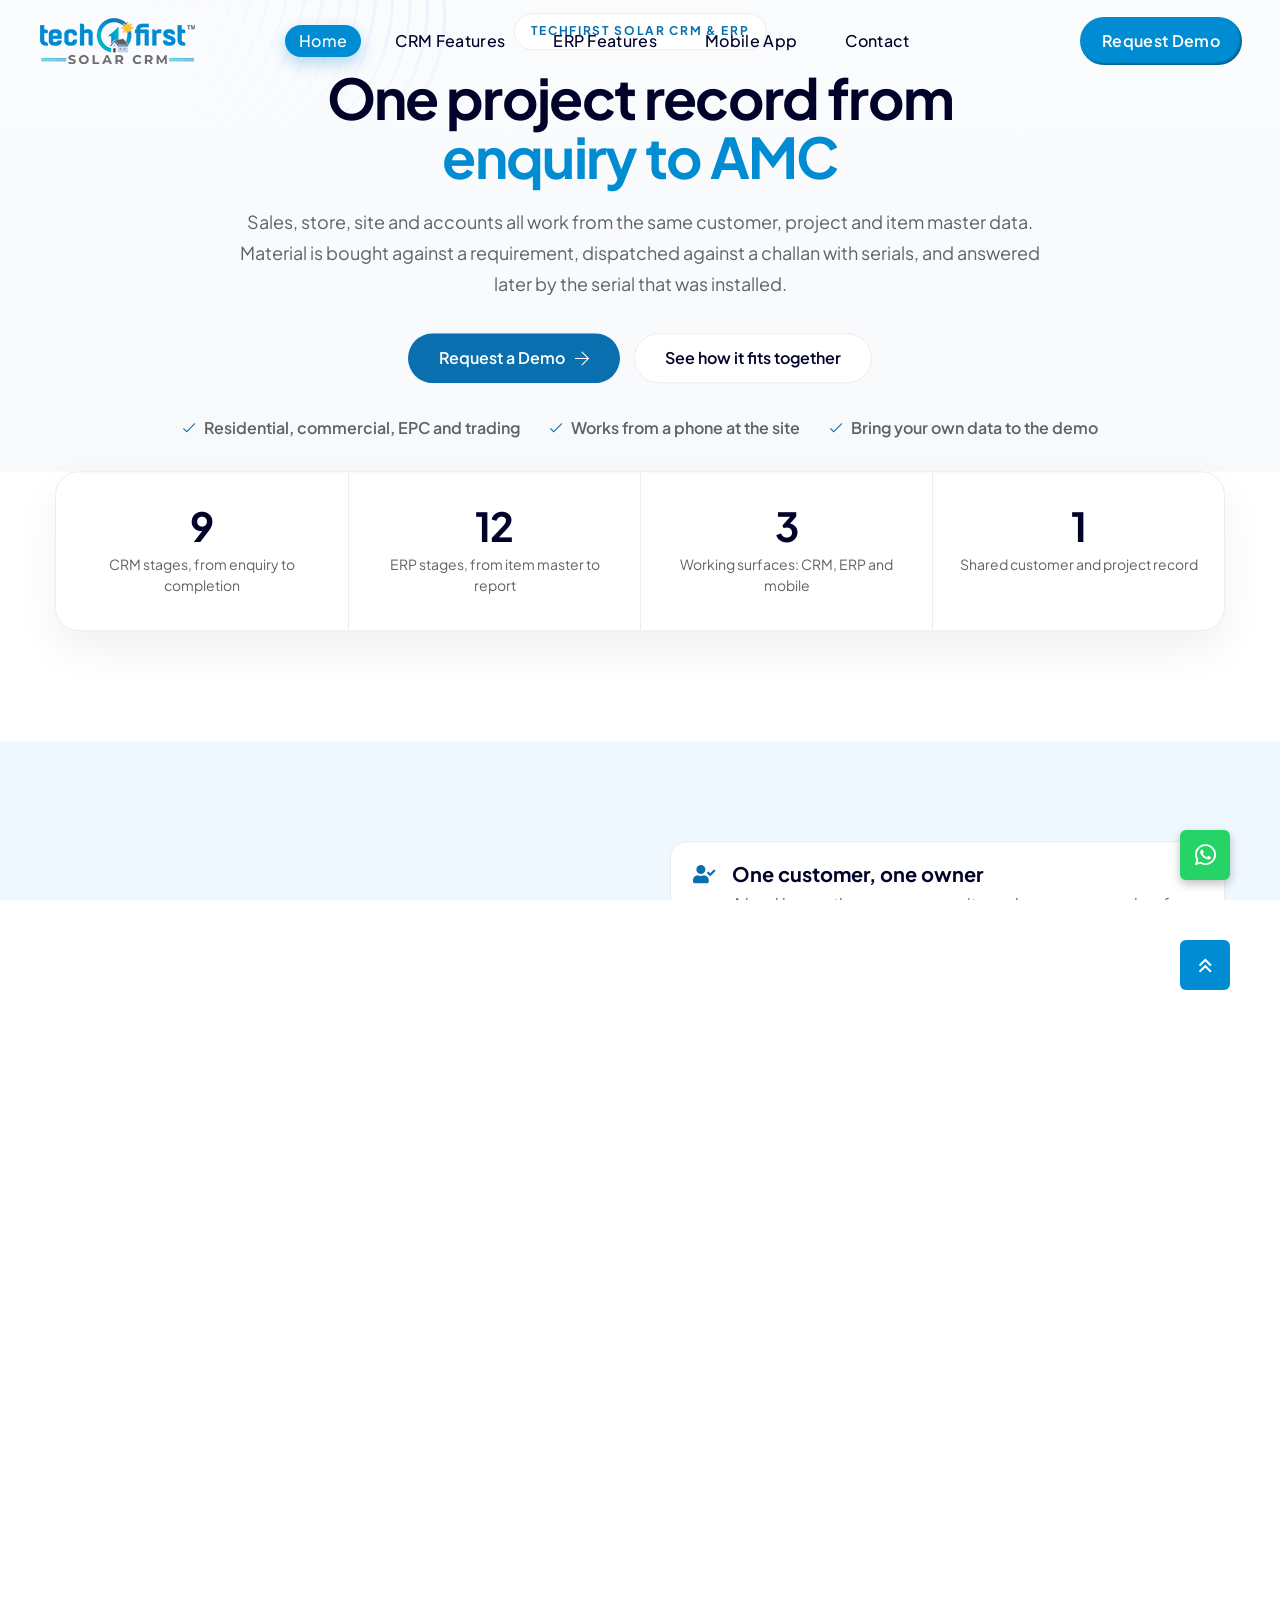
<file: index.html>
<!doctype html>
<html class="no-js" lang="en">
<head>
    <meta charset="utf-8">
    <meta http-equiv="x-ua-compatible" content="ie=edge">
    <title>TechFirst Solar | CRM &amp; ERP for Solar Businesses</title>
    <meta name="description" content="TechFirst Solar is a CRM and ERP built around the way solar work actually happens: enquiry, site survey, quotation, purchase, stock, dispatch, installation, net metering, subsidy and AMC on one project record.">
    <meta name="viewport" content="width=device-width, initial-scale=1">

    <!-- Place favicon.ico in the root directory -->
    <link rel="shortcut icon" type="image/x-icon" href="assets/img/favicon.png">

    <!-- CSS here -->
    <link rel="stylesheet" href="assets/css/bootstrap.min.css">
    <link rel="stylesheet" href="assets/css/animate.css">
    <link rel="stylesheet" href="assets/css/custom-animation.css">
    <link rel="stylesheet" href="assets/css/slick.css">
    <link rel="stylesheet" href="assets/css/nice-select.css">
    <link rel="stylesheet" href="assets/css/flaticon.css">
    <link rel="stylesheet" href="assets/css/swiper-bundle.css">
    <link rel="stylesheet" href="assets/css/meanmenu.css">
    <link rel="stylesheet" href="assets/css/font-awesome-pro.css">
    <link rel="stylesheet" href="assets/css/magnific-popup.css">
    <link rel="stylesheet" href="assets/css/spacing.css">
    <link rel="stylesheet" href="assets/css/style.css">
    
    <!-- Google tag (gtag.js) --> <script async src="https://www.googletagmanager.com/gtag/js?id=G-XVKLS8P4KV"></script> <script>   window.dataLayer = window.dataLayer || [];   function gtag(){dataLayer.push(arguments);}   gtag('js', new Date());   gtag('config', 'G-XVKLS8P4KV');   </script>
</head>

<body>

    <!-- preloader -->
    <div id="preloader">
        <div class="preloader">
            <span></span>
            <span></span>
        </div>
    </div>
    <!-- preloader end  -->

    <!-- back-to-top-start  -->
    <button class="scroll-top scroll-to-target" data-target="html">
        <i class="far fa-angle-double-up"></i>
    </button>
    <!-- back-to-top-end  -->

    <!-- whatsapp-icon-start -->
    <a href="https://wa.me/918906311311" class="whatsapp-float" target="_blank" rel="noopener noreferrer">
        <i class="fab fa-whatsapp"></i>
    </a>
    <!-- whatsapp-icon-end -->

    <header class="tp-header-height">
        <!-- tp-header-area-start -->
        <div id="header-sticky" class="header-bottom__area header__space header-sticky-bg-2 header-bottom__transparent z-index-5">
            <div class="container">
                <div class="row align-items-center">
                    <div class="col-xxl-2 col-xl-2 col-lg-2 col-md-4 col-6">
                        <div class="header-bottom__logo">
                            <a href="index.html"><img src="assets/img/logo/logo-black.png" alt="TechFirst Solar CRM ERP"></a>
                        </div>
                    </div>
                    <div class="col-xxl-7 col-xl-7 col-lg-7 d-none d-lg-block">
                        <div class="header-bottom__main-menu header-bottom__main-menu-3">
                            <nav id="mobile-menu" class="smooth">
                                <ul>
                                    <li><a href="index.html" aria-current="page">Home</a></li>
                                    <li><a href="crm-features.html">CRM Features</a></li>
                                    <li><a href="erp-features.html">ERP Features</a></li>
                                    <li><a href="mobile-app.html">Mobile App</a></li>
                                    <li><a href="contact.html">Contact</a></li>
                                </ul>
                            </nav>
                        </div>
                    </div>
                    <div class="col-xxl-3 col-xl-3 col-lg-3 col-md-8 col-6">
                        <div class="header-bottom__right d-flex align-items-center justify-content-end">
                            <div class="header-bottom__btn d-flex align-items-center">
                                <a class="tp-btn-blue-sm d-none d-md-inline-block tp-btn-hover alt-color-black" href="contact.html">
                                    <span>Request Demo</span>
                                    <b></b>
                                </a>
                                <a class="header-bottom__bar tp-menu-bar d-lg-none" href="javascript:void(0)"><i class="fal fa-bars"></i></a>
                            </div>
                        </div>
                    </div>
                </div>
            </div>
        </div>
        <!-- tp-header-area-end -->
    </header>

    <!-- tp-offcanvus-area-start -->
    <div class="tpoffcanvas-area">
        <div class="tpoffcanvas">
            <div class="tpoffcanvas__close-btn">
                <button class="close-btn"><i class="fal fa-times"></i></button>
            </div>
            <div class="tpoffcanvas__logo text-center">
                <a href="index.html">
                    <img src="assets/img/logo/logo-white.png" alt="TechFirst Solar CRM ERP">
                </a>
            </div>
            <div class="mobile-menu"></div>
            <div class="tpoffcanvas__info text-center">
                <p class="offcanva-title">Contact Us</p>
                <a href="mailto:info@techfirsterp.com">info@techfirsterp.com</a>
            </div>
            <div class="tpoffcanvas__social">
                <div class="social-icon text-center">
                    <a href="tel:+918906311311" aria-label="Call TechFirst Solar"><i class="fas fa-phone"></i></a>
                    <a href="mailto:info@techfirsterp.com" aria-label="Email TechFirst Solar"><i class="fas fa-envelope"></i></a>
                </div>
            </div>
        </div>
    </div>
    <div class="body-overlay"></div>
    <!-- tp-offcanvus-area-end -->

    <div id="smooth-wrapper">
        <div id="smooth-content">

            <main class="fix" id="home-page">

                <!-- Hero -->
                <div id="home" class="home-hero p-relative">
                    <div class="tp-hero-left-shape">
                        <img src="assets/img/hero/hero-left-shape-3-1.png" alt="">
                    </div>
                    <div class="tp-hero-3-wrapper tp-hero-3-full-width p-relative">
                        <div class="tp-hero-3-main-thumb z-index-5">
                            <img src="assets/img/hero/index.png" alt="TechFirst Solar CRM and ERP dashboard showing leads, projects, purchase orders and stock">
                        </div>
                    </div>
                    <div class="container home-hero__copy">
                        <p class="home-eyebrow wow tpfadeUp" data-wow-duration=".9s" data-wow-delay=".1s">TechFirst Solar CRM &amp; ERP</p>
                        <h1 class="home-hero__title">
                            One project record from<br>
                            <span>enquiry to AMC</span>
                        </h1>
                        <p class="home-lead wow tpfadeUp" data-wow-duration=".9s" data-wow-delay=".3s">
                            Sales, store, site and accounts all work from the same customer, project and
                            item master data. Material is bought against a requirement, dispatched against
                            a challan with serials, and answered later by the serial that was installed.
                        </p>
                        <div class="home-hero__actions wow tpfadeUp" data-wow-duration=".9s" data-wow-delay=".5s">
                            <a class="home-btn home-btn--primary" href="contact.html">
                                <span>Request a Demo</span>
                                <i class="fal fa-arrow-right"></i>
                            </a>
                            <a class="home-btn home-btn--ghost" href="#home-surfaces">
                                <span>See how it fits together</span>
                            </a>
                        </div>
                        <ul class="home-hero__points wow tpfadeUp" data-wow-duration=".9s" data-wow-delay=".7s">
                            <li><i class="fal fa-check"></i> Residential, commercial, EPC and trading</li>
                            <li><i class="fal fa-check"></i> Works from a phone at the site</li>
                            <li><i class="fal fa-check"></i> Bring your own data to the demo</li>
                        </ul>
                    </div>
                </div>
                <!-- Hero End -->

                <!-- The numbers this platform actually runs on -->
                <div class="home-section pt-0">
                    <div class="container">
                        <ul class="home-stats">
                            <li class="wow tpfadeUp" data-wow-duration=".9s" data-wow-delay=".1s">
                                <span class="home-stats__num">9</span>
                                <span class="home-stats__label">CRM stages, from enquiry to completion</span>
                            </li>
                            <li class="wow tpfadeUp" data-wow-duration=".9s" data-wow-delay=".2s">
                                <span class="home-stats__num">12</span>
                                <span class="home-stats__label">ERP stages, from item master to report</span>
                            </li>
                            <li class="wow tpfadeUp" data-wow-duration=".9s" data-wow-delay=".3s">
                                <span class="home-stats__num">3</span>
                                <span class="home-stats__label">Working surfaces: CRM, ERP and mobile</span>
                            </li>
                            <li class="wow tpfadeUp" data-wow-duration=".9s" data-wow-delay=".4s">
                                <span class="home-stats__num">1</span>
                                <span class="home-stats__label">Shared customer and project record</span>
                            </li>
                        </ul>
                    </div>
                </div>

                <!-- One record: the dark band -->
                <div class="home-thread" id="home-thread">
                    <div class="container">
                        <div class="home-thread__grid">
                            <div>
                                <p class="home-eyebrow wow tpfadeUp" data-wow-duration=".9s" data-wow-delay=".1s">Why this holds together</p>
                                <h2 class="home-heading wow tpfadeUp" data-wow-duration=".9s" data-wow-delay=".2s">
                                    The thread, <span>not the spreadsheet</span>
                                </h2>
                                <p class="home-lead wow tpfadeUp" data-wow-duration=".9s" data-wow-delay=".3s">
                                    Most solar businesses do not lose money on a bad day. They lose it on the
                                    gap between what sales promised, what the store issued and what actually
                                    got installed. A single project record closes that gap: every stage
                                    writes back to the same customer, project and item master, so nobody has
                                    to reconcile two versions of the truth.
                                </p>
                            </div>
                            <ul class="home-thread__list">
                                <li class="home-thread__item wow tpfadeUp" data-wow-duration=".9s" data-wow-delay=".2s">
                                    <i class="fas fa-user-check"></i>
                                    <div>
                                        <h3>One customer, one owner</h3>
                                        <p>A lead keeps the same owner, site and consumer number from the first call through the service request.</p>
                                    </div>
                                </li>
                                <li class="home-thread__item wow tpfadeUp" data-wow-duration=".9s" data-wow-delay=".3s">
                                    <i class="fas fa-sitemap"></i>
                                    <div>
                                        <h3>Status engines, not free-text notes</h3>
                                        <p>Leads, projects, serials and stock each move through their own defined set of states, so a stage means the same thing to everyone.</p>
                                    </div>
                                </li>
                                <li class="home-thread__item wow tpfadeUp" data-wow-duration=".9s" data-wow-delay=".4s">
                                    <i class="fas fa-link"></i>
                                    <div>
                                        <h3>kW-wise bill of materials</h3>
                                        <p>The quotation, the dispatch challan and the installed system share one component list, so a change in capacity flows through to what you buy.</p>
                                    </div>
                                </li>
                                <li class="home-thread__item wow tpfadeUp" data-wow-duration=".9s" data-wow-delay=".5s">
                                    <i class="fas fa-receipt"></i>
                                    <div>
                                        <h3>Serial-level service history</h3>
                                        <p>Warranty and AMC are answered from the serial that was actually installed, not from a memory of which customer had which complaint.</p>
                                    </div>
                                </li>
                            </ul>
                        </div>
                    </div>
                </div>

                <!-- The lifecycle -->
                <div class="home-section" id="home-lifecycle">
                    <div class="container">
                        <div class="home-section-head">
                            <p class="home-eyebrow wow tpfadeUp" data-wow-duration=".9s" data-wow-delay=".1s">The project lifecycle</p>
                            <h2 class="home-heading wow tpfadeUp" data-wow-duration=".9s" data-wow-delay=".2s">
                                One thread, <span>from first call to AMC</span>
                            </h2>
                            <p class="home-lead wow tpfadeUp" data-wow-duration=".9s" data-wow-delay=".3s">
                                Six working moments. Inside each one, the CRM and the ERP are both updating
                                the same project, which is why a dispatch can hand material over without
                                anybody re-keying it.
                            </p>
                        </div>
                        <ol class="home-rail">
                            <li class="home-rail__step wow tpfadeUp" data-wow-duration=".9s" data-wow-delay=".1s">
                                <span class="home-rail__node">01</span>
                                <h3>Enquiry</h3>
                                <p>A lead is captured once with source, capacity, location and consumer number, then assigned to an owner with a follow-up date.</p>
                            </li>
                            <li class="home-rail__step wow tpfadeUp" data-wow-duration=".9s" data-wow-delay=".2s">
                                <span class="home-rail__node">02</span>
                                <h3>Site survey</h3>
                                <p>Roof, structure, load and shadow findings are recorded during the visit, so feasibility becomes a decision instead of an opinion.</p>
                            </li>
                            <li class="home-rail__step wow tpfadeUp" data-wow-duration=".9s" data-wow-delay=".3s">
                                <span class="home-rail__node">03</span>
                                <h3>Quotation</h3>
                                <p>Residential, subsidy, commercial and trading quotes are built from your own item master, with approval and revision history kept.</p>
                            </li>
                            <li class="home-rail__step wow tpfadeUp" data-wow-duration=".9s" data-wow-delay=".4s">
                                <span class="home-rail__node">04</span>
                                <h3>Order &amp; finance</h3>
                                <p>The accepted quote becomes a sales order. Subsidy documents, loan sanction, disbursement and EMIs hang off that order rather than a side spreadsheet.</p>
                            </li>
                            <li class="home-rail__step wow tpfadeUp" data-wow-duration=".9s" data-wow-delay=".5s">
                                <span class="home-rail__node">05</span>
                                <h3>Dispatch &amp; install</h3>
                                <p>Material leaves against a delivery challan with serials, and installation confirms what was actually consumed on site.</p>
                            </li>
                            <li class="home-rail__step wow tpfadeUp" data-wow-duration=".9s" data-wow-delay=".6s">
                                <span class="home-rail__node">06</span>
                                <h3>Meter, subsidy &amp; AMC</h3>
                                <p>Meter application, subsidy claim and closure continue after commissioning, with warranty keyed to the installed serials.</p>
                            </li>
                        </ol>
                    </div>
                </div>

                <!-- The three surfaces -->
                <div class="home-section pt-0" id="home-surfaces">
                    <div class="container">
                        <div class="home-section-head">
                            <p class="home-eyebrow wow tpfadeUp" data-wow-duration=".9s" data-wow-delay=".1s">Three working layers</p>
                            <h2 class="home-heading wow tpfadeUp" data-wow-duration=".9s" data-wow-delay=".2s">
                                Pick the surface <span>you are on</span>
                            </h2>
                            <p class="home-lead wow tpfadeUp" data-wow-duration=".9s" data-wow-delay=".3s">
                                Sales, operations and service each have their own home, and all three read the
                                same customer, project and item master data. Nobody has to work in a different
                                tool depending on the hour of the day.
                            </p>
                        </div>
                        <div class="home-surfaces">
                            <article class="home-surface wow tpfadeUp" data-wow-duration=".9s" data-wow-delay=".1s">
                                <span class="home-surface__icon"><i class="fas fa-users"></i></span>
                                <span class="home-surface__tag">Sales</span>
                                <h3>CRM</h3>
                                <p>Nine stages that carry a project from the first phone call to completion, with four status engines running underneath.</p>
                                <ul class="home-surface__list">
                                    <li><i class="fal fa-check"></i> Leads, follow-ups, site visits and estimates</li>
                                    <li><i class="fal fa-check"></i> Quotations, sales orders and collections</li>
                                    <li><i class="fal fa-check"></i> Subsidy, loan sanction and EMI tracking</li>
                                </ul>
                                <a class="home-surface__link" href="crm-features.html#pipeline">
                                    <span>Explore the CRM</span>
                                    <i class="fal fa-arrow-right"></i>
                                </a>
                            </article>
                            <article class="home-surface wow tpfadeUp" data-wow-duration=".9s" data-wow-delay=".2s">
                                <span class="home-surface__icon"><i class="fas fa-warehouse"></i></span>
                                <span class="home-surface__tag">Operations</span>
                                <h3>ERP</h3>
                                <p>Twelve stages and nine modules covering store to site, where every movement is written to a credit and debit ledger.</p>
                                <ul class="home-surface__list">
                                    <li><i class="fal fa-check"></i> Items, BOM, purchase orders and goods receipt</li>
                                    <li><i class="fal fa-check"></i> Warehouse and project-wise stock balances</li>
                                    <li><i class="fal fa-check"></i> Challans, returns, adjustments and reports</li>
                                </ul>
                                <a class="home-surface__link" href="erp-features.html#erp-modules">
                                    <span>Explore the ERP</span>
                                    <i class="fal fa-arrow-right"></i>
                                </a>
                            </article>
                            <article class="home-surface wow tpfadeUp" data-wow-duration=".9s" data-wow-delay=".3s">
                                <span class="home-surface__icon"><i class="fas fa-mobile-alt"></i></span>
                                <span class="home-surface__tag">Field &amp; store</span>
                                <h3>Mobile app</h3>
                                <p>The same record from a rooftop or a store counter, built to keep working when the network does not.</p>
                                <ul class="home-surface__list">
                                    <li><i class="fal fa-check"></i> Site visits, photos, quotes and payments</li>
                                    <li><i class="fal fa-check"></i> Good receipt, issue, return and stock checks</li>
                                    <li><i class="fal fa-check"></i> Installation, serials, AMC and service</li>
                                </ul>
                                <a class="home-surface__link" href="mobile-app.html">
                                    <span>Explore the app</span>
                                    <i class="fal fa-arrow-right"></i>
                                </a>
                            </article>
                        </div>
                    </div>
                </div>

                <!-- What it actually does -->
                <div class="home-section" id="home-capabilities">
                    <div class="container">
                        <div class="home-section-head">
                            <p class="home-eyebrow wow tpfadeUp" data-wow-duration=".9s" data-wow-delay=".1s">What you get on day one</p>
                            <h2 class="home-heading wow tpfadeUp" data-wow-duration=".9s" data-wow-delay=".2s">
                                Built around <span>how solar work happens</span>
                            </h2>
                            <p class="home-lead wow tpfadeUp" data-wow-duration=".9s" data-wow-delay=".3s">
                                Not a generic CRM with a solar skin. Each of these exists because a real
                                installer, store or service team asked for it after a spreadsheet broke.
                            </p>
                        </div>
                        <div class="home-caps">
                            <article class="home-cap wow tpfadeUp" data-wow-duration=".9s" data-wow-delay=".1s">
                                <span class="home-cap__icon"><i class="fas fa-clipboard-list"></i></span>
                                <h3>Site-visit detail, not just a number</h3>
                                <p>Record load, roof, structure and shadow findings so the quotation matches the site it was measured on.</p>
                            </article>
                            <article class="home-cap wow tpfadeUp" data-wow-duration=".9s" data-wow-delay=".2s">
                                <span class="home-cap__icon"><i class="fas fa-hand-holding-usd"></i></span>
                                <h3>Subsidy, loan and EMI on the project</h3>
                                <p>Track documentation, sanction and disbursement against the order, so nobody chases a bank from a personal diary.</p>
                            </article>
                            <article class="home-cap wow tpfadeUp" data-wow-duration=".9s" data-wow-delay=".3s">
                                <span class="home-cap__icon"><i class="fas fa-layer-group"></i></span>
                                <h3>kW-wise BoM and serials</h3>
                                <p>The quotation, the dispatch challan and the installed system share one component list, down to the serial.</p>
                            </article>
                            <article class="home-cap wow tpfadeUp" data-wow-duration=".9s" data-wow-delay=".4s">
                                <span class="home-cap__icon"><i class="fas fa-tools"></i></span>
                                <h3>Installation is a status, not a note</h3>
                                <p>Material consumption and serials are confirmed against the project at site, with photos attached to the record.</p>
                            </article>
                            <article class="home-cap wow tpfadeUp" data-wow-duration=".9s" data-wow-delay=".5s">
                                <span class="home-cap__icon"><i class="fas fa-user-shield"></i></span>
                                <h3>Roles that match your team</h3>
                                <p>Owner, manager, sales, store, installer and accountant each see the data their own work needs, and nothing they should not.</p>
                            </article>
                            <article class="home-cap wow tpfadeUp" data-wow-duration=".9s" data-wow-delay=".6s">
                                <span class="home-cap__icon"><i class="fas fa-headset"></i></span>
                                <h3>Service keyed to the consumer number</h3>
                                <p>Warranty and AMC requests are answered from the installed serials, not from whoever remembers the customer.</p>
                            </article>
                        </div>
                    </div>
                </div>

                <!-- Who it is for -->
                <div class="home-section pt-0" id="home-for">
                    <div class="container">
                        <div class="home-section-head">
                            <p class="home-eyebrow wow tpfadeUp" data-wow-duration=".9s" data-wow-delay=".1s">Who it is for</p>
                            <h2 class="home-heading wow tpfadeUp" data-wow-duration=".9s" data-wow-delay=".2s">
                                Sized to <span>the way you work</span>
                            </h2>
                        </div>
                        <div class="home-aud">
                            <article class="home-aud__item wow tpfadeUp" data-wow-duration=".9s" data-wow-delay=".1s">
                                <span class="home-aud__icon"><i class="fas fa-home"></i></span>
                                <div>
                                    <h3>Residential and small EPC teams</h3>
                                    <p>A handful of people doing everything from enquiry to installation need one place to see the week, not five tools to reconcile.</p>
                                </div>
                            </article>
                            <article class="home-aud__item wow tpfadeUp" data-wow-duration=".9s" data-wow-delay=".2s">
                                <span class="home-aud__icon"><i class="fas fa-industry"></i></span>
                                <div>
                                    <h3>Commercial and industrial EPC</h3>
                                    <p>Larger capacities and multiple sites, where material planning and stage-wise project tracking start to matter more than the lead count.</p>
                                </div>
                            </article>
                            <article class="home-aud__item wow tpfadeUp" data-wow-duration=".9s" data-wow-delay=".3s">
                                <span class="home-aud__icon"><i class="fas fa-boxes"></i></span>
                                <div>
                                    <h3>Trading and distribution</h3>
                                    <p>Serial-level stock, delivery challans and B2B reporting, for teams whose job ends at the gate rather than at the rooftop.</p>
                                </div>
                            </article>
                            <article class="home-aud__item wow tpfadeUp" data-wow-duration=".9s" data-wow-delay=".4s">
                                <span class="home-aud__icon"><i class="fas fa-solar-panel"></i></span>
                                <div>
                                    <h3>Service and AMC teams</h3>
                                    <p>Consumer numbers, installed serials and warranty history together, so a repeat visit starts with the full picture already open.</p>
                                </div>
                            </article>
                        </div>
                    </div>
                </div>

                <!-- Closing CTA -->
                <div class="home-cta" id="home-cta">
                    <div class="container">
                        <h2 class="wow tpfadeUp" data-wow-duration=".9s" data-wow-delay=".1s">
                            Bring one real project. <span>We will walk the flow with you.</span>
                        </h2>
                        <p class="wow tpfadeUp" data-wow-duration=".9s" data-wow-delay=".2s">
                            The demo runs on your data, not a demo tenant. No commitment &mdash; decide
                            afterwards on whether the flow fits the way your team already works.
                        </p>
                        <div class="home-cta__actions wow tpfadeUp" data-wow-duration=".9s" data-wow-delay=".3s">
                            <a class="home-btn home-btn--primary" href="contact.html">
                                <span>Request a Demo</span>
                                <i class="fal fa-arrow-right"></i>
                            </a>
                            <a class="home-btn home-btn--ghost" href="tel:+918906311311">
                                <span>Talk to us: +91 8906 311 311</span>
                            </a>
                        </div>
                        <p class="home-cta__note wow tpfadeUp" data-wow-duration=".9s" data-wow-delay=".4s">
                            info@techfirsterp.com
                        </p>
                    </div>
                </div>

            </main>

            <div class="footer-bottom-content tp-browser-bg-shape" data-background="assets/img/footer/overly.png">

                <footer>
                    <!-- Footer Slide -->
                    <div class="tp-footer-slide pb-80">
                        <div class="container-fluid g-0">
                            <div class="row g-0 justify-content-center">
                                <div class="footer-slide-active">
                                    <div class="footer-slide-wrapper">
                                        <div class="footer-slide-item">
                                            <i class="fal fa-check"></i>
                                            <span>Free Demo</span>
                                        </div>
                                    </div>
                                    <div class="footer-slide-wrapper">
                                        <div class="footer-slide-item">
                                            <i class="fal fa-check"></i>
                                            <span>Lead to AMC Lifecycle</span>
                                        </div>
                                    </div>
                                    <div class="footer-slide-wrapper">
                                        <div class="footer-slide-item">
                                            <i class="fal fa-check"></i>
                                            <span>All-in-one CRM & ERP</span>
                                        </div>
                                    </div>
                                    <div class="footer-slide-wrapper">
                                        <div class="footer-slide-item">
                                            <i class="fal fa-check"></i>
                                            <span>BoM &amp; Serial Tracking</span>
                                        </div>
                                    </div>
                                    <div class="footer-slide-wrapper">
                                        <div class="footer-slide-item">
                                            <i class="fal fa-check"></i>
                                            <span>Warehouse &amp; Project Stock</span>
                                        </div>
                                    </div>
                                    <div class="footer-slide-wrapper">
                                        <div class="footer-slide-item">
                                            <i class="fal fa-check"></i>
                                            <span>Dispatch &amp; Installation</span>
                                        </div>
                                    </div>
                                    <div class="footer-slide-wrapper">
                                        <div class="footer-slide-item">
                                            <i class="fal fa-check"></i>
                                            <span>Quotation &amp; Rate Calculator</span>
                                        </div>
                                    </div>
                                    <div class="footer-slide-wrapper">
                                        <div class="footer-slide-item">
                                            <i class="fal fa-check"></i>
                                            <span>Reports &amp; Export</span>
                                        </div>
                                    </div>
                                </div>
                            </div>
                        </div>
                    </div>
                    <!-- Footer Slide End -->

                    <!-- Footer Area -->
                    <div class="tp-footer__pl-pr">
                        <div class="tp-footer__area tp-footer__tp-border-bottom">
                            <div class="container">
                                <div class="row">
                                    <div class="col-xl-3 col-lg-6 col-md-6 pb-30 wow tpfadeUp" data-wow-duration=".9s" data-wow-delay=".3s">
                                        <div class="tp-footer__widget footer-widget-3 footer-col-3-1">
                                            <div class="tp-footer__logo mb-25">
                                                <a href="index.html">
                                                    <img src="assets/img/logo/logo-black.png" alt="TechFirst Solar CRM ERP">
                                                </a>
                                            </div>
                                            <div class="tp-footer__contact-info">
                                                <p>Complete Solar Business Management Solution - CRM & ERP in one platform</p>
                                                <ul>
                                                    <li>
                                                        <span>
                                                            <svg width="22" height="22" viewBox="0 0 22 22" fill="none" xmlns="http://www.w3.org/2000/svg">
                                                                <path opacity="0.3" d="M7.08443 4.76996L7.84597 6.13453C8.53323 7.36598 8.25734 8.98143 7.17492 10.0639C7.17492 10.0639 7.17492 10.0639 7.17492 10.0639C7.1748 10.064 5.86209 11.3769 8.24247 13.7573C10.6222 16.137 11.9351 14.8257 11.9359 14.8249C11.936 14.8248 11.9359 14.8248 11.936 14.8248C13.0184 13.7424 14.6338 13.4666 15.8653 14.1538L17.2298 14.9153C19.0893 15.9531 19.3089 18.5609 17.6745 20.1953C16.6923 21.1775 15.4892 21.9417 14.1592 21.9921C11.9202 22.077 8.11782 21.5103 4.30364 17.6961C0.489452 13.882 -0.0771917 10.0796 0.00768762 7.84062C0.0581084 6.5106 0.822313 5.30745 1.80444 4.32532C3.43891 2.69085 6.04667 2.91046 7.08443 4.76996Z" fill="#01103D" />
                                                                <path d="M10.8646 0.739036C10.9423 0.25925 11.3959 -0.0662177 11.8757 0.0114575C11.9054 0.0171423 12.0009 0.0350017 12.051 0.046152C12.1511 0.0684501 12.2908 0.102781 12.4649 0.153502C12.8132 0.254933 13.2996 0.422028 13.8835 0.689721C15.0526 1.22567 16.6083 2.16321 18.2226 3.77756C19.8369 5.3919 20.7745 6.9476 21.3104 8.11662C21.5781 8.70051 21.7452 9.187 21.8467 9.53524C21.8974 9.70938 21.9317 9.84904 21.954 9.94917C21.9652 9.99923 21.9733 10.0394 21.979 10.0691L21.9857 10.1057C22.0634 10.5855 21.7409 11.0578 21.2611 11.1355C20.7827 11.213 20.332 10.8891 20.2524 10.4115C20.25 10.3987 20.2432 10.3643 20.236 10.3318C20.2215 10.2668 20.1965 10.1637 20.1568 10.0274C20.0774 9.75482 19.9395 9.34961 19.7105 8.85013C19.2531 7.85239 18.4305 6.47462 16.978 5.02212C15.5255 3.56963 14.1478 2.74709 13.15 2.28967C12.6505 2.06068 12.2453 1.92277 11.9727 1.84336C11.8364 1.80366 11.6651 1.76434 11.6001 1.74987C11.1226 1.67029 10.7872 1.21745 10.8646 0.739036Z" fill="#01103D" />
                                                                <path fill-rule="evenodd" clip-rule="evenodd" d="M11.1301 4.78659C11.2636 4.31926 11.7507 4.04866 12.2181 4.18218L11.9763 5.02836C12.2181 4.18218 12.2181 4.18218 12.2181 4.18218L12.2198 4.18266L12.2216 4.18318L12.2255 4.18433L12.2346 4.18704L12.2578 4.19427C12.2755 4.19993 12.2976 4.2073 12.3239 4.21665C12.3766 4.23535 12.4463 4.26194 12.5317 4.29856C12.7026 4.37182 12.9362 4.48496 13.2231 4.65476C13.7975 4.99467 14.5815 5.55928 15.5026 6.48035C16.4236 7.40143 16.9883 8.18547 17.3282 8.7598C17.498 9.04671 17.6111 9.28029 17.6844 9.45123C17.721 9.53666 17.7476 9.60631 17.7663 9.65901C17.7756 9.68535 17.783 9.70745 17.7887 9.72514L17.7959 9.74836L17.7986 9.75745L17.7997 9.76137L17.8003 9.76316C17.8003 9.76316 17.8007 9.76485 16.9546 10.0066L17.8007 9.76485C17.9343 10.2322 17.6637 10.7193 17.1963 10.8528C16.733 10.9852 16.2502 10.7203 16.1119 10.2602L16.1075 10.2476C16.1013 10.23 16.0883 10.1953 16.0666 10.1446C16.0232 10.0433 15.9445 9.87754 15.8135 9.65625C15.5519 9.21418 15.0793 8.54623 14.258 7.72492C13.4367 6.9036 12.7687 6.43107 12.3267 6.16944C12.1054 6.03847 11.9397 5.95974 11.8384 5.91633C11.7877 5.8946 11.753 5.88165 11.7353 5.8754L11.7227 5.87106C11.2626 5.73274 10.9977 5.24996 11.1301 4.78659Z" fill="#01103D" />
                                                            </svg>
                                                        </span>
                                                        <a class="first-child" href="tel:+918906311311">+91 8906 311 311</a>
                                                    </li>
                                                    <li>
                                                        <span>
                                                            <svg width="20" height="20" viewBox="0 0 20 20" fill="none" xmlns="http://www.w3.org/2000/svg">
                                                                <path opacity="0.3" d="M10 20C15.5228 20 20 15.5228 20 10C20 4.47715 15.5228 0 10 0C4.47715 0 0 4.47715 0 10C0 11.5997 0.375616 13.1116 1.04346 14.4525C1.22094 14.8088 1.28001 15.2161 1.17712 15.6006L0.581511 17.8267C0.322954 18.793 1.20701 19.677 2.17335 19.4185L4.39939 18.8229C4.78393 18.72 5.19121 18.7791 5.54753 18.9565C6.88836 19.6244 8.40032 20 10 20Z" fill="#01103D" />
                                                                <path d="M5.825 10.85C5.36937 10.85 5 11.2194 5 11.675C5 12.1306 5.36937 12.5 5.825 12.5H11.875C12.3306 12.5 12.7 12.1306 12.7 11.675C12.7 11.2194 12.3306 10.85 11.875 10.85H5.825Z" fill="#1C274C" />
                                                                <path d="M5.825 7C5.36937 7 5 7.36937 5 7.825C5 8.28063 5.36937 8.65 5.825 8.65H14.625C15.0806 8.65 15.45 8.28063 15.45 7.825C15.45 7.36937 15.0806 7 14.625 7H5.825Z" fill="#1C274C" />
                                                            </svg>
                                                        </span>
                                                        <a href="mailto:info@techfirsterp.com">info@techfirsterp.com</a>
                                                    </li>
                                                </ul>
                                            </div>
                                        </div>
                                    </div>
                                    <div class="col-xl-4 col-lg-6 col-md-6 pb-30 wow tpfadeUp" data-wow-duration=".9s" data-wow-delay=".5s">
                                        <div class="tp-footer__widget footer-widget-3 footer-col-3-2">
                                            <h2 class="tp-footer__widget-title">CRM Features</h2>
                                            <div class="tp-footer__content">
                                                <ul>
                                                    <li><a href="crm-features.html#pipeline">Enquiry to Completion Pipeline</a></li>
                                                    <li><a href="crm-features.html#status-engines">Status Engines &amp; Business Rules</a></li>
                                                    <li><a href="crm-features.html#users-access">Users, Roles &amp; Access</a></li>
                                                    <li><a href="crm-features.html">Full CRM Tour</a></li>
                                                    <li><a href="mobile-app.html">Mobile App</a></li>
                                                </ul>
                                            </div>
                                        </div>
                                    </div>
                                    <div class="col-xl-2 col-lg-6 col-md-6 pb-30 wow tpfadeUp" data-wow-duration=".9s" data-wow-delay=".7s">
                                        <div class="tp-footer__widget footer-widget-3 footer-col-3-3">
                                            <h2 class="tp-footer__widget-title">ERP Features</h2>
                                            <div class="tp-footer__content">
                                                <ul>
                                                    <li><a href="erp-features.html#erp-flow">Item Master to Report</a></li>
                                                    <li><a href="erp-features.html#erp-modules">The Nine Modules</a></li>
                                                    <li><a href="erp-features.html#erp-ledger">Serial &amp; Stock Tracking</a></li>
                                                    <li><a href="erp-features.html#erp-reports">Reports &amp; Analysis</a></li>
                                                    <li><a href="erp-features.html">Full ERP Tour</a></li>
                                                </ul>
                                            </div>
                                        </div>
                                    </div>
                                    <div class="col-xl-3 col-lg-6 col-md-6 pb-30 wow tpfadeUp" data-wow-duration=".9s" data-wow-delay=".9s">
                                        <div class="tp-footer__widget footer-widget-3 footer-col-3-4">
                                            <h2 class="tp-footer__widget-title">Get In Touch</h2>
                                            <div class="tp-footer__input mb-35 p-relative">
                                                <form action="contact.html" method="get">
                                                    <input type="email" name="email" placeholder="Your email address" aria-label="Your email address">
                                                    <span>
                                                        <svg width="18" height="16" viewBox="0 0 18 16" fill="none" xmlns="http://www.w3.org/2000/svg">
                                                            <path d="M13 14.6H5C2.6 14.6 1 13.4 1 10.6V5C1 2.2 2.6 1 5 1H13C15.4 1 17 2.2 17 5V10.6C17 13.4 15.4 14.6 13 14.6Z" stroke="#5F6168" stroke-width="1.5" stroke-miterlimit="10" stroke-linecap="round" stroke-linejoin="round" />
                                                            <path opacity="0.4" d="M13 5.39993L10.496 7.39993C9.672 8.05593 8.32 8.05593 7.496 7.39993L5 5.39993" stroke="#5F6168" stroke-width="1.5" stroke-miterlimit="10" stroke-linecap="round" stroke-linejoin="round" />
                                                        </svg>
                                                    </span>
                                                    <button type="submit">
                                                        <svg width="14" height="16" viewBox="0 0 14 14" fill="none" xmlns="http://www.w3.org/2000/svg">
                                                            <path d="M1.00098 7H13.001" stroke="currentColor" stroke-width="2" stroke-linecap="round" stroke-linejoin="round" />
                                                            <path d="M7.00098 1L13.001 7L7.00098 13" stroke="currentColor" stroke-width="2" stroke-linecap="round" stroke-linejoin="round" />
                                                        </svg>
                                                    </button>
                                                </form>
                                            </div>
                                            <div class="tp-footer__social-3">
                                                <h2 class="tp-footer__social-title">Talk To Us</h2>
                                                <a href="tel:+918906311311" aria-label="Call TechFirst Solar"><i class="fas fa-phone"></i></a>
                                                <a href="mailto:info@techfirsterp.com" aria-label="Email TechFirst Solar"><i class="fas fa-envelope"></i></a>
                                                <a href="contact.html" aria-label="Contact form"><i class="fas fa-paper-plane"></i></a>
                                            </div>
                                        </div>
                                    </div>
                                </div>
                            </div>
                        </div>
                        <div class="tp-copyright__area pt-25 pb-40">
                            <div class="container">
                                <div class="row justify-content-center">
                                    <div class="col-xl-6 col-lg-6 col-md-6">
                                        <div class="tp-copyright__text tp-copyright__text-3 text-center">
                                            <span>Copyright &copy; 2026 <a href="https://www.techfirsterp.com" target="_blank">TechFirst ERP</a>. All Rights Reserved.</span>
                                        </div>
                                    </div>
                                </div>
                            </div>
                        </div>
                    </div>
                    <!-- Footer Area End -->
                </footer>
            </div>

        </div>
    </div>

    <!-- JS here -->
    <script src="assets/js/jquery.js"></script>
    <script src="assets/js/waypoints.js"></script>
    <script src="assets/js/bootstrap.bundle.min.js"></script>
    <script src="assets/js/slick.min.js"></script>
    <script src="assets/js/magnific-popup.js"></script>
    <script src="assets/js/counterup.js"></script>
    <script src="assets/js/wow.js"></script>
    <script src="assets/js/nice-select.js"></script>
    <script src="assets/js/swiper-bundle.js"></script>
    <script src="assets/js/meanmenu.js"></script>
    <script src="assets/js/tilt.jquery.js"></script>
    <script src="assets/js/isotope-pkgd.js"></script>
    <script src="assets/js/imagesloaded-pkgd.js"></script>
    <script src="assets/js/ajax-form.js"></script>
    <script src="assets/js/gsap.min.js"></script>
    <script src="assets/js/ScrollTrigger.min.js"></script>
    <script src="assets/js/split-text.min.js"></script>
    <script src="assets/js/ScrollSmoother.min.js"></script>
    <script src="assets/js/parallax-scroll.js"></script>
    <script src="assets/js/purecounter.js"></script>
    <script src="assets/js/jarallax.js"></script>
    <script src="assets/js/main.js"></script>

</body>

</html>
</file>
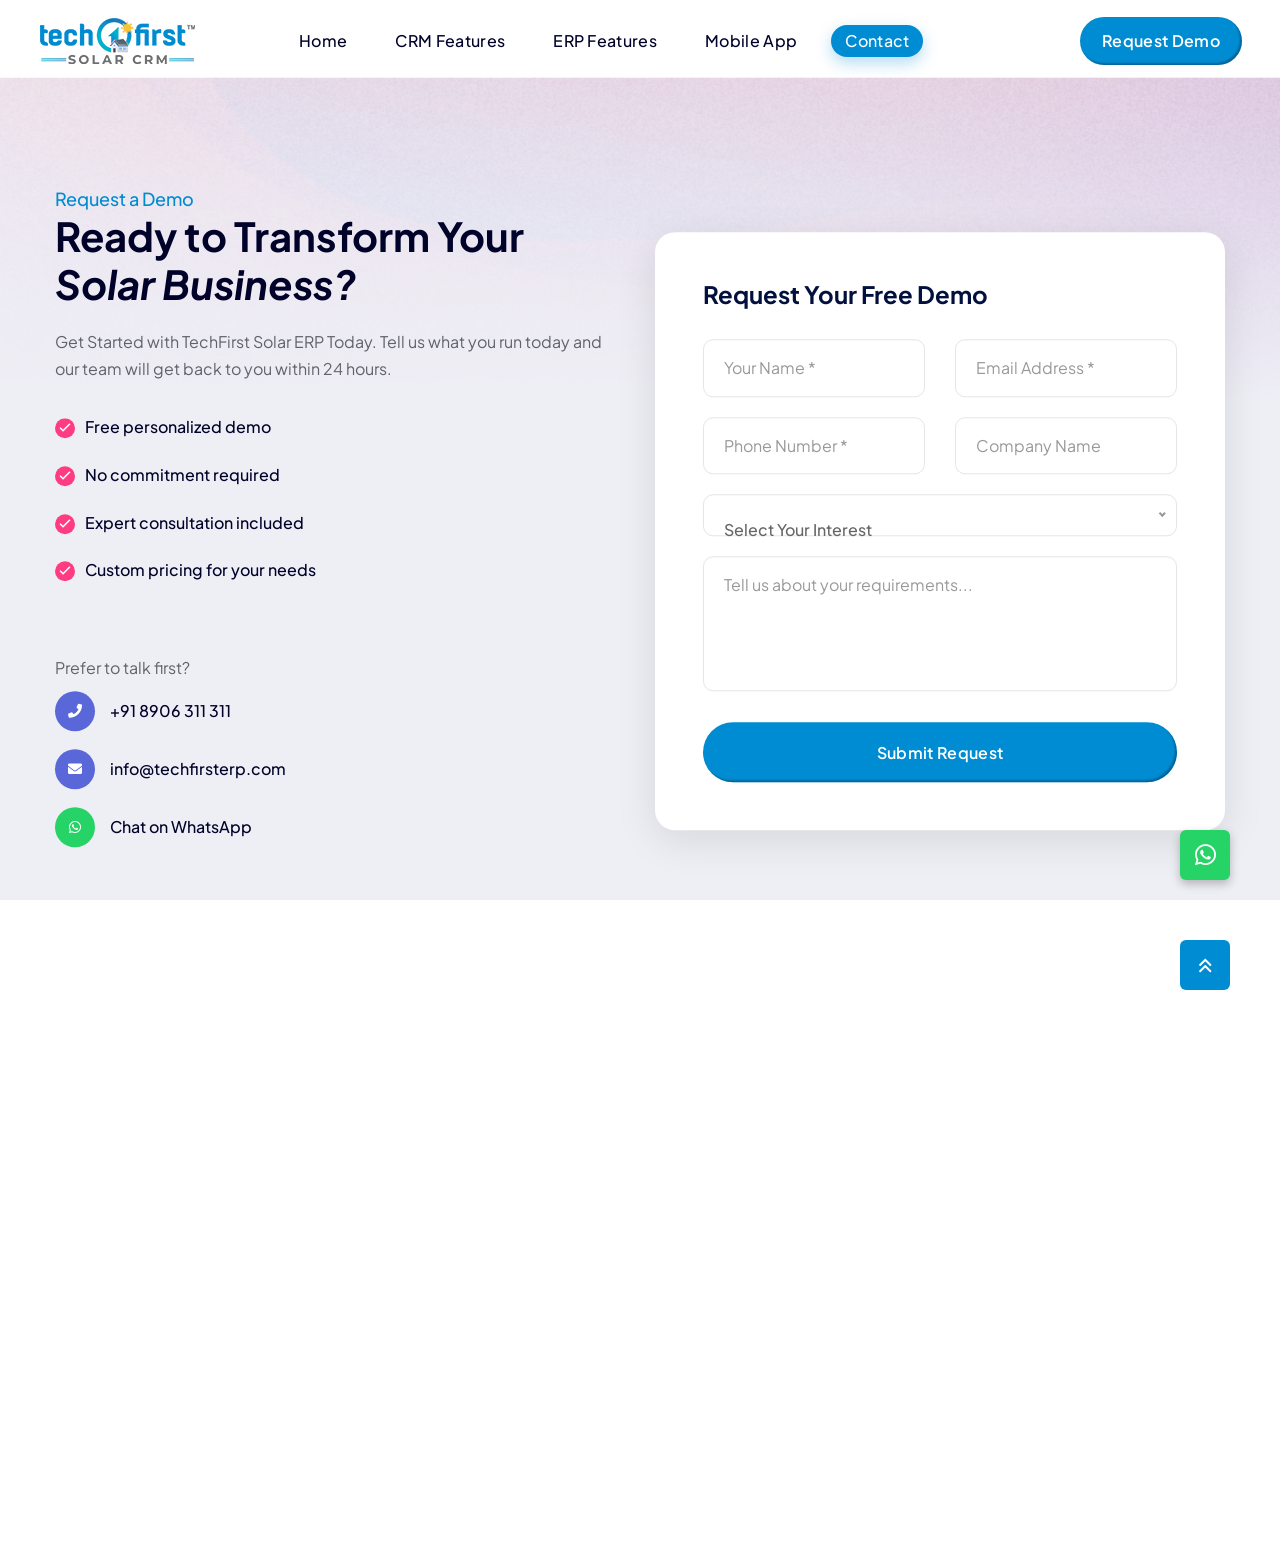
<file: contact.html>
<!doctype html>
<html class="no-js" lang="en">

<head>
    <meta charset="utf-8">
    <meta http-equiv="x-ua-compatible" content="ie=edge">
        <title>Contact TechFirst Solar | Request a CRM or ERP Demo</title>
        <meta name="description" content="Request a personalized demo of TechFirst Solar CRM, ERP and Mobile App. Call +91 8906 311 311 or message us on WhatsApp and get a reply within 24 hours.">
    <meta name="viewport" content="width=device-width, initial-scale=1">

    <link rel="shortcut icon" type="image/x-icon" href="assets/img/favicon.png">

    <link rel="stylesheet" href="assets/css/bootstrap.min.css">
    <link rel="stylesheet" href="assets/css/animate.css">
    <link rel="stylesheet" href="assets/css/custom-animation.css">
    <link rel="stylesheet" href="assets/css/slick.css">
    <link rel="stylesheet" href="assets/css/nice-select.css">
    <link rel="stylesheet" href="assets/css/flaticon.css">
    <link rel="stylesheet" href="assets/css/swiper-bundle.css">
    <link rel="stylesheet" href="assets/css/meanmenu.css">
    <link rel="stylesheet" href="assets/css/font-awesome-pro.css">
    <link rel="stylesheet" href="assets/css/magnific-popup.css">
    <link rel="stylesheet" href="assets/css/spacing.css">
    <link rel="stylesheet" href="assets/css/style.css">

    <script async src="https://www.googletagmanager.com/gtag/js?id=G-XVKLS8P4KV"></script> <script>   window.dataLayer = window.dataLayer || [];   function gtag(){dataLayer.push(arguments);}   gtag('js', new Date());   gtag('config', 'G-XVKLS8P4KV');   </script>
</head>

<body>

    <div id="preloader">
        <div class="preloader">
            <span></span>
            <span></span>
        </div>
    </div>

    <button class="scroll-top scroll-to-target" data-target="html">
        <i class="far fa-angle-double-up"></i>
    </button>

    <a href="https://wa.me/918906311311" class="whatsapp-float" target="_blank" rel="noopener noreferrer">
        <i class="fab fa-whatsapp"></i>
    </a>

    <header class="tp-header-height">
        <div id="header-sticky" class="header-bottom__area header__space header-sticky-bg-2 header-bottom__transparent z-index-5">
            <div class="container">
                <div class="row align-items-center">
                    <div class="col-xxl-2 col-xl-2 col-lg-2 col-md-4 col-6">
                        <div class="header-bottom__logo">
                            <a href="index.html"><img src="assets/img/logo/logo-black.png" alt="TechFirst Solar CRM ERP"></a>
                        </div>
                    </div>
                    <div class="col-xxl-7 col-xl-7 col-lg-7 d-none d-lg-block">
                        <div class="header-bottom__main-menu header-bottom__main-menu-3">
                            <nav id="mobile-menu" class="smooth">
                                <ul>
                                    <li><a href="index.html">Home</a></li>
                                    <li><a href="crm-features.html">CRM Features</a></li>
                                    <li><a href="erp-features.html">ERP Features</a></li>
                                    <li><a href="mobile-app.html">Mobile App</a></li>
                                    <li><a href="contact.html" aria-current="page">Contact</a></li>
                                </ul>
                            </nav>
                        </div>
                    </div>
                    <div class="col-xxl-3 col-xl-3 col-lg-3 col-md-8 col-6">
                        <div class="header-bottom__right d-flex align-items-center justify-content-end">
                            <div class="header-bottom__btn d-flex align-items-center">
                                <a class="tp-btn-blue-sm d-none d-md-inline-block tp-btn-hover alt-color-black" href="contact.html">
                                    <span>Request Demo</span>
                                    <b></b>
                                </a>
                                <a class="header-bottom__bar tp-menu-bar d-lg-none" href="javascript:void(0)"><i class="fal fa-bars"></i></a>
                            </div>
                        </div>
                    </div>
                </div>
            </div>
        </div>
    </header>

    <div class="tpoffcanvas-area">
        <div class="tpoffcanvas">
            <div class="tpoffcanvas__close-btn">
                <button class="close-btn"><i class="fal fa-times"></i></button>
            </div>
            <div class="tpoffcanvas__logo text-center">
                <a href="index.html">
                    <img src="assets/img/logo/logo-white.png" alt="TechFirst Solar CRM ERP">
                </a>
            </div>
            <div class="mobile-menu"></div>
            <div class="tpoffcanvas__info text-center">
                <p class="offcanva-title">Contact Us</p>
                <a href="mailto:info@techfirsterp.com">info@techfirsterp.com</a>
            </div>
            <div class="tpoffcanvas__social">
                <div class="social-icon text-center">
                    <a href="tel:+918906311311" aria-label="Call TechFirst Solar"><i class="fas fa-phone"></i></a>
                    <a href="mailto:info@techfirsterp.com" aria-label="Email TechFirst Solar"><i class="fas fa-envelope"></i></a>
                </div>
            </div>
        </div>
    </div>
    <div class="body-overlay"></div>

    <div id="smooth-wrapper">
        <div id="smooth-content">

            <div class="footer-bottom-content tp-browser-bg-shape" data-background="assets/img/footer/overly.png">

                <div id="contact" class="tp-browser-details-area pt-110 pb-80 p-relative" role="main">
                    <div class="container">
                        <div class="row align-items-center">
                            <div class="col-xl-6 col-lg-6 wow tpfadeLeft" data-wow-duration=".9s" data-wow-delay=".3s">
                                <div class="tp-browser-section-box mb-30">
                                    <p class="tp-integration-subtitle">Request a Demo</p>
                                    <h1 class="tp-section-title-3 pb-20">Ready to Transform Your <span>Solar Business?</span></h1>
                                    <p class="pb-20">Get Started with TechFirst Solar ERP Today. Tell us what you run today and our team will get back to you within 24 hours.</p>
                                    <div class="tp-about__list">
                                        <ul>
                                            <li><i class="fal fa-check"></i>Free personalized demo</li>
                                            <li><i class="fal fa-check"></i>No commitment required</li>
                                            <li><i class="fal fa-check"></i>Expert consultation included</li>
                                            <li><i class="fal fa-check"></i>Custom pricing for your needs</li>
                                        </ul>
                                    </div>
                                    <div class="tp-browser-section-box mt-30">
                                        <p class="mb-10">Prefer to talk first?</p>
                                        <a class="tp-about__list-item" href="tel:+918906311311"><i class="fas fa-phone"></i> <span>+91 8906 311 311</span></a>
                                        <a class="tp-about__list-item" href="mailto:info@techfirsterp.com"><i class="fas fa-envelope"></i> <span>info@techfirsterp.com</span></a>
                                        <a class="tp-about__list-item tp-about__list-item--whatsapp" href="https://wa.me/918906311311?text=Hi%20TechFirst%20ERP%2C%20I%20would%20like%20a%20demo%20of%20the%20Solar%20CRM%20and%20ERP." target="_blank" rel="noopener noreferrer"><i class="fab fa-whatsapp"></i> <span>Chat on WhatsApp</span></a>
                                    </div>
                                </div>
                            </div>
                            <div class="col-xl-6 col-lg-6 wow tpfadeRight" data-wow-duration=".9s" data-wow-delay=".5s">
                                <div class="demo-form-wrapper p-5">
                                    <h2 class="mb-30 demo-form__title">Request Your Free Demo</h2>
                                    <form action="mailto:info@techfirsterp.com" method="post" enctype="text/plain" class="demo-request-form">
                                        <div class="row">
                                            <div class="col-md-6 mb-20">
                                                <input type="text" class="demo-request-form__field" name="name" autocomplete="name" placeholder="Your Name *" aria-label="Your Name" required>
                                            </div>
                                            <div class="col-md-6 mb-20">
                                                <input type="email" class="demo-request-form__field" name="email" autocomplete="email" placeholder="Email Address *" aria-label="Email Address" required>
                                            </div>
                                            <div class="col-md-6 mb-20">
                                                <input type="tel" class="demo-request-form__field" name="phone" autocomplete="tel" placeholder="Phone Number *" aria-label="Phone Number" required>
                                            </div>
                                            <div class="col-md-6 mb-20">
                                                <input type="text" class="demo-request-form__field" name="company" autocomplete="organization" placeholder="Company Name" aria-label="Company Name">
                                            </div>
                                            <div class="col-12 mb-20">
                                                <select class="demo-request-form__field demo-request-form__select" name="interest" aria-label="Select Your Interest">
                                                    <option value="">Select Your Interest</option>
                                                    <option value="crm">Solar CRM Only</option>
                                                    <option value="erp">Solar ERP Only</option>
                                                    <option value="mobile">Mobile App</option>
                                                    <option value="both">Both CRM &amp; ERP</option>
                                                </select>
                                            </div>
                                            <div class="col-12 mb-25">
                                                <textarea class="demo-request-form__field demo-request-form__message" name="message" rows="4" placeholder="Tell us about your requirements..." aria-label="Your Requirements"></textarea>
                                            </div>
                                            <div class="col-12">
                                                <button type="submit" class="tp-btn-blue-lg tp-btn-hover alt-color-black w-100 demo-request-form__submit">
                                                    <span>Submit Request</span>
                                                    <b></b>
                                                </button>
                                            </div>
                                        </div>
                                    </form>
                                </div>
                            </div>
                        </div>
                    </div>
                </div>
                <footer>
                    <div class="tp-footer-slide pb-80">
                        <div class="container-fluid g-0">
                            <div class="row g-0 justify-content-center">
                                <div class="footer-slide-active">
                                    <div class="footer-slide-wrapper">
                                        <div class="footer-slide-item">
                                            <i class="fal fa-check"></i>
                                            <span>Free Demo</span>
                                        </div>
                                    </div>
                                    <div class="footer-slide-wrapper">
                                        <div class="footer-slide-item">
                                            <i class="fal fa-check"></i>
                                            <span>Lead to AMC Lifecycle</span>
                                        </div>
                                    </div>
                                    <div class="footer-slide-wrapper">
                                        <div class="footer-slide-item">
                                            <i class="fal fa-check"></i>
                                            <span>All-in-one CRM &amp; ERP</span>
                                        </div>
                                    </div>
                                    <div class="footer-slide-wrapper">
                                        <div class="footer-slide-item">
                                            <i class="fal fa-check"></i>
                                            <span>BoM &amp; Serial Tracking</span>
                                        </div>
                                    </div>
                                    <div class="footer-slide-wrapper">
                                        <div class="footer-slide-item">
                                            <i class="fal fa-check"></i>
                                            <span>Warehouse &amp; Project Stock</span>
                                        </div>
                                    </div>
                                    <div class="footer-slide-wrapper">
                                        <div class="footer-slide-item">
                                            <i class="fal fa-check"></i>
                                            <span>Dispatch &amp; Installation</span>
                                        </div>
                                    </div>
                                    <div class="footer-slide-wrapper">
                                        <div class="footer-slide-item">
                                            <i class="fal fa-check"></i>
                                            <span>Quotation &amp; Rate Calculator</span>
                                        </div>
                                    </div>
                                    <div class="footer-slide-wrapper">
                                        <div class="footer-slide-item">
                                            <i class="fal fa-check"></i>
                                            <span>Reports &amp; Export</span>
                                        </div>
                                    </div>
                                </div>
                            </div>
                        </div>
                    </div>

                    <div class="tp-footer__pl-pr">
                        <div class="tp-footer__area tp-footer__tp-border-bottom">
                            <div class="container">
                                <div class="row">
                                    <div class="col-xl-3 col-lg-6 col-md-6 pb-30 wow tpfadeUp" data-wow-duration=".9s" data-wow-delay=".3s">
                                        <div class="tp-footer__widget footer-widget-3 footer-col-3-1">
                                            <div class="tp-footer__logo mb-25">
                                                <a href="index.html">
                                                    <img src="assets/img/logo/logo-black.png" alt="TechFirst Solar CRM ERP">
                                                </a>
                                            </div>
                                            <div class="tp-footer__contact-info">
                                                <p>Complete Solar Business Management Solution - CRM &amp; ERP in one platform</p>
                                                <ul>
                                                    <li>
                                                        <span>
                                                            <svg width="22" height="22" viewBox="0 0 22 22" fill="none" xmlns="http://www.w3.org/2000/svg">
                                                                <path opacity="0.3" d="M7.08443 4.76996L7.84597 6.13453C8.53323 7.36598 8.25734 8.98143 7.17492 10.0639C7.17492 10.0639 7.17492 10.0639 7.17492 10.0639C7.1748 10.064 5.86209 11.3769 8.24247 13.7573C10.6222 16.137 11.9351 14.8257 11.9359 14.8249C11.936 14.8248 11.9359 14.8248 11.936 14.8248C13.0184 13.7424 14.6338 13.4666 15.8653 14.1538L17.2298 14.9153C19.0893 15.9531 19.3089 18.5609 17.6745 20.1953C16.6923 21.1775 15.4892 21.9417 14.1592 21.9921C11.9202 22.077 8.11782 21.5103 4.30364 17.6961C0.489452 13.882 -0.0771917 10.0796 0.00768762 7.84062C0.0581084 6.5106 0.822313 5.30745 1.80444 4.32532C3.43891 2.69085 6.04667 2.91046 7.08443 4.76996Z" fill="#01103D" />
                                                                <path d="M10.8646 0.739036C10.9423 0.25925 11.3959 -0.0662177 11.8757 0.0114575C11.9054 0.0171423 12.0009 0.0350017 12.051 0.046152C12.1511 0.0684501 12.2908 0.102781 12.4649 0.153502C12.8132 0.254933 13.2996 0.422028 13.8835 0.689721C15.0526 1.22567 16.6083 2.16321 18.2226 3.77756C19.8369 5.3919 20.7745 6.9476 21.3104 8.11662C21.5781 8.70051 21.7452 9.187 21.8467 9.53524C21.8974 9.70938 21.9317 9.84904 21.954 9.94917C21.9652 9.99923 21.9733 10.0394 21.979 10.0691L21.9857 10.1057C22.0634 10.5855 21.7409 11.0578 21.2611 11.1355C20.7827 11.213 20.332 10.8891 20.2524 10.4115C20.25 10.3987 20.2432 10.3643 20.236 10.3318C20.2215 10.2668 20.1965 10.1637 20.1568 10.0274C20.0774 9.75482 19.9395 9.34961 19.7105 8.85013C19.2531 7.85239 18.4305 6.47462 16.978 5.02212C15.5255 3.56963 14.1478 2.74709 13.15 2.28967C12.6505 2.06068 12.2453 1.92277 11.9727 1.84336C11.8364 1.80366 11.6651 1.76434 11.6001 1.74987C11.1226 1.67029 10.7872 1.21745 10.8646 0.739036Z" fill="#01103D" />
                                                                <path fill-rule="evenodd" clip-rule="evenodd" d="M11.1301 4.78659C11.2636 4.31926 11.7507 4.04866 12.2181 4.18218L11.9763 5.02836C12.2181 4.18218 12.2181 4.18218 12.2181 4.18218L12.2198 4.18266L12.2216 4.18318L12.2255 4.18433L12.2346 4.18704L12.2578 4.19427C12.2755 4.19993 12.2976 4.2073 12.3239 4.21665C12.3766 4.23535 12.4463 4.26194 12.5317 4.29856C12.7026 4.37182 12.9362 4.48496 13.2231 4.65476C13.7975 4.99467 14.5815 5.55928 15.5026 6.48035C16.4236 7.40143 16.9883 8.18547 17.3282 8.7598C17.498 9.04671 17.6111 9.28029 17.6844 9.45123C17.721 9.53666 17.7476 9.60631 17.7663 9.65901C17.7756 9.68535 17.783 9.70745 17.7887 9.72514L17.7959 9.74836L17.7986 9.75745L17.7997 9.76137L17.8003 9.76316C17.8003 9.76316 17.8007 9.76485 16.9546 10.0066L17.8007 9.76485C17.9343 10.2322 17.6637 10.7193 17.1963 10.8528C16.733 10.9852 16.2502 10.7203 16.1119 10.2602L16.1075 10.2476C16.1013 10.23 16.0883 10.1953 16.0666 10.1446C16.0232 10.0433 15.9445 9.87754 15.8135 9.65625C15.5519 9.21418 15.0793 8.54623 14.258 7.72492C13.4367 6.9036 12.7687 6.43107 12.3267 6.16944C12.1054 6.03847 11.9397 5.95974 11.8384 5.91633C11.7877 5.8946 11.753 5.88165 11.7353 5.8754L11.7227 5.87106C11.2626 5.73274 10.9977 5.24996 11.1301 4.78659Z" fill="#01103D" />
                                                            </svg>
                                                        </span>
                                                        <a class="first-child" href="tel:+918906311311">+91 8906 311 311</a>
                                                    </li>
                                                    <li>
                                                        <span>
                                                            <svg width="20" height="20" viewBox="0 0 20 20" fill="none" xmlns="http://www.w3.org/2000/svg">
                                                                <path opacity="0.3" d="M10 20C15.5228 20 20 15.5228 20 10C20 4.47715 15.5228 0 10 0C4.47715 0 0 4.47715 0 10C0 11.5997 0.375616 13.1116 1.04346 14.4525C1.22094 14.8088 1.28001 15.2161 1.17712 15.6006L0.581511 17.8267C0.322954 18.793 1.20701 19.677 2.17335 19.4185L4.39939 18.8229C4.78393 18.72 5.19121 18.7791 5.54753 18.9565C6.88836 19.6244 8.40032 20 10 20Z" fill="#01103D" />
                                                                <path d="M5.825 10.85C5.36937 10.85 5 11.2194 5 11.675C5 12.1306 5.36937 12.5 5.825 12.5H11.875C12.3306 12.5 12.7 12.1306 12.7 11.675C12.7 11.2194 12.3306 10.85 11.875 10.85H5.825Z" fill="#1C274C" />
                                                                <path d="M5.825 7C5.36937 7 5 7.36937 5 7.825C5 8.28063 5.36937 8.65 5.825 8.65H14.625C15.0806 8.65 15.45 8.28063 15.45 7.825C15.45 7.36937 15.0806 7 14.625 7H5.825Z" fill="#1C274C" />
                                                            </svg>
                                                        </span>
                                                        <a href="mailto:info@techfirsterp.com">info@techfirsterp.com</a>
                                                    </li>
                                                </ul>
                                            </div>
                                        </div>
                                    </div>
                                    <div class="col-xl-4 col-lg-6 col-md-6 pb-30 wow tpfadeUp" data-wow-duration=".9s" data-wow-delay=".5s">
                                        <div class="tp-footer__widget footer-widget-3 footer-col-3-2">
                                            <h2 class="tp-footer__widget-title">CRM Features</h2>
                                            <div class="tp-footer__content">
                                                <ul>
                                                    <li><a href="crm-features.html#pipeline">Enquiry to Completion Pipeline</a></li>
                                                    <li><a href="crm-features.html#status-engines">Status Engines &amp; Business Rules</a></li>
                                                    <li><a href="crm-features.html#users-access">Users, Roles &amp; Access</a></li>
                                                    <li><a href="crm-features.html">Full CRM Tour</a></li>
                                                    <li><a href="mobile-app.html">Mobile App</a></li>
                                                </ul>
                                            </div>
                                        </div>
                                    </div>
                                    <div class="col-xl-2 col-lg-6 col-md-6 pb-30 wow tpfadeUp" data-wow-duration=".9s" data-wow-delay=".7s">
                                        <div class="tp-footer__widget footer-widget-3 footer-col-3-3">
                                            <h2 class="tp-footer__widget-title">ERP Features</h2>
                                            <div class="tp-footer__content">
                                                <ul>
                                                    <li><a href="erp-features.html#erp-flow">Item Master to Report</a></li>
                                                    <li><a href="erp-features.html#erp-modules">The Nine Modules</a></li>
                                                    <li><a href="erp-features.html#erp-ledger">Serial &amp; Stock Tracking</a></li>
                                                    <li><a href="erp-features.html#erp-reports">Reports &amp; Analysis</a></li>
                                                    <li><a href="erp-features.html">Full ERP Tour</a></li>
                                                </ul>
                                            </div>
                                        </div>
                                    </div>
                                    <div class="col-xl-3 col-lg-6 col-md-6 pb-30 wow tpfadeUp" data-wow-duration=".9s" data-wow-delay=".9s">
                                        <div class="tp-footer__widget footer-widget-3 footer-col-3-4">
                                            <h2 class="tp-footer__widget-title">Get In Touch</h2>
                                            <div class="tp-footer__input mb-35 p-relative">
                                                <form action="contact.html" method="get">
                                                    <input type="email" name="email" placeholder="Your email address" aria-label="Your email address">
                                                    <span>
                                                        <svg width="18" height="16" viewBox="0 0 18 16" fill="none" xmlns="http://www.w3.org/2000/svg">
                                                            <path d="M13 14.6H5C2.6 14.6 1 13.4 1 10.6V5C1 2.2 2.6 1 5 1H13C15.4 1 17 2.2 17 5V10.6C17 13.4 15.4 14.6 13 14.6Z" stroke="#5F6168" stroke-width="1.5" stroke-miterlimit="10" stroke-linecap="round" stroke-linejoin="round" />
                                                            <path opacity="0.4" d="M13 5.39993L10.496 7.39993C9.672 8.05593 8.32 8.05593 7.496 7.39993L5 5.39993" stroke="#5F6168" stroke-width="1.5" stroke-miterlimit="10" stroke-linecap="round" stroke-linejoin="round" />
                                                        </svg>
                                                    </span>
                                                    <button type="submit">
                                                        <svg width="14" height="16" viewBox="0 0 14 14" fill="none" xmlns="http://www.w3.org/2000/svg">
                                                            <path d="M1.00098 7H13.001" stroke="currentColor" stroke-width="2" stroke-linecap="round" stroke-linejoin="round" />
                                                            <path d="M7.00098 1L13.001 7L7.00098 13" stroke="currentColor" stroke-width="2" stroke-linecap="round" stroke-linejoin="round" />
                                                        </svg>
                                                    </button>
                                                </form>
                                            </div>
                                            <div class="tp-footer__social-3">
                                                <h2 class="tp-footer__social-title">Talk To Us</h2>
                                                <a href="tel:+918906311311" aria-label="Call TechFirst Solar"><i class="fas fa-phone"></i></a>
                                                <a href="mailto:info@techfirsterp.com" aria-label="Email TechFirst Solar"><i class="fas fa-envelope"></i></a>
                                                <a href="contact.html" aria-label="Contact form"><i class="fas fa-paper-plane"></i></a>
                                            </div>
                                        </div>
                                    </div>
                                </div>
                            </div>
                        </div>
                        <div class="tp-copyright__area pt-25 pb-40">
                            <div class="container">
                                <div class="row justify-content-center">
                                    <div class="col-xl-6 col-lg-6 col-md-6">
                                        <div class="tp-copyright__text tp-copyright__text-3 text-center">
                                            <span>Copyright &copy; 2026 <a href="https://www.techfirsterp.com" target="_blank">TechFirst ERP</a>. All Rights Reserved.</span>
                                        </div>
                                    </div>
                                </div>
                            </div>
                        </div>
                    </div>
                </footer>
            </div>

        </div>
    </div>

    <script src="assets/js/jquery.js"></script>
    <script src="assets/js/waypoints.js"></script>
    <script src="assets/js/bootstrap.bundle.min.js"></script>
    <script src="assets/js/slick.min.js"></script>
    <script src="assets/js/magnific-popup.js"></script>
    <script src="assets/js/counterup.js"></script>
    <script src="assets/js/wow.js"></script>
    <script src="assets/js/nice-select.js"></script>
    <script src="assets/js/swiper-bundle.js"></script>
    <script src="assets/js/meanmenu.js"></script>
    <script src="assets/js/tilt.jquery.js"></script>
    <script src="assets/js/isotope-pkgd.js"></script>
    <script src="assets/js/imagesloaded-pkgd.js"></script>
    <script src="assets/js/ajax-form.js"></script>
    <script src="assets/js/gsap.min.js"></script>
    <script src="assets/js/ScrollTrigger.min.js"></script>
    <script src="assets/js/split-text.min.js"></script>
    <script src="assets/js/ScrollSmoother.min.js"></script>
    <script src="assets/js/parallax-scroll.js"></script>
    <script src="assets/js/purecounter.js"></script>
    <script src="assets/js/jarallax.js"></script>
    <script src="assets/js/main.js"></script>

</body>

</html>
</file>
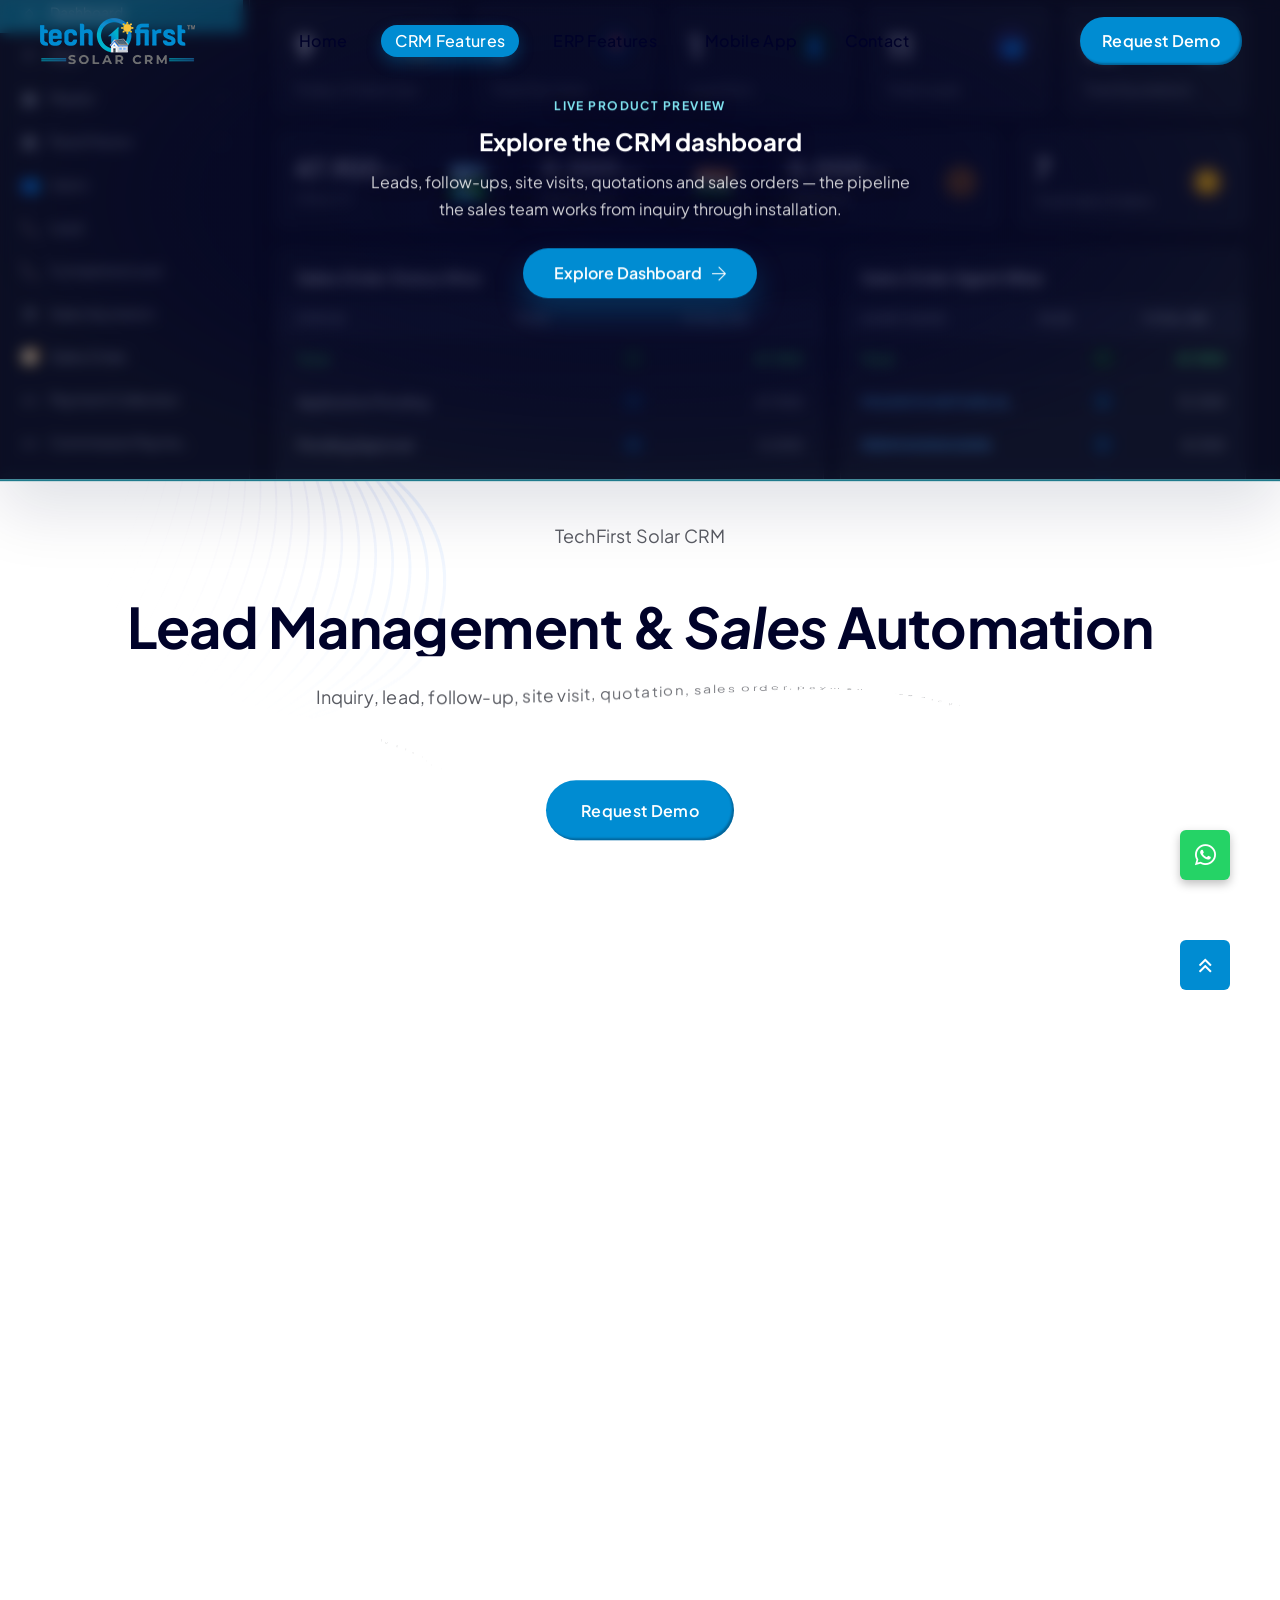
<file: crm-features.html>
<!doctype html>
<html class="no-js" lang="en">

<head>
    <meta charset="utf-8">
    <meta http-equiv="x-ua-compatible" content="ie=edge">
    <title>TechFirst Solar CRM | Lead to Completion Sales Pipeline</title>
    <meta name="description" content="One pipeline from enquiry to project completion: lead capture, follow-ups, site visit, estimate and quotation, sales order, payments, dispatch, installation, meter and subsidy.">
    <meta name="viewport" content="width=device-width, initial-scale=1">

    <link rel="shortcut icon" type="image/x-icon" href="assets/img/favicon.png">

    <link rel="stylesheet" href="assets/css/bootstrap.min.css">
    <link rel="stylesheet" href="assets/css/animate.css">
    <link rel="stylesheet" href="assets/css/custom-animation.css">
    <link rel="stylesheet" href="assets/css/slick.css">
    <link rel="stylesheet" href="assets/css/nice-select.css">
    <link rel="stylesheet" href="assets/css/flaticon.css">
    <link rel="stylesheet" href="assets/css/swiper-bundle.css">
    <link rel="stylesheet" href="assets/css/meanmenu.css">
    <link rel="stylesheet" href="assets/css/font-awesome-pro.css">
    <link rel="stylesheet" href="assets/css/magnific-popup.css">
    <link rel="stylesheet" href="assets/css/spacing.css">
    <link rel="stylesheet" href="assets/css/style.css">

    <script async src="https://www.googletagmanager.com/gtag/js?id=G-XVKLS8P4KV"></script> <script>   window.dataLayer = window.dataLayer || [];   function gtag(){dataLayer.push(arguments);}   gtag('js', new Date());   gtag('config', 'G-XVKLS8P4KV');   </script>
</head>

<body>

    <div id="preloader">
        <div class="preloader">
            <span></span>
            <span></span>
        </div>
    </div>

    <button class="scroll-top scroll-to-target" data-target="html">
        <i class="far fa-angle-double-up"></i>
    </button>

    <a href="https://wa.me/918906311311" class="whatsapp-float" target="_blank" rel="noopener noreferrer">
        <i class="fab fa-whatsapp"></i>
    </a>

    <header class="tp-header-height">
        <div id="header-sticky" class="header-bottom__area header__space header-sticky-bg-2 header-bottom__transparent z-index-5">
            <div class="container">
                <div class="row align-items-center">
                    <div class="col-xxl-2 col-xl-2 col-lg-2 col-md-4 col-6">
                        <div class="header-bottom__logo">
                            <a href="index.html"><img src="assets/img/logo/logo-black.png" alt="TechFirst Solar CRM ERP"></a>
                        </div>
                    </div>
                    <div class="col-xxl-7 col-xl-7 col-lg-7 d-none d-lg-block">
                        <div class="header-bottom__main-menu header-bottom__main-menu-3">
                            <nav id="mobile-menu" class="smooth">
                                <ul>
                                    <li><a href="index.html">Home</a></li>
                                    <li><a href="crm-features.html" aria-current="page">CRM Features</a></li>
                                    <li><a href="erp-features.html">ERP Features</a></li>
                                    <li><a href="mobile-app.html">Mobile App</a></li>
                                    <li><a href="contact.html">Contact</a></li>
                                </ul>
                            </nav>
                        </div>
                    </div>
                    <div class="col-xxl-3 col-xl-3 col-lg-3 col-md-8 col-6">
                        <div class="header-bottom__right d-flex align-items-center justify-content-end">
                            <div class="header-bottom__btn d-flex align-items-center">
                                <a class="tp-btn-blue-sm d-none d-md-inline-block tp-btn-hover alt-color-black" href="contact.html">
                                    <span>Request Demo</span>
                                    <b></b>
                                </a>
                                <a class="header-bottom__bar tp-menu-bar d-lg-none" href="javascript:void(0)"><i class="fal fa-bars"></i></a>
                            </div>
                        </div>
                    </div>
                </div>
            </div>
        </div>
    </header>

    <div class="tpoffcanvas-area">
        <div class="tpoffcanvas">
            <div class="tpoffcanvas__close-btn">
                <button class="close-btn"><i class="fal fa-times"></i></button>
            </div>
            <div class="tpoffcanvas__logo text-center">
                <a href="index.html">
                    <img src="assets/img/logo/logo-white.png" alt="TechFirst Solar CRM ERP">
                </a>
            </div>
            <div class="mobile-menu"></div>
            <div class="tpoffcanvas__info text-center">
                <p class="offcanva-title">Contact Us</p>
                <a href="mailto:info@techfirsterp.com">info@techfirsterp.com</a>
            </div>
            <div class="tpoffcanvas__social">
                <div class="social-icon text-center">
                    <a href="tel:+918906311311" aria-label="Call TechFirst Solar"><i class="fas fa-phone"></i></a>
                    <a href="mailto:info@techfirsterp.com" aria-label="Email TechFirst Solar"><i class="fas fa-envelope"></i></a>
                </div>
            </div>
        </div>
    </div>
    <div class="body-overlay"></div>

    <div id="smooth-wrapper">
        <div id="smooth-content">

            <main class="fix">

                <div id="crm-features" class="p-relative">
                    <div class="tp-hero-left-shape">
                        <img src="assets/img/hero/hero-left-shape-3-1.png" alt="">
                    </div>
                    <div class="tp-hero-gradient-bg"></div>
                    <div class="tp-hero-3-wrapper tp-hero-3-full-width p-relative">
                        <div class="tp-hero-3-main-thumb z-index-5">
                            <iframe src="assets/crm-dashboard.html" title="TechFirst Solar CRM dashboard showing leads, follow-ups, quotations and sales orders" loading="eager" allowtransparency="true"></iframe>
                            <div class="tp-dashboard-lock">
                                <div class="tp-dashboard-lock__inner">
                                    <p class="tp-dashboard-lock__eyebrow">Live product preview</p>
                                    <p class="tp-dashboard-lock__title">Explore the CRM dashboard</p>
                                    <p class="tp-dashboard-lock__text">Leads, follow-ups, site visits, quotations and sales orders &mdash; the pipeline the sales team works from inquiry through installation.</p>
                                    <button type="button" class="tp-dashboard-lock__btn" data-dashboard-reveal>
                                        <span>Explore Dashboard</span>
                                        <i class="fal fa-arrow-right"></i>
                                    </button>
                                </div>
                            </div>
                        </div>
                    </div>
                    <div class="container">
                        <div class="row justify-content-center z-index-3">
                            <div class="col-xl-11">
                                <div class="tp-hero-title-box text-center">
                                    <p class="tp-integration-subtitle wow tpfadeUp" data-wow-duration=".9s" data-wow-delay=".2s">TechFirst Solar CRM</p>
                                    <h1 class="tp-hero-title-3 hero-text-anim pb-5 pt-25">
                                        <i><i class="child-1">Lead Management &amp;</i></i>
                                        <i><i class="child-1"><span>Sales</span> Automation</i></i>
                                    </h1>
                                    <p class="tp-char-animation-2">Inquiry, lead, follow-up, site visit, quotation, sales order, payment, dispatch,<br> installation, meter and subsidy &mdash; all on one customer record.</p>
                                </div>
                                <div class="tp-hero-btn-3 text-center wow tpfadeUp" data-wow-duration=".9s" data-wow-delay=".7s">
                                    <a class="tp-btn-blue-lg tp-btn-hover alt-color-black" href="contact.html">
                                        <span>Request Demo</span>
                                        <b></b>
                                    </a>
                                </div>
                            </div>
                        </div>
                    </div>
                </div>

                <div class="tp-service-area pt-110 pb-90 z-index" id="pipeline">
                    <div class="container">
                        <div class="row justify-content-center">
                            <div class="col-xl-8 col-lg-10">
                                <div class="tp-service-section-wrapper mb-60 text-center">
                                    <p class="tp-integration-subtitle wow tpfadeUp" data-wow-duration=".9s" data-wow-delay=".2s">The pipeline</p>
                                    <h2 class="tp-section-title-3 wow tpfadeUp pb-20" data-wow-duration=".9s" data-wow-delay=".3s"><span>Nine stages from enquiry to completion</span></h2>
                                    <p class="wow tpfadeUp" data-wow-duration=".9s" data-wow-delay=".4s">Every enquiry, quote, order and installation is one continuous record, so nothing is retyped and nothing falls between teams as the deal moves forward.</p>
                                </div>
                            </div>
                        </div>
                        <div class="row row-cols-1 row-cols-md-3 g-4">
                            <div class="col wow tpfadeUp" data-wow-duration=".9s" data-wow-delay=".3s">
                                <div class="tp-service-sm-item h-100">
                                    <div class="tp-service-sm-icon pb-15">
                                        <span style="display: inline-flex; align-items: center; justify-content: center; width: 60px; height: 60px; background: rgba(90, 103, 216, 0.1); border-radius: 50%;">
                                            <i class="fas fa-users fa-lg" style="color: #5a67d8;"></i>
                                        </span>
                                    </div>
                                    <div class="tp-service-sm-content">
                                        <h3 class="tp-service-sm-title">Lead Capture</h3>
                                        <p>Enquiries arrive from the public enquiry form, sales staff add them by hand, or a whole list is brought in by Excel import &mdash; each with source, location, capacity, consumer number and an assigned owner. The mobile app captures on the same record.</p>
                                    </div>
                                </div>
                            </div>
                            <div class="col wow tpfadeUp" data-wow-duration=".9s" data-wow-delay=".4s">
                                <div class="tp-service-sm-item h-100">
                                    <div class="tp-service-sm-icon pb-15">
                                        <span style="display: inline-flex; align-items: center; justify-content: center; width: 60px; height: 60px; background: rgba(246, 173, 85, 0.1); border-radius: 50%;">
                                            <i class="fas fa-layer-group fa-lg" style="color: #f6ad55;"></i>
                                        </span>
                                    </div>
                                    <div class="tp-service-sm-content">
                                        <h3 class="tp-service-sm-title">Funnel &amp; Lead Statuses</h3>
                                        <p>A configurable funnel runs New Lead, Inprocess, Qualified, Site Visit Scheduled, Site Visit Done, Sales Quotation Sent and Negotiation, closing as Lead Won or Lead Lost &mdash; plus On Hold, MW Lead and Land Buy or Rental for large deals.</p>
                                    </div>
                                </div>
                            </div>
                            <div class="col wow tpfadeUp" data-wow-duration=".9s" data-wow-delay=".5s">
                                <div class="tp-service-sm-item h-100">
                                    <div class="tp-service-sm-icon pb-15">
                                        <span style="display: inline-flex; align-items: center; justify-content: center; width: 60px; height: 60px; background: rgba(72, 187, 120, 0.1); border-radius: 50%;">
                                            <i class="fas fa-clipboard-list fa-lg" style="color: #48bb78;"></i>
                                        </span>
                                    </div>
                                    <div class="tp-service-sm-content">
                                        <h3 class="tp-service-sm-title">Follow-Ups &amp; Rate Given</h3>
                                        <p>Every call, remark, status change and image is written to a follow-up audit trail, so the history of a deal is never guesswork. Rate Given holds a per-lead price list that feeds the quotation line items directly.</p>
                                    </div>
                                </div>
                            </div>
                            <div class="col wow tpfadeUp" data-wow-duration=".9s" data-wow-delay=".6s">
                                <div class="tp-service-sm-item h-100">
                                    <div class="tp-service-sm-icon pb-15">
                                        <span style="display: inline-flex; align-items: center; justify-content: center; width: 60px; height: 60px; background: rgba(237, 100, 166, 0.1); border-radius: 50%;">
                                            <i class="fas fa-camera fa-lg" style="color: #ed64a6;"></i>
                                        </span>
                                    </div>
                                    <div class="tp-service-sm-content">
                                        <h3 class="tp-service-sm-title">Site Visit</h3>
                                        <p>Book the visit, assign a site visitor, and capture remarks and photographs from the roof. The field team works the pending and completed lists from the mobile app, and it all stays on the lead record.</p>
                                    </div>
                                </div>
                            </div>
                            <div class="col wow tpfadeUp" data-wow-duration=".9s" data-wow-delay=".3s">
                                <div class="tp-service-sm-item h-100">
                                    <div class="tp-service-sm-icon pb-15">
                                        <span style="display: inline-flex; align-items: center; justify-content: center; width: 60px; height: 60px; background: rgba(102, 126, 234, 0.1); border-radius: 50%;">
                                            <i class="fas fa-file-invoice-dollar fa-lg" style="color: #667eea;"></i>
                                        </span>
                                    </div>
                                    <div class="tp-service-sm-content">
                                        <h3 class="tp-service-sm-title">Estimate &amp; Quotation</h3>
                                        <p>Cost the job as an estimate with a printable PDF, then quote it properly as Resident With Subsidy, Solar Rooftop or B2B &mdash; with panels, inverters, PV capacity, meter charges, technical specifications and negotiation revisions.</p>
                                    </div>
                                </div>
                            </div>
                            <div class="col wow tpfadeUp" data-wow-duration=".9s" data-wow-delay=".4s">
                                <div class="tp-service-sm-item h-100">
                                    <div class="tp-service-sm-icon pb-15">
                                        <span style="display: inline-flex; align-items: center; justify-content: center; width: 60px; height: 60px; background: rgba(56, 178, 172, 0.1); border-radius: 50%;">
                                            <i class="fas fa-clipboard-check fa-lg" style="color: #38b2ac;"></i>
                                        </span>
                                    </div>
                                    <div class="tp-service-sm-content">
                                        <h3 class="tp-service-sm-title">Sales Order</h3>
                                        <p>An accepted quotation converts into a sales order carrying consumer GST, Aadhaar, bank and DISCOM details, supply phase and cash-or-loan type, with the agent's commission snapshotted at the moment of conversion.</p>
                                    </div>
                                </div>
                            </div>
                            <div class="col wow tpfadeUp" data-wow-duration=".9s" data-wow-delay=".5s">
                                <div class="tp-service-sm-item h-100">
                                    <div class="tp-service-sm-icon pb-15">
                                        <span style="display: inline-flex; align-items: center; justify-content: center; width: 60px; height: 60px; background: rgba(237, 137, 54, 0.1); border-radius: 50%;">
                                            <i class="fas fa-hand-holding-usd fa-lg" style="color: #ed8936;"></i>
                                        </span>
                                    </div>
                                    <div class="tp-service-sm-content">
                                        <h3 class="tp-service-sm-title">Payments &amp; Collection</h3>
                                        <p>Record cash, cheque, NEFT, UPI, RTGS, discount, adjustment and loan disbursement against the order. Approving a receipt reduces the pending amount and advances the order; putting it on hold or returning it rolls the milestone back.</p>
                                    </div>
                                </div>
                            </div>
                            <div class="col wow tpfadeUp" data-wow-duration=".9s" data-wow-delay=".6s">
                                <div class="tp-service-sm-item h-100">
                                    <div class="tp-service-sm-icon pb-15">
                                        <span style="display: inline-flex; align-items: center; justify-content: center; width: 60px; height: 60px; background: rgba(229, 62, 62, 0.1); border-radius: 50%;">
                                            <i class="fas fa-truck fa-lg" style="color: #e53e3e;"></i>
                                        </span>
                                    </div>
                                    <div class="tp-service-sm-content">
                                        <h3 class="tp-service-sm-title">Dispatch &amp; Installation</h3>
                                        <p>Approved orders queue on a delivery challan built from the bill of materials, with serial numbers tracked per issue. Once dispatched, the installer records panels, inverters and site photos, and stock is consumed against the project.</p>
                                    </div>
                                </div>
                            </div>
                            <div class="col wow tpfadeUp" data-wow-duration=".9s" data-wow-delay=".3s">
                                <div class="tp-service-sm-item h-100">
                                    <div class="tp-service-sm-icon pb-15">
                                        <span style="display: inline-flex; align-items: center; justify-content: center; width: 60px; height: 60px; background: rgba(79, 70, 229, 0.1); border-radius: 50%;">
                                            <i class="fas fa-solar-panel fa-lg" style="color: #4f46e5;"></i>
                                        </span>
                                    </div>
                                    <div class="tp-service-sm-content">
                                        <h3 class="tp-service-sm-title">Meter, Subsidy &amp; Completion</h3>
                                        <p>Meter application and meter installation, then the subsidy claim and receipt on eligible projects before the order closes as complete &mdash; generating self-certification, request letters, agreements, declarations and net-metering paperwork as it goes.</p>
                                    </div>
                                </div>
                            </div>
                        </div>
                    </div>
                </div>

                <div class="tp-service-area grey-bg-3 pt-110 pb-90 z-index" id="status-engines">
                    <div class="container">
                        <div class="row align-items-center g-5">
                            <div class="col-xl-5 col-lg-5">
                                <div class="tp-about__section-box">
                                    <p class="tp-integration-subtitle wow tpfadeUp" data-wow-duration=".9s" data-wow-delay=".2s">Under the hood</p>
                                    <h2 class="tp-section-title-3 wow tpfadeUp pb-20" data-wow-duration=".9s" data-wow-delay=".3s"><span>Four status engines, one pipeline</span></h2>
                                    <p class="wow tpfadeUp" data-wow-duration=".9s" data-wow-delay=".4s">The flow is not one long status list. Four independent engines run at once, and the pipeline is simply the order they advance in.</p>
                                    <p class="wow tpfadeUp" data-wow-duration=".9s" data-wow-delay=".5s">A configurable lead funnel carries every enquiry from New Lead through to Lead Won or Lead Lost. A quotation carries its own five-state machine, from active to accepted, revised, cancelled or dispatched. The sales order tracks each milestone as its own flag in a fixed sequence, and every payment carries an approval state that both reads from and writes to those milestones.</p>
                                </div>
                            </div>
                            <div class="col-xl-6 offset-xl-1 col-lg-7">
                                <div class="tp-about__list wow tpfadeUp" data-wow-duration=".9s" data-wow-delay=".4s">
                                    <ul>
                                        <li><i class="fal fa-check"></i><span>Dispatch is never set by hand. A quotation is only marked dispatched when a delivery challan is issued against it, and editing or deleting that challan returns it to accepted automatically.</span></li>
                                        <li><i class="fal fa-check"></i><span>One quotation converts to one sales order, and only once. A quotation that has already been converted is never offered again.</span></li>
                                        <li><i class="fal fa-check"></i><span>Single-phase projects skip the paperwork. Once the registration is approved, feasibility and meter charge are cleared automatically, with no DISCOM round trip.</span></li>
                                        <li><i class="fal fa-check"></i><span>Loan orders branch out. Cash and loan files share the same pipeline, but a loan order picks up apply, sanction and disbursement between meter charge and payment received.</span></li>
                                        <li><i class="fal fa-check"></i><span>Subsidy is applied only where it applies. Projects on a GEDA connection, or national-portal customers who have given up the subsidy, close from meter installation straight to completion.</span></li>
                                        <li><i class="fal fa-check"></i><span>Milestones can be reversed. A wrongly flagged step is cleared and re-set, and any single status change is written to the follow-up audit with the old and new value.</span></li>
                                    </ul>
                                </div>
                            </div>
                        </div>
                    </div>
                </div>

                <div class="tp-service-area pt-110 pb-90 z-index" id="users-access">
                    <div class="container">
                        <div class="row justify-content-center">
                            <div class="col-xl-8 col-lg-10">
                                <div class="tp-service-section-wrapper mb-60 text-center">
                                    <p class="tp-integration-subtitle wow tpfadeUp" data-wow-duration=".9s" data-wow-delay=".2s">Users &amp; access</p>
                                    <h2 class="tp-section-title-3 wow tpfadeUp pb-20" data-wow-duration=".9s" data-wow-delay=".3s"><span>Everyone sees the data their job needs</span></h2>
                                    <p class="wow tpfadeUp" data-wow-duration=".9s" data-wow-delay=".4s">Access follows the reporting line, not a flat permission list. Every list, report and dashboard query is scoped the same way, so a number on screen is always a number that user is allowed to see.</p>
                                </div>
                            </div>
                        </div>
                        <div class="row row-cols-1 row-cols-md-3 g-4">
                            <div class="col wow tpfadeUp" data-wow-duration=".9s" data-wow-delay=".3s">
                                <div class="tp-service-sm-item h-100">
                                    <div class="tp-service-sm-icon pb-15">
                                        <span style="display: inline-flex; align-items: center; justify-content: center; width: 60px; height: 60px; background: rgba(90, 103, 216, 0.1); border-radius: 50%;">
                                            <i class="fas fa-user-shield fa-lg" style="color: #5a67d8;"></i>
                                        </span>
                                    </div>
                                    <div class="tp-service-sm-content">
                                        <h3 class="tp-service-sm-title">Owner</h3>
                                        <p>Sees every lead, quotation, order and payment in the company, across all managers and teams. The only level that can cancel a sales order, and the level that owns the role and permission settings.</p>
                                    </div>
                                </div>
                            </div>
                            <div class="col wow tpfadeUp" data-wow-duration=".9s" data-wow-delay=".4s">
                                <div class="tp-service-sm-item h-100">
                                    <div class="tp-service-sm-icon pb-15">
                                        <span style="display: inline-flex; align-items: center; justify-content: center; width: 60px; height: 60px; background: rgba(56, 178, 172, 0.1); border-radius: 50%;">
                                            <i class="fas fa-sitemap fa-lg" style="color: #38b2ac;"></i>
                                        </span>
                                    </div>
                                    <div class="tp-service-sm-content">
                                        <h3 class="tp-service-sm-title">Manager</h3>
                                        <p>Sees their own records plus every lead and order belonging to the sales people reporting to them. The team pipeline, agent performance and commission figures are scoped the same way.</p>
                                    </div>
                                </div>
                            </div>
                            <div class="col wow tpfadeUp" data-wow-duration=".9s" data-wow-delay=".5s">
                                <div class="tp-service-sm-item h-100">
                                    <div class="tp-service-sm-icon pb-15">
                                        <span style="display: inline-flex; align-items: center; justify-content: center; width: 60px; height: 60px; background: rgba(246, 173, 85, 0.1); border-radius: 50%;">
                                            <i class="fas fa-headset fa-lg" style="color: #f6ad55;"></i>
                                        </span>
                                    </div>
                                    <div class="tp-service-sm-content">
                                        <h3 class="tp-service-sm-title">Sales</h3>
                                        <p>Sees the leads they created and the leads assigned to them, with their own follow-ups, quotations and orders. Assigned work is visible to the field team on the mobile app at the same time.</p>
                                    </div>
                                </div>
                            </div>
                        </div>
                    </div>
                </div>

            </main>

            <div class="footer-bottom-content tp-browser-bg-shape" data-background="assets/img/footer/overly.png">

                <footer>
                    <div class="tp-footer-slide pb-80">
                        <div class="container-fluid g-0">
                            <div class="row g-0 justify-content-center">
                                <div class="footer-slide-active">
                                    <div class="footer-slide-wrapper">
                                        <div class="footer-slide-item">
                                            <i class="fal fa-check"></i>
                                            <span>Free Demo</span>
                                        </div>
                                    </div>
                                    <div class="footer-slide-wrapper">
                                        <div class="footer-slide-item">
                                            <i class="fal fa-check"></i>
                                            <span>Lead to AMC Lifecycle</span>
                                        </div>
                                    </div>
                                    <div class="footer-slide-wrapper">
                                        <div class="footer-slide-item">
                                            <i class="fal fa-check"></i>
                                            <span>All-in-one CRM &amp; ERP</span>
                                        </div>
                                    </div>
                                    <div class="footer-slide-wrapper">
                                        <div class="footer-slide-item">
                                            <i class="fal fa-check"></i>
                                            <span>BoM &amp; Serial Tracking</span>
                                        </div>
                                    </div>
                                    <div class="footer-slide-wrapper">
                                        <div class="footer-slide-item">
                                            <i class="fal fa-check"></i>
                                            <span>Warehouse &amp; Project Stock</span>
                                        </div>
                                    </div>
                                    <div class="footer-slide-wrapper">
                                        <div class="footer-slide-item">
                                            <i class="fal fa-check"></i>
                                            <span>Dispatch &amp; Installation</span>
                                        </div>
                                    </div>
                                    <div class="footer-slide-wrapper">
                                        <div class="footer-slide-item">
                                            <i class="fal fa-check"></i>
                                            <span>Quotation &amp; Rate Calculator</span>
                                        </div>
                                    </div>
                                    <div class="footer-slide-wrapper">
                                        <div class="footer-slide-item">
                                            <i class="fal fa-check"></i>
                                            <span>Reports &amp; Export</span>
                                        </div>
                                    </div>
                                </div>
                            </div>
                        </div>
                    </div>

                    <div class="tp-footer__pl-pr">
                        <div class="tp-footer__area tp-footer__tp-border-bottom">
                            <div class="container">
                                <div class="row">
                                    <div class="col-xl-3 col-lg-6 col-md-6 pb-30 wow tpfadeUp" data-wow-duration=".9s" data-wow-delay=".3s">
                                        <div class="tp-footer__widget footer-widget-3 footer-col-3-1">
                                            <div class="tp-footer__logo mb-25">
                                                <a href="index.html">
                                                    <img src="assets/img/logo/logo-black.png" alt="TechFirst Solar CRM ERP">
                                                </a>
                                            </div>
                                            <div class="tp-footer__contact-info">
                                                <p>Complete Solar Business Management Solution - CRM &amp; ERP in one platform</p>
                                                <ul>
                                                    <li>
                                                        <span>
                                                            <svg width="22" height="22" viewBox="0 0 22 22" fill="none" xmlns="http://www.w3.org/2000/svg">
                                                                <path opacity="0.3" d="M7.08443 4.76996L7.84597 6.13453C8.53323 7.36598 8.25734 8.98143 7.17492 10.0639C7.17492 10.0639 7.17492 10.0639 7.17492 10.0639C7.1748 10.064 5.86209 11.3769 8.24247 13.7573C10.6222 16.137 11.9351 14.8257 11.9359 14.8249C11.936 14.8248 11.9359 14.8248 11.936 14.8248C13.0184 13.7424 14.6338 13.4666 15.8653 14.1538L17.2298 14.9153C19.0893 15.9531 19.3089 18.5609 17.6745 20.1953C16.6923 21.1775 15.4892 21.9417 14.1592 21.9921C11.9202 22.077 8.11782 21.5103 4.30364 17.6961C0.489452 13.882 -0.0771917 10.0796 0.00768762 7.84062C0.0581084 6.5106 0.822313 5.30745 1.80444 4.32532C3.43891 2.69085 6.04667 2.91046 7.08443 4.76996Z" fill="#01103D" />
                                                                <path d="M10.8646 0.739036C10.9423 0.25925 11.3959 -0.0662177 11.8757 0.0114575C11.9054 0.0171423 12.0009 0.0350017 12.051 0.046152C12.1511 0.0684501 12.2908 0.102781 12.4649 0.153502C12.8132 0.254933 13.2996 0.422028 13.8835 0.689721C15.0526 1.22567 16.6083 2.16321 18.2226 3.77756C19.8369 5.3919 20.7745 6.9476 21.3104 8.11662C21.5781 8.70051 21.7452 9.187 21.8467 9.53524C21.8974 9.70938 21.9317 9.84904 21.954 9.94917C21.9652 9.99923 21.9733 10.0394 21.979 10.0691L21.9857 10.1057C22.0634 10.5855 21.7409 11.0578 21.2611 11.1355C20.7827 11.213 20.332 10.8891 20.2524 10.4115C20.25 10.3987 20.2432 10.3643 20.236 10.3318C20.2215 10.2668 20.1965 10.1637 20.1568 10.0274C20.0774 9.75482 19.9395 9.34961 19.7105 8.85013C19.2531 7.85239 18.4305 6.47462 16.978 5.02212C15.5255 3.56963 14.1478 2.74709 13.15 2.28967C12.6505 2.06068 12.2453 1.92277 11.9727 1.84336C11.8364 1.80366 11.6651 1.76434 11.6001 1.74987C11.1226 1.67029 10.7872 1.21745 10.8646 0.739036Z" fill="#01103D" />
                                                                <path fill-rule="evenodd" clip-rule="evenodd" d="M11.1301 4.78659C11.2636 4.31926 11.7507 4.04866 12.2181 4.18218L11.9763 5.02836C12.2181 4.18218 12.2181 4.18218 12.2181 4.18218L12.2198 4.18266L12.2216 4.18318L12.2255 4.18433L12.2346 4.18704L12.2578 4.19427C12.2755 4.19993 12.2976 4.2073 12.3239 4.21665C12.3766 4.23535 12.4463 4.26194 12.5317 4.29856C12.7026 4.37182 12.9362 4.48496 13.2231 4.65476C13.7975 4.99467 14.5815 5.55928 15.5026 6.48035C16.4236 7.40143 16.9883 8.18547 17.3282 8.7598C17.498 9.04671 17.6111 9.28029 17.6844 9.45123C17.721 9.53666 17.7476 9.60631 17.7663 9.65901C17.7756 9.68535 17.783 9.70745 17.7887 9.72514L17.7959 9.74836L17.7986 9.75745L17.7997 9.76137L17.8003 9.76316C17.8003 9.76316 17.8007 9.76485 16.9546 10.0066L17.8007 9.76485C17.9343 10.2322 17.6637 10.7193 17.1963 10.8528C16.733 10.9852 16.2502 10.7203 16.1119 10.2602L16.1075 10.2476C16.1013 10.23 16.0883 10.1953 16.0666 10.1446C16.0232 10.0433 15.9445 9.87754 15.8135 9.65625C15.5519 9.21418 15.0793 8.54623 14.258 7.72492C13.4367 6.9036 12.7687 6.43107 12.3267 6.16944C12.1054 6.03847 11.9397 5.95974 11.8384 5.91633C11.7877 5.8946 11.753 5.88165 11.7353 5.8754L11.7227 5.87106C11.2626 5.73274 10.9977 5.24996 11.1301 4.78659Z" fill="#01103D" />
                                                            </svg>
                                                        </span>
                                                        <a class="first-child" href="tel:+918906311311">+91 8906 311 311</a>
                                                    </li>
                                                    <li>
                                                        <span>
                                                            <svg width="20" height="20" viewBox="0 0 20 20" fill="none" xmlns="http://www.w3.org/2000/svg">
                                                                <path opacity="0.3" d="M10 20C15.5228 20 20 15.5228 20 10C20 4.47715 15.5228 0 10 0C4.47715 0 0 4.47715 0 10C0 11.5997 0.375616 13.1116 1.04346 14.4525C1.22094 14.8088 1.28001 15.2161 1.17712 15.6006L0.581511 17.8267C0.322954 18.793 1.20701 19.677 2.17335 19.4185L4.39939 18.8229C4.78393 18.72 5.19121 18.7791 5.54753 18.9565C6.88836 19.6244 8.40032 20 10 20Z" fill="#01103D" />
                                                                <path d="M5.825 10.85C5.36937 10.85 5 11.2194 5 11.675C5 12.1306 5.36937 12.5 5.825 12.5H11.875C12.3306 12.5 12.7 12.1306 12.7 11.675C12.7 11.2194 12.3306 10.85 11.875 10.85H5.825Z" fill="#1C274C" />
                                                                <path d="M5.825 7C5.36937 7 5 7.36937 5 7.825C5 8.28063 5.36937 8.65 5.825 8.65H14.625C15.0806 8.65 15.45 8.28063 15.45 7.825C15.45 7.36937 15.0806 7 14.625 7H5.825Z" fill="#1C274C" />
                                                            </svg>
                                                        </span>
                                                        <a href="mailto:info@techfirsterp.com">info@techfirsterp.com</a>
                                                    </li>
                                                </ul>
                                            </div>
                                        </div>
                                    </div>
                                    <div class="col-xl-4 col-lg-6 col-md-6 pb-30 wow tpfadeUp" data-wow-duration=".9s" data-wow-delay=".5s">
                                        <div class="tp-footer__widget footer-widget-3 footer-col-3-2">
                                            <h2 class="tp-footer__widget-title">CRM Features</h2>
                                            <div class="tp-footer__content">
                                                <ul>
                                                    <li><a href="crm-features.html#pipeline">Enquiry to Completion Pipeline</a></li>
                                                    <li><a href="crm-features.html#status-engines">Status Engines &amp; Business Rules</a></li>
                                                    <li><a href="crm-features.html#users-access">Users, Roles &amp; Access</a></li>
                                                    <li><a href="crm-features.html">Full CRM Tour</a></li>
                                                    <li><a href="mobile-app.html">Mobile App</a></li>
                                                </ul>
                                            </div>
                                        </div>
                                    </div>
                                    <div class="col-xl-2 col-lg-6 col-md-6 pb-30 wow tpfadeUp" data-wow-duration=".9s" data-wow-delay=".7s">
                                        <div class="tp-footer__widget footer-widget-3 footer-col-3-3">
                                            <h2 class="tp-footer__widget-title">ERP Features</h2>
                                            <div class="tp-footer__content">
                                                <ul>
                                                    <li><a href="erp-features.html#erp-flow">Item Master to Report</a></li>
                                                    <li><a href="erp-features.html#erp-modules">The Nine Modules</a></li>
                                                    <li><a href="erp-features.html#erp-ledger">Serial &amp; Stock Tracking</a></li>
                                                    <li><a href="erp-features.html#erp-reports">Reports &amp; Analysis</a></li>
                                                    <li><a href="erp-features.html">Full ERP Tour</a></li>
                                                </ul>
                                            </div>
                                        </div>
                                    </div>
                                    <div class="col-xl-3 col-lg-6 col-md-6 pb-30 wow tpfadeUp" data-wow-duration=".9s" data-wow-delay=".9s">
                                        <div class="tp-footer__widget footer-widget-3 footer-col-3-4">
                                            <h2 class="tp-footer__widget-title">Get In Touch</h2>
                                            <div class="tp-footer__input mb-35 p-relative">
                                                <form action="contact.html" method="get">
                                                    <input type="email" name="email" placeholder="Your email address" aria-label="Your email address">
                                                    <span>
                                                        <svg width="18" height="16" viewBox="0 0 18 16" fill="none" xmlns="http://www.w3.org/2000/svg">
                                                            <path d="M13 14.6H5C2.6 14.6 1 13.4 1 10.6V5C1 2.2 2.6 1 5 1H13C15.4 1 17 2.2 17 5V10.6C17 13.4 15.4 14.6 13 14.6Z" stroke="#5F6168" stroke-width="1.5" stroke-miterlimit="10" stroke-linecap="round" stroke-linejoin="round" />
                                                            <path opacity="0.4" d="M13 5.39993L10.496 7.39993C9.672 8.05593 8.32 8.05593 7.496 7.39993L5 5.39993" stroke="#5F6168" stroke-width="1.5" stroke-miterlimit="10" stroke-linecap="round" stroke-linejoin="round" />
                                                        </svg>
                                                    </span>
                                                    <button type="submit">
                                                        <svg width="14" height="16" viewBox="0 0 14 14" fill="none" xmlns="http://www.w3.org/2000/svg">
                                                            <path d="M1.00098 7H13.001" stroke="currentColor" stroke-width="2" stroke-linecap="round" stroke-linejoin="round" />
                                                            <path d="M7.00098 1L13.001 7L7.00098 13" stroke="currentColor" stroke-width="2" stroke-linecap="round" stroke-linejoin="round" />
                                                        </svg>
                                                    </button>
                                                </form>
                                            </div>
                                            <div class="tp-footer__social-3">
                                                <h2 class="tp-footer__social-title">Talk To Us</h2>
                                                <a href="tel:+918906311311" aria-label="Call TechFirst Solar"><i class="fas fa-phone"></i></a>
                                                <a href="mailto:info@techfirsterp.com" aria-label="Email TechFirst Solar"><i class="fas fa-envelope"></i></a>
                                                <a href="contact.html" aria-label="Contact form"><i class="fas fa-paper-plane"></i></a>
                                            </div>
                                        </div>
                                    </div>
                                </div>
                            </div>
                        </div>
                        <div class="tp-copyright__area pt-25 pb-40">
                            <div class="container">
                                <div class="row justify-content-center">
                                    <div class="col-xl-6 col-lg-6 col-md-6">
                                        <div class="tp-copyright__text tp-copyright__text-3 text-center">
                                            <span>Copyright &copy; 2026 <a href="https://www.techfirsterp.com" target="_blank">TechFirst ERP</a>. All Rights Reserved.</span>
                                        </div>
                                    </div>
                                </div>
                            </div>
                        </div>
                    </div>
                </footer>
            </div>

        </div>
    </div>

    <script src="assets/js/jquery.js"></script>
    <script src="assets/js/waypoints.js"></script>
    <script src="assets/js/bootstrap.bundle.min.js"></script>
    <script src="assets/js/slick.min.js"></script>
    <script src="assets/js/magnific-popup.js"></script>
    <script src="assets/js/counterup.js"></script>
    <script src="assets/js/wow.js"></script>
    <script src="assets/js/nice-select.js"></script>
    <script src="assets/js/swiper-bundle.js"></script>
    <script src="assets/js/meanmenu.js"></script>
    <script src="assets/js/tilt.jquery.js"></script>
    <script src="assets/js/isotope-pkgd.js"></script>
    <script src="assets/js/imagesloaded-pkgd.js"></script>
    <script src="assets/js/ajax-form.js"></script>
    <script src="assets/js/gsap.min.js"></script>
    <script src="assets/js/ScrollTrigger.min.js"></script>
    <script src="assets/js/split-text.min.js"></script>
    <script src="assets/js/ScrollSmoother.min.js"></script>
    <script src="assets/js/parallax-scroll.js"></script>
    <script src="assets/js/purecounter.js"></script>
    <script src="assets/js/jarallax.js"></script>
    <script src="assets/js/main.js"></script>

</body>

</html>
</file>
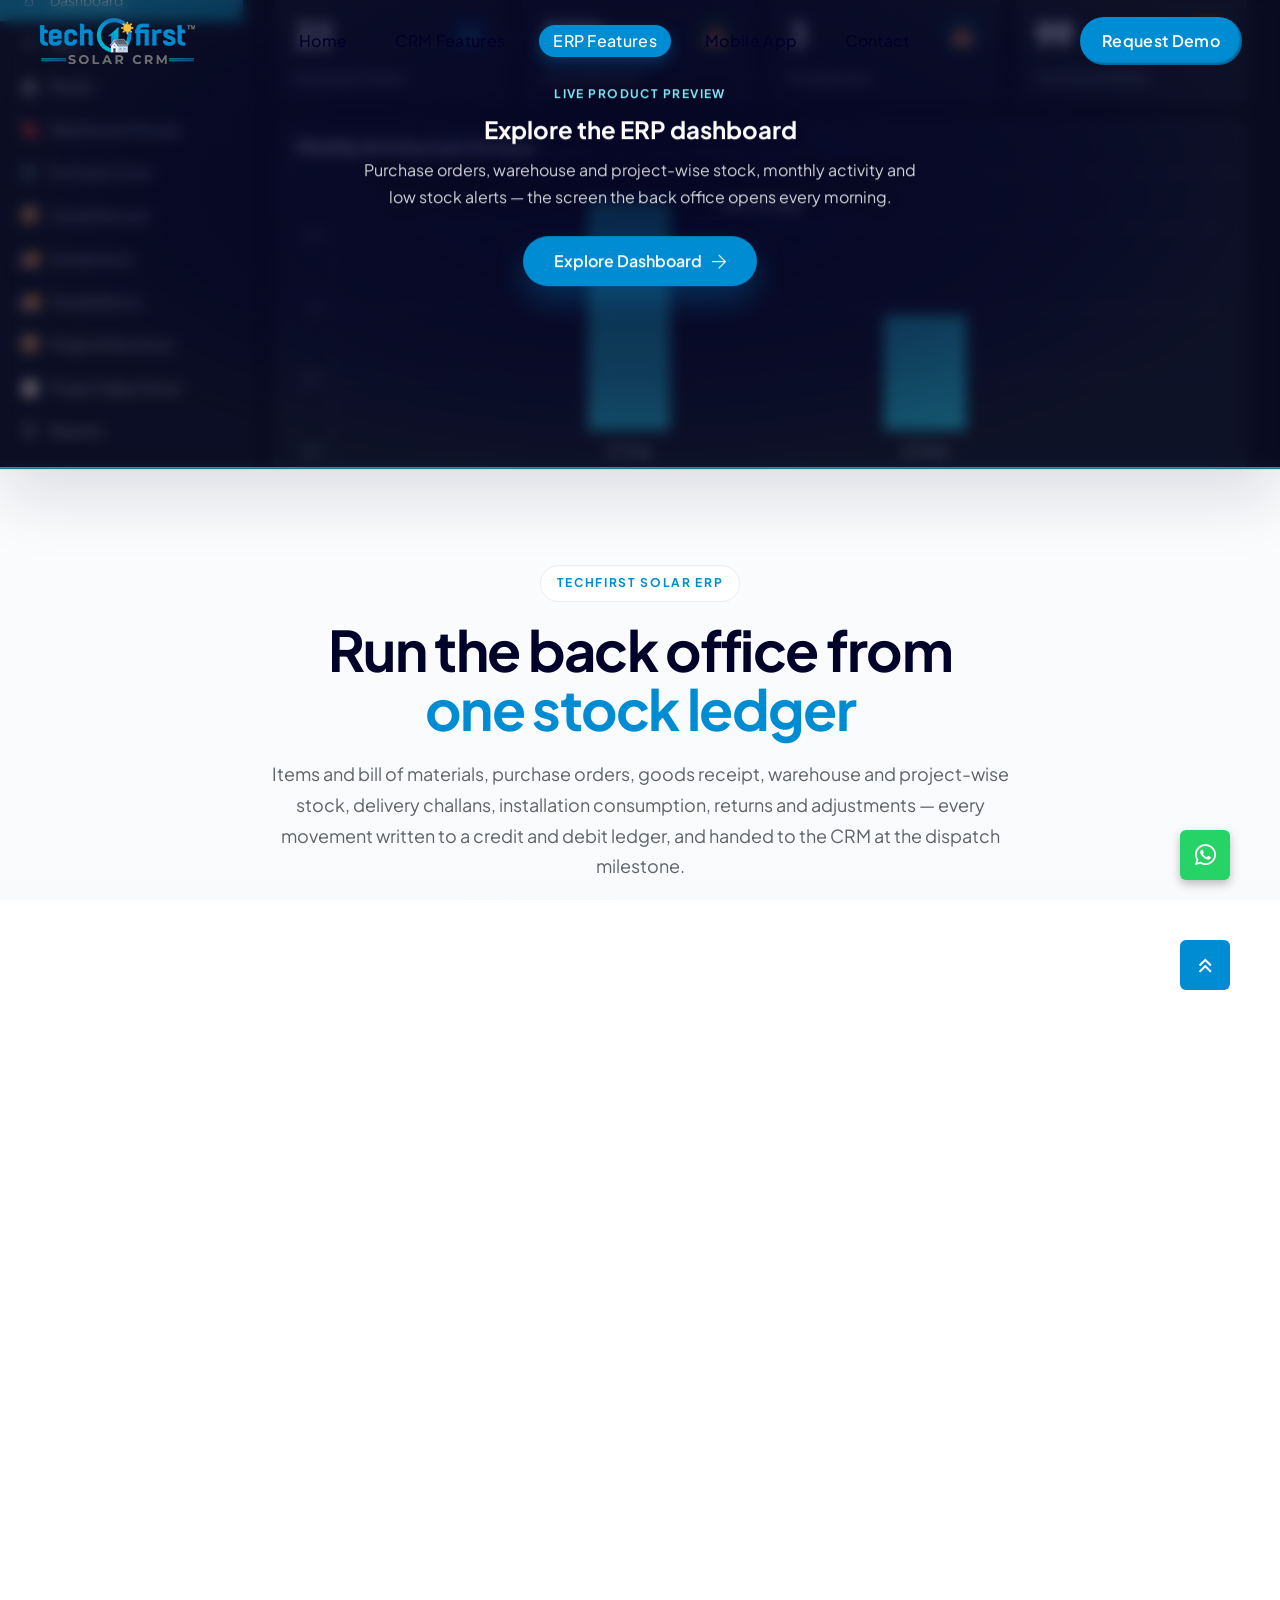
<file: erp-features.html>
<!doctype html>
<html class="no-js" lang="en">

<head>
    <meta charset="utf-8">
    <meta http-equiv="x-ua-compatible" content="ie=edge">
<title>TechFirst Solar ERP | Inventory, Stock &amp; Serial Management</title>
<meta name="description" content="TechFirst Solar ERP runs the material side of solar: items and BOM, purchase orders, goods receipt, warehouse and project-wise stock, delivery challan dispatch, installation consumption, returns, adjustments and reports.">

    <meta name="viewport" content="width=device-width, initial-scale=1">

    <link rel="shortcut icon" type="image/x-icon" href="assets/img/favicon.png">

    <link rel="stylesheet" href="assets/css/bootstrap.min.css">
    <link rel="stylesheet" href="assets/css/animate.css">
    <link rel="stylesheet" href="assets/css/custom-animation.css">
    <link rel="stylesheet" href="assets/css/slick.css">
    <link rel="stylesheet" href="assets/css/nice-select.css">
    <link rel="stylesheet" href="assets/css/flaticon.css">
    <link rel="stylesheet" href="assets/css/swiper-bundle.css">
    <link rel="stylesheet" href="assets/css/meanmenu.css">
    <link rel="stylesheet" href="assets/css/font-awesome-pro.css">
    <link rel="stylesheet" href="assets/css/magnific-popup.css">
    <link rel="stylesheet" href="assets/css/spacing.css">
    <link rel="stylesheet" href="assets/css/style.css">

    <script async src="https://www.googletagmanager.com/gtag/js?id=G-XVKLS8P4KV"></script> <script>   window.dataLayer = window.dataLayer || [];   function gtag(){dataLayer.push(arguments);}   gtag('js', new Date());   gtag('config', 'G-XVKLS8P4KV');   </script>
</head>

<body>

    <div id="preloader">
        <div class="preloader">
            <span></span>
            <span></span>
        </div>
    </div>

    <button class="scroll-top scroll-to-target" data-target="html">
        <i class="far fa-angle-double-up"></i>
    </button>

    <a href="https://wa.me/918906311311" class="whatsapp-float" target="_blank" rel="noopener noreferrer">
        <i class="fab fa-whatsapp"></i>
    </a>

    <header class="tp-header-height">
        <div id="header-sticky" class="header-bottom__area header__space header-sticky-bg-2 header-bottom__transparent z-index-5">
            <div class="container">
                <div class="row align-items-center">
                    <div class="col-xxl-2 col-xl-2 col-lg-2 col-md-4 col-6">
                        <div class="header-bottom__logo">
                            <a href="index.html"><img src="assets/img/logo/logo-black.png" alt="TechFirst Solar CRM ERP"></a>
                        </div>
                    </div>
                    <div class="col-xxl-7 col-xl-7 col-lg-7 d-none d-lg-block">
                        <div class="header-bottom__main-menu header-bottom__main-menu-3">
                            <nav id="mobile-menu" class="smooth">
                                <ul>
                                    <li><a href="index.html">Home</a></li>
                                    <li><a href="crm-features.html">CRM Features</a></li>
                                    <li><a href="erp-features.html" aria-current="page">ERP Features</a></li>
                                    <li><a href="mobile-app.html">Mobile App</a></li>
                                    <li><a href="contact.html">Contact</a></li>
                                </ul>
                            </nav>
                        </div>
                    </div>
                    <div class="col-xxl-3 col-xl-3 col-lg-3 col-md-8 col-6">
                        <div class="header-bottom__right d-flex align-items-center justify-content-end">
                            <div class="header-bottom__btn d-flex align-items-center">
                                <a class="tp-btn-blue-sm d-none d-md-inline-block tp-btn-hover alt-color-black" href="contact.html">
                                    <span>Request Demo</span>
                                    <b></b>
                                </a>
                                <a class="header-bottom__bar tp-menu-bar d-lg-none" href="javascript:void(0)"><i class="fal fa-bars"></i></a>
                            </div>
                        </div>
                    </div>
                </div>
            </div>
        </div>
    </header>

    <div class="tpoffcanvas-area">
        <div class="tpoffcanvas">
            <div class="tpoffcanvas__close-btn">
                <button class="close-btn"><i class="fal fa-times"></i></button>
            </div>
            <div class="tpoffcanvas__logo text-center">
                <a href="index.html">
                    <img src="assets/img/logo/logo-white.png" alt="TechFirst Solar CRM ERP">
                </a>
            </div>
            <div class="mobile-menu"></div>
            <div class="tpoffcanvas__info text-center">
                <p class="offcanva-title">Contact Us</p>
                <a href="mailto:info@techfirsterp.com">info@techfirsterp.com</a>
            </div>
            <div class="tpoffcanvas__social">
                <div class="social-icon text-center">
                    <a href="tel:+918906311311" aria-label="Call TechFirst Solar"><i class="fas fa-phone"></i></a>
                    <a href="mailto:info@techfirsterp.com" aria-label="Email TechFirst Solar"><i class="fas fa-envelope"></i></a>
                </div>
            </div>
        </div>
    </div>
    <div class="body-overlay"></div>

    <div id="smooth-wrapper">
        <div id="smooth-content">

            <main class="fix" id="erp-page">

                <!-- Hero -->
                <div class="erp-hero p-relative">
                    <div class="tp-hero-3-wrapper tp-hero-3-full-width p-relative">
                        <div class="tp-hero-3-main-thumb z-index-5">
                            <iframe src="assets/erp-dashboard.html" title="TechFirst Solar ERP dashboard showing purchase orders, warehouse stock, monthly activity and low stock alerts" loading="eager"></iframe>
                            <div class="tp-dashboard-lock">
                                <div class="tp-dashboard-lock__inner">
                                    <p class="tp-dashboard-lock__eyebrow">Live product preview</p>
                                    <p class="tp-dashboard-lock__title">Explore the ERP dashboard</p>
                                    <p class="tp-dashboard-lock__text">Purchase orders, warehouse and project-wise stock, monthly activity and low stock alerts &mdash; the screen the back office opens every morning.</p>
                                    <button type="button" class="tp-dashboard-lock__btn" data-dashboard-reveal>
                                        <span>Explore Dashboard</span>
                                        <i class="fal fa-arrow-right"></i>
                                    </button>
                                </div>
                            </div>
                        </div>
                    </div>
                    <div class="container erp-hero__copy">
                        <p class="erp-eyebrow wow tpfadeUp" data-wow-duration=".9s" data-wow-delay=".1s">TechFirst Solar ERP</p>
                        <h1 class="erp-hero__title">
                            Run the back office from<br>
                            <span>one stock ledger</span>
                        </h1>
                        <p class="erp-lead wow tpfadeUp" data-wow-duration=".9s" data-wow-delay=".3s">
                            Items and bill of materials, purchase orders, goods receipt, warehouse and
                            project-wise stock, delivery challans, installation consumption, returns and
                            adjustments &mdash; every movement written to a credit and debit ledger, and handed
                            to the CRM at the dispatch milestone.
                        </p>
                        <div class="erp-hero__actions wow tpfadeUp" data-wow-duration=".9s" data-wow-delay=".5s">
                            <a class="erp-btn erp-btn--primary" href="contact.html">
                                <span>Schedule a Demo</span>
                                <i class="fal fa-arrow-right"></i>
                            </a>
                            <a class="erp-btn erp-btn--ghost" href="#erp-modules">
                                <span>See the modules</span>
                            </a>
                        </div>
                        <ul class="erp-hero__points wow tpfadeUp" data-wow-duration=".9s" data-wow-delay=".7s">
                            <li><i class="fal fa-check"></i> Credit &amp; debit ledger</li>
                            <li><i class="fal fa-check"></i> Serial-level tracking</li>
                            <li><i class="fal fa-check"></i> BOM-driven requirements</li>
                        </ul>
                    </div>
                </div>

                <!-- Operational spine -->
                <div class="erp-section erp-flow" id="erp-flow">
                    <div class="container">
                        <div class="erp-section-head">
                            <p class="erp-eyebrow wow tpfadeUp" data-wow-duration=".9s" data-wow-delay=".1s">The material flow</p>
                            <h2 class="erp-heading wow tpfadeUp" data-wow-duration=".9s" data-wow-delay=".2s">
                                Twelve stages from <span>item master to report</span>
                            </h2>
                            <p class="erp-lead wow tpfadeUp" data-wow-duration=".9s" data-wow-delay=".3s">
                                Material only tells the truth when it can be traced back to the job that
                                needed it. This is the whole path a panel takes &mdash; defined, bought, received,
                                dispatched, installed, returned or corrected &mdash; and the dispatch stage is
                                the exact point where the CRM sales order picks it up.
                            </p>
                        </div>
                        <ol class="erp-flow__track">
                            <li class="erp-step wow tpfadeUp" data-wow-duration=".9s" data-wow-delay=".1s">
                                <span class="erp-step__num">1</span>
                                <h3 class="erp-step__title">Master Data</h3>
                                <p class="erp-step__text">Loose items, panel and inverter groups, suppliers, warehouses and the financial year every entry is booked against.</p>
                                <span class="erp-step__tag">Foundation</span>
                            </li>
                            <li class="erp-step wow tpfadeUp" data-wow-duration=".9s" data-wow-delay=".2s">
                                <span class="erp-step__num">2</span>
                                <h3 class="erp-step__title">Bill of Materials</h3>
                                <p class="erp-step__text">A named list of what one project needs, reusable across orders and clonable when the design changes.</p>
                                <span class="erp-step__tag">Per project</span>
                            </li>
                            <li class="erp-step wow tpfadeUp" data-wow-duration=".9s" data-wow-delay=".3s">
                                <span class="erp-step__num">3</span>
                                <h3 class="erp-step__title">Purchase Order</h3>
                                <p class="erp-step__text">Raise a supplier PO at agreed rates and follow it from pending through approval to fully received.</p>
                                <span class="erp-step__tag">Procurement</span>
                            </li>
                            <li class="erp-step wow tpfadeUp" data-wow-duration=".9s" data-wow-delay=".4s">
                                <span class="erp-step__num">4</span>
                                <h3 class="erp-step__title">PO Receiving</h3>
                                <p class="erp-step__text">Book receipts against PO lines in one lot or several, with the balance still outstanding on every line.</p>
                                <span class="erp-step__tag">GRN record</span>
                            </li>
                            <li class="erp-step wow tpfadeUp" data-wow-duration=".9s" data-wow-delay=".5s">
                                <span class="erp-step__num">5</span>
                                <h3 class="erp-step__title">Goods Receipt</h3>
                                <p class="erp-step__text">The screen that credits the warehouse, with serials and warranty dates captured as material lands.</p>
                                <span class="erp-step__tag">Stock inward</span>
                            </li>
                            <li class="erp-step wow tpfadeUp" data-wow-duration=".9s" data-wow-delay=".6s">
                                <span class="erp-step__num">6</span>
                                <h3 class="erp-step__title">Warehouse Stock</h3>
                                <p class="erp-step__text">A running balance for every item in every warehouse, backed by an append-only credit and debit history.</p>
                                <span class="erp-step__tag">Central ledger</span>
                            </li>
                            <li class="erp-step wow tpfadeUp" data-wow-duration=".9s" data-wow-delay=".7s">
                                <span class="erp-step__num">7</span>
                                <h3 class="erp-step__title">Delivery Challan</h3>
                                <p class="erp-step__text">Issue material to a project, an installer, another warehouse or a trading order, in one stock movement.</p>
                                <span class="erp-step__tag">Dispatch</span>
                            </li>
                            <li class="erp-step wow tpfadeUp" data-wow-duration=".9s" data-wow-delay=".8s">
                                <span class="erp-step__num">8</span>
                                <h3 class="erp-step__title">Project &amp; Installer Stock</h3>
                                <p class="erp-step__text">Dispatched material lands on its own balance, held apart from central stock for that site or that crew.</p>
                                <span class="erp-step__tag">Allocated</span>
                            </li>
                            <li class="erp-step wow tpfadeUp" data-wow-duration=".9s" data-wow-delay=".9s">
                                <span class="erp-step__num">9</span>
                                <h3 class="erp-step__title">Installation Consumption</h3>
                                <p class="erp-step__text">The crew records what was really installed, panel by serial, and the allocated stock is consumed against it.</p>
                                <span class="erp-step__tag">On site</span>
                            </li>
                            <li class="erp-step wow tpfadeUp" data-wow-duration=".9s" data-wow-delay="1s">
                                <span class="erp-step__num">10</span>
                                <h3 class="erp-step__title">Delivery Challan Return</h3>
                                <p class="erp-step__text">Unused material goes back on a return challan and re-enters the warehouse balance it left.</p>
                                <span class="erp-step__tag">Reverse flow</span>
                            </li>
                            <li class="erp-step wow tpfadeUp" data-wow-duration=".9s" data-wow-delay="1.1s">
                                <span class="erp-step__num">11</span>
                                <h3 class="erp-step__title">Stock Adjustments</h3>
                                <p class="erp-step__text">A physical count sets the balance, and the difference is written to the ledger with an audit record.</p>
                                <span class="erp-step__tag">Count check</span>
                            </li>
                            <li class="erp-step wow tpfadeUp" data-wow-duration=".9s" data-wow-delay="1.2s">
                                <span class="erp-step__num">12</span>
                                <h3 class="erp-step__title">Reports</h3>
                                <p class="erp-step__text">Stock value, requirement shortfall, project-wise usage, serial history and trading, exportable.</p>
                                <span class="erp-step__tag">Visibility</span>
                            </li>
                        </ol>
                    </div>
                </div>

                <!-- Modules -->
                <div class="erp-section erp-modules" id="erp-modules">
                    <div class="container">
                        <div class="erp-section-head">
                            <p class="erp-eyebrow wow tpfadeUp" data-wow-duration=".9s" data-wow-delay=".1s">The modules</p>
                            <h2 class="erp-heading wow tpfadeUp" data-wow-duration=".9s" data-wow-delay=".2s">
                                Nine modules that cover <span>store to site</span>
                            </h2>
                            <p class="erp-lead wow tpfadeUp" data-wow-duration=".9s" data-wow-delay=".3s">
                                Each one is usable on its own and better together. They share the same item
                                master and the same ledger, so a receipt, a challan and a report are always
                                talking about the same thing.
                            </p>
                        </div>
                        <div class="row row-cols-1 row-cols-lg-3 g-4">
                            <div class="col">
                                <div class="erp-card h-100 wow tpfadeUp" data-wow-duration=".9s" data-wow-delay=".1s" style="--erp-accent: #008cd2; --erp-accent-soft: rgba(0, 140, 210, 0.1);">
                                    <span class="erp-card__icon"><i class="fas fa-box-open"></i></span>
                                    <h3 class="erp-card__title">Items &amp; Item Groups</h3>
                                    <p class="erp-card__text">Loose items like cables, structures and earthing sit alongside panel and inverter groups, each with its own code, HSN, GST rate, unit and minimum order quantity.</p>
                                    <ul class="erp-card__list">
                                        <li><i class="fal fa-check"></i> Item code &amp; HSN per item</li>
                                        <li><i class="fal fa-check"></i> Panels &amp; inverters, DCR and non-DCR</li>
                                        <li><i class="fal fa-check"></i> MOQ and unit of measure</li>
                                    </ul>
                                </div>
                            </div>
                            <div class="col">
                                <div class="erp-card h-100 wow tpfadeUp" data-wow-duration=".9s" data-wow-delay=".2s" style="--erp-accent: #5FC33B; --erp-accent-soft: rgba(95, 195, 59, 0.14);">
                                    <span class="erp-card__icon"><i class="fas fa-layer-group"></i></span>
                                    <h3 class="erp-card__title">Bill of Materials</h3>
                                    <p class="erp-card__text">Define the material list one project needs, then reuse it across sales orders. Cloning gives you a design variant without retyping the lines.</p>
                                    <ul class="erp-card__list">
                                        <li><i class="fal fa-check"></i> Named and reusable</li>
                                        <li><i class="fal fa-check"></i> Clone for a new variant</li>
                                        <li><i class="fal fa-check"></i> Requirement per sales order</li>
                                    </ul>
                                </div>
                            </div>
                            <div class="col">
                                <div class="erp-card h-100 wow tpfadeUp" data-wow-duration=".9s" data-wow-delay=".3s" style="--erp-accent: #FF7A41; --erp-accent-soft: rgba(255, 122, 65, 0.12);">
                                    <span class="erp-card__icon"><i class="fas fa-file-invoice"></i></span>
                                    <h3 class="erp-card__title">Purchase Order</h3>
                                    <p class="erp-card__text">Raise a supplier PO at agreed rates and terms, then track exactly how much of each line is still outstanding.</p>
                                    <ul class="erp-card__list">
                                        <li><i class="fal fa-check"></i> Pending, approved, part-received, received</li>
                                        <li><i class="fal fa-check"></i> Remaining quantity per line</li>
                                        <li><i class="fal fa-check"></i> PO and GRN in PDF</li>
                                    </ul>
                                </div>
                            </div>
                            <div class="col">
                                <div class="erp-card h-100 wow tpfadeUp" data-wow-duration=".9s" data-wow-delay=".4s" style="--erp-accent: #5138EE; --erp-accent-soft: rgba(81, 56, 238, 0.1);">
                                    <span class="erp-card__icon"><i class="fas fa-clipboard-check"></i></span>
                                    <h3 class="erp-card__title">Goods Receipt</h3>
                                    <p class="erp-card__text">The screen that credits the warehouse, whether the supplier invoice arrived against a PO or on its own. Serials are captured as it lands.</p>
                                    <ul class="erp-card__list">
                                        <li><i class="fal fa-check"></i> One invoice number per supplier</li>
                                        <li><i class="fal fa-check"></i> Serial import at receipt</li>
                                        <li><i class="fal fa-check"></i> Edit or delete reverses the stock</li>
                                    </ul>
                                </div>
                            </div>
                            <div class="col">
                                <div class="erp-card h-100 wow tpfadeUp" data-wow-duration=".9s" data-wow-delay=".5s" style="--erp-accent: #008cd2; --erp-accent-soft: rgba(0, 140, 210, 0.1);">
                                    <span class="erp-card__icon"><i class="fas fa-warehouse"></i></span>
                                    <h3 class="erp-card__title">Warehouse Stock</h3>
                                    <p class="erp-card__text">A running balance for every item in every warehouse, with an append-only credit and debit history behind it. Nothing is quietly recalculated.</p>
                                    <ul class="erp-card__list">
                                        <li><i class="fal fa-check"></i> Credit and debit ledger</li>
                                        <li><i class="fal fa-check"></i> Multiple warehouses</li>
                                        <li><i class="fal fa-check"></i> Filter by item, group or category</li>
                                    </ul>
                                </div>
                            </div>
                            <div class="col">
                                <div class="erp-card h-100 wow tpfadeUp" data-wow-duration=".9s" data-wow-delay=".6s" style="--erp-accent: #FFAB0A; --erp-accent-soft: rgba(255, 171, 10, 0.14);">
                                    <span class="erp-card__icon"><i class="fas fa-shipping-fast"></i></span>
                                    <h3 class="erp-card__title">Delivery Challan</h3>
                                    <p class="erp-card__text">Issue material to a project, an installer, another warehouse or a trading order. The source is debited and the destination credited in one movement.</p>
                                    <ul class="erp-card__list">
                                        <li><i class="fal fa-check"></i> Four issue types</li>
                                        <li><i class="fal fa-check"></i> Blocked if stock is short</li>
                                        <li><i class="fal fa-check"></i> PDF with vehicle details</li>
                                    </ul>
                                </div>
                            </div>
                            <div class="col">
                                <div class="erp-card h-100 wow tpfadeUp" data-wow-duration=".9s" data-wow-delay=".7s" style="--erp-accent: #FF3C82; --erp-accent-soft: rgba(255, 60, 130, 0.1);">
                                    <span class="erp-card__icon"><i class="fas fa-sitemap"></i></span>
                                    <h3 class="erp-card__title">Project &amp; Installer Stock</h3>
                                    <p class="erp-card__text">What each installation and each installer is holding, kept apart from central stock so a busy project cannot hide a shortage elsewhere.</p>
                                    <ul class="erp-card__list">
                                        <li><i class="fal fa-check"></i> Per project and per installer</li>
                                        <li><i class="fal fa-check"></i> Issued against consumed</li>
                                        <li><i class="fal fa-check"></i> Manual warehouse transfer</li>
                                    </ul>
                                </div>
                            </div>
                            <div class="col">
                                <div class="erp-card h-100 wow tpfadeUp" data-wow-duration=".9s" data-wow-delay=".8s" style="--erp-accent: #00A99D; --erp-accent-soft: rgba(0, 169, 157, 0.12);">
                                    <span class="erp-card__icon"><i class="fas fa-sliders-h"></i></span>
                                    <h3 class="erp-card__title">Returns &amp; Adjustments</h3>
                                    <p class="erp-card__text">Send unused material back to the warehouse on a return challan, or correct a balance after a physical count with the difference recorded.</p>
                                    <ul class="erp-card__list">
                                        <li><i class="fal fa-check"></i> Return challan to warehouse</li>
                                        <li><i class="fal fa-check"></i> Count-based correction</li>
                                        <li><i class="fal fa-check"></i> Adjustment audit trail</li>
                                    </ul>
                                </div>
                            </div>
                            <div class="col">
                                <div class="erp-card h-100 wow tpfadeUp" data-wow-duration=".9s" data-wow-delay=".9s" style="--erp-accent: #5138EE; --erp-accent-soft: rgba(81, 56, 238, 0.1);">
                                    <span class="erp-card__icon"><i class="fas fa-chart-line"></i></span>
                                    <h3 class="erp-card__title">Reports &amp; Analysis</h3>
                                    <p class="erp-card__text">Valuation, requirement shortfall, project-wise usage, serial history and trading analytics &mdash; on screen, or as PDF and Excel for your accountant.</p>
                                    <ul class="erp-card__list">
                                        <li><i class="fal fa-check"></i> Stock value with GST</li>
                                        <li><i class="fal fa-check"></i> Requirement vs available</li>
                                        <li><i class="fal fa-check"></i> Project and serial reports</li>
                                    </ul>
                                </div>
                            </div>
                        </div>
                    </div>
                </div>

                <!-- Deep dives -->
                <div class="erp-section erp-dive" id="erp-ledger">
                    <div class="container">
                        <div class="row align-items-center erp-dive__row">
                            <div class="col-lg-6 erp-dive__copy">
                                <h3>Every serial moves through <span>a known set of states</span></h3>
                                <p>
                                    A panel that arrived on the 4th, sat in the warehouse for nine days and was
                                    installed on the 13th is a warranty question waiting to happen. A serial is
                                    booked in as available, moves to transfer when it changes warehouse and to
                                    sold the moment it is dispatched or installed &mdash; and any correction sends
                                    it back to available rather than leaving a gap in the trail.
                                </p>
                                <ul class="erp-dive__list">
                                    <li><i class="fal fa-check-circle"></i> Imported at goods receipt with warranty and guarantee dates</li>
                                    <li><i class="fal fa-check-circle"></i> Warehouse-to-warehouse moves marked as transfer</li>
                                    <li><i class="fal fa-check-circle"></i> Dispatch or installation marks the serial sold</li>
                                    <li><i class="fal fa-check-circle"></i> Removing a line or a challan frees it again</li>
                                </ul>
                            </div>
                            <div class="col-lg-6 erp-dive__art">
                                <div class="erp-art">
                                    <p class="erp-art__label">Serial trace &middot; GRN/2503/00041</p>
                                    <div class="erp-art__serial">
                                        <i class="fas fa-barcode"></i>
                                        <span>SPV-MOD-450W &middot; SN 8841-2277</span>
                                    </div>
                                    <ul class="erp-trail">
                                        <li>
                                            <strong>Purchase import &mdash; available</strong>
                                            <span>Booked in against the supplier invoice. Warranty and guarantee dates recorded.</span>
                                        </li>
                                        <li>
                                            <strong>Warehouse hold &mdash; available</strong>
                                            <span>Held in central stock, allocated to project &ldquo;Riverside 5 kW&rdquo;.</span>
                                        </li>
                                        <li>
                                            <strong>Challan import &mdash; sold</strong>
                                            <span>Linked to a challan line where the serial count matched the quantity exactly.</span>
                                        </li>
                                        <li>
                                            <strong>Installed &mdash; sold</strong>
                                            <span>Consumption confirmed against the project BOM. Warranty clock is running.</span>
                                        </li>
                                    </ul>
                                </div>
                            </div>
                        </div>

                        <div class="row align-items-center erp-dive__row erp-dive__row--flip">
                            <div class="col-lg-6 erp-dive__copy">
                                <h3>Two balances, <span>a ledger behind each</span></h3>
                                <p>
                                    &ldquo;How much do we hold?&rdquo; and &ldquo;How much has this installation
                                    taken?&rdquo; are different questions, and a healthy warehouse can still
                                    leave a project short. So the ERP keeps two running balances &mdash; central
                                    warehouse, and project or installer &mdash; and every single change appends a
                                    credit or a debit row saying what moved, when, and why.
                                </p>
                                <ul class="erp-dive__list">
                                    <li><i class="fal fa-check-circle"></i> Warehouse balance for every item in every store</li>
                                    <li><i class="fal fa-check-circle"></i> Project and installer balance for what is allocated</li>
                                    <li><i class="fal fa-check-circle"></i> Each movement recorded as a credit or a debit</li>
                                    <li><i class="fal fa-check-circle"></i> Nothing recomputed overnight &mdash; the history is the truth</li>
                                </ul>
                            </div>
                            <div class="col-lg-6 erp-dive__art">
                                <div class="erp-art">
                                    <p class="erp-art__label">Same item, two views</p>
                                    <div class="erp-split">
                                        <div class="erp-split__panel" style="--erp-accent: #008cd2;">
                                            <p>Warehouse stock &middot; Module 450W</p>
                                            <h4>What we hold</h4>
                                            <div class="erp-split__bar"><span>In hand</span><b>142</b><span class="erp-split__meter"><i style="width: 78%"></i></span></div>
                                            <div class="erp-split__bar"><span>Reserved</span><b>38</b><span class="erp-split__meter"><i style="width: 21%"></i></span></div>
                                            <div class="erp-split__bar"><span>Available</span><b>104</b><span class="erp-split__meter"><i style="width: 57%"></i></span></div>
                                        </div>
                                        <div class="erp-split__panel" style="--erp-accent: #FF3C82;">
                                            <p>Project stock &middot; Riverside 5 kW</p>
                                            <h4>What this site still needs</h4>
                                            <div class="erp-split__bar"><span>Required</span><b>24</b><span class="erp-split__meter"><i style="width: 100%"></i></span></div>
                                            <div class="erp-split__bar"><span>Issued</span><b>19</b><span class="erp-split__meter"><i style="width: 79%"></i></span></div>
                                            <div class="erp-split__bar"><span>Short by</span><b>5</b><span class="erp-split__meter"><i style="width: 21%"></i></span></div>
                                        </div>
                                    </div>
                                </div>
                            </div>
                        </div>

                        <div class="row align-items-center erp-dive__row erp-dive__row--flip">
                            <div class="col-lg-6 erp-dive__copy">
                                <h3>The rules the <span>stock engine enforces</span></h3>
                                <p>
                                    A ledger is only trustworthy if the arithmetic cannot drift. These are the
                                    checks that run behind every screen &mdash; they are why a challan can never
                                    quietly push a warehouse negative, and why a deleted challan leaves the same
                                    trail a created one did.
                                </p>
                                <ul class="erp-dive__list">
                                    <li><i class="fal fa-check-circle"></i> A challan is refused when the source warehouse is short</li>
                                    <li><i class="fal fa-check-circle"></i> Editing a line reverses the old quantity, then applies the new one</li>
                                    <li><i class="fal fa-check-circle"></i> Deleting a challan returns the stock and frees the serials</li>
                                    <li><i class="fal fa-check-circle"></i> Serials are accepted only when the count matches the line quantity</li>
                                    <li><i class="fal fa-check-circle"></i> A physical count becomes the new balance, with the difference recorded</li>
                                    <li><i class="fal fa-check-circle"></i> A return takes quantity off the project and credits the warehouse</li>
                                </ul>
                            </div>
                            <div class="col-lg-6 erp-dive__art">
                                <div class="erp-art">
                                    <p class="erp-art__label">One movement, two ledgers</p>
                                    <div class="erp-split">
                                        <div class="erp-split__panel" style="--erp-accent: #008cd2;">
                                            <p>Warehouse ledger &middot; Module 450W</p>
                                            <h4>Credit &amp; debit</h4>
                                            <div class="erp-split__bar"><span>Goods receipt</span><b>+120</b><span class="erp-split__meter"><i style="width: 100%"></i></span></div>
                                            <div class="erp-split__bar"><span>Challan out</span><b>&minus;24</b><span class="erp-split__meter"><i style="width: 20%"></i></span></div>
                                            <div class="erp-split__bar"><span>Return in</span><b>+3</b><span class="erp-split__meter"><i style="width: 6%"></i></span></div>
                                            <div class="erp-split__bar"><span>Balance</span><b>99</b><span class="erp-split__meter"><i style="width: 83%"></i></span></div>
                                        </div>
                                        <div class="erp-split__panel" style="--erp-accent: #FF3C82;">
                                            <p>Project ledger &middot; Riverside 5 kW</p>
                                            <h4>Credit &amp; debit</h4>
                                            <div class="erp-split__bar"><span>Challan in</span><b>+24</b><span class="erp-split__meter"><i style="width: 100%"></i></span></div>
                                            <div class="erp-split__bar"><span>Installed</span><b>&minus;19</b><span class="erp-split__meter"><i style="width: 79%"></i></span></div>
                                            <div class="erp-split__bar"><span>Returned</span><b>&minus;5</b><span class="erp-split__meter"><i style="width: 21%"></i></span></div>
                                            <div class="erp-split__bar"><span>Balance</span><b>0</b><span class="erp-split__meter"><i style="width: 4%"></i></span></div>
                                        </div>
                                    </div>
                                </div>
                            </div>
                        </div>
                    </div>
                </div>

                <!-- Reports band -->
                <div class="erp-section erp-reports" id="erp-reports">
                    <div class="container">
                        <div class="erp-section-head">
                            <p class="erp-eyebrow wow tpfadeUp" data-wow-duration=".9s" data-wow-delay=".1s">Report &amp; analysis</p>
                            <h2 class="erp-heading wow tpfadeUp" data-wow-duration=".9s" data-wow-delay=".2s">
                                The reports worth <span>having open</span>
                            </h2>
                            <p class="erp-lead wow tpfadeUp" data-wow-duration=".9s" data-wow-delay=".3s">
                                Not a hundred exports to choose from. These are the ones that answer a real
                                question &mdash; what is it worth, what is short, what has been used where &mdash;
                                and every one is a live read of the same ledger.
                            </p>
                        </div>
                        <div class="row g-4">
                            <div class="col-lg-3 col-md-6">
                                <div class="erp-report h-100 wow tpfadeUp" data-wow-duration=".9s" data-wow-delay=".1s">
                                    <i class="fas fa-warehouse"></i>
                                    <h4>Stock Report</h4>
                                    <p>Every item in stock valued at its most recent purchase rate, with GST added, filterable by warehouse, category or group.</p>
                                </div>
                            </div>
                            <div class="col-lg-3 col-md-6">
                                <div class="erp-report h-100 wow tpfadeUp" data-wow-duration=".9s" data-wow-delay=".2s">
                                    <i class="fas fa-clipboard-list"></i>
                                    <h4>Required Stock</h4>
                                    <p>What the bills of materials call for across live orders, less what the warehouse and the installers already hold. The report that catches a short site.</p>
                                </div>
                            </div>
                            <div class="col-lg-3 col-md-6">
                                <div class="erp-report h-100 wow tpfadeUp" data-wow-duration=".9s" data-wow-delay=".3s">
                                    <i class="fas fa-sitemap"></i>
                                    <h4>Project-wise Stock</h4>
                                    <p>Live balance and installation consumption side by side for each project, so issued and installed can never quietly disagree.</p>
                                </div>
                            </div>
                            <div class="col-lg-3 col-md-6">
                                <div class="erp-report h-100 wow tpfadeUp" data-wow-duration=".9s" data-wow-delay=".4s">
                                    <i class="fas fa-shipping-fast"></i>
                                    <h4>Project-wise Dispatch</h4>
                                    <p>What went out to which project, by consumer and agent, with the dispatch milestones broken out column by column.</p>
                                </div>
                            </div>
                            <div class="col-lg-3 col-md-6">
                                <div class="erp-report h-100 wow tpfadeUp" data-wow-duration=".9s" data-wow-delay=".5s">
                                    <i class="fas fa-barcode"></i>
                                    <h4>Serial Tracking</h4>
                                    <p>Look up any serial and see where it came in, which challan it left on, and where it stands now.</p>
                                </div>
                            </div>
                            <div class="col-lg-3 col-md-6">
                                <div class="erp-report h-100 wow tpfadeUp" data-wow-duration=".9s" data-wow-delay=".6s">
                                    <i class="fas fa-file-invoice"></i>
                                    <h4>B2B &amp; Trading</h4>
                                    <p>The trading suite &mdash; dispatch, acceptance and rate across B2B quotations, for the side of the business that sells without installing.</p>
                                </div>
                            </div>
                            <div class="col-lg-3 col-md-6">
                                <div class="erp-report h-100 wow tpfadeUp" data-wow-duration=".9s" data-wow-delay=".7s">
                                    <i class="fas fa-user-shield"></i>
                                    <h4>Sales Agent Wise</h4>
                                    <p>Performance totals per agent, so commission and conversion are read from the same records the orders were built on.</p>
                                </div>
                            </div>
                            <div class="col-lg-3 col-md-6">
                                <div class="erp-report h-100 wow tpfadeUp" data-wow-duration=".9s" data-wow-delay=".8s">
                                    <i class="fas fa-chart-pie"></i>
                                    <h4>Dashboard</h4>
                                    <p>Aggregate counters across sales, dispatches and stock to open the day, drawn from the same counters the reports drill into.</p>
                                </div>
                            </div>
                        </div>
                    </div>
                </div>

                <!-- Closing CTA -->
                <div class="erp-cta">
                    <div class="container">
                        <h2>See your own projects move through the ERP</h2>
                        <p>
                            Bring one live installation &mdash; a bill of materials, a pending purchase
                            order, a site waiting on modules &mdash; and we will walk it through the ledger in a
                            single sitting.
                        </p>
                        <div class="erp-cta__actions">
                            <a class="erp-btn erp-btn--primary" href="contact.html">
                                <span>Schedule a Demo</span>
                                <i class="fal fa-arrow-right"></i>
                            </a>
                            <a class="erp-btn erp-btn--ghost" href="mobile-app.html">
                                                <span>See it on mobile</span>
                            </a>
                        </div>
                        <p class="erp-cta__note">No commitment required. Personalised walkthrough, usually within 24 hours.</p>
                    </div>
                </div>

            </main>

            <div class="footer-bottom-content tp-browser-bg-shape" data-background="assets/img/footer/overly.png">

                <footer>
                    <div class="tp-footer-slide pb-80">
                        <div class="container-fluid g-0">
                            <div class="row g-0 justify-content-center">
                                <div class="footer-slide-active">
                                    <div class="footer-slide-wrapper">
                                        <div class="footer-slide-item">
                                            <i class="fal fa-check"></i>
                                            <span>Free Demo</span>
                                        </div>
                                    </div>
                                    <div class="footer-slide-wrapper">
                                        <div class="footer-slide-item">
                                            <i class="fal fa-check"></i>
                                            <span>Lead to AMC Lifecycle</span>
                                        </div>
                                    </div>
                                    <div class="footer-slide-wrapper">
                                        <div class="footer-slide-item">
                                            <i class="fal fa-check"></i>
                                            <span>All-in-one CRM &amp; ERP</span>
                                        </div>
                                    </div>
                                    <div class="footer-slide-wrapper">
                                        <div class="footer-slide-item">
                                            <i class="fal fa-check"></i>
                                            <span>BoM &amp; Serial Tracking</span>
                                        </div>
                                    </div>
                                    <div class="footer-slide-wrapper">
                                        <div class="footer-slide-item">
                                            <i class="fal fa-check"></i>
                                            <span>Warehouse &amp; Project Stock</span>
                                        </div>
                                    </div>
                                    <div class="footer-slide-wrapper">
                                        <div class="footer-slide-item">
                                            <i class="fal fa-check"></i>
                                            <span>Dispatch &amp; Installation</span>
                                        </div>
                                    </div>
                                    <div class="footer-slide-wrapper">
                                        <div class="footer-slide-item">
                                            <i class="fal fa-check"></i>
                                            <span>Quotation &amp; Rate Calculator</span>
                                        </div>
                                    </div>
                                    <div class="footer-slide-wrapper">
                                        <div class="footer-slide-item">
                                            <i class="fal fa-check"></i>
                                            <span>Reports &amp; Export</span>
                                        </div>
                                    </div>
                                </div>
                            </div>
                        </div>
                    </div>

                    <div class="tp-footer__pl-pr">
                        <div class="tp-footer__area tp-footer__tp-border-bottom">
                            <div class="container">
                                <div class="row">
                                    <div class="col-xl-3 col-lg-6 col-md-6 pb-30 wow tpfadeUp" data-wow-duration=".9s" data-wow-delay=".3s">
                                        <div class="tp-footer__widget footer-widget-3 footer-col-3-1">
                                            <div class="tp-footer__logo mb-25">
                                                <a href="index.html">
                                                    <img src="assets/img/logo/logo-black.png" alt="TechFirst Solar CRM ERP">
                                                </a>
                                            </div>
                                            <div class="tp-footer__contact-info">
                                                <p>Complete Solar Business Management Solution - CRM &amp; ERP in one platform</p>
                                                <ul>
                                                    <li>
                                                        <span>
                                                            <svg width="22" height="22" viewBox="0 0 22 22" fill="none" xmlns="http://www.w3.org/2000/svg">
                                                                <path opacity="0.3" d="M7.08443 4.76996L7.84597 6.13453C8.53323 7.36598 8.25734 8.98143 7.17492 10.0639C7.17492 10.0639 7.17492 10.0639 7.17492 10.0639C7.1748 10.064 5.86209 11.3769 8.24247 13.7573C10.6222 16.137 11.9351 14.8257 11.9359 14.8249C11.936 14.8248 11.9359 14.8248 11.936 14.8248C13.0184 13.7424 14.6338 13.4666 15.8653 14.1538L17.2298 14.9153C19.0893 15.9531 19.3089 18.5609 17.6745 20.1953C16.6923 21.1775 15.4892 21.9417 14.1592 21.9921C11.9202 22.077 8.11782 21.5103 4.30364 17.6961C0.489452 13.882 -0.0771917 10.0796 0.00768762 7.84062C0.0581084 6.5106 0.822313 5.30745 1.80444 4.32532C3.43891 2.69085 6.04667 2.91046 7.08443 4.76996Z" fill="#01103D" />
                                                                <path d="M10.8646 0.739036C10.9423 0.25925 11.3959 -0.0662177 11.8757 0.0114575C11.9054 0.0171423 12.0009 0.0350017 12.051 0.046152C12.1511 0.0684501 12.2908 0.102781 12.4649 0.153502C12.8132 0.254933 13.2996 0.422028 13.8835 0.689721C15.0526 1.22567 16.6083 2.16321 18.2226 3.77756C19.8369 5.3919 20.7745 6.9476 21.3104 8.11662C21.5781 8.70051 21.7452 9.187 21.8467 9.53524C21.8974 9.70938 21.9317 9.84904 21.954 9.94917C21.9652 9.99923 21.9733 10.0394 21.979 10.0691L21.9857 10.1057C22.0634 10.5855 21.7409 11.0578 21.2611 11.1355C20.7827 11.213 20.332 10.8891 20.2524 10.4115C20.25 10.3987 20.2432 10.3643 20.236 10.3318C20.2215 10.2668 20.1965 10.1637 20.1568 10.0274C20.0774 9.75482 19.9395 9.34961 19.7105 8.85013C19.2531 7.85239 18.4305 6.47462 16.978 5.02212C15.5255 3.56963 14.1478 2.74709 13.15 2.28967C12.6505 2.06068 12.2453 1.92277 11.9727 1.84336C11.8364 1.80366 11.6651 1.76434 11.6001 1.74987C11.1226 1.67029 10.7872 1.21745 10.8646 0.739036Z" fill="#01103D" />
                                                                <path fill-rule="evenodd" clip-rule="evenodd" d="M11.1301 4.78659C11.2636 4.31926 11.7507 4.04866 12.2181 4.18218L11.9763 5.02836C12.2181 4.18218 12.2181 4.18218 12.2181 4.18218L12.2198 4.18266L12.2216 4.18318L12.2255 4.18433L12.2346 4.18704L12.2578 4.19427C12.2755 4.19993 12.2976 4.2073 12.3239 4.21665C12.3766 4.23535 12.4463 4.26194 12.5317 4.29856C12.7026 4.37182 12.9362 4.48496 13.2231 4.65476C13.7975 4.99467 14.5815 5.55928 15.5026 6.48035C16.4236 7.40143 16.9883 8.18547 17.3282 8.7598C17.498 9.04671 17.6111 9.28029 17.6844 9.45123C17.721 9.53666 17.7476 9.60631 17.7663 9.65901C17.7756 9.68535 17.783 9.70745 17.7887 9.72514L17.7959 9.74836L17.7986 9.75745L17.7997 9.76137L17.8003 9.76316C17.8003 9.76316 17.8007 9.76485 16.9546 10.0066L17.8007 9.76485C17.9343 10.2322 17.6637 10.7193 17.1963 10.8528C16.733 10.9852 16.2502 10.7203 16.1119 10.2602L16.1075 10.2476C16.1013 10.23 16.0883 10.1953 16.0666 10.1446C16.0232 10.0433 15.9445 9.87754 15.8135 9.65625C15.5519 9.21418 15.0793 8.54623 14.258 7.72492C13.4367 6.9036 12.7687 6.43107 12.3267 6.16944C12.1054 6.03847 11.9397 5.95974 11.8384 5.91633C11.7877 5.8946 11.753 5.88165 11.7353 5.8754L11.7227 5.87106C11.2626 5.73274 10.9977 5.24996 11.1301 4.78659Z" fill="#01103D" />
                                                            </svg>
                                                        </span>
                                                        <a class="first-child" href="tel:+918906311311">+91 8906 311 311</a>
                                                    </li>
                                                    <li>
                                                        <span>
                                                            <svg width="20" height="20" viewBox="0 0 20 20" fill="none" xmlns="http://www.w3.org/2000/svg">
                                                                <path opacity="0.3" d="M10 20C15.5228 20 20 15.5228 20 10C20 4.47715 15.5228 0 10 0C4.47715 0 0 4.47715 0 10C0 11.5997 0.375616 13.1116 1.04346 14.4525C1.22094 14.8088 1.28001 15.2161 1.17712 15.6006L0.581511 17.8267C0.322954 18.793 1.20701 19.677 2.17335 19.4185L4.39939 18.8229C4.78393 18.72 5.19121 18.7791 5.54753 18.9565C6.88836 19.6244 8.40032 20 10 20Z" fill="#01103D" />
                                                                <path d="M5.825 10.85C5.36937 10.85 5 11.2194 5 11.675C5 12.1306 5.36937 12.5 5.825 12.5H11.875C12.3306 12.5 12.7 12.1306 12.7 11.675C12.7 11.2194 12.3306 10.85 11.875 10.85H5.825Z" fill="#1C274C" />
                                                                <path d="M5.825 7C5.36937 7 5 7.36937 5 7.825C5 8.28063 5.36937 8.65 5.825 8.65H14.625C15.0806 8.65 15.45 8.28063 15.45 7.825C15.45 7.36937 15.0806 7 14.625 7H5.825Z" fill="#1C274C" />
                                                            </svg>
                                                        </span>
                                                        <a href="mailto:info@techfirsterp.com">info@techfirsterp.com</a>
                                                    </li>
                                                </ul>
                                            </div>
                                        </div>
                                    </div>
                                    <div class="col-xl-4 col-lg-6 col-md-6 pb-30 wow tpfadeUp" data-wow-duration=".9s" data-wow-delay=".5s">
                                        <div class="tp-footer__widget footer-widget-3 footer-col-3-2">
                                            <h2 class="tp-footer__widget-title">CRM Features</h2>
                                            <div class="tp-footer__content">
                                                <ul>
                                                    <li><a href="crm-features.html#pipeline">Enquiry to Completion Pipeline</a></li>
                                                    <li><a href="crm-features.html#status-engines">Status Engines &amp; Business Rules</a></li>
                                                    <li><a href="crm-features.html#users-access">Users, Roles &amp; Access</a></li>
                                                    <li><a href="crm-features.html">Full CRM Tour</a></li>
                                                    <li><a href="mobile-app.html">Mobile App</a></li>
                                                </ul>
                                            </div>
                                        </div>
                                    </div>
                                    <div class="col-xl-2 col-lg-6 col-md-6 pb-30 wow tpfadeUp" data-wow-duration=".9s" data-wow-delay=".7s">
                                        <div class="tp-footer__widget footer-widget-3 footer-col-3-3">
                                            <h2 class="tp-footer__widget-title">ERP Features</h2>
                                            <div class="tp-footer__content">
                                                <ul>
                                                    <li><a href="erp-features.html#erp-flow">Item Master to Report</a></li>
                                                    <li><a href="erp-features.html#erp-modules">The Nine Modules</a></li>
                                                    <li><a href="erp-features.html#erp-ledger">Serial &amp; Stock Tracking</a></li>
                                                    <li><a href="erp-features.html#erp-reports">Reports &amp; Analysis</a></li>
                                                    <li><a href="erp-features.html">Full ERP Tour</a></li>
                                                </ul>
                                            </div>
                                        </div>
                                    </div>
                                    <div class="col-xl-3 col-lg-6 col-md-6 pb-30 wow tpfadeUp" data-wow-duration=".9s" data-wow-delay=".9s">
                                        <div class="tp-footer__widget footer-widget-3 footer-col-3-4">
                                            <h2 class="tp-footer__widget-title">Get In Touch</h2>
                                            <div class="tp-footer__input mb-35 p-relative">
                                                <form action="contact.html" method="get">
                                                    <input type="email" name="email" placeholder="Your email address" aria-label="Your email address">
                                                    <span>
                                                        <svg width="18" height="16" viewBox="0 0 18 16" fill="none" xmlns="http://www.w3.org/2000/svg">
                                                            <path d="M13 14.6H5C2.6 14.6 1 13.4 1 10.6V5C1 2.2 2.6 1 5 1H13C15.4 1 17 2.2 17 5V10.6C17 13.4 15.4 14.6 13 14.6Z" stroke="#5F6168" stroke-width="1.5" stroke-miterlimit="10" stroke-linecap="round" stroke-linejoin="round" />
                                                            <path opacity="0.4" d="M13 5.39993L10.496 7.39993C9.672 8.05593 8.32 8.05593 7.496 7.39993L5 5.39993" stroke="#5F6168" stroke-width="1.5" stroke-miterlimit="10" stroke-linecap="round" stroke-linejoin="round" />
                                                        </svg>
                                                    </span>
                                                    <button type="submit">
                                                        <svg width="14" height="16" viewBox="0 0 14 14" fill="none" xmlns="http://www.w3.org/2000/svg">
                                                            <path d="M1.00098 7H13.001" stroke="currentColor" stroke-width="2" stroke-linecap="round" stroke-linejoin="round" />
                                                            <path d="M7.00098 1L13.001 7L7.00098 13" stroke="currentColor" stroke-width="2" stroke-linecap="round" stroke-linejoin="round" />
                                                        </svg>
                                                    </button>
                                                </form>
                                            </div>
                                            <div class="tp-footer__social-3">
                                                <h2 class="tp-footer__social-title">Talk To Us</h2>
                                                <a href="tel:+918906311311" aria-label="Call TechFirst Solar"><i class="fas fa-phone"></i></a>
                                                <a href="mailto:info@techfirsterp.com" aria-label="Email TechFirst Solar"><i class="fas fa-envelope"></i></a>
                                                <a href="contact.html" aria-label="Contact form"><i class="fas fa-paper-plane"></i></a>
                                            </div>
                                        </div>
                                    </div>
                                </div>
                            </div>
                        </div>
                        <div class="tp-copyright__area pt-25 pb-40">
                            <div class="container">
                                <div class="row justify-content-center">
                                    <div class="col-xl-6 col-lg-6 col-md-6">
                                        <div class="tp-copyright__text tp-copyright__text-3 text-center">
                                            <span>Copyright &copy; 2026 <a href="https://www.techfirsterp.com" target="_blank">TechFirst ERP</a>. All Rights Reserved.</span>
                                        </div>
                                    </div>
                                </div>
                            </div>
                        </div>
                    </div>
                </footer>
            </div>

        </div>
    </div>

    <script src="assets/js/jquery.js"></script>
    <script src="assets/js/waypoints.js"></script>
    <script src="assets/js/bootstrap.bundle.min.js"></script>
    <script src="assets/js/slick.min.js"></script>
    <script src="assets/js/magnific-popup.js"></script>
    <script src="assets/js/counterup.js"></script>
    <script src="assets/js/wow.js"></script>
    <script src="assets/js/nice-select.js"></script>
    <script src="assets/js/swiper-bundle.js"></script>
    <script src="assets/js/meanmenu.js"></script>
    <script src="assets/js/tilt.jquery.js"></script>
    <script src="assets/js/isotope-pkgd.js"></script>
    <script src="assets/js/imagesloaded-pkgd.js"></script>
    <script src="assets/js/ajax-form.js"></script>
    <script src="assets/js/gsap.min.js"></script>
    <script src="assets/js/ScrollTrigger.min.js"></script>
    <script src="assets/js/split-text.min.js"></script>
    <script src="assets/js/ScrollSmoother.min.js"></script>
    <script src="assets/js/parallax-scroll.js"></script>
    <script src="assets/js/purecounter.js"></script>
    <script src="assets/js/jarallax.js"></script>
    <script src="assets/js/main.js"></script>

</body>

</html>
</file>
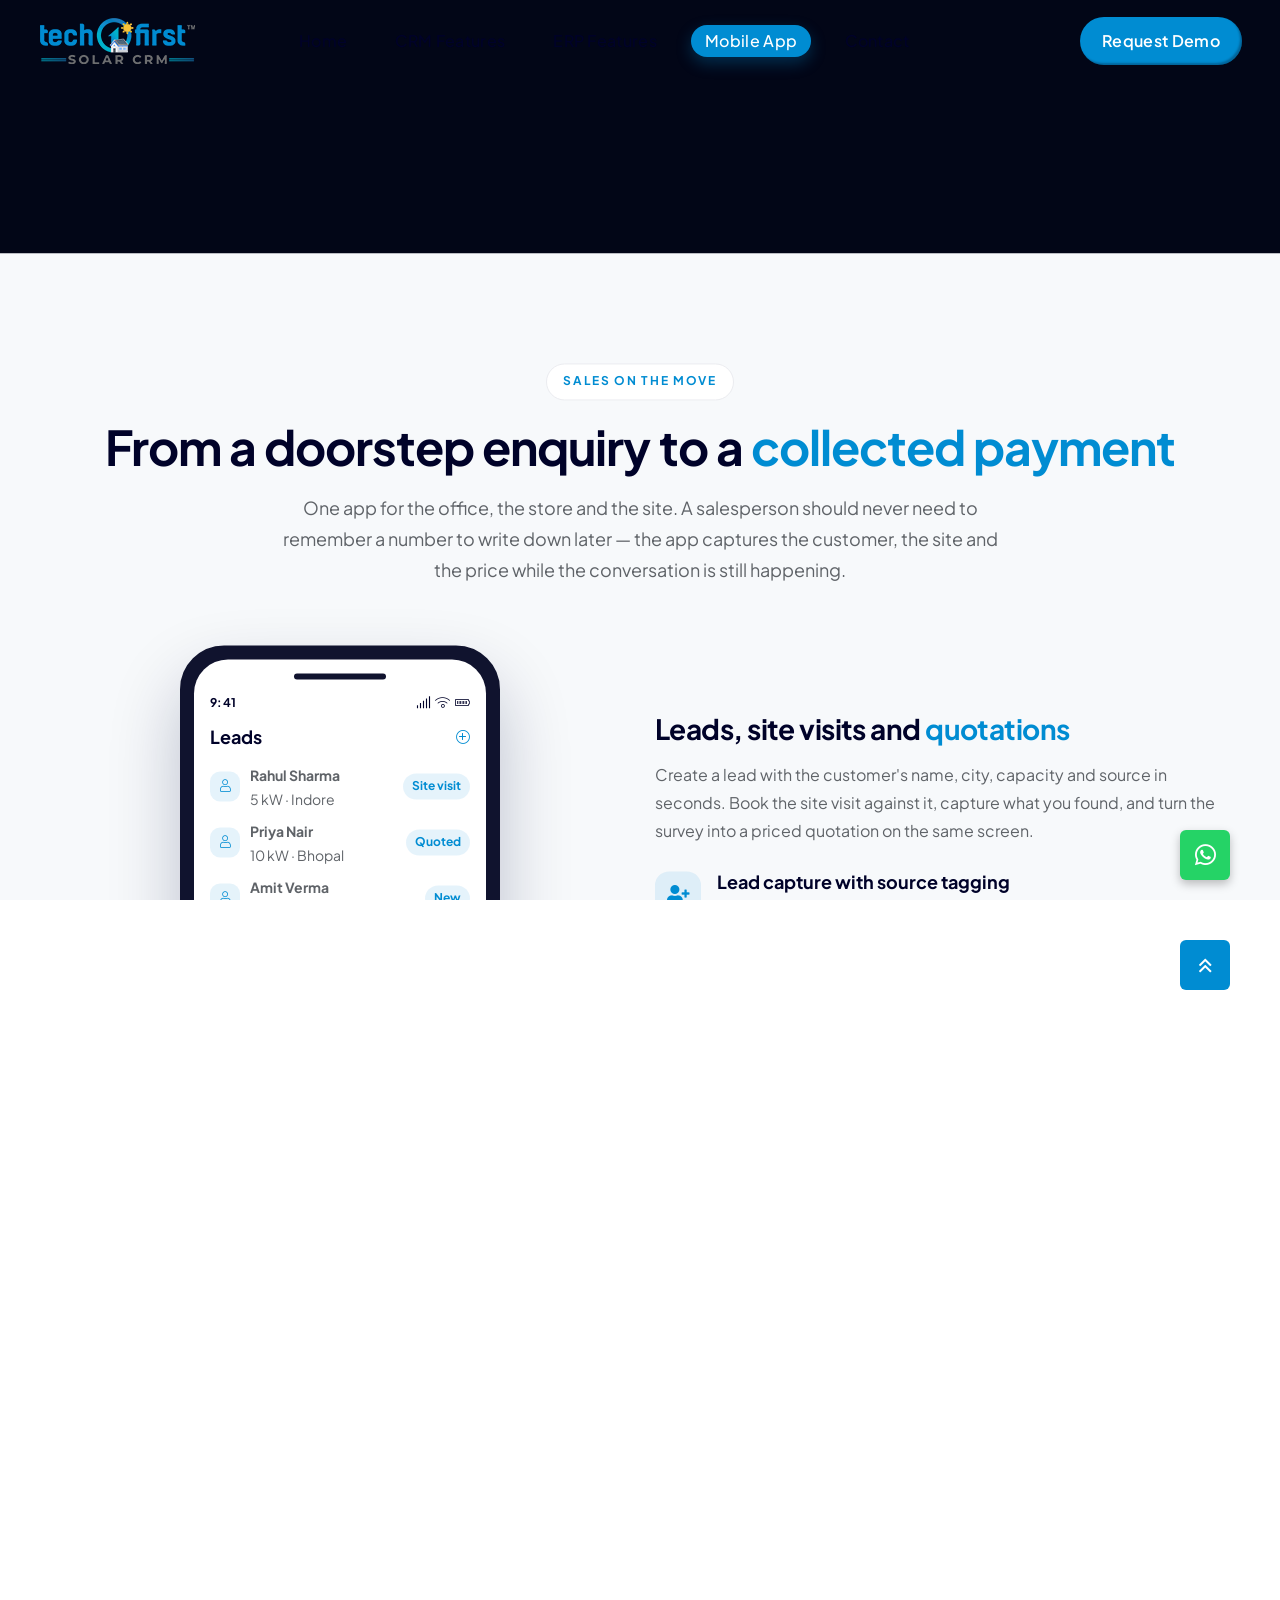
<file: mobile-app.html>
<!doctype html>
<html class="no-js" lang="en">

<head>
    <meta charset="utf-8">
    <meta http-equiv="x-ua-compatible" content="ie=edge">
    <title>TechFirst Solar Mobile App | Leads, Quotation, Stock &amp; Site</title>
    <meta name="description" content="The TechFirst Solar mobile app for lead capture, site visit, quotation, sales order, payment collection, good receipt, good issue, good return, stock, rate calculator and installation.">
    <meta name="viewport" content="width=device-width, initial-scale=1">

    <link rel="shortcut icon" type="image/x-icon" href="assets/img/favicon.png">

    <link rel="stylesheet" href="assets/css/bootstrap.min.css">
    <link rel="stylesheet" href="assets/css/animate.css">
    <link rel="stylesheet" href="assets/css/custom-animation.css">
    <link rel="stylesheet" href="assets/css/slick.css">
    <link rel="stylesheet" href="assets/css/nice-select.css">
    <link rel="stylesheet" href="assets/css/flaticon.css">
    <link rel="stylesheet" href="assets/css/swiper-bundle.css">
    <link rel="stylesheet" href="assets/css/meanmenu.css">
    <link rel="stylesheet" href="assets/css/font-awesome-pro.css">
    <link rel="stylesheet" href="assets/css/magnific-popup.css">
    <link rel="stylesheet" href="assets/css/spacing.css">
    <link rel="stylesheet" href="assets/css/style.css">

    <script async src="https://www.googletagmanager.com/gtag/js?id=G-XVKLS8P4KV"></script> <script>   window.dataLayer = window.dataLayer || [];   function gtag(){dataLayer.push(arguments);}   gtag('js', new Date());   gtag('config', 'G-XVKLS8P4KV');   </script>
</head>

<body>

    <div id="preloader">
        <div class="preloader">
            <span></span>
            <span></span>
        </div>
    </div>

    <button class="scroll-top scroll-to-target" data-target="html">
        <i class="far fa-angle-double-up"></i>
    </button>

    <a href="https://wa.me/918906311311" class="whatsapp-float" target="_blank" rel="noopener noreferrer">
        <i class="fab fa-whatsapp"></i>
    </a>

    <header class="tp-header-height">
        <div id="header-sticky" class="header-bottom__area header__space header-sticky-bg-2 header-bottom__transparent z-index-5">
            <div class="container">
                <div class="row align-items-center">
                    <div class="col-xxl-2 col-xl-2 col-lg-2 col-md-4 col-6">
                        <div class="header-bottom__logo">
                            <a href="index.html"><img src="assets/img/logo/logo-black.png" alt="TechFirst Solar CRM ERP"></a>
                        </div>
                    </div>
                    <div class="col-xxl-7 col-xl-7 col-lg-7 d-none d-lg-block">
                        <div class="header-bottom__main-menu header-bottom__main-menu-3">
                            <nav id="mobile-menu" class="smooth">
                                <ul>
                                    <li><a href="index.html">Home</a></li>
                                    <li><a href="crm-features.html">CRM Features</a></li>
                                    <li><a href="erp-features.html">ERP Features</a></li>
                                    <li><a href="mobile-app.html" aria-current="page">Mobile App</a></li>
                                    <li><a href="contact.html">Contact</a></li>
                                </ul>
                            </nav>
                        </div>
                    </div>
                    <div class="col-xxl-3 col-xl-3 col-lg-3 col-md-8 col-6">
                        <div class="header-bottom__right d-flex align-items-center justify-content-end">
                            <div class="header-bottom__btn d-flex align-items-center">
                                <a class="tp-btn-blue-sm d-none d-md-inline-block tp-btn-hover alt-color-black" href="contact.html">
                                    <span>Request Demo</span>
                                    <b></b>
                                </a>
                                <a class="header-bottom__bar tp-menu-bar d-lg-none" href="javascript:void(0)"><i class="fal fa-bars"></i></a>
                            </div>
                        </div>
                    </div>
                </div>
            </div>
        </div>
    </header>

    <div class="tpoffcanvas-area">
        <div class="tpoffcanvas">
            <div class="tpoffcanvas__close-btn">
                <button class="close-btn"><i class="fal fa-times"></i></button>
            </div>
            <div class="tpoffcanvas__logo text-center">
                <a href="index.html">
                    <img src="assets/img/logo/logo-white.png" alt="TechFirst Solar CRM ERP">
                </a>
            </div>
            <div class="mobile-menu"></div>
            <div class="tpoffcanvas__info text-center">
                <p class="offcanva-title">Contact Us</p>
                <a href="mailto:info@techfirsterp.com">info@techfirsterp.com</a>
            </div>
            <div class="tpoffcanvas__social">
                <div class="social-icon text-center">
                    <a href="tel:+918906311311" aria-label="Call TechFirst Solar"><i class="fas fa-phone"></i></a>
                    <a href="mailto:info@techfirsterp.com" aria-label="Email TechFirst Solar"><i class="fas fa-envelope"></i></a>
                </div>
            </div>
        </div>
    </div>
    <div class="body-overlay"></div>

    <div id="smooth-wrapper">
        <div id="smooth-content">

            <main class="fix" id="app-page">

                <!-- Hero: the product demo video on its own, no overlay copy and no player chrome -->
                <div class="app-hero app-hero--video p-relative">
                    <div class="app-hero__media">
                        <!-- #t=7 in the src and data-start="7" are the same 7s start: the
                             media fragment does the first seek natively (no frame 0 flash),
                             data-start is what the loop re-arms from in main.js -->
                        <video autoplay muted loop playsinline preload="metadata" disablepictureinpicture disableRemotePlayback data-start="7" aria-label="TechFirst Solar CRM and ERP product demo" src="assets/video/crm%26erp.mp4#t=7"></video>
                    </div>
                </div>

                <!-- Sales on the move -->
                <div class="app-section app-screens" id="app-screens">
                    <div class="container">
                        <div class="app-section-head">
                            <p class="app-eyebrow wow tpfadeUp" data-wow-duration=".9s" data-wow-delay=".1s">Sales on the move</p>
                            <h1 class="app-heading wow tpfadeUp" data-wow-duration=".9s" data-wow-delay=".2s">
                                From a doorstep enquiry to a <span>collected payment</span>
                            </h1>
                            <p class="app-lead wow tpfadeUp" data-wow-duration=".9s" data-wow-delay=".3s">
                                One app for the office, the store and the site. A salesperson should never
                                need to remember a number to write down later &mdash; the app captures the
                                customer, the site and the price while the conversation is still happening.
                            </p>
                        </div>

                        <div class="row align-items-center app-screen__row">
                            <div class="col-lg-6 app-screen__phone" style="--app-accent: #008cd2; --app-accent-soft: rgba(0, 140, 210, 0.1);">
                                <div class="app-phone">
                                    <div class="app-phone__screen">
                                        <div class="app-phone__status">
                                            <span>9:41</span>
                                            <span><i class="fal fa-signal"></i><i class="fal fa-wifi"></i><i class="fal fa-battery-full"></i></span>
                                        </div>
                                        <div class="app-phone__appbar">
                                            <h5>Leads</h5>
                                            <i class="fal fa-plus-circle"></i>
                                        </div>
                                        <div class="app-phone__row">
                                            <span class="app-phone__avatar"><i class="fal fa-user"></i></span>
                                            <span class="app-phone__meta">
                                                <b>Rahul Sharma</b>
                                                <small>5 kW &middot; Indore</small>
                                            </span>
                                            <span class="app-phone__tag">Site visit</span>
                                        </div>
                                        <div class="app-phone__row">
                                            <span class="app-phone__avatar"><i class="fal fa-user"></i></span>
                                            <span class="app-phone__meta">
                                                <b>Priya Nair</b>
                                                <small>10 kW &middot; Bhopal</small>
                                            </span>
                                            <span class="app-phone__tag">Quoted</span>
                                        </div>
                                        <div class="app-phone__row">
                                            <span class="app-phone__avatar"><i class="fal fa-user"></i></span>
                                            <span class="app-phone__meta">
                                                <b>Amit Verma</b>
                                                <small>3 kW &middot; Ujjain</small>
                                            </span>
                                            <span class="app-phone__tag">New</span>
                                        </div>
                                        <div class="app-phone__card app-phone__card--accent">
                                            <b>6 follow-ups due today</b>
                                            <small>2 site visits, 4 pending payments</small>
                                        </div>
                                        <div class="app-phone__tabs">
                                            <i class="fal fa-home is-on"></i>
                                            <i class="fal fa-users"></i>
                                            <i class="fal fa-file-invoice"></i>
                                            <i class="fal fa-user"></i>
                                        </div>
                                    </div>
                                </div>
                            </div>
                            <div class="col-lg-6 app-screen__copy">
                                <h3>Leads, site visits and <span>quotations</span></h3>
                                <p>
                                    Create a lead with the customer's name, city, capacity and source in
                                    seconds. Book the site visit against it, capture what you found, and
                                    turn the survey into a priced quotation on the same screen.
                                </p>
                                <div class="app-feature">
                                    <span class="app-feature__icon"><i class="fas fa-user-plus"></i></span>
                                    <div>
                                        <h4>Lead capture with source tagging</h4>
                                        <p>Name, phone, city, capacity and division in one form, tagged by source and assigned to an owner.</p>
                                    </div>
                                </div>
                                <div class="app-feature">
                                    <span class="app-feature__icon"><i class="fas fa-clipboard-check"></i></span>
                                    <div>
                                        <h4>Site visit with photos and notes</h4>
                                        <p>Record the survey on site, attach roof and meter photos, and flag what the quotation must account for.</p>
                                    </div>
                                </div>
                                <div class="app-feature">
                                    <span class="app-feature__icon"><i class="fas fa-calculator"></i></span>
                                    <div>
                                        <h4>Rate calculator in the quotation</h4>
                                        <p>Price from the kW-wise BoM and live item rates, see the margin before you send, and share the PDF instantly.</p>
                                    </div>
                                </div>
                            </div>
                        </div>

                        <div class="row align-items-center app-screen__row app-screen__row--flip">
                            <div class="col-lg-6 app-screen__phone" style="--app-accent: #5FC33B; --app-accent-soft: rgba(95, 195, 59, 0.14);">
                                <div class="app-phone">
                                    <div class="app-phone__screen">
                                        <div class="app-phone__status">
                                            <span>9:41</span>
                                            <span><i class="fal fa-signal"></i><i class="fal fa-wifi"></i><i class="fal fa-battery-full"></i></span>
                                        </div>
                                        <div class="app-phone__appbar">
                                            <h5>Quotation</h5>
                                            <i class="fal fa-share-alt"></i>
                                        </div>
                                        <div class="app-phone__card">
                                            <b>5 kW Residential &middot; Q-1182</b>
                                            <small>Revised for subsidy &middot; valid 15 days</small>
                                        </div>
                                        <div class="app-phone__bars" aria-hidden="true">
                                            <i style="height: 42%"></i>
                                            <i style="height: 68%"></i>
                                            <i style="height: 55%"></i>
                                            <i style="height: 84%"></i>
                                            <i style="height: 60%"></i>
                                            <i style="height: 38%"></i>
                                        </div>
                                        <div class="app-phone__total">
                                            <span>Payable</span>
                                            <b>&#8377;3,12,400</b>
                                        </div>
                                        <span class="app-phone__cta">Convert to sales order</span>
                                        <div class="app-phone__tabs">
                                            <i class="fal fa-home"></i>
                                            <i class="fal fa-users"></i>
                                            <i class="fal fa-file-invoice is-on"></i>
                                            <i class="fal fa-user"></i>
                                        </div>
                                    </div>
                                </div>
                            </div>
                            <div class="col-lg-6 app-screen__copy">
                                <h3>Sales order and <span>payment collection</span></h3>
                                <p>
                                    A quotation is not the end of the conversation. Convert it to a sales
                                    order from the same screen, then take the advance, the instalment or
                                    the final payment at the customer's home.
                                </p>
                                <div class="app-feature">
                                    <span class="app-feature__icon"><i class="fas fa-file-signature"></i></span>
                                    <div>
                                        <h4>Quotation to sales order in one tap</h4>
                                        <p>The accepted quote carries its items, rates and terms straight into the order, with nothing retyped.</p>
                                    </div>
                                </div>
                                <div class="app-feature">
                                    <span class="app-feature__icon"><i class="fas fa-hand-holding-usd"></i></span>
                                    <div>
                                        <h4>Collect a payment on the spot</h4>
                                        <p>Record the amount, mode and reference, and watch the pending balance shrink as you collect.</p>
                                    </div>
                                </div>
                                <div class="app-feature">
                                    <span class="app-feature__icon"><i class="fas fa-landmark"></i></span>
                                    <div>
                                        <h4>Loan, EMI and subsidy paperwork</h4>
                                        <p>Keep the sanction status, EMI schedule and subsidy or net-metering documents with the project.</p>
                                    </div>
                                </div>
                            </div>
                        </div>
                    </div>
                </div>

                <!-- Store to site -->
                <div class="app-section app-capabilities">
                    <div class="container">
                        <div class="app-section-head">
                            <p class="app-eyebrow wow tpfadeUp" data-wow-duration=".9s" data-wow-delay=".1s">Store to site</p>
                            <h2 class="app-heading wow tpfadeUp" data-wow-duration=".9s" data-wow-delay=".2s">
                                                The warehouse, the store and <span>the site itself</span>
                                            </h2>
                            <p class="app-lead wow tpfadeUp" data-wow-duration=".9s" data-wow-delay=".3s">
                                Material in, material out, and stock that is true. Scan a serial as it
                                arrives, issue it against a project, take a return back in the same visit,
                                and confirm what the crew actually installed &mdash; without closing the
                                shop to open a computer.
                            </p>
                        </div>
                        <div class="row g-4">
                            <div class="col-lg-4 col-md-6">
                                <div class="app-tile h-100 wow tpfadeUp" data-wow-duration=".9s" data-wow-delay=".1s" style="--app-accent: #008cd2; --app-accent-soft: rgba(0, 140, 210, 0.1);">
                                    <span class="app-tile__icon"><i class="fas fa-barcode"></i></span>
                                    <h4>Good Receipt</h4>
                                    <p>Scan a serial as material arrives, book it against a purchase order or as a direct GRN, and update stock before the truck leaves.</p>
                                </div>
                            </div>
                            <div class="col-lg-4 col-md-6">
                                <div class="app-tile h-100 wow tpfadeUp" data-wow-duration=".9s" data-wow-delay=".2s" style="--app-accent: #5FC33B; --app-accent-soft: rgba(95, 195, 59, 0.14);">
                                    <span class="app-tile__icon"><i class="fas fa-level-up"></i></span>
                                    <h4>Good Issue</h4>
                                    <p>Issue material to a project or an installer with the serials listed, so the challan and the stock ledger agree.</p>
                                </div>
                            </div>
                            <div class="col-lg-4 col-md-6">
                                <div class="app-tile h-100 wow tpfadeUp" data-wow-duration=".9s" data-wow-delay=".3s" style="--app-accent: #FF7A41; --app-accent-soft: rgba(255, 122, 65, 0.12);">
                                    <span class="app-tile__icon"><i class="fas fa-undo"></i></span>
                                    <h4>Good Return</h4>
                                    <p>Take surplus or wrong material back on a return challan and see it re-enter stock against the right project.</p>
                                </div>
                            </div>
                            <div class="col-lg-4 col-md-6">
                                <div class="app-tile h-100 wow tpfadeUp" data-wow-duration=".9s" data-wow-delay=".4s" style="--app-accent: #5138EE; --app-accent-soft: rgba(81, 56, 238, 0.1);">
                                    <span class="app-tile__icon"><i class="fas fa-shipping-fast"></i></span>
                                    <h4>Delivery Challan</h4>
                                    <p>Send material to site with serials on the challan, capture the site acknowledgement, and close the dispatch loop.</p>
                                </div>
                            </div>
                            <div class="col-lg-4 col-md-6">
                                <div class="app-tile h-100 wow tpfadeUp" data-wow-duration=".9s" data-wow-delay=".5s" style="--app-accent: #1117A0; --app-accent-soft: rgba(17, 23, 160, 0.1);">
                                    <span class="app-tile__icon"><i class="fas fa-warehouse"></i></span>
                                    <h4>Stock</h4>
                                    <p>Item-wise warehouse stock with serials, live quantities and low-stock flags, checked from the aisle itself.</p>
                                </div>
                            </div>
                            <div class="col-lg-4 col-md-6">
                                <div class="app-tile h-100 wow tpfadeUp" data-wow-duration=".9s" data-wow-delay=".6s" style="--app-accent: #FF3C82; --app-accent-soft: rgba(255, 60, 130, 0.1);">
                                    <span class="app-tile__icon"><i class="fas fa-sitemap"></i></span>
                                    <h4>Projectwise Stock</h4>
                                    <p>Required, reserved, issued and consumed for each installation, kept apart so a busy project cannot hide a shortage.</p>
                                </div>
                            </div>
                            <div class="col-lg-4 col-md-6">
                                <div class="app-tile h-100 wow tpfadeUp" data-wow-duration=".9s" data-wow-delay=".7s" style="--app-accent: #FFAB0A; --app-accent-soft: rgba(255, 171, 10, 0.14);">
                                    <span class="app-tile__icon"><i class="fas fa-file-import"></i></span>
                                    <h4>Purchase Order</h4>
                                    <p>Raise a PO to a supplier with the agreed rate, then track what is still pending without phoning the store.</p>
                                </div>
                            </div>
                            <div class="col-lg-4 col-md-6">
                                <div class="app-tile h-100 wow tpfadeUp" data-wow-duration=".9s" data-wow-delay=".8s" style="--app-accent: #E53E3E; --app-accent-soft: rgba(229, 62, 62, 0.1);">
                                    <span class="app-tile__icon"><i class="fas fa-calculator"></i></span>
                                    <h4>Rate Calculator</h4>
                                    <p>Price a kW-wise BoM from the item master in the aisle, so a quote or a purchase never runs on a guessed rate.</p>
                                </div>
                            </div>
                            <div class="col-lg-4 col-md-6">
                                <div class="app-tile h-100 wow tpfadeUp" data-wow-duration=".9s" data-wow-delay=".9s" style="--app-accent: #8B5CF6; --app-accent-soft: rgba(139, 92, 246, 0.1);">
                                    <span class="app-tile__icon"><i class="fas fa-solar-panel"></i></span>
                                    <h4>Installation &amp; AMC</h4>
                                    <p>Mark the work done on site, attach photos and serials, and carry the installed record into warranty and service.</p>
                                </div>
                            </div>
                        </div>
                    </div>
                </div>

                <!-- On site -->
                <div class="app-section app-screens">
                    <div class="container">
                        <div class="row align-items-center app-screen__row">
                            <div class="col-lg-6 app-screen__phone" style="--app-accent: #5138EE; --app-accent-soft: rgba(81, 56, 238, 0.1);">
                                <div class="app-phone">
                                    <div class="app-phone__screen">
                                        <div class="app-phone__status">
                                            <span>9:41</span>
                                            <span><i class="fal fa-signal"></i><i class="fal fa-wifi"></i><i class="fal fa-battery-full"></i></span>
                                        </div>
                                        <div class="app-phone__appbar">
                                            <h5>Site &middot; Riverside 5 kW</h5>
                                            <i class="fal fa-camera"></i>
                                        </div>
                                        <div class="app-phone__row">
                                            <span class="app-phone__avatar"><i class="fal fa-check"></i></span>
                                            <span class="app-phone__meta">
                                                <b>Structure mounted</b>
                                                <small>12 modules &middot; 13 Mar</small>
                                            </span>
                                            <span class="app-phone__tag">Done</span>
                                        </div>
                                        <div class="app-phone__row">
                                            <span class="app-phone__avatar"><i class="fal fa-check"></i></span>
                                            <span class="app-phone__meta">
                                                <b>Wiring &amp; inverter</b>
                                                <small>5 kW &middot; 13 Mar</small>
                                            </span>
                                            <span class="app-phone__tag">Done</span>
                                        </div>
                                        <div class="app-phone__row">
                                            <span class="app-phone__avatar"><i class="fal fa-spinner"></i></span>
                                            <span class="app-phone__meta">
                                                <b>Commissioning</b>
                                                <small>Pending meter approval</small>
                                            </span>
                                            <span class="app-phone__tag">Open</span>
                                        </div>
                                        <div class="app-phone__card app-phone__card--accent">
                                            <b>Installation report ready</b>
                                            <small>Photos, serials and consumption attached</small>
                                        </div>
                                        <div class="app-phone__tabs">
                                            <i class="fal fa-home is-on"></i>
                                            <i class="fal fa-users"></i>
                                            <i class="fal fa-file-invoice"></i>
                                            <i class="fal fa-user"></i>
                                        </div>
                                    </div>
                                </div>
                            </div>
                            <div class="col-lg-6 app-screen__copy">
                                <h3>Installation, commissioning and <span>AMC</span></h3>
                                <p>
                                    The crew is already at the site with the app open. Mark the work as it
                                    is done, attach the photos, confirm what was actually consumed, and let
                                    the project close itself out of the app.
                                </p>
                                <div class="app-feature">
                                    <span class="app-feature__icon"><i class="fas fa-solar-panel"></i></span>
                                    <div>
                                        <h4>Installation checklist per project</h4>
                                        <p>Structure, wiring, inverter and commissioning ticked off in order, with the date on every step.</p>
                                    </div>
                                </div>
                                <div class="app-feature">
                                    <span class="app-feature__icon"><i class="fas fa-camera"></i></span>
                                    <div>
                                        <h4>Photos, serials and consumption</h4>
                                        <p>Attach site photos, list the serials installed and record the material actually used.</p>
                                    </div>
                                </div>
                                <div class="app-feature">
                                    <span class="app-feature__icon"><i class="fas fa-headset"></i></span>
                                    <div>
                                        <h4>Warranty and service requests</h4>
                                        <p>Raise a service request against the installed serial, track its status, and keep the AMC record with the project.</p>
                                    </div>
                                </div>
                            </div>
                        </div>
                    </div>
                </div>

                <!-- Why the app -->
                <div class="app-section app-why">
                    <div class="container">
                        <div class="app-section-head">
                            <p class="app-eyebrow wow tpfadeUp" data-wow-duration=".9s" data-wow-delay=".1s">Why it works on a phone</p>
                            <h2 class="app-heading wow tpfadeUp" data-wow-duration=".9s" data-wow-delay=".2s">
                                                Built for a <span>rooftop, not a desk</span>
                                            </h2>
                            <p class="app-lead wow tpfadeUp" data-wow-duration=".9s" data-wow-delay=".3s">
                                                A solar business spends most of its day away from a keyboard.
                                                The app is designed around that, and it still feeds the same
                                                records your office sees.
                            </p>
                        </div>
                        <div class="row g-4">
                            <div class="col-lg-3 col-md-6">
                                <div class="app-why__item h-100 wow tpfadeUp" data-wow-duration=".9s" data-wow-delay=".1s">
                                    <i class="fas fa-wifi"></i>
                                    <h4>Works offline</h4>
                                    <p>Load the day's leads and projects before you leave, then capture visits, photos and serials with no signal. It syncs when you are back in range.</p>
                                </div>
                            </div>
                            <div class="col-lg-3 col-md-6">
                                <div class="app-why__item h-100 wow tpfadeUp" data-wow-duration=".9s" data-wow-delay=".2s">
                                    <i class="fas fa-camera-retro"></i>
                                    <h4>Photos where they happen</h4>
                                    <p>Site photos, installation evidence and damage shots attach to the record as you take them, not in a folder of screenshots later.</p>
                                </div>
                            </div>
                            <div class="col-lg-3 col-md-6">
                                <div class="app-why__item h-100 wow tpfadeUp" data-wow-duration=".9s" data-wow-delay=".3s">
                                    <i class="fas fa-barcode"></i>
                                    <h4>Scan, don't type</h4>
                                    <p>Serials and item codes are scanned with the camera. No typing a twelve-digit number on a dusty keyboard in the sun.</p>
                                </div>
                            </div>
                            <div class="col-lg-3 col-md-6">
                                <div class="app-why__item h-100 wow tpfadeUp" data-wow-duration=".9s" data-wow-delay=".4s">
                                    <i class="fas fa-users-cog"></i>
                                    <h4>Role-based access</h4>
                                    <p>A salesperson sees their own leads. A store keeper sees stock. A site engineer sees his checklist. Everyone sees the same project.</p>
                                </div>
                            </div>
                        </div>
                    </div>
                </div>

                <!-- Closing CTA -->
                <div class="app-cta">
                    <div class="container">
                        <h2>Put the office in your <span>back pocket</span></h2>
                        <p>
                            Tell us which part of your day is hardest to keep up on paper &mdash; site
                            visits, store issues, or collections &mdash; and we will show you that part in
                            the app first.
                        </p>
                        <div class="app-cta__actions">
                            <a class="app-btn app-btn--primary" href="contact.html">
                                <span>Get the App</span>
                                <i class="fal fa-arrow-right"></i>
                            </a>
                            <a class="app-btn app-btn--ghost" href="erp-features.html">
                                <span>See the ERP on the web</span>
                            </a>
                        </div>
                        <div class="app-stores app-stores--center">
                            <a class="app-store" href="contact.html">
                                <i class="fab fa-apple"></i>
                                <span>App Store<small>iPhone &amp; iPad</small></span>
                            </a>
                            <a class="app-store" href="contact.html">
                                <i class="fab fa-google-play"></i>
                                <span>Google Play<small>Android phones &amp; tablets</small></span>
                            </a>
                        </div>
                        <p class="app-cta__note">Personalised walkthrough, usually within 24 hours.</p>
                    </div>
                </div>

            </main>

            <div class="footer-bottom-content tp-browser-bg-shape" data-background="assets/img/footer/overly.png">

                <footer>
                    <div class="tp-footer-slide pb-80">
                        <div class="container-fluid g-0">
                            <div class="row g-0 justify-content-center">
                                <div class="footer-slide-active">
                                    <div class="footer-slide-wrapper">
                                        <div class="footer-slide-item">
                                            <i class="fal fa-check"></i>
                                            <span>Free Demo</span>
                                        </div>
                                    </div>
                                    <div class="footer-slide-wrapper">
                                        <div class="footer-slide-item">
                                            <i class="fal fa-check"></i>
                                            <span>Lead to AMC Lifecycle</span>
                                        </div>
                                    </div>
                                    <div class="footer-slide-wrapper">
                                        <div class="footer-slide-item">
                                            <i class="fal fa-check"></i>
                                            <span>All-in-one CRM &amp; ERP</span>
                                        </div>
                                    </div>
                                    <div class="footer-slide-wrapper">
                                        <div class="footer-slide-item">
                                            <i class="fal fa-check"></i>
                                            <span>BoM &amp; Serial Tracking</span>
                                        </div>
                                    </div>
                                    <div class="footer-slide-wrapper">
                                        <div class="footer-slide-item">
                                            <i class="fal fa-check"></i>
                                            <span>Warehouse &amp; Project Stock</span>
                                        </div>
                                    </div>
                                    <div class="footer-slide-wrapper">
                                        <div class="footer-slide-item">
                                            <i class="fal fa-check"></i>
                                            <span>Dispatch &amp; Installation</span>
                                        </div>
                                    </div>
                                    <div class="footer-slide-wrapper">
                                        <div class="footer-slide-item">
                                            <i class="fal fa-check"></i>
                                            <span>Quotation &amp; Rate Calculator</span>
                                        </div>
                                    </div>
                                    <div class="footer-slide-wrapper">
                                        <div class="footer-slide-item">
                                            <i class="fal fa-check"></i>
                                            <span>Reports &amp; Export</span>
                                        </div>
                                    </div>
                                </div>
                            </div>
                        </div>
                    </div>

                    <div class="tp-footer__pl-pr">
                        <div class="tp-footer__area tp-footer__tp-border-bottom">
                            <div class="container">
                                <div class="row">
                                    <div class="col-xl-3 col-lg-6 col-md-6 pb-30 wow tpfadeUp" data-wow-duration=".9s" data-wow-delay=".3s">
                                        <div class="tp-footer__widget footer-widget-3 footer-col-3-1">
                                            <div class="tp-footer__logo mb-25">
                                                <a href="index.html">
                                                    <img src="assets/img/logo/logo-black.png" alt="TechFirst Solar CRM ERP">
                                                </a>
                                            </div>
                                            <div class="tp-footer__contact-info">
                                                <p>Complete Solar Business Management Solution - CRM &amp; ERP in one platform</p>
                                                <ul>
                                                    <li>
                                                        <span>
                                                            <svg width="22" height="22" viewBox="0 0 22 22" fill="none" xmlns="http://www.w3.org/2000/svg">
                                                                <path opacity="0.3" d="M7.08443 4.76996L7.84597 6.13453C8.53323 7.36598 8.25734 8.98143 7.17492 10.0639C7.17492 10.0639 7.17492 10.0639 7.17492 10.0639C7.1748 10.064 5.86209 11.3769 8.24247 13.7573C10.6222 16.137 11.9351 14.8257 11.9359 14.8249C11.936 14.8248 11.9359 14.8248 11.936 14.8248C13.0184 13.7424 14.6338 13.4666 15.8653 14.1538L17.2298 14.9153C19.0893 15.9531 19.3089 18.5609 17.6745 20.1953C16.6923 21.1775 15.4892 21.9417 14.1592 21.9921C11.9202 22.077 8.11782 21.5103 4.30364 17.6961C0.489452 13.882 -0.0771917 10.0796 0.00768762 7.84062C0.0581084 6.5106 0.822313 5.30745 1.80444 4.32532C3.43891 2.69085 6.04667 2.91046 7.08443 4.76996Z" fill="#01103D" />
                                                                <path d="M10.8646 0.739036C10.9423 0.25925 11.3959 -0.0662177 11.8757 0.0114575C11.9054 0.0171423 12.0009 0.0350017 12.051 0.046152C12.1511 0.0684501 12.2908 0.102781 12.4649 0.153502C12.8132 0.254933 13.2996 0.422028 13.8835 0.689721C15.0526 1.22567 16.6083 2.16321 18.2226 3.77756C19.8369 5.3919 20.7745 6.9476 21.3104 8.11662C21.5781 8.70051 21.7452 9.187 21.8467 9.53524C21.8974 9.70938 21.9317 9.84904 21.954 9.94917C21.9652 9.99923 21.9733 10.0394 21.979 10.0691L21.9857 10.1057C22.0634 10.5855 21.7409 11.0578 21.2611 11.1355C20.7827 11.213 20.332 10.8891 20.2524 10.4115C20.25 10.3987 20.2432 10.3643 20.236 10.3318C20.2215 10.2668 20.1965 10.1637 20.1568 10.0274C20.0774 9.75482 19.9395 9.34961 19.7105 8.85013C19.2531 7.85239 18.4305 6.47462 16.978 5.02212C15.5255 3.56963 14.1478 2.74709 13.15 2.28967C12.6505 2.06068 12.2453 1.92277 11.9727 1.84336C11.8364 1.80366 11.6651 1.76434 11.6001 1.74987C11.1226 1.67029 10.7872 1.21745 10.8646 0.739036Z" fill="#01103D" />
                                                                <path fill-rule="evenodd" clip-rule="evenodd" d="M11.1301 4.78659C11.2636 4.31926 11.7507 4.04866 12.2181 4.18218L11.9763 5.02836C12.2181 4.18218 12.2181 4.18218 12.2181 4.18218L12.2198 4.18266L12.2216 4.18318L12.2255 4.18433L12.2346 4.18704L12.2578 4.19427C12.2755 4.19993 12.2976 4.2073 12.3239 4.21665C12.3766 4.23535 12.4463 4.26194 12.5317 4.29856C12.7026 4.37182 12.9362 4.48496 13.2231 4.65476C13.7975 4.99467 14.5815 5.55928 15.5026 6.48035C16.4236 7.40143 16.9883 8.18547 17.3282 8.7598C17.498 9.04671 17.6111 9.28029 17.6844 9.45123C17.721 9.53666 17.7476 9.60631 17.7663 9.65901C17.7756 9.68535 17.783 9.70745 17.7887 9.72514L17.7959 9.74836L17.7986 9.75745L17.7997 9.76137L17.8003 9.76316C17.8003 9.76316 17.8007 9.76485 16.9546 10.0066L17.8007 9.76485C17.9343 10.2322 17.6637 10.7193 17.1963 10.8528C16.733 10.9852 16.2502 10.7203 16.1119 10.2602L16.1075 10.2476C16.1013 10.23 16.0883 10.1953 16.0666 10.1446C16.0232 10.0433 15.9445 9.87754 15.8135 9.65625C15.5519 9.21418 15.0793 8.54623 14.258 7.72492C13.4367 6.9036 12.7687 6.43107 12.3267 6.16944C12.1054 6.03847 11.9397 5.95974 11.8384 5.91633C11.7877 5.8946 11.753 5.88165 11.7353 5.8754L11.7227 5.87106C11.2626 5.73274 10.9977 5.24996 11.1301 4.78659Z" fill="#01103D" />
                                                            </svg>
                                                        </span>
                                                        <a class="first-child" href="tel:+918906311311">+91 8906 311 311</a>
                                                    </li>
                                                    <li>
                                                        <span>
                                                            <svg width="20" height="20" viewBox="0 0 20 20" fill="none" xmlns="http://www.w3.org/2000/svg">
                                                                <path opacity="0.3" d="M10 20C15.5228 20 20 15.5228 20 10C20 4.47715 15.5228 0 10 0C4.47715 0 0 4.47715 0 10C0 11.5997 0.375616 13.1116 1.04346 14.4525C1.22094 14.8088 1.28001 15.2161 1.17712 15.6006L0.581511 17.8267C0.322954 18.793 1.20701 19.677 2.17335 19.4185L4.39939 18.8229C4.78393 18.72 5.19121 18.7791 5.54753 18.9565C6.88836 19.6244 8.40032 20 10 20Z" fill="#01103D" />
                                                                <path d="M5.825 10.85C5.36937 10.85 5 11.2194 5 11.675C5 12.1306 5.36937 12.5 5.825 12.5H11.875C12.3306 12.5 12.7 12.1306 12.7 11.675C12.7 11.2194 12.3306 10.85 11.875 10.85H5.825Z" fill="#1C274C" />
                                                                <path d="M5.825 7C5.36937 7 5 7.36937 5 7.825C5 8.28063 5.36937 8.65 5.825 8.65H14.625C15.0806 8.65 15.45 8.28063 15.45 7.825C15.45 7.36937 15.0806 7 14.625 7H5.825Z" fill="#1C274C" />
                                                            </svg>
                                                        </span>
                                                        <a href="mailto:info@techfirsterp.com">info@techfirsterp.com</a>
                                                    </li>
                                                </ul>
                                            </div>
                                        </div>
                                    </div>
                                    <div class="col-xl-4 col-lg-6 col-md-6 pb-30 wow tpfadeUp" data-wow-duration=".9s" data-wow-delay=".5s">
                                        <div class="tp-footer__widget footer-widget-3 footer-col-3-2">
                                            <h2 class="tp-footer__widget-title">CRM Features</h2>
                                            <div class="tp-footer__content">
                                                <ul>
                                                    <li><a href="crm-features.html#pipeline">Enquiry to Completion Pipeline</a></li>
                                                    <li><a href="crm-features.html#status-engines">Status Engines &amp; Business Rules</a></li>
                                                    <li><a href="crm-features.html#users-access">Users, Roles &amp; Access</a></li>
                                                    <li><a href="crm-features.html">Full CRM Tour</a></li>
                                                    <li><a href="mobile-app.html">Mobile App</a></li>
                                                </ul>
                                            </div>
                                        </div>
                                    </div>
                                    <div class="col-xl-2 col-lg-6 col-md-6 pb-30 wow tpfadeUp" data-wow-duration=".9s" data-wow-delay=".7s">
                                        <div class="tp-footer__widget footer-widget-3 footer-col-3-3">
                                            <h2 class="tp-footer__widget-title">ERP Features</h2>
                                            <div class="tp-footer__content">
                                                <ul>
                                                    <li><a href="erp-features.html#erp-flow">Item Master to Report</a></li>
                                                    <li><a href="erp-features.html#erp-modules">The Nine Modules</a></li>
                                                    <li><a href="erp-features.html#erp-ledger">Serial &amp; Stock Tracking</a></li>
                                                    <li><a href="erp-features.html#erp-reports">Reports &amp; Analysis</a></li>
                                                    <li><a href="erp-features.html">Full ERP Tour</a></li>
                                                </ul>
                                            </div>
                                        </div>
                                    </div>
                                    <div class="col-xl-3 col-lg-6 col-md-6 pb-30 wow tpfadeUp" data-wow-duration=".9s" data-wow-delay=".9s">
                                        <div class="tp-footer__widget footer-widget-3 footer-col-3-4">
                                            <h2 class="tp-footer__widget-title">Get In Touch</h2>
                                            <div class="tp-footer__input mb-35 p-relative">
                                                <form action="contact.html" method="get">
                                                    <input type="email" name="email" placeholder="Your email address" aria-label="Your email address">
                                                    <span>
                                                        <svg width="18" height="16" viewBox="0 0 18 16" fill="none" xmlns="http://www.w3.org/2000/svg">
                                                            <path d="M13 14.6H5C2.6 14.6 1 13.4 1 10.6V5C1 2.2 2.6 1 5 1H13C15.4 1 17 2.2 17 5V10.6C17 13.4 15.4 14.6 13 14.6Z" stroke="#5F6168" stroke-width="1.5" stroke-miterlimit="10" stroke-linecap="round" stroke-linejoin="round" />
                                                            <path opacity="0.4" d="M13 5.39993L10.496 7.39993C9.672 8.05593 8.32 8.05593 7.496 7.39993L5 5.39993" stroke="#5F6168" stroke-width="1.5" stroke-miterlimit="10" stroke-linecap="round" stroke-linejoin="round" />
                                                        </svg>
                                                    </span>
                                                    <button type="submit">
                                                        <svg width="14" height="16" viewBox="0 0 14 14" fill="none" xmlns="http://www.w3.org/2000/svg">
                                                            <path d="M1.00098 7H13.001" stroke="currentColor" stroke-width="2" stroke-linecap="round" stroke-linejoin="round" />
                                                            <path d="M7.00098 1L13.001 7L7.00098 13" stroke="currentColor" stroke-width="2" stroke-linecap="round" stroke-linejoin="round" />
                                                        </svg>
                                                    </button>
                                                </form>
                                            </div>
                                            <div class="tp-footer__social-3">
                                                <h2 class="tp-footer__social-title">Talk To Us</h2>
                                                <a href="tel:+918906311311" aria-label="Call TechFirst Solar"><i class="fas fa-phone"></i></a>
                                                <a href="mailto:info@techfirsterp.com" aria-label="Email TechFirst Solar"><i class="fas fa-envelope"></i></a>
                                                <a href="contact.html" aria-label="Contact form"><i class="fas fa-paper-plane"></i></a>
                                            </div>
                                        </div>
                                    </div>
                                </div>
                            </div>
                        </div>
                        <div class="tp-copyright__area pt-25 pb-40">
                            <div class="container">
                                <div class="row justify-content-center">
                                    <div class="col-xl-6 col-lg-6 col-md-6">
                                        <div class="tp-copyright__text tp-copyright__text-3 text-center">
                                            <span>Copyright &copy; 2026 <a href="https://www.techfirsterp.com" target="_blank">TechFirst ERP</a>. All Rights Reserved.</span>
                                        </div>
                                    </div>
                                </div>
                            </div>
                        </div>
                    </div>
                </footer>
            </div>

        </div>
    </div>

    <script src="assets/js/jquery.js"></script>
    <script src="assets/js/waypoints.js"></script>
    <script src="assets/js/bootstrap.bundle.min.js"></script>
    <script src="assets/js/slick.min.js"></script>
    <script src="assets/js/magnific-popup.js"></script>
    <script src="assets/js/counterup.js"></script>
    <script src="assets/js/wow.js"></script>
    <script src="assets/js/nice-select.js"></script>
    <script src="assets/js/swiper-bundle.js"></script>
    <script src="assets/js/meanmenu.js"></script>
    <script src="assets/js/tilt.jquery.js"></script>
    <script src="assets/js/isotope-pkgd.js"></script>
    <script src="assets/js/imagesloaded-pkgd.js"></script>
    <script src="assets/js/ajax-form.js"></script>
    <script src="assets/js/gsap.min.js"></script>
    <script src="assets/js/ScrollTrigger.min.js"></script>
    <script src="assets/js/split-text.min.js"></script>
    <script src="assets/js/ScrollSmoother.min.js"></script>
    <script src="assets/js/parallax-scroll.js"></script>
    <script src="assets/js/purecounter.js"></script>
    <script src="assets/js/jarallax.js"></script>
    <script src="assets/js/main.js"></script>

</body>

</html>
</file>
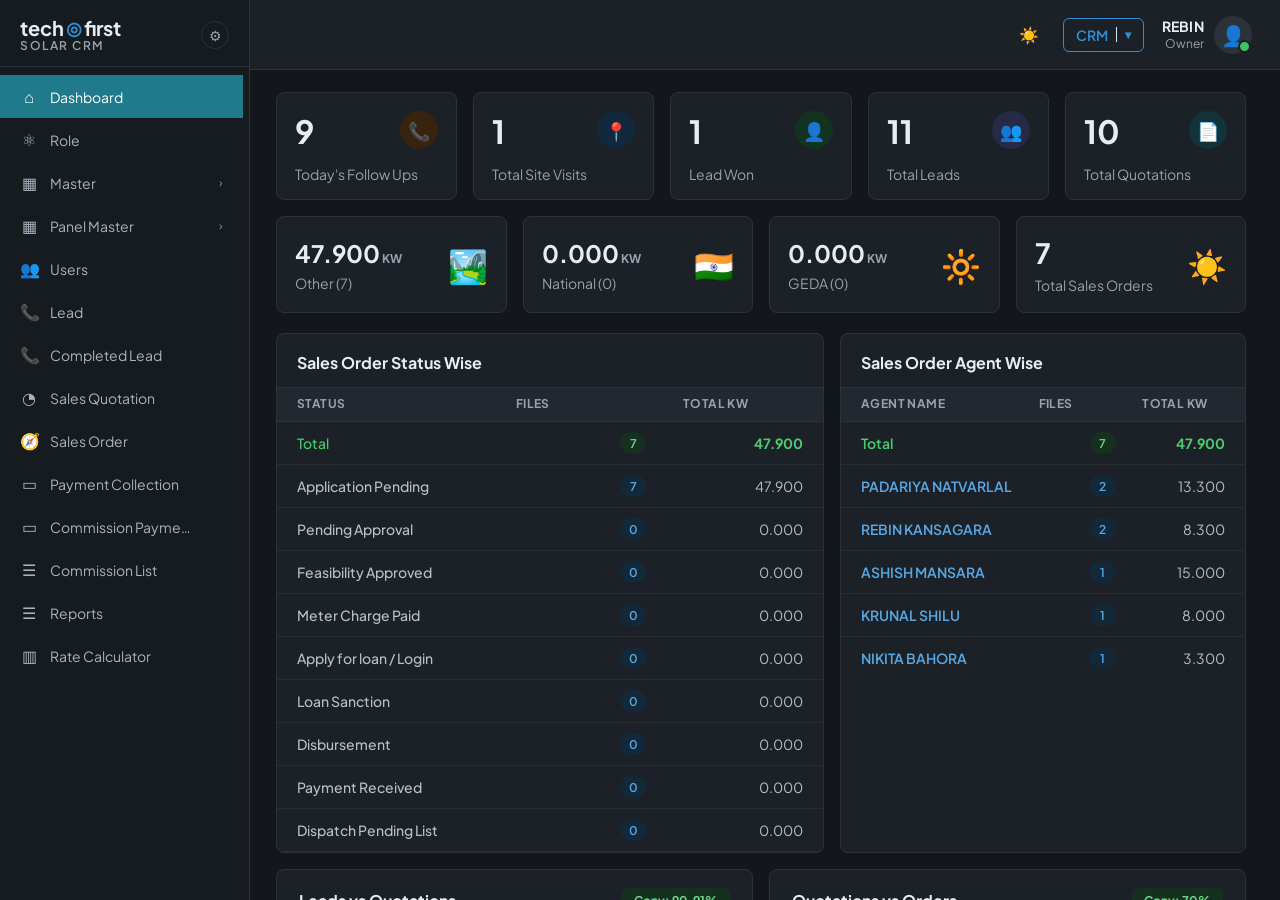
<file: assets/crm-dashboard.html>
<!DOCTYPE html>
<!-- dark is the default look, so it is set on <html> to avoid a light flash
     before the script runs; the script only ever switches away from it -->
<html lang="en" data-theme="dark">
<head>
<meta charset="UTF-8">
<meta name="viewport" content="width=device-width, initial-scale=1, viewport-fit=cover">
<title>Tech First Solar CRM</title>
<style>
  /* ---------- font system ----------
     This dashboard is embedded in an iframe, so it cannot inherit the marketing
     stylesheet and needs its own copy of the same import and variables. Keep the
     family, the weights and the fallback stack identical to assets/css/style.css. */
  @import url("https://fonts.googleapis.com/css2?family=Plus+Jakarta+Sans:wght@400;500;600;700&amp;display=swap");

  :root{
    /* ---------- font system ---------- */
    --font-primary: 'Plus Jakarta Sans', -apple-system, BlinkMacSystemFont, 'Segoe UI', Roboto, Helvetica, Arial, sans-serif;
    --font-display: 'Plus Jakarta Sans', -apple-system, BlinkMacSystemFont, 'Segoe UI', Roboto, Helvetica, Arial, sans-serif;
    --font-mono: ui-monospace, SFMono-Regular, 'SF Mono', Menlo, Consolas, 'Liberation Mono', monospace;

    --fw-body: 400;
    --fw-label: 500;
    --fw-button: 600;
    --fw-heading: 700;

    /* ---------- type scale (1rem = 16px) ---------- */
    --fs-xs: 0.75rem;
    --fs-sm: 0.875rem;
    --fs-base: 1rem;
    --fs-md: 1.125rem;
    --fs-lg: 1.25rem;
    --fs-xl: 1.5rem;
    --fs-2xl: 1.75rem;
    --fs-3xl: 2rem;
    --fs-4xl: 2.25rem;
    --fs-5xl: 2.5rem;
    --fs-6xl: 3rem;
    --fs-7xl: 3.5rem;
  
    --sidebar-bg:#ffffff;
    --sidebar-active:#1f7a8c;
    --sidebar-text:#5b6570;
    --border:#e9ecef;
    --card-bg:#ffffff;
    --page-bg:#f4f6f8;
    --text-dark:#2b2f33;
    --text-muted:#8b959e;
    --blue-icon-bg:#dbeeff;
    --blue-icon:#2f8fd6;
    --orange-icon-bg:#ffe6d8;
    --orange-icon:#f2884b;
    --green-icon-bg:#dff3e3;
    --green-icon:#3fb763;
    --link-blue:#2f8fd6;
    --green-text:#2fa84f;
    --total-pill-bg:#e6f8ea;
    --total-pill-fg:#2fa84f;
  }
  *{box-sizing:border-box;}
html,body{height:100%;}
html{
  font-family:var(--font-primary);
  -webkit-text-size-adjust:100%;
}
body{
    margin:0;
    font-family:var(--font-primary);
    font-weight:var(--fw-body);
    /* this page is embedded in the CRM hero iframe, so it fills the frame
       edge to edge instead of centring a fixed 1351x600 card in grey */
    background:var(--page-bg);
    color:var(--text-dark);
    -webkit-font-smoothing:antialiased;
    overflow:hidden;
  }
  .app{
    display:flex;
    width:100%;
    height:100%;
    background:var(--page-bg);
    overflow:hidden;
    position:relative;
  }

  /* SIDEBAR */
  .sidebar{
    width:250px;
    background:var(--sidebar-bg);
    border-right:1px solid var(--border);
    display:flex;
    flex-direction:column;
    flex-shrink:0;
    height:100%;
    position:relative;
  }
  .logo-row{
    display:flex;
    align-items:center;
    justify-content:space-between;
    padding:18px 20px 14px 20px;
    border-bottom:1px solid var(--border);
  }
  .logo{
    display:flex;
    flex-direction:column;
    line-height:1;
  }
  .logo-text{
    font-size:var(--fs-lg);
    font-weight:700;
    color:#1f2937;
    display:flex;
    align-items:center;
    gap:2px;
  }
  .logo-text .o-icon{
    color:#2f8fd6;
    font-size:var(--fs-md);
  }
  .logo-sub{
    font-size:var(--fs-xs);
    letter-spacing:1.5px;
    color:#9aa4ad;
    margin-top:2px;
    font-weight:600;
  }
  .settings-icon{
    width:28px;height:28px;border-radius:50%;
    border:1px solid var(--border);
    display:flex;align-items:center;justify-content:center;
    color:#9aa4ad;font-size:var(--fs-sm);
    flex-shrink:0;
  }

  .nav{
    padding:8px 0;
    overflow-y:auto;
    flex:1;
    scrollbar-gutter:stable;
  }
  .nav::-webkit-scrollbar{width:6px;}
  .nav::-webkit-scrollbar-thumb{background:#d7dce0;border-radius:3px;}
  .nav-item{
    display:flex;
    align-items:center;
    gap:12px;
    padding:11px 20px;
    font-size:var(--fs-sm);
    color:var(--sidebar-text);
    cursor:pointer;
    position:relative;
    white-space:nowrap;
  }
  .nav-item .icon{
    width:18px;
    text-align:center;
    font-size:var(--fs-base);
    flex-shrink:0;
  }
  .nav-item .chevron{
    margin-left:auto;
    font-size:var(--fs-xs);
    color:#c2c9ce;
  }
  .nav-item.active{
    background:var(--sidebar-active);
    color:#fff;
  }
  .nav-item.active .icon{
    color:#fff;
  }
  .nav-item:not(.active):hover{
    background:#f5f7f8;
  }

  /* MAIN */
  .main{
    flex:1;
    min-width:0;
    display:flex;
    flex-direction:column;
    height:100%;
  }
  .main-scroll{
    flex:1;
    overflow-y:auto;
    scrollbar-gutter:stable;
  }
  .topbar{
    background:#fff;
    border-bottom:1px solid var(--border);
    height:70px;
    display:flex;
    align-items:center;
    justify-content:flex-end;
    gap:18px;
    padding:0 28px;
  }
  .theme-toggle{
    width:32px;height:32px;
    border-radius:50%;
    display:flex;align-items:center;justify-content:center;
    color:#5b6570;
    font-size:var(--fs-base);
    position:relative;
  }

  /* "switch mode" suggestion, anchored beside the moon icon.
     Lives inside .theme-toggle (which is position:relative) so the arrow always
     points at the icon, whatever the topbar's flex layout adds to its left. */
  .theme-hint{
    position:absolute;
    right:calc(100% + 7px);
    top:50%;
    z-index:5;
    padding:7px 11px;
    border-radius:6px;
    background:#1f2937;
    color:#fff;
    font-size:var(--fs-xs);
    font-weight:600;
    line-height:1.3;
    white-space:nowrap;
    pointer-events:none;
    opacity:0;
    visibility:hidden;
    transform:translateY(-50%) scale(.94);
    transition:opacity .3s ease, transform .3s ease, visibility .3s ease;
  }
  .theme-hint::after{
    content:"";
    position:absolute;
    right:-5px;
    top:50%;
    margin-top:-5px;
    width:0;height:0;
    border-left:5px solid #1f2937;
    border-top:5px solid transparent;
    border-bottom:5px solid transparent;
  }
  .theme-hint.is-visible{
    opacity:1;
    visibility:visible;
    transform:translateY(-50%) scale(1);
  }
  .theme-toggle__icon{
    display:inline-block;
    line-height:1;
  }

  /* On a first open the glyph itself jumps, to pull the eye towards the switch.
     The animation is on the glyph and not on .theme-toggle, so the hint bubble
     beside it stays still. The delay lines it up with the bubble at 1.4s, and it
     repeats until the visitor actually uses the switch. */
  @keyframes tp-theme-nudge {
    0%, 60%, 100% { transform: translateY(0); }
    20% { transform: translateY(-6px); }
    40% { transform: translateY(0); }
  }
  .theme-toggle__icon.is-nudging {
    animation: tp-theme-nudge .8s ease-in-out infinite;
    animation-delay: 1.4s;
  }
  /* A target that keeps moving is hard to click, so hold it still while the
     pointer or keyboard focus is on the switch. */
  @media (hover:hover) {
    .theme-toggle:hover .theme-toggle__icon.is-nudging,
    .theme-toggle:focus-visible .theme-toggle__icon.is-nudging {
      animation-play-state: paused;
    }
  }
  @media (prefers-reduced-motion: reduce) {
    .theme-toggle__icon.is-nudging { animation: none; }
  }

  /* Too narrow to fit a bubble beside the icon without clipping it, so stay
     quiet rather than render half a tooltip. */
  @media (max-width:700px){
    .theme-hint{display:none;}
  }
  .crm-select{
    display:flex;
    align-items:center;
    gap:8px;
    border:1px solid #2f8fd6;
    color:#2f8fd6;
    border-radius:6px;
    padding:7px 12px;
    font-size:var(--fs-sm);
    font-weight:600;
  }
  .crm-select .caret{
    border-left:1px solid #cfe6fa;
    padding-left:8px;
    font-size:var(--fs-xs);
  }
  .user-block{
    display:flex;
    align-items:center;
    gap:10px;
  }
  .user-name-role{
    text-align:right;
    line-height:1.25;
  }
  .user-name{
    font-size:var(--fs-sm);
    font-weight:700;
    color:#2b2f33;
    letter-spacing:.3px;
  }
  .user-role{
    font-size:var(--fs-xs);
    color:#9aa4ad;
  }
  .avatar{
    width:38px;height:38px;
    border-radius:50%;
    background:#e3e6e9;
    position:relative;
    display:flex;align-items:center;justify-content:center;
    color:#b7bec4;
    font-size:var(--fs-lg);
  }
  .avatar::after{
    content:"";
    position:absolute;
    bottom:1px;right:1px;
    width:9px;height:9px;
    border-radius:50%;
    background:#3fc463;
    border:2px solid #fff;
  }

  .content{
    padding:22px 26px 40px 26px;
  }

  /* STAT CARDS ROW */
  .stat-row{
    display:grid;
    grid-template-columns:repeat(5,1fr);
    gap:16px;
    margin-bottom:16px;
  }
  .stat-card{
    background:var(--card-bg);
    border-radius:8px;
    border:1px solid var(--border);
    padding:18px 18px 16px 18px;
    display:flex;
    flex-direction:column;
    gap:14px;
    min-height:100px;
  }
  .stat-top{
    display:flex;
    align-items:flex-start;
    justify-content:space-between;
  }
  .stat-number{
    font-size:var(--fs-3xl);
    font-weight:700;
    color:#2b2f33;
  }
  .stat-icon{
    width:38px;height:38px;
    border-radius:50%;
    display:flex;align-items:center;justify-content:center;
    font-size:var(--fs-md);
    flex-shrink:0;
  }
  .stat-icon.orange{background:var(--orange-icon-bg);color:var(--orange-icon);}
  .stat-icon.blue{background:var(--blue-icon-bg);color:var(--blue-icon);}
  .stat-icon.green{background:var(--green-icon-bg);color:var(--green-icon);}
  .stat-icon.people{background:#e4e9fb;color:#6c7fe0;}
  .stat-icon.doc{background:#dcf3f6;color:#33b7c7;}
  .stat-label{
    font-size:var(--fs-sm);
    color:#8b959e;
  }

  /* KW ROW */
  .kw-row{
    display:grid;
    grid-template-columns:repeat(4,1fr);
    gap:16px;
    margin-bottom:20px;
  }
  .kw-card{
    background:var(--card-bg);
    border-radius:8px;
    border:1px solid var(--border);
    padding:18px;
    display:flex;
    align-items:center;
    justify-content:space-between;
  }
  .kw-value{
    font-size:var(--fs-xl);
    font-weight:700;
    color:#2b2f33;
  }
  .kw-value .unit{
    font-size:var(--fs-xs);
    font-weight:700;
    color:#9aa4ad;
    margin-left:2px;
  }
  .kw-label{
    font-size:var(--fs-sm);
    color:#8b959e;
    margin-top:6px;
  }
  .kw-emoji{
    font-size:var(--fs-3xl);
    line-height:1;
    flex-shrink:0;
  }

  /* TABLES ROW */
  .tables-row{
    display:grid;
    grid-template-columns:1.35fr 1fr;
    gap:16px;
  }
  .panel{
    background:var(--card-bg);
    border-radius:8px;
    border:1px solid var(--border);
    overflow:hidden;
  }
  .panel-title{
    font-size:var(--fs-base);
    font-weight:700;
    color:#2b2f33;
    padding:18px 20px 14px 20px;
  }
  table{
    width:100%;
    border-collapse:collapse;
  }
  thead th{
    text-align:left;
    font-size:var(--fs-xs);
    letter-spacing:.4px;
    color:#9aa4ad;
    font-weight:700;
    text-transform:uppercase;
    padding:8px 20px 10px 20px;
    border-top:1px solid var(--border);
    border-bottom:1px solid var(--border);
    background:#fafbfc;
  }
  thead th:last-child, thead th:nth-child(2){
    text-align:center;
  }
  tbody td{
    padding:10px 20px;
    font-size:var(--fs-sm);
    color:#495057;
    border-bottom:1px solid #f1f3f5;
  }
  tbody tr:last-child td{
    border-bottom:none;
  }
  tbody td:last-child{
    text-align:right;
    color:#495057;
  }
  tbody td:nth-child(2){
    text-align:center;
  }
  .row-total td{
    color:var(--green-text) !important;
    font-weight:700;
  }
  .row-total td:last-child{
    color:var(--green-text) !important;
  }
  .pill{
    display:inline-flex;
    align-items:center;
    justify-content:center;
    min-width:26px;
    height:22px;
    padding:0 6px;
    border-radius:11px;
    background:#e8f4fd;
    color:#2f8fd6;
    font-size:var(--fs-xs);
    font-weight:600;
  }
  .scroll-body{
    max-height:430px;
    overflow-y:auto;
  }
  .name-link{
    color:#495057;
  }
  tbody tr td:first-child{
    font-weight:500;
  }
  .agent-table tbody tr td:first-child{
    color:#2f8fd6;
    font-weight:600;
  }
  .agent-table tbody tr.row-total td:first-child{
    color:var(--green-text);
  }

  ::-webkit-scrollbar{width:8px;height:8px;}
  ::-webkit-scrollbar-thumb{background:#d7dce0;border-radius:4px;}
  ::-webkit-scrollbar-track{background:transparent;}

  /* CHARTS ROW */
  .charts-row{
    display:grid;
    grid-template-columns:1fr 1fr;
    gap:16px;
    margin-top:16px;
  }
  .chart-panel{
    background:var(--card-bg);
    border-radius:8px;
    border:1px solid var(--border);
    padding:18px 22px 22px 22px;
  }
  .chart-head{
    display:flex;
    align-items:center;
    justify-content:space-between;
    margin-bottom:18px;
  }
  .chart-title{
    font-size:var(--fs-base);
    font-weight:700;
    color:#2b2f33;
  }
  .conv-badge{
    background:#e3f8e9;
    color:#2fa84f;
    font-size:var(--fs-xs);
    font-weight:700;
    padding:5px 12px;
    border-radius:6px;
  }
  .chart-body{
    display:flex;
    gap:0;
  }
  .chart-yaxis{
    display:flex;
    flex-direction:column-reverse;
    justify-content:space-between;
    align-items:flex-end;
    padding-right:10px;
    height:300px;
    font-size:var(--fs-xs);
    color:#8b959e;
  }
  .chart-yaxis-label{
    writing-mode:vertical-rl;
    transform:rotate(180deg);
    color:#8b959e;
    font-size:var(--fs-xs);
    margin-right:8px;
    align-self:center;
  }
  .chart-plot{
    position:relative;
    flex:1;
    height:300px;
    border-left:1px solid #edf0f2;
  }
  .grid-line{
    position:absolute;
    left:0;right:0;
    border-top:1px solid #edf0f2;
  }
  .bars-wrap{
    position:absolute;
    inset:0;
    display:flex;
    align-items:flex-end;
    justify-content:space-evenly;
    padding:0 40px;
  }
  .bar-col{
    display:flex;
    flex-direction:column;
    align-items:center;
    justify-content:flex-end;
    width:100px;
    height:100%;
  }
  .bar{
    width:78px;
    border-radius:2px 2px 0 0;
    flex-shrink:0;
  }
  .bar.navy{background:#0d3b66;}
  .bar.orange{background:#f6a23c;}
  .bar-caption{
    margin-top:10px;
    font-size:var(--fs-sm);
    color:#495057;
    white-space:nowrap;
  }

  .footer{
    display:flex;
    align-items:center;
    justify-content:space-between;
    padding:18px 4px 4px 4px;
    font-size:var(--fs-sm);
    color:#8b959e;
  }
  .footer a{
    color:#2f8fd6;
    text-decoration:none;
    font-weight:600;
  }
  .scroll-top-btn{
    position:absolute;
    right:28px;
    bottom:24px;
    width:42px;height:42px;
    border-radius:6px;
    background:#2f8fd6;
    color:#fff;
    display:flex;
    align-items:center;
    justify-content:center;
    font-size:var(--fs-md);
    border:none;
    cursor:pointer;
    box-shadow:0 4px 10px rgba(47,143,214,.35);
  }
  .scroll-top-btn:hover{
    background:#2679b8;
  }

  @media (max-width:1200px){
    .stat-row{grid-template-columns:repeat(3,1fr);}
    .kw-row{grid-template-columns:repeat(2,1fr);}
  }
  @media (max-width:900px){
    .tables-row{grid-template-columns:1fr;}
    .charts-row{grid-template-columns:1fr;}
    .sidebar{width:210px;}
  }

  /* ==========================================================================
     MOBILE SIDEBAR
     Below 900px the sidebar leaves the flow and slides in from the left as an
     overlay, so the stat cards and tables get the full width instead of being
     squeezed by a permanent column. The hamburger in the topbar toggles it; the
     scrim, the x in the logo row and Escape all close it again. The transform
     is the only thing that moves, so opening never reflows what is behind it.
     ========================================================================== */
  .nav-toggle{
    display:none;
    width:36px;height:36px;
    border:1px solid var(--border);
    border-radius:8px;
    background:#fff;
    color:#1f2937;
    font-size:var(--fs-base);
    line-height:1;
    cursor:pointer;
    flex-shrink:0;
    align-items:center;
    justify-content:center;
  }
  .nav-toggle:hover{border-color:#2f8fd6;color:#2f8fd6;}

  .nav-close{
    display:none;
    width:28px;height:28px;
    border:none;
    border-radius:50%;
    background:transparent;
    color:#9aa4ad;
    font-size:var(--fs-lg);
    line-height:1;
    cursor:pointer;
    flex-shrink:0;
    align-items:center;
    justify-content:center;
  }
  .nav-close:hover{background:#f0f2f4;color:#1f2937;}

  .nav-scrim{
    display:none;
    position:fixed;
    inset:0;
    z-index:40;
    background:rgba(15,23,42,0.45);
  }

  @media (max-width:900px){
    .nav-toggle{display:flex;}

    .sidebar{
      position:fixed;
      top:0;left:0;bottom:0;
      z-index:50;
      width:250px;
      height:100vh;
      transform:translateX(-100%);
      transition:transform 0.28s ease;
      box-shadow:0 0 40px rgba(15,23,42,0.18);
    }
    .nav-close{display:flex;}

    .app.nav-open .sidebar{transform:translateX(0);}
    .app.nav-open .nav-scrim{display:block;}

    /* the logo row is space-between with two children, so the close button
       takes the settings icon's place rather than landing between them */
    .settings-icon{display:none;}

    /* the topbar keeps the hamburger on the left and pushes the rest right */
    .topbar{justify-content:flex-start;padding:0 16px;gap:12px;}
    .topbar .theme-toggle{margin-left:auto;}
  }

  /* at phone widths the name and role no longer fit beside the select, and the
     avatar alone already carries the identity plus its status dot */
  @media (max-width:560px){
    .user-name-role{display:none;}
  }

  @media (prefers-reduced-motion: reduce){
    .sidebar{transition:none;}
  }

  /* ==========================================================================
     DARK MODE
     Toggled by the site header switch (or the moon icon in this topbar), which
     sets data-theme on <html>. Scoped with the attribute selector so the light
     palette above is left completely untouched. These rules exist because the
     original palette hardcodes greys in component rules rather than tokens.
     ========================================================================== */
  [data-theme="dark"]{
    --page-bg:#13171b;
    --card-bg:#1b2126;
    --sidebar-bg:#161b20;
    --border:#2b333a;
    --text-dark:#e8edf1;
    --text-muted:#97a2ac;
    --sidebar-text:#a9b4be;
    --sidebar-active:#1f7a8c;
    --green-text:#4ecb6f;
    --total-pill-bg:#16301f;
    --total-pill-fg:#6ad989;
    /* the stat chips are tinted backgrounds, so they need dark tints of their
       own - the light pastels read as bright squares on a dark card */
    --blue-icon-bg:#12293d;
    --blue-icon:#59a8e6;
    --green-icon-bg:#123320;
    --green-icon:#5fd07f;
    --orange-icon-bg:#38230f;
    --orange-icon:#f5a371;
  }
  [data-theme="dark"] .logo-text{color:#e8edf1;}
  [data-theme="dark"] .logo-sub{color:#97a2ac;}
  [data-theme="dark"] .settings-icon{color:#97a2ac;border-color:#2b333a;}
  [data-theme="dark"] .nav-item .chevron{color:#8a949e;}
  [data-theme="dark"] .nav-item:not(.active):hover{background:#222a31;}
  [data-theme="dark"] .nav::-webkit-scrollbar-thumb{background:#39424b;}
  [data-theme="dark"] .nav-toggle{background:#1b2126;border-color:#2b333a;color:#e8edf1;}
  [data-theme="dark"] .nav-toggle:hover{border-color:#59a8e6;color:#59a8e6;}
  [data-theme="dark"] .nav-close{color:#97a2ac;}
  [data-theme="dark"] .nav-close:hover{background:#222a31;color:#e8edf1;}
  [data-theme="dark"] .theme-toggle{color:#a9b4be;cursor:pointer;}
  [data-theme="dark"] .topbar{background:#1b2126;}
  [data-theme="dark"] .top-select .caret{border-left-color:#2a4b64;}
  [data-theme="dark"] .user-name{color:#e8edf1;}
  [data-theme="dark"] .user-role{color:#97a2ac;}
  [data-theme="dark"] .avatar{background:#2b333a;color:#a8b2bb;}
  [data-theme="dark"] .avatar::after{border-color:#1b2126;}
  [data-theme="dark"] .stat-number{color:#e8edf1;}
  [data-theme="dark"] .stat-label{color:#97a2ac;}
  [data-theme="dark"] .stat-icon.people{background:#252b47;color:#8b9cf0;}
  [data-theme="dark"] .stat-icon.doc{background:#12333a;color:#4ec9d8;}
  [data-theme="dark"] .kw-value{color:#e8edf1;}
  [data-theme="dark"] .kw-value .unit{color:#97a2ac;}
  [data-theme="dark"] .kw-label{color:#97a2ac;}
  [data-theme="dark"] .panel-title{color:#e8edf1;}
  [data-theme="dark"] thead th{color:#97a2ac;background:#212830;}
  [data-theme="dark"] tbody td{color:#b6c0c8;border-bottom-color:#262e35;}
  [data-theme="dark"] tbody td:last-child{color:#b6c0c8;}
  [data-theme="dark"] .name-link{color:#b6c0c8;}
  [data-theme="dark"] .agent-table tbody tr td:first-child{color:#59a8e6;}
  [data-theme="dark"] .pill{background:#13293a;color:#59a8e6;}
  [data-theme="dark"] .chart-title{color:#e8edf1;}
  [data-theme="dark"] .conv-badge{background:#16301f;color:#6ad989;}
  [data-theme="dark"] .chart-yaxis{color:#97a2ac;}
  [data-theme="dark"] .chart-yaxis-label{color:#97a2ac;}
  [data-theme="dark"] .chart-plot{border-left-color:#2b333a;}
  [data-theme="dark"] .grid-line{border-top-color:#2b333a;}
  [data-theme="dark"] .bar.navy{background:#2f6ba0;}
  [data-theme="dark"] .bar-caption{color:#b6c0c8;}
  [data-theme="dark"] .footer{color:#97a2ac;}
  [data-theme="dark"] .scroll-top-btn{box-shadow:0 4px 10px rgba(47,143,214,.25);}
  [data-theme="dark"] ::-webkit-scrollbar-thumb{background:#39424b;}
</style>
</head>
<body>
<div class="app">

  <!-- SIDEBAR -->
  <div class="sidebar" id="dashSidebar">
    <div class="logo-row">
      <div class="logo">
        <div class="logo-text"><span style="color:var(--text-dark);">tech</span><span class="o-icon">◎</span><span style="color:var(--text-dark);">first</span></div>
        <div class="logo-sub">SOLAR CRM</div>
      </div>
      <button type="button" class="nav-close" id="navClose" aria-label="Close menu">&times;</button>
      <div class="settings-icon">⚙</div>
    </div>
    <div class="nav">
      <div class="nav-item active"><span class="icon">⌂</span>Dashboard</div>
      <div class="nav-item"><span class="icon">⚛</span>Role</div>
      <div class="nav-item"><span class="icon">▦</span>Master<span class="chevron">›</span></div>
      <div class="nav-item"><span class="icon">▦</span>Panel Master<span class="chevron">›</span></div>
      <div class="nav-item"><span class="icon">👥</span>Users</div>
      <div class="nav-item"><span class="icon">📞</span>Lead</div>
      <div class="nav-item"><span class="icon">📞</span>Completed Lead</div>
      <div class="nav-item"><span class="icon">◔</span>Sales Quotation</div>
      <div class="nav-item"><span class="icon">🧭</span>Sales Order</div>
      <div class="nav-item"><span class="icon">▭</span>Payment Collection</div>
      <div class="nav-item"><span class="icon">▭</span>Commission Payme…</div>
      <div class="nav-item"><span class="icon">☰</span>Commission List</div>
      <div class="nav-item"><span class="icon">☰</span>Reports</div>
      <div class="nav-item"><span class="icon">▥</span>Rate Calculator</div>
    </div>
  </div>

  <div class="nav-scrim" id="navScrim"></div>

  <!-- MAIN -->
  <div class="main">
    <div class="topbar">
      <button type="button" class="nav-toggle" id="navToggle" aria-label="Open menu" aria-expanded="false" aria-controls="dashSidebar">☰</button>
      <div class="theme-toggle"><span class="theme-toggle__icon" id="themeIcon">☀️</span><div class="theme-hint" id="themeHint" role="status">Switch to light mode</div></div>
      <div class="crm-select">CRM <span class="caret">▾</span></div>
      <div class="user-block">
        <div class="user-name-role">
          <div class="user-name">REBIN</div>
          <div class="user-role">Owner</div>
        </div>
        <div class="avatar">👤</div>
      </div>
    </div>

    <div class="main-scroll" id="mainScroll">
    <div class="content">

      <!-- Stat cards -->
      <div class="stat-row">
        <div class="stat-card">
          <div class="stat-top">
            <div class="stat-number">9</div>
            <div class="stat-icon orange">📞</div>
          </div>
          <div class="stat-label">Today's Follow Ups</div>
        </div>
        <div class="stat-card">
          <div class="stat-top">
            <div class="stat-number">1</div>
            <div class="stat-icon blue">📍</div>
          </div>
          <div class="stat-label">Total Site Visits</div>
        </div>
        <div class="stat-card">
          <div class="stat-top">
            <div class="stat-number">1</div>
            <div class="stat-icon green">👤</div>
          </div>
          <div class="stat-label">Lead Won</div>
        </div>
        <div class="stat-card">
          <div class="stat-top">
            <div class="stat-number">11</div>
            <div class="stat-icon people">👥</div>
          </div>
          <div class="stat-label">Total Leads</div>
        </div>
        <div class="stat-card">
          <div class="stat-top">
            <div class="stat-number">10</div>
            <div class="stat-icon doc">📄</div>
          </div>
          <div class="stat-label">Total Quotations</div>
        </div>
      </div>

      <!-- KW cards -->
      <div class="kw-row">
        <div class="kw-card">
          <div>
            <div class="kw-value">47.900<span class="unit">KW</span></div>
            <div class="kw-label">Other (7)</div>
          </div>
          <div class="kw-emoji">🏞️</div>
        </div>
        <div class="kw-card">
          <div>
            <div class="kw-value">0.000<span class="unit">KW</span></div>
            <div class="kw-label">National (0)</div>
          </div>
          <div class="kw-emoji">🇮🇳</div>
        </div>
        <div class="kw-card">
          <div>
            <div class="kw-value">0.000<span class="unit">KW</span></div>
            <div class="kw-label">GEDA (0)</div>
          </div>
          <div class="kw-emoji">🔆</div>
        </div>
        <div class="kw-card">
          <div>
            <div class="kw-value" style="font-size:var(--fs-2xl);">7</div>
            <div class="kw-label">Total Sales Orders</div>
          </div>
          <div class="kw-emoji">☀️</div>
        </div>
      </div>

      <!-- Tables -->
      <div class="tables-row">
        <div class="panel">
          <div class="panel-title">Sales Order Status Wise</div>
          <table>
            <thead>
              <tr><th>Status</th><th>Files</th><th>Total KW</th></tr>
            </thead>
          </table>
          <div class="scroll-body">
            <table>
              <tbody>
                <tr class="row-total"><td>Total</td><td><span class="pill" style="background:var(--total-pill-bg);color:var(--total-pill-fg);">7</span></td><td>47.900</td></tr>
                <tr><td>Application Pending</td><td><span class="pill">7</span></td><td>47.900</td></tr>
                <tr><td>Pending Approval</td><td><span class="pill">0</span></td><td>0.000</td></tr>
                <tr><td>Feasibility Approved</td><td><span class="pill">0</span></td><td>0.000</td></tr>
                <tr><td>Meter Charge Paid</td><td><span class="pill">0</span></td><td>0.000</td></tr>
                <tr><td>Apply for loan / Login</td><td><span class="pill">0</span></td><td>0.000</td></tr>
                <tr><td>Loan Sanction</td><td><span class="pill">0</span></td><td>0.000</td></tr>
                <tr><td>Disbursement</td><td><span class="pill">0</span></td><td>0.000</td></tr>
                <tr><td>Payment Received</td><td><span class="pill">0</span></td><td>0.000</td></tr>
                <tr><td>Dispatch Pending List</td><td><span class="pill">0</span></td><td>0.000</td></tr>
                <tr><td>Installation Pending</td><td><span class="pill">0</span></td><td>0.000</td></tr>
                <tr><td>Installation Done</td><td><span class="pill">0</span></td><td>0.000</td></tr>
                <tr><td>Meter Application Done</td><td><span class="pill">0</span></td><td>0.000</td></tr>
                <tr><td>Meter Installation</td><td><span class="pill">0</span></td><td>0.000</td></tr>
                <tr><td>Subsidy Request</td><td><span class="pill">0</span></td><td>0.000</td></tr>
              </tbody>
            </table>
          </div>
        </div>

        <div class="panel">
          <div class="panel-title">Sales Order Agent Wise</div>
          <table>
            <thead>
              <tr><th>Agent Name</th><th>Files</th><th>Total KW</th></tr>
            </thead>
          </table>
          <div class="scroll-body">
            <table class="agent-table">
              <tbody>
                <tr class="row-total"><td>Total</td><td><span class="pill" style="background:var(--total-pill-bg);color:var(--total-pill-fg);">7</span></td><td>47.900</td></tr>
                <tr><td>PADARIYA NATVARLAL</td><td><span class="pill">2</span></td><td>13.300</td></tr>
                <tr><td>REBIN KANSAGARA</td><td><span class="pill">2</span></td><td>8.300</td></tr>
                <tr><td>ASHISH MANSARA</td><td><span class="pill">1</span></td><td>15.000</td></tr>
                <tr><td>KRUNAL SHILU</td><td><span class="pill">1</span></td><td>8.000</td></tr>
                <tr><td>NIKITA BAHORA</td><td><span class="pill">1</span></td><td>3.300</td></tr>
              </tbody>
            </table>
          </div>
        </div>
      </div>

      <!-- Charts row -->
      <div class="charts-row">
        <div class="chart-panel">
          <div class="chart-head">
            <div class="chart-title">Leads vs Quotations</div>
            <div class="conv-badge">Conv: 90.91%</div>
          </div>
          <div class="chart-body">
            <div class="chart-yaxis-label">Count</div>
            <div class="chart-yaxis">
              <span>0</span><span>3</span><span>6</span><span>9</span><span>12</span>
            </div>
            <div class="chart-plot">
              <div class="grid-line" style="bottom:0%;"></div>
              <div class="grid-line" style="bottom:25%;"></div>
              <div class="grid-line" style="bottom:50%;"></div>
              <div class="grid-line" style="bottom:75%;"></div>
              <div class="grid-line" style="bottom:100%;"></div>
              <div class="bars-wrap">
                <div class="bar-col">
                  <div class="bar navy" style="height:91.6%;"></div>
                  <div class="bar-caption">Total Leads (11)</div>
                </div>
                <div class="bar-col">
                  <div class="bar navy" style="height:83.3%;"></div>
                  <div class="bar-caption">Total Sales Quotations (10)</div>
                </div>
              </div>
            </div>
          </div>
        </div>

        <div class="chart-panel">
          <div class="chart-head">
            <div class="chart-title">Quotations vs Orders</div>
            <div class="conv-badge">Conv: 70%</div>
          </div>
          <div class="chart-body">
            <div class="chart-yaxis-label">Count</div>
            <div class="chart-yaxis">
              <span>0</span><span>3</span><span>6</span><span>9</span><span>12</span>
            </div>
            <div class="chart-plot">
              <div class="grid-line" style="bottom:0%;"></div>
              <div class="grid-line" style="bottom:25%;"></div>
              <div class="grid-line" style="bottom:50%;"></div>
              <div class="grid-line" style="bottom:75%;"></div>
              <div class="grid-line" style="bottom:100%;"></div>
              <div class="bars-wrap">
                <div class="bar-col">
                  <div class="bar orange" style="height:83.3%;"></div>
                  <div class="bar-caption">Total Quotations (10)</div>
                </div>
                <div class="bar-col">
                  <div class="bar orange" style="height:58.3%;"></div>
                  <div class="bar-caption">Total Sales Orders (7)</div>
                </div>
              </div>
            </div>
          </div>
        </div>
      </div>

      <div class="footer">
        <div>COPYRIGHT © 2024 <a href="#">TECHFIRST SOLAR SOLUTIONS</a> All Rights Reserved.</div>
      </div>

    </div>
    </div>

    <button class="scroll-top-btn" id="scrollTopBtn" title="Scroll to top">↑</button>
  </div>
</div>

<script>
  const mainScroll = document.getElementById('mainScroll');
  const btn = document.getElementById('scrollTopBtn');
  function toggleBtn(){
    btn.style.display = mainScroll.scrollTop > 120 ? 'flex' : 'none';
  }
  mainScroll.addEventListener('scroll', toggleBtn);
  toggleBtn();
  btn.addEventListener('click', () => {
    mainScroll.scrollTo({top:0, behavior:'smooth'});
  });

  // MOBILE SIDEBAR - the hamburger opens it, and the scrim, the x and Escape all
  // close it. Only the sidebar's transform moves, so the tables behind it never
  // reflow, and the open state is dropped if the viewport grows back to desktop
  // where the sidebar is a permanent column again.
  const app = document.querySelector('.app');
  const navToggle = document.getElementById('navToggle');
  const navClose = document.getElementById('navClose');
  const navScrim = document.getElementById('navScrim');

  function setNav(open) {
    app.classList.toggle('nav-open', open);
    navToggle.setAttribute('aria-expanded', open ? 'true' : 'false');
    navToggle.setAttribute('aria-label', open ? 'Close menu' : 'Open menu');
  }

  navToggle.addEventListener('click', () => setNav(!app.classList.contains('nav-open')));
  navClose.addEventListener('click', () => setNav(false));
  navScrim.addEventListener('click', () => setNav(false));

  // picking a destination dismisses the overlay, since the item is underneath it
  document.querySelectorAll('.nav-item').forEach(function (item) {
    item.addEventListener('click', () => setNav(false));
  });

  document.addEventListener('keydown', (e) => {
    if (e.key === 'Escape' && app.classList.contains('nav-open')) {
      setNav(false);
      navToggle.focus();
    }
  });

  window.addEventListener('resize', () => {
    if (window.innerWidth > 900) {
      setNav(false);
    }
  });

  // THEME - the moon icon in this topbar is the only control. The choice is
  // remembered under a CRM-specific key, so it does not leak onto the ERP page.
  const THEME_KEY = 'tf-dash-theme-crm';
  const root = document.documentElement;
  const themeToggle = document.querySelector('.theme-toggle');
  const themeIcon = document.getElementById('themeIcon');
  const themeHint = document.getElementById('themeHint');
  let hintTimer = null;

  // Dark is the default. A stored 'light' is the only thing that overrides it.
  function readStoredTheme() {
    try { return localStorage.getItem(THEME_KEY) === 'light' ? 'light' : 'dark'; }
    catch (e) { return 'dark'; }
  }
  function hasStoredTheme() {
    try { return localStorage.getItem(THEME_KEY) !== null; }
    catch (e) { return false; }
  }
  function applyTheme(mode) {
    root.setAttribute('data-theme', mode);
    const next = mode === 'dark' ? 'light' : 'dark';

    if (themeToggle) {
      themeToggle.setAttribute('aria-label', 'Switch to ' + next + ' mode');
      themeToggle.setAttribute('title', 'Switch to ' + next + ' mode');
    }
    if (themeIcon) {
      themeIcon.textContent = mode === 'dark' ? '☀️' : '🌙';
    }
    if (themeHint) {
      themeHint.textContent = 'Switch to ' + next + ' mode';
    }
  }
  function setTheme(mode) {
    applyTheme(mode);
    try { localStorage.setItem(THEME_KEY, mode); } catch (e) {}
    hideHint();
    stopNudge();
  }
  function toggleTheme() {
    setTheme(root.getAttribute('data-theme') === 'dark' ? 'light' : 'dark');
  }

  // Point out the switch on a first visit only. No stored preference means the
  // visitor has never used it, and setting one hides the hint for good.
  function hideHint() {
    if (hintTimer) {
      clearTimeout(hintTimer);
      hintTimer = null;
    }
    if (themeHint) {
      themeHint.classList.remove('is-visible');
    }
  }
  // The bubble sits 7px to the left of the icon, so it only appears when the
  // topbar has room for it. A fixed breakpoint is not enough: the CRM and ERP
  // topbars hold different amounts of content, so the limit moves with it.
  function hintFits() {
    if (!themeHint || getComputedStyle(themeHint).display === 'none') {
      return false;
    }
    const main = document.querySelector('.main');
    if (!main) {
      return false;
    }
    const left = themeToggle.getBoundingClientRect().left - 7 - themeHint.offsetWidth;
    return left >= main.getBoundingClientRect().left + 4;
  }
  function showHint() {
    if (themeHint && hintFits() && !themeHint.classList.contains('is-visible')) {
      themeHint.classList.add('is-visible');
      hintTimer = setTimeout(hideHint, 7000);
    }
  }
  function syncHint() {
    if (themeHint && themeHint.classList.contains('is-visible') && !hintFits()) {
      hideHint();
    }
  }
  // The jump is the louder half of the suggestion: the bubble can be missed,
  // a moving glyph cannot. So it repeats until the visitor actually uses the
  // switch, and setTheme() drops the class to stop it for good. The 1.4s pause
  // lives in the CSS animation-delay, so the two land together.
  function nudgeIcon() {
    if (!themeIcon) {
      return;
    }
    if (window.matchMedia && window.matchMedia('(prefers-reduced-motion: reduce)').matches) {
      return;
    }
    themeIcon.classList.add('is-nudging');
  }
  function stopNudge() {
    if (themeIcon) {
      themeIcon.classList.remove('is-nudging');
    }
  }

  if (themeToggle) {
    themeToggle.style.cursor = 'pointer';
    themeToggle.setAttribute('role', 'button');
    themeToggle.setAttribute('tabindex', '0');
    themeToggle.addEventListener('click', toggleTheme);
    themeToggle.addEventListener('keydown', (e) => {
      if (e.key === 'Enter' || e.key === ' ') {
        e.preventDefault();
        toggleTheme();
      }
    });
  }

  applyTheme(readStoredTheme());

  if (!hasStoredTheme()) {
    setTimeout(showHint, 1400);
    nudgeIcon();
  }

  // stop showing a bubble that no longer fits after a resize
  window.addEventListener('resize', syncHint);
</script>
</body>
</html>
</file>
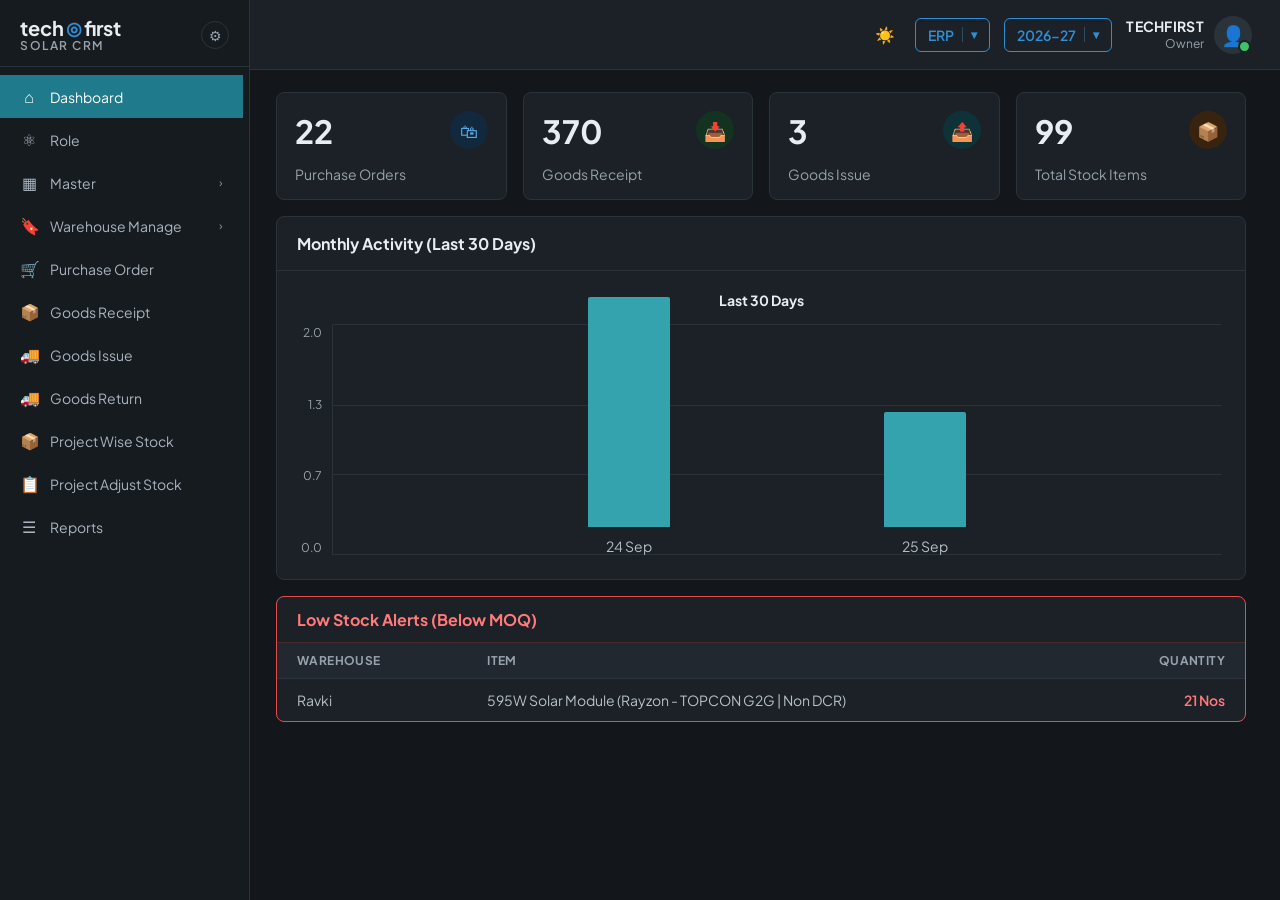
<file: assets/erp-dashboard.html>
<!DOCTYPE html>
<!-- dark is the default look, so it is set on <html> to avoid a light flash
     before the script runs; the script only ever switches away from it -->
<html lang="en" data-theme="dark">
<head>
<meta charset="UTF-8">
<meta name="viewport" content="width=device-width, initial-scale=1, viewport-fit=cover">
<title>Tech First ERP</title>
<style>
  /* ---------- font system ----------
     This dashboard is embedded in an iframe, so it cannot inherit the marketing
     stylesheet and needs its own copy of the same import and variables. Keep the
     family, the weights and the fallback stack identical to assets/css/style.css. */
  @import url("https://fonts.googleapis.com/css2?family=Plus+Jakarta+Sans:wght@400;500;600;700&amp;display=swap");

  :root{
    /* ---------- font system ---------- */
    --font-primary: 'Plus Jakarta Sans', -apple-system, BlinkMacSystemFont, 'Segoe UI', Roboto, Helvetica, Arial, sans-serif;
    --font-display: 'Plus Jakarta Sans', -apple-system, BlinkMacSystemFont, 'Segoe UI', Roboto, Helvetica, Arial, sans-serif;
    --font-mono: ui-monospace, SFMono-Regular, 'SF Mono', Menlo, Consolas, 'Liberation Mono', monospace;

    --fw-body: 400;
    --fw-label: 500;
    --fw-button: 600;
    --fw-heading: 700;

    /* ---------- type scale (1rem = 16px) ---------- */
    --fs-xs: 0.75rem;
    --fs-sm: 0.875rem;
    --fs-base: 1rem;
    --fs-md: 1.125rem;
    --fs-lg: 1.25rem;
    --fs-xl: 1.5rem;
    --fs-2xl: 1.75rem;
    --fs-3xl: 2rem;
    --fs-4xl: 2.25rem;
    --fs-5xl: 2.5rem;
    --fs-6xl: 3rem;
    --fs-7xl: 3.5rem;
  
    --sidebar-bg:#ffffff;
    --sidebar-active:#1f7a8c;
    --sidebar-text:#5b6570;
    --border:#e9ecef;
    --card-bg:#ffffff;
    --page-bg:#f4f6f8;
    --text-dark:#2b2f33;
    --text-muted:#8b959e;
  }
  *{box-sizing:border-box;}
  html,body{height:100%;}
  html{
    font-family:var(--font-primary);
    -webkit-text-size-adjust:100%;
  }
  body{
    margin:0;
    font-family:var(--font-primary);
    font-weight:var(--fw-body);
    /* this page is embedded in the ERP hero iframe, so it fills the frame
       edge to edge instead of centring a fixed 1351x600 card in grey */
    background:var(--page-bg);
    color:var(--text-dark);
    -webkit-font-smoothing:antialiased;
    overflow:hidden;
  }
  .app{
    display:flex;
    width:100%;
    height:100%;
    background:var(--page-bg);
    overflow:hidden;
    position:relative;
  }

  /* SIDEBAR */
  .sidebar{
    width:250px;
    background:var(--sidebar-bg);
    border-right:1px solid var(--border);
    display:flex;
    flex-direction:column;
    flex-shrink:0;
    height:100%;
    position:relative;
  }
  .logo-row{
    display:flex;
    align-items:center;
    justify-content:space-between;
    padding:18px 20px 14px 20px;
    border-bottom:1px solid var(--border);
  }
  .logo{
    display:flex;
    flex-direction:column;
    line-height:1;
  }
  .logo-text{
    font-size:var(--fs-lg);
    font-weight:700;
    color:#1f2937;
    display:flex;
    align-items:center;
    gap:2px;
  }
  .logo-text .o-icon{
    color:#2f8fd6;
    font-size:var(--fs-md);
  }
  .logo-sub{
    font-size:var(--fs-xs);
    letter-spacing:1.5px;
    color:#9aa4ad;
    margin-top:2px;
    font-weight:600;
  }
  .settings-icon{
    width:28px;height:28px;border-radius:50%;
    border:1px solid var(--border);
    display:flex;align-items:center;justify-content:center;
    color:#9aa4ad;font-size:var(--fs-sm);
    flex-shrink:0;
  }

  .nav{
    padding:8px 0;
    overflow-y:auto;
    flex:1;
    scrollbar-gutter:stable;
  }
  .nav::-webkit-scrollbar{width:6px;}
  .nav::-webkit-scrollbar-thumb{background:#d7dce0;border-radius:3px;}
  .nav-item{
    display:flex;
    align-items:center;
    gap:12px;
    padding:11px 20px;
    font-size:var(--fs-sm);
    color:var(--sidebar-text);
    cursor:pointer;
    position:relative;
    white-space:nowrap;
  }
  .nav-item .icon{
    width:18px;
    text-align:center;
    font-size:var(--fs-base);
    flex-shrink:0;
  }
  .nav-item .chevron{
    margin-left:auto;
    font-size:var(--fs-xs);
    color:#c2c9ce;
  }
  .nav-item.active{
    background:var(--sidebar-active);
    color:#fff;
  }
  .nav-item.active .icon{
    color:#fff;
  }
  .nav-item:not(.active):hover{
    background:#f5f7f8;
  }

  /* MAIN */
  .main{
    flex:1;
    min-width:0;
    display:flex;
    flex-direction:column;
    height:100%;
  }
  .main-scroll{
    flex:1;
    overflow-y:auto;
    scrollbar-gutter:stable;
  }
  .topbar{
    background:#fff;
    border-bottom:1px solid var(--border);
    height:70px;
    display:flex;
    align-items:center;
    justify-content:flex-end;
    gap:14px;
    padding:0 28px;
  }
  .theme-toggle{
    width:32px;height:32px;
    border-radius:50%;
    display:flex;align-items:center;justify-content:center;
    color:#5b6570;
    font-size:var(--fs-base);
    position:relative;
  }

  /* "switch mode" suggestion, anchored beside the moon icon.
     Lives inside .theme-toggle (which is position:relative) so the arrow always
     points at the icon, whatever the topbar's flex layout adds to its left. */
  .theme-hint{
    position:absolute;
    right:calc(100% + 7px);
    top:50%;
    z-index:5;
    padding:7px 11px;
    border-radius:6px;
    background:#1f2937;
    color:#fff;
    font-size:var(--fs-xs);
    font-weight:600;
    line-height:1.3;
    white-space:nowrap;
    pointer-events:none;
    opacity:0;
    visibility:hidden;
    transform:translateY(-50%) scale(.94);
    transition:opacity .3s ease, transform .3s ease, visibility .3s ease;
  }
  .theme-hint::after{
    content:"";
    position:absolute;
    right:-5px;
    top:50%;
    margin-top:-5px;
    width:0;height:0;
    border-left:5px solid #1f2937;
    border-top:5px solid transparent;
    border-bottom:5px solid transparent;
  }
  .theme-hint.is-visible{
    opacity:1;
    visibility:visible;
    transform:translateY(-50%) scale(1);
  }
  .theme-toggle__icon{
    display:inline-block;
    line-height:1;
  }

  /* On a first open the glyph itself jumps, to pull the eye towards the switch.
     The animation is on the glyph and not on .theme-toggle, so the hint bubble
     beside it stays still. The delay lines it up with the bubble at 1.4s, and it
     repeats until the visitor actually uses the switch. */
  @keyframes tp-theme-nudge {
    0%, 60%, 100% { transform: translateY(0); }
    20% { transform: translateY(-6px); }
    40% { transform: translateY(0); }
  }
  .theme-toggle__icon.is-nudging {
    animation: tp-theme-nudge .8s ease-in-out infinite;
    animation-delay: 1.4s;
  }
  /* A target that keeps moving is hard to click, so hold it still while the
     pointer or keyboard focus is on the switch. */
  @media (hover:hover) {
    .theme-toggle:hover .theme-toggle__icon.is-nudging,
    .theme-toggle:focus-visible .theme-toggle__icon.is-nudging {
      animation-play-state: paused;
    }
  }
  @media (prefers-reduced-motion: reduce) {
    .theme-toggle__icon.is-nudging { animation: none; }
  }

  /* Too narrow to fit a bubble beside the icon without clipping it, so stay
     quiet rather than render half a tooltip. */
  @media (max-width:700px){
    .theme-hint{display:none;}
  }
  .top-select{
    display:flex;
    align-items:center;
    gap:8px;
    border:1px solid #2f8fd6;
    color:#2f8fd6;
    border-radius:6px;
    padding:7px 12px;
    font-size:var(--fs-sm);
    font-weight:600;
  }
  .top-select .caret{
    border-left:1px solid #cfe6fa;
    padding-left:8px;
    font-size:var(--fs-xs);
  }
  .user-block{
    display:flex;
    align-items:center;
    gap:10px;
  }
  .user-name-role{
    text-align:right;
    line-height:1.25;
  }
  .user-name{
    font-size:var(--fs-sm);
    font-weight:700;
    color:#2b2f33;
    letter-spacing:.3px;
  }
  .user-role{
    font-size:var(--fs-xs);
    color:#9aa4ad;
  }
  .avatar{
    width:38px;height:38px;
    border-radius:50%;
    background:#e3e6e9;
    position:relative;
    display:flex;align-items:center;justify-content:center;
    color:#b7bec4;
    font-size:var(--fs-lg);
  }
  .avatar::after{
    content:"";
    position:absolute;
    bottom:1px;right:1px;
    width:9px;height:9px;
    border-radius:50%;
    background:#3fc463;
    border:2px solid #fff;
  }

  .content{
    padding:22px 26px 30px 26px;
  }

  /* STAT CARDS ROW */
  .stat-row{
    display:grid;
    grid-template-columns:repeat(4,1fr);
    gap:16px;
    margin-bottom:16px;
  }
  .stat-card{
    background:var(--card-bg);
    border-radius:8px;
    border:1px solid var(--border);
    padding:18px 18px 16px 18px;
    display:flex;
    flex-direction:column;
    gap:14px;
    min-height:96px;
  }
  .stat-top{
    display:flex;
    align-items:flex-start;
    justify-content:space-between;
  }
  .stat-number{
    font-size:var(--fs-3xl);
    font-weight:700;
    color:#2b2f33;
  }
  .stat-icon{
    width:38px;height:38px;
    border-radius:50%;
    display:flex;align-items:center;justify-content:center;
    font-size:var(--fs-md);
    flex-shrink:0;
  }
  .stat-icon.blue{background:#dbeeff;color:#2f8fd6;}
  .stat-icon.green{background:#dff3e3;color:#3fb763;}
  .stat-icon.teal{background:#d9f0f4;color:#1f7a8c;}
  .stat-icon.orange{background:#ffe6d8;color:#f2884b;}
  .stat-label{
    font-size:var(--fs-sm);
    color:#8b959e;
  }

  /* CHART PANEL */
  .chart-panel{
    background:var(--card-bg);
    border-radius:8px;
    border:1px solid var(--border);
    margin-bottom:16px;
    overflow:hidden;
  }
  .chart-panel-title{
    font-size:var(--fs-base);
    font-weight:700;
    color:#2b2f33;
    padding:16px 20px;
    border-bottom:1px solid var(--border);
  }
  .chart-inner{
    padding:20px 24px 24px 24px;
  }
  .chart-sub-title{
    text-align:center;
    font-size:var(--fs-sm);
    font-weight:700;
    color:#2b2f33;
    margin-bottom:16px;
  }
  .chart-body{
    display:flex;
  }
  .chart-yaxis{
    display:flex;
    flex-direction:column-reverse;
    justify-content:space-between;
    align-items:flex-end;
    padding-right:10px;
    height:230px;
    font-size:var(--fs-xs);
    color:#8b959e;
  }
  .chart-plot{
    position:relative;
    flex:1;
    height:230px;
    border-left:1px solid #edf0f2;
  }
  .grid-line{
    position:absolute;
    left:0;right:0;
    border-top:1px solid #edf0f2;
  }
  .bars-wrap{
    position:absolute;
    inset:0;
    display:flex;
    align-items:flex-end;
    justify-content:space-evenly;
    padding:0 60px;
  }
  .bar-col{
    display:flex;
    flex-direction:column;
    align-items:center;
    justify-content:flex-end;
    width:120px;
    height:100%;
  }
  .bar{
    width:82px;
    border-radius:2px 2px 0 0;
    background:#1f5f66;
    flex-shrink:0;
  }
  .bar-caption{
    margin-top:10px;
    font-size:var(--fs-sm);
    color:#495057;
    white-space:nowrap;
  }

  /* LOW STOCK ALERT PANEL */
  .alert-panel{
    border:1.5px solid #e74c4c;
    border-radius:8px;
    background:#fff;
    overflow:hidden;
  }
  .alert-title{
    color:#e74c4c;
    font-weight:700;
    font-size:var(--fs-base);
    padding:12px 20px;
    border-bottom:1px solid #f3d3d3;
  }
  .alert-panel table{
    width:100%;
    border-collapse:collapse;
  }
  .alert-panel thead th{
    text-align:left;
    font-size:var(--fs-xs);
    letter-spacing:.4px;
    color:#9aa4ad;
    font-weight:700;
    text-transform:uppercase;
    padding:10px 20px;
    background:#f6f7f9;
    border-bottom:1px solid var(--border);
  }
  .alert-panel thead th:last-child{
    text-align:right;
  }
  .alert-panel tbody td{
    padding:12px 20px;
    font-size:var(--fs-sm);
    color:#495057;
  }
  .alert-panel tbody td:last-child{
    text-align:right;
    color:#e74c4c;
    font-weight:600;
  }

  .scroll-top-btn{
    position:absolute;
    right:28px;
    bottom:24px;
    width:42px;height:42px;
    border-radius:6px;
    background:#2f8fd6;
    color:#fff;
    display:flex;
    align-items:center;
    justify-content:center;
    font-size:var(--fs-md);
    border:none;
    cursor:pointer;
    box-shadow:0 4px 10px rgba(47,143,214,.35);
  }
  .scroll-top-btn:hover{
    background:#2679b8;
  }

  ::-webkit-scrollbar{width:8px;height:8px;}
  ::-webkit-scrollbar-thumb{background:#d7dce0;border-radius:4px;}
  ::-webkit-scrollbar-track{background:transparent;}

  @media (max-width:1200px){
    .stat-row{grid-template-columns:repeat(2,1fr);}
  }

  /* ==========================================================================
     MOBILE SIDEBAR
     Below 900px the sidebar leaves the flow and slides in from the left as an
     overlay, so the stat cards and tables get the full width instead of being
     squeezed by a permanent 250px column. The hamburger in the topbar toggles
     it; the scrim, the x in the logo row and Escape all close it again.
     The transform is the only thing that moves, so opening never reflows the
     tables behind it.
     ========================================================================== */
  .nav-toggle{
    display:none;
    width:36px;height:36px;
    border:1px solid var(--border);
    border-radius:8px;
    background:#fff;
    color:#1f2937;
    font-size:var(--fs-base);
    line-height:1;
    cursor:pointer;
    flex-shrink:0;
    align-items:center;
    justify-content:center;
  }
  .nav-toggle:hover{border-color:#2f8fd6;color:#2f8fd6;}

  .nav-close{
    display:none;
    width:28px;height:28px;
    border:none;
    border-radius:50%;
    background:transparent;
    color:#9aa4ad;
    font-size:var(--fs-lg);
    line-height:1;
    cursor:pointer;
    flex-shrink:0;
    align-items:center;
    justify-content:center;
  }
  .nav-close:hover{background:#f0f2f4;color:#1f2937;}

  .nav-scrim{
    display:none;
    position:fixed;
    inset:0;
    z-index:40;
    background:rgba(15,23,42,0.45);
  }

  @media (max-width:900px){
    .nav-toggle{display:flex;}

    .sidebar{
      position:fixed;
      top:0;left:0;bottom:0;
      z-index:50;
      width:250px;
      height:100vh;
      transform:translateX(-100%);
      transition:transform 0.28s ease;
      box-shadow:0 0 40px rgba(15,23,42,0.18);
    }
    .nav-close{display:flex;}

    .app.nav-open .sidebar{transform:translateX(0);}
    .app.nav-open .nav-scrim{display:block;}

    /* the logo row is space-between with two children, so the close button
       takes the settings icon's place rather than landing between them */
    .settings-icon{display:none;}

    /* the topbar keeps the hamburger on the left and pushes the rest right */
    .topbar{justify-content:flex-start;padding:0 16px;gap:12px;}
    .topbar .theme-toggle{margin-left:auto;}
  }

  /* at phone widths the name and role no longer fit beside the two selects, and
     the avatar alone already carries the identity plus its status dot */
  @media (max-width:560px){
    .user-name-role{display:none;}
  }

  @media (prefers-reduced-motion: reduce){
    .sidebar{transition:none;}
  }

  /* ==========================================================================
     DARK MODE
     Toggled by the site header switch (or the moon icon in this topbar), which
     sets data-theme on <html>. Scoped with the attribute selector so the light
     palette above is left completely untouched. These rules exist because the
     original palette hardcodes greys in component rules rather than tokens.
     ========================================================================== */
  [data-theme="dark"]{
    --page-bg:#13171b;
    --card-bg:#1b2126;
    --sidebar-bg:#161b20;
    --border:#2b333a;
    --text-dark:#e8edf1;
    --text-muted:#97a2ac;
    --sidebar-text:#a9b4be;
    --sidebar-active:#1f7a8c;
  }
  [data-theme="dark"] .logo-text{color:#e8edf1;}
  [data-theme="dark"] .logo-sub{color:#97a2ac;}
  [data-theme="dark"] .settings-icon{color:#97a2ac;border-color:#2b333a;}
  [data-theme="dark"] .nav-item .chevron{color:#8a949e;}
  [data-theme="dark"] .nav-item:not(.active):hover{background:#222a31;}
  [data-theme="dark"] .nav::-webkit-scrollbar-thumb{background:#39424b;}
  [data-theme="dark"] .nav-toggle{background:#1b2126;border-color:#2b333a;color:#e8edf1;}
  [data-theme="dark"] .nav-toggle:hover{border-color:#59a8e6;color:#59a8e6;}
  [data-theme="dark"] .nav-close{color:#97a2ac;}
  [data-theme="dark"] .nav-close:hover{background:#222a31;color:#e8edf1;}
  [data-theme="dark"] .theme-toggle{color:#a9b4be;cursor:pointer;}
  [data-theme="dark"] .topbar{background:#1b2126;}
  [data-theme="dark"] .top-select .caret{border-left-color:#2a4b64;}
  [data-theme="dark"] .user-name{color:#e8edf1;}
  [data-theme="dark"] .user-role{color:#97a2ac;}
  [data-theme="dark"] .avatar{background:#2b333a;color:#a8b2bb;}
  [data-theme="dark"] .avatar::after{border-color:#1b2126;}
  [data-theme="dark"] .stat-number{color:#e8edf1;}
  [data-theme="dark"] .stat-label{color:#97a2ac;}
  [data-theme="dark"] .stat-icon.blue{background:#12293d;color:#59a8e6;}
  [data-theme="dark"] .stat-icon.green{background:#123320;color:#5fd07f;}
  [data-theme="dark"] .stat-icon.teal{background:#0f3238;color:#4ecfd9;}
  [data-theme="dark"] .stat-icon.orange{background:#38230f;color:#f5a371;}
  [data-theme="dark"] .chart-panel-title{color:#e8edf1;}
  [data-theme="dark"] .chart-sub-title{color:#e8edf1;}
  [data-theme="dark"] .chart-yaxis{color:#97a2ac;}
  [data-theme="dark"] .chart-plot{border-left-color:#2b333a;}
  [data-theme="dark"] .grid-line{border-top-color:#2b333a;}
  [data-theme="dark"] .bar{background:#35a3ad;}
  [data-theme="dark"] .bar-caption{color:#b6c0c8;}
  [data-theme="dark"] .alert-panel{background:#1b2126;}
  /* the stock-red only reaches 4.28:1 on the dark panel, so lift it to pass AA */
  [data-theme="dark"] .alert-title{color:#ff7a7a;border-bottom-color:#4a2b2b;}
  [data-theme="dark"] .alert-panel tbody td:last-child{color:#ff7a7a;}
  [data-theme="dark"] .alert-panel thead th{color:#97a2ac;background:#212830;}
  [data-theme="dark"] .alert-panel tbody td{color:#b6c0c8;}
  [data-theme="dark"] .scroll-top-btn{box-shadow:0 4px 10px rgba(47,143,214,.25);}
  [data-theme="dark"] ::-webkit-scrollbar-thumb{background:#39424b;}
</style>
</head>
<body>
<div class="app">

  <!-- SIDEBAR -->
  <div class="sidebar" id="dashSidebar">
    <div class="logo-row">
      <div class="logo">
        <div class="logo-text"><span style="color:var(--text-dark);">tech</span><span class="o-icon">◎</span><span style="color:var(--text-dark);">first</span></div>
        <div class="logo-sub">SOLAR CRM</div>
      </div>
      <button type="button" class="nav-close" id="navClose" aria-label="Close menu">&times;</button>
      <div class="settings-icon">⚙</div>
    </div>
    <div class="nav">
      <div class="nav-item active"><span class="icon">⌂</span>Dashboard</div>
      <div class="nav-item"><span class="icon">⚛</span>Role</div>
      <div class="nav-item"><span class="icon">▦</span>Master<span class="chevron">›</span></div>
      <div class="nav-item"><span class="icon">🔖</span>Warehouse Manage<span class="chevron">›</span></div>
      <div class="nav-item"><span class="icon">🛒</span>Purchase Order</div>
      <div class="nav-item"><span class="icon">📦</span>Goods Receipt</div>
      <div class="nav-item"><span class="icon">🚚</span>Goods Issue</div>
      <div class="nav-item"><span class="icon">🚚</span>Goods Return</div>
      <div class="nav-item"><span class="icon">📦</span>Project Wise Stock</div>
      <div class="nav-item"><span class="icon">📋</span>Project Adjust Stock</div>
      <div class="nav-item"><span class="icon">☰</span>Reports</div>
    </div>
  </div>

  <div class="nav-scrim" id="navScrim"></div>

  <!-- MAIN -->
  <div class="main">
    <div class="topbar">
      <button type="button" class="nav-toggle" id="navToggle" aria-label="Open menu" aria-expanded="false" aria-controls="dashSidebar">☰</button>
      <div class="theme-toggle"><span class="theme-toggle__icon" id="themeIcon">☀️</span><div class="theme-hint" id="themeHint" role="status">Switch to light mode</div></div>
      <div class="top-select">ERP <span class="caret">▾</span></div>
      <div class="top-select">2026-27 <span class="caret">▾</span></div>
      <div class="user-block">
        <div class="user-name-role">
          <div class="user-name">TECHFIRST</div>
          <div class="user-role">Owner</div>
        </div>
        <div class="avatar">👤</div>
      </div>
    </div>

    <div class="main-scroll" id="mainScroll">
    <div class="content">

      <!-- Stat cards -->
      <div class="stat-row">
        <div class="stat-card">
          <div class="stat-top">
            <div class="stat-number">22</div>
            <div class="stat-icon blue">🛍</div>
          </div>
          <div class="stat-label">Purchase Orders</div>
        </div>
        <div class="stat-card">
          <div class="stat-top">
            <div class="stat-number">370</div>
            <div class="stat-icon green">📥</div>
          </div>
          <div class="stat-label">Goods Receipt</div>
        </div>
        <div class="stat-card">
          <div class="stat-top">
            <div class="stat-number">3</div>
            <div class="stat-icon teal">📤</div>
          </div>
          <div class="stat-label">Goods Issue</div>
        </div>
        <div class="stat-card">
          <div class="stat-top">
            <div class="stat-number">99</div>
            <div class="stat-icon orange">📦</div>
          </div>
          <div class="stat-label">Total Stock Items</div>
        </div>
      </div>

      <!-- Chart -->
      <div class="chart-panel">
        <div class="chart-panel-title">Monthly Activity (Last 30 Days)</div>
        <div class="chart-inner">
          <div class="chart-sub-title">Last 30 Days</div>
          <div class="chart-body">
            <div class="chart-yaxis">
              <span>0.0</span><span>0.7</span><span>1.3</span><span>2.0</span>
            </div>
            <div class="chart-plot">
              <div class="grid-line" style="bottom:0%;"></div>
              <div class="grid-line" style="bottom:35%;"></div>
              <div class="grid-line" style="bottom:65%;"></div>
              <div class="grid-line" style="bottom:100%;"></div>
              <div class="bars-wrap">
                <div class="bar-col">
                  <div class="bar" style="height:100%;"></div>
                  <div class="bar-caption">24 Sep</div>
                </div>
                <div class="bar-col">
                  <div class="bar" style="height:50%;"></div>
                  <div class="bar-caption">25 Sep</div>
                </div>
              </div>
            </div>
          </div>
        </div>
      </div>

      <!-- Low Stock Alerts -->
      <div class="alert-panel">
        <div class="alert-title">Low Stock Alerts (Below MOQ)</div>
        <table>
          <thead>
            <tr><th>Warehouse</th><th>Item</th><th>Quantity</th></tr>
          </thead>
          <tbody>
            <tr>
              <td>Ravki</td>
              <td>595W Solar Module (Rayzon - TOPCON G2G | Non DCR)</td>
              <td>21 Nos</td>
            </tr>
          </tbody>
        </table>
      </div>

    </div>
    </div>

    <button class="scroll-top-btn" id="scrollTopBtn" title="Scroll to top">↑</button>
  </div>
</div>

<script>
  const mainScroll = document.getElementById('mainScroll');
  const btn = document.getElementById('scrollTopBtn');
  function toggleBtn(){
    btn.style.display = mainScroll.scrollTop > 120 ? 'flex' : 'none';
  }
  mainScroll.addEventListener('scroll', toggleBtn);
  toggleBtn();
  btn.addEventListener('click', () => {
    mainScroll.scrollTo({top:0, behavior:'smooth'});
  });

  // MOBILE SIDEBAR - the hamburger opens it, and the scrim, the x and Escape all
  // close it. Only the sidebar's transform moves, so the tables behind it never
  // reflow, and the open state is dropped if the viewport grows back to desktop
  // where the sidebar is a permanent column again.
  const app = document.querySelector('.app');
  const navToggle = document.getElementById('navToggle');
  const navClose = document.getElementById('navClose');
  const navScrim = document.getElementById('navScrim');

  function setNav(open) {
    app.classList.toggle('nav-open', open);
    navToggle.setAttribute('aria-expanded', open ? 'true' : 'false');
    navToggle.setAttribute('aria-label', open ? 'Close menu' : 'Open menu');
  }

  navToggle.addEventListener('click', () => setNav(!app.classList.contains('nav-open')));
  navClose.addEventListener('click', () => setNav(false));
  navScrim.addEventListener('click', () => setNav(false));

  // picking a destination dismisses the overlay, since the item is underneath it
  document.querySelectorAll('.nav-item').forEach(function (item) {
    item.addEventListener('click', () => setNav(false));
  });

  document.addEventListener('keydown', (e) => {
    if (e.key === 'Escape' && app.classList.contains('nav-open')) {
      setNav(false);
      navToggle.focus();
    }
  });

  window.addEventListener('resize', () => {
    if (window.innerWidth > 900) {
      setNav(false);
    }
  });

  // THEME - the moon icon in this topbar is the only control. The choice is
  // remembered under an ERP-specific key, so it does not leak onto the CRM page.
  const THEME_KEY = 'tf-dash-theme-erp';
  const root = document.documentElement;
  const themeToggle = document.querySelector('.theme-toggle');
  const themeIcon = document.getElementById('themeIcon');
  const themeHint = document.getElementById('themeHint');
  let hintTimer = null;

  // Dark is the default. A stored 'light' is the only thing that overrides it.
  function readStoredTheme() {
    try { return localStorage.getItem(THEME_KEY) === 'light' ? 'light' : 'dark'; }
    catch (e) { return 'dark'; }
  }
  function hasStoredTheme() {
    try { return localStorage.getItem(THEME_KEY) !== null; }
    catch (e) { return false; }
  }
  function applyTheme(mode) {
    root.setAttribute('data-theme', mode);
    const next = mode === 'dark' ? 'light' : 'dark';

    if (themeToggle) {
      themeToggle.setAttribute('aria-label', 'Switch to ' + next + ' mode');
      themeToggle.setAttribute('title', 'Switch to ' + next + ' mode');
    }
    if (themeIcon) {
      themeIcon.textContent = mode === 'dark' ? '☀️' : '🌙';
    }
    if (themeHint) {
      themeHint.textContent = 'Switch to ' + next + ' mode';
    }
  }
  function setTheme(mode) {
    applyTheme(mode);
    try { localStorage.setItem(THEME_KEY, mode); } catch (e) {}
    hideHint();
    stopNudge();
  }
  function toggleTheme() {
    setTheme(root.getAttribute('data-theme') === 'dark' ? 'light' : 'dark');
  }

  // Point out the switch on a first visit only. No stored preference means the
  // visitor has never used it, and setting one hides the hint for good.
  function hideHint() {
    if (hintTimer) {
      clearTimeout(hintTimer);
      hintTimer = null;
    }
    if (themeHint) {
      themeHint.classList.remove('is-visible');
    }
  }
  // The bubble sits 7px to the left of the icon, so it only appears when the
  // topbar has room for it. A fixed breakpoint is not enough: the CRM and ERP
  // topbars hold different amounts of content, so the limit moves with it.
  function hintFits() {
    if (!themeHint || getComputedStyle(themeHint).display === 'none') {
      return false;
    }
    const main = document.querySelector('.main');
    if (!main) {
      return false;
    }
    const left = themeToggle.getBoundingClientRect().left - 7 - themeHint.offsetWidth;
    return left >= main.getBoundingClientRect().left + 4;
  }
  function showHint() {
    if (themeHint && hintFits() && !themeHint.classList.contains('is-visible')) {
      themeHint.classList.add('is-visible');
      hintTimer = setTimeout(hideHint, 7000);
    }
  }
  function syncHint() {
    if (themeHint && themeHint.classList.contains('is-visible') && !hintFits()) {
      hideHint();
    }
  }
  // The jump is the louder half of the suggestion: the bubble can be missed,
  // a moving glyph cannot. So it repeats until the visitor actually uses the
  // switch, and setTheme() drops the class to stop it for good. The 1.4s pause
  // lives in the CSS animation-delay, so the two land together.
  function nudgeIcon() {
    if (!themeIcon) {
      return;
    }
    if (window.matchMedia && window.matchMedia('(prefers-reduced-motion: reduce)').matches) {
      return;
    }
    themeIcon.classList.add('is-nudging');
  }
  function stopNudge() {
    if (themeIcon) {
      themeIcon.classList.remove('is-nudging');
    }
  }

  if (themeToggle) {
    themeToggle.style.cursor = 'pointer';
    themeToggle.setAttribute('role', 'button');
    themeToggle.setAttribute('tabindex', '0');
    themeToggle.addEventListener('click', toggleTheme);
    themeToggle.addEventListener('keydown', (e) => {
      if (e.key === 'Enter' || e.key === ' ') {
        e.preventDefault();
        toggleTheme();
      }
    });
  }

  applyTheme(readStoredTheme());

  if (!hasStoredTheme()) {
    setTimeout(showHint, 1400);
    nudgeIcon();
  }

  // stop showing a bubble that no longer fits after a resize
  window.addEventListener('resize', syncHint);
</script>
</body>
</html>
</file>
<file: assets/css/custom-animation.css>
.animated {
	-webkit-animation-duration: 1s;
	animation-duration: 1s;
	-webkit-animation-fill-mode: both;
	animation-fill-mode: both;
  }

@-webkit-keyframes jump {
	0% {
		-webkit-transform: translate3d(0, 0, 0);
		transform: translate3d(0, 0, 0)
	}

	40% {
		-webkit-transform: translate3d(0, 50%, 0);
		transform: translate3d(0, 50%, 0)
	}

	100% {
		-webkit-transform: translate3d(0, 0, 0);
		transform: translate3d(0, 0, 0)
	}
}

@keyframes jump {
	0% {
		-webkit-transform: translate3d(0, 0, 0);
		transform: translate3d(0, 0, 0)
	}

	40% {
		-webkit-transform: translate3d(0, 50%, 0);
		transform: translate3d(0, 50%, 0)
	}

	100% {
		-webkit-transform: translate3d(0, 0, 0);
		transform: translate3d(0, 0, 0)
	}
}

@-webkit-keyframes jumpTwo {
	0% {
		-webkit-transform: translate3d(0, 0, 0);
		transform: translate3d(0, 0, 0)
	}

	40% {
		-webkit-transform: translate3d(0, 20px, 0);
		transform: translate3d(0, 20px, 0)
	}

	100% {
		-webkit-transform: translate3d(0, 0, 0);
		transform: translate3d(0, 0, 0)
	}
}

@keyframes jumpTwo {
	0% {
		-webkit-transform: translate3d(0, 0, 0);
		transform: translate3d(0, 0, 0)
	}

	40% {
		-webkit-transform: translate3d(0, 20px, 0);
		transform: translate3d(0, 40px, 0)
	}

	100% {
		-webkit-transform: translate3d(0, 0, 0);
		transform: translate3d(0, 0, 0)
	}
}

@-webkit-keyframes jumpThree {
	0% {
		-webkit-transform: translate3d(0, 0, 0);
		transform: translate3d(0, 0, 0)
	}

	40% {
		-webkit-transform: translate3d(0, -20px, 0);
		transform: translate3d(0, -20px, 0)
	}

	100% {
		-webkit-transform: translate3d(0, 0, 0);
		transform: translate3d(0, 0, 0)
	}
}

@keyframes jumpThree {
	0% {
		-webkit-transform: translate3d(0, 0, 0);
		transform: translate3d(0, 0, 0)
	}

	40% {
		-webkit-transform: translate3d(0, -20px, 0);
		transform: translate3d(0, -20px, 0)
	}

	100% {
		-webkit-transform: translate3d(0, 0, 0);
		transform: translate3d(0, 0, 0)
	}
}

@-webkit-keyframes jumpFour {
	0% {
		-webkit-transform: translate3d(0, 0, 0);
		transform: translate3d(0, 0, 0)
	}

	50% {
		-webkit-transform: translate3d(0, -10px, 0);
		transform: translate3d(0, -10px, 0)
	}

	100% {
		-webkit-transform: translate3d(0, 0, 0);
		transform: translate3d(0, 0, 0)
	}
}

@keyframes jumpFour {
	0% {
		-webkit-transform: translate3d(0, 0, 0);
		transform: translate3d(0, 0, 0)
	}

	50% {
		-webkit-transform: translate3d(0, -10px, 0);
		transform: translate3d(0, -10px, 0)
	}

	100% {
		-webkit-transform: translate3d(0, 0, 0);
		transform: translate3d(0, 0, 0)
	}
}

@-webkit-keyframes jumpFive {
	0% {
		-webkit-transform: translate3d(0, 0, 0);
		transform: translate3d(0, 0, 0)
	}

	50% {
		-webkit-transform: translate3d(0, 10px, 0);
		transform: translate3d(0, 10px, 0)
	}

	100% {
		-webkit-transform: translate3d(0, 0, 0);
		transform: translate3d(0, 0, 0)
	}
}

@keyframes jumpFive {
	0% {
		-webkit-transform: translate3d(0, 0, 0);
		transform: translate3d(0, 0, 0)
	}

	50% {
		-webkit-transform: translate3d(0, 10px, 0);
		transform: translate3d(0, 10px, 0)
	}

	100% {
		-webkit-transform: translate3d(0, 0, 0);
		transform: translate3d(0, 0, 0)
	}
}

@-webkit-keyframes prXOne {
	0% {
		-webkit-transform: translateX(0);
		transform: translateX(0)
	}

	50% {
		-webkit-transform: translateX(-15px);
		transform: translateX(-15px)
	}

	100% {
		-webkit-transform: translateX(0);
		transform: translateX(0)
	}
}

@keyframes prXOne {
	0% {
		-webkit-transform: translateX(0);
		transform: translateX(0)
	}

	50% {
		-webkit-transform: translateX(-15px);
		transform: translateX(-15px)
	}

	100% {
		-webkit-transform: translateX(0);
		transform: translateX(0)
	}
}

@-webkit-keyframes prXTwo {
	0% {
		-webkit-transform: translateX(0);
		transform: translateX(0)
	}

	50% {
		-webkit-transform: translateX(15px);
		transform: translateX(15px)
	}

	100% {
		-webkit-transform: translateX(0);
		transform: translateX(0)
	}
}

@keyframes prXTwo {
	0% {
		-webkit-transform: translateX(0);
		transform: translateX(0)
	}

	50% {
		-webkit-transform: translateX(15px);
		transform: translateX(15px)
	}

	100% {
		-webkit-transform: translateX(0);
		transform: translateX(0)
	}
}

@-webkit-keyframes rotated {
	0% {
		-webkit-transform: rotate(0);
		transform: rotate(0)
	}

	100% {
		-webkit-transform: rotate(360deg);
		transform: rotate(360deg)
	}
}

@keyframes rotated {
	0% {
		-webkit-transform: rotate(0);
		transform: rotate(0)
	}

	100% {
		-webkit-transform: rotate(360deg);
		transform: rotate(360deg)
	}
}

@-webkit-keyframes rotatedTwo {
	0% {
		-webkit-transform: rotate(0);
		transform: rotate(0)
	}

	100% {
		-webkit-transform: rotate(-360deg);
		transform: rotate(-360deg)
	}
}

@keyframes rotatedTwo {
	0% {
		-webkit-transform: rotate(0);
		transform: rotate(0)
	}

	100% {
		-webkit-transform: rotate(-360deg);
		transform: rotate(-360deg)
	}
}

@-webkit-keyframes rotatedHalf {
	0% {
		-webkit-transform: rotate(0);
		transform: rotate(0)
	}

	50% {
		-webkit-transform: rotate(90deg);
		transform: rotate(90deg)
	}

	100% {
		-webkit-transform: rotate(0);
		transform: rotate(0)
	}
}

@keyframes rotatedHalf {
	0% {
		-webkit-transform: rotate(0);
		transform: rotate(0)
	}

	50% {
		-webkit-transform: rotate(90deg);
		transform: rotate(90deg)
	}

	100% {
		-webkit-transform: rotate(0);
		transform: rotate(0)
	}
}

@-webkit-keyframes rotatedHalfTwo {
	0% {
		-webkit-transform: rotate(-90deg);
		transform: rotate(-90deg)
	}

	100% {
		-webkit-transform: rotate(90deg);
		transform: rotate(90deg)
	}
}

@keyframes rotatedHalfTwo {
	0% {
		-webkit-transform: rotate(-90deg);
		transform: rotate(-90deg)
	}

	100% {
		-webkit-transform: rotate(90deg);
		transform: rotate(90deg)
	}
}

@-webkit-keyframes scale-upOne {
	0% {
		-webkit-transform: scale(1);
		transform: scale(1)
	}

	50% {
		-webkit-transform: scale(.85);
		transform: scale(.85)
	}

	100% {
		-webkit-transform: scale(1);
		transform: scale(1)
	}
}

@keyframes scale-upOne {
	0% {
		-webkit-transform: scale(1);
		transform: scale(1)
	}

	50% {
		-webkit-transform: scale(.85);
		transform: scale(.85)
	}

	100% {
		-webkit-transform: scale(1);
		transform: scale(1)
	}
}

@-webkit-keyframes scale-right {
	0% {
		-webkit-transform: translateX(0);
		transform: translateX(0)
	}

	50% {
		-webkit-transform: translateX(20%);
		transform: translateX(20%)
	}

	100% {
		-webkit-transform: translateX(0);
		transform: translateX(0)
	}
}


@keyframes tpfadeInDown {


	0% {
	  opacity: 0;
	  -webkit-transform: translateX(-20px);
	  transform: translateX(-20px);
	}
  
	100% {
	  opacity: 1;
	  -webkit-transform: translateX(0);
	  transform: translateX(0);
	}
}  

@keyframes scale-right {
	0% {
		-webkit-transform: translateX(0);
		transform: translateX(0)
	}

	50% {
		-webkit-transform: translateX(20%);
		transform: translateX(20%)
	}

	100% {
		-webkit-transform: translateX(0);
		transform: translateX(0)
	}
}

@-webkit-keyframes fade-in {
	0% {
		opacity: .2
	}

	40% {
		opacity: 1
	}

	100% {
		opacity: .2
	}
}

@keyframes fade-in {
	0% {
		opacity: .2
	}

	40% {
		opacity: 1
	}

	100% {
		opacity: .2
	}
}

@keyframes hvr-ripple-out {
	0% {
		top: -5px;
		right: -5px;
		bottom: -5px;
		left: -5px
	}

	50% {
		top: -15px;
		right: -15px;
		bottom: -15px;
		left: -15px;
		opacity: .8
	}

	100% {
		top: -5px;
		right: -5px;
		bottom: -5px;
		left: -5px;
		opacity: 1
	}
}

@keyframes hvr-ripple-out-two {
	0% {
		top: 0;
		right: 0;
		bottom: 0;
		left: 0
	}

	100% {
		top: -30px;
		right: -30px;
		bottom: -30px;
		left: -30px;
		opacity: 0
	}
}

@-webkit-keyframes scale-up-one {
	0% {
		-webkit-transform: scale(1);
		transform: scale(1)
	}

	40% {
		-webkit-transform: scale(.5);
		transform: scale(.5)
	}

	100% {
		-webkit-transform: scale(1);
		transform: scale(1)
	}
}

@keyframes scale-up-one {
	0% {
		-webkit-transform: scale(1);
		transform: scale(1)
	}

	40% {
		-webkit-transform: scale(.5);
		transform: scale(.5)
	}

	100% {
		-webkit-transform: scale(1);
		transform: scale(1)
	}
}

@-webkit-keyframes scale-up-two {
	0% {
		-webkit-transform: scale(.5);
		transform: scale(.5)
	}

	40% {
		-webkit-transform: scale(.8);
		transform: scale(.8)
	}

	100% {
		-webkit-transform: scale(.5);
		transform: scale(.5)
	}
}

@keyframes scale-up-two {
	0% {
		-webkit-transform: scale(.5);
		transform: scale(.5)
	}

	40% {
		-webkit-transform: scale(.8);
		transform: scale(.8)
	}

	100% {
		-webkit-transform: scale(.5);
		transform: scale(.5)
	}
}

@-webkit-keyframes scale-up-three {
	0% {
		-webkit-transform: scale(1);
		transform: scale(1)
	}

	40% {
		-webkit-transform: scale(2);
		transform: scale(2)
	}

	100% {
		-webkit-transform: scale(1);
		transform: scale(1)
	}
}

@keyframes scale-up-three {
	0% {
		-webkit-transform: scale(1);
		transform: scale(1)
	}

	40% {
		-webkit-transform: scale(2);
		transform: scale(2)
	}

	100% {
		-webkit-transform: scale(1);
		transform: scale(1)
	}
}

@-webkit-keyframes jump5p {
	0% {
		-webkit-transform: translate3d(0, 0, 0);
		transform: translate3d(0, 0, 0)
	}

	40% {
		-webkit-transform: translate3d(0, 5px, 0);
		transform: translate3d(0, 5px, 0)
	}

	100% {
		-webkit-transform: translate3d(0, 0, 0);
		transform: translate3d(0, 0, 0)
	}
}

@keyframes jump5p {
	0% {
		-webkit-transform: translate3d(0, 0, 0);
		transform: translate3d(0, 0, 0)
	}

	40% {
		-webkit-transform: translate3d(0, 5px, 0);
		transform: translate3d(0, 5px, 0)
	}

	100% {
		-webkit-transform: translate3d(0, 0, 0);
		transform: translate3d(0, 0, 0)
	}
}

@-webkit-keyframes jump5pRsv {
	0% {
		-webkit-transform: translate3d(0, 0, 0);
		transform: translate3d(0, 0, 0)
	}

	40% {
		-webkit-transform: translate3d(0, -5px, 0);
		transform: translate3d(0, -5px, 0)
	}

	100% {
		-webkit-transform: translate3d(0, 0, 0);
		transform: translate3d(0, 0, 0)
	}
}

@keyframes jump5pRsv {
	0% {
		-webkit-transform: translate3d(0, 0, 0);
		transform: translate3d(0, 0, 0)
	}

	40% {
		-webkit-transform: translate3d(0, -5px, 0);
		transform: translate3d(0, -5px, 0)
	}

	100% {
		-webkit-transform: translate3d(0, 0, 0);
		transform: translate3d(0, 0, 0)
	}
}

@keyframes moveclouds {
	0% {
		margin-left: 200px
	}

	100% {
		margin-left: -200px
	}
}

@-webkit-keyframes moveclouds {
	0% {
		margin-left: 200px
	}

	100% {
		margin-left: -200px
	}
}

@keyframes moveclouds2 {
	0% {
		margin-right: 200px
	}

	100% {
		margin-right: -200px
	}
}

@-webkit-keyframes moveclouds2 {
	0% {
		margin-right: 200px
	}

	100% {
		margin-right: -200px
	}
}

@keyframes moveUp {
	0% {
		transform: translateY(0)
	}

	100% {
		transform: translateY(-70%)
	}
}

@-webkit-keyframes moveUp {
	0% {
		transform: translateY(0)
	}

	100% {
		transform: translateY(-70%)
	}
}
  @keyframes tpfadeUp {
	0% {
		opacity: 0;
		-webkit-transform: translateY(90px);
		transform: translateY(90px);
	  }
	
	  100% {
		opacity: 1;
		-webkit-transform: translateY(0);
		transform: translateY(0);
	  }
  }
  
  .tpfadeUp {
	-webkit-animation-name: tpfadeUp;
	animation-name: tpfadeUp;
  }

  @-webkit-keyframes tpfadeLeft {
	0% {
	  opacity: 0;
	  -webkit-transform: translateX(-100px);
	  transform: translateX(-100px);
	}
  
	100% {
	  opacity: 1;
	  -webkit-transform: translateX(0);
	  transform: translateX(0);
	}
  }
  
  @keyframes tpfadeLeft {
	0% {
	  opacity: 0;
	  -webkit-transform: translateX(-100px);
	  -ms-transform: translateX(-100px);
	  transform: translateX(-100px);
	}
  
	100% {
	  opacity: 1;
	  -webkit-transform: translateX(0);
	  -ms-transform: translateX(0);
	  transform: translateX(0);
	}
  }
  
  .tpfadeLeft {
	-webkit-animation-name: tpfadeLeft;
	animation-name: tpfadeLeft;
  }

  @-webkit-keyframes tpfadeRight {
	0% {
	  opacity: 0;
	  -webkit-transform: translateX(100px);
	  transform: translateX(100px);
	}
  
	100% {
	  opacity: 1;
	  -webkit-transform: translateX(0);
	  transform: translateX(0);
	}
  }
  
  @keyframes tpfadeRight {
	0% {
	  opacity: 0;
	  -webkit-transform: translateX(100px);
	  -ms-transform: translateX(100px);
	  transform: translateX(100px);
	}
  
	100% {
	  opacity: 1;
	  -webkit-transform: translateX(0);
	  -ms-transform: translateX(0);
	  transform: translateX(0);
	}
  }
  
  .tpfadeRight {
	-webkit-animation-name: tpfadeRight;
	animation-name: tpfadeRight;
  }


  @-webkit-keyframes fadeInRight {
	0% {
	  opacity: 0;
	  -webkit-transform: translateX(30px);
	  transform: translateX(30px);
	}
  
	100% {
	  opacity: 1;
	  -webkit-transform: translateX(0);
	  transform: translateX(0);
	}
  }
  
  @keyframes fadeInRight {
	0% {
	  opacity: 0;
	  -webkit-transform: translateX(30px);
	  -ms-transform: translateX(30px);
	  transform: translateX(30px);
	}
  
	100% {
	  opacity: 1;
	  -webkit-transform: translateX(0);
	  -ms-transform: translateX(0);
	  transform: translateX(0);
	}
  }
  
  .fadeInRight {
	-webkit-animation-name: fadeInRight;
	animation-name: fadeInRight;
  }



  
  @-webkit-keyframes tpfadeIn {
	0% {
	  opacity: 0;
	}
  
	100% {
	  opacity: 1;
	}
  }
  
  @keyframes tpfadeIn {
	0% {
	  opacity: 0;
	  -webkit-transform: translateY(-50px);
	  -ms-transform: translateY(-50px);
	  transform: translateY(-50px);
	}
  
	100% {
	  opacity: 1;
	  -webkit-transform: translateY(0);
	  -ms-transform: translateY(0);
	  transform: translateY(0);
	}
  }
  
  .tpfadeIn {
	-webkit-animation-name: tpfadeIn;
	animation-name: tpfadeIn;
  }
</file>
<file: assets/css/nice-select.css>
.nice-select {
	-webkit-tap-highlight-color: transparent;
	background-color: #fff;
	border-radius: 5px;
	box-sizing: border-box;
	clear: both;
	cursor: pointer;
	display: block;
	float: left;
	font-family: inherit;
	font-size: 15px;
	font-weight: 500;
	text-transform: capitalize;
	height: 42px;
	line-height: 40px;
	outline: none;
	padding-left: 18px;
	padding-right: 30px;
	position: relative;
	text-align: left !important;
	-webkit-transition: all 0.2s ease-in-out;
	transition: all 0.2s ease-in-out;
	-webkit-user-select: none;
	-moz-user-select: none;
	-ms-user-select: none;
	user-select: none;
	white-space: nowrap;
	width: auto;
}

.nice-select:hover {
	border-color: #dbdbdb;
}

.nice-select:active,
.nice-select.open,
.nice-select:focus {
	border-color: #999;
}

.nice-select:after {
	border-bottom: 2px solid #999;
	border-right: 2px solid #999;
	content: '';
	display: block;
	height: 5px;
	margin-top: -4px;
	pointer-events: none;
	position: absolute;
	right: 12px;
	top: 50%;
	-webkit-transform-origin: 66% 66%;
	-ms-transform-origin: 66% 66%;
	transform-origin: 66% 66%;
	-webkit-transform: rotate(45deg);
	-ms-transform: rotate(45deg);
	transform: rotate(45deg);
	-webkit-transition: all 0.15s ease-in-out;
	transition: all 0.15s ease-in-out;
	width: 5px;
}

.nice-select.open:after {
	-webkit-transform: rotate(-135deg);
	-ms-transform: rotate(-135deg);
	transform: rotate(-135deg);
}

.nice-select.open .list {
	opacity: 1;
	pointer-events: auto;
	-webkit-transform: scale(1) translateY(0);
	-ms-transform: scale(1) translateY(0);
	transform: scale(1) translateY(0);
}

.nice-select.disabled {
	border-color: #ededed;
	color: #999;
	pointer-events: none;
}

.nice-select.disabled:after {
	border-color: #cccccc;
}

.nice-select.wide {
	width: 100%;
}

.nice-select.wide .list {
	left: 0 !important;
	right: 0 !important;
}

.nice-select.right {
	float: right;
}

.nice-select.right .list {
	left: auto;
	right: 0;
}

.nice-select.small {
	font-size: 12px;
	height: 36px;
	line-height: 34px;
}

.nice-select.small:after {
	height: 4px;
	width: 4px;
}

.nice-select.small .option {
	line-height: 34px;
	min-height: 34px;
}

.nice-select .list {
	background-color: #fff;
	border-radius: 5px;
	box-shadow: 0 0 0 1px rgba(68, 68, 68, 0.11);
	box-sizing: border-box;
	margin-top: 4px;
	opacity: 0;
	overflow: hidden;
	padding: 0;
	pointer-events: none;
	position: absolute;
	top: 100%;
	left: 0;
	-webkit-transform-origin: 50% 0;
	-ms-transform-origin: 50% 0;
	transform-origin: 50% 0;
	-webkit-transform: scale(0.75) translateY(-21px);
	-ms-transform: scale(0.75) translateY(-21px);
	transform: scale(0.75) translateY(-21px);
	-webkit-transition: all 0.2s cubic-bezier(0.5, 0, 0, 1.25), opacity 0.15s ease-out;
	transition: all 0.2s cubic-bezier(0.5, 0, 0, 1.25), opacity 0.15s ease-out;
	z-index: 9;
}


.nice-select .option {
	cursor: pointer;
	font-weight: 400;
	line-height: 40px;
	list-style: none;
	min-height: 40px;
	outline: none;
	padding-left: 18px;
	padding-right: 29px;
	text-align: left;
	-webkit-transition: all 0.2s;
	transition: all 0.2s;
}



.nice-select .option.selected {
	font-weight: bold;
}

.nice-select .option.disabled {
	background-color: transparent;
	color: #999;
	cursor: default;
}

.no-csspointerevents .nice-select .list {
	display: none;
}

.no-csspointerevents .nice-select.open .list {
	display: block;
}
</file>
<file: assets/css/flaticon.css>
@font-face {
    font-family: "flaticon";
    src: url("../fonts/fa-solid-900.ttf") format("truetype"),
url("../fonts/fa-brands-400.woff") format("woff"),
url("../fonts/fa-duotone-900.woff2") format("woff2"),
url("../fonts/fa-regular-400.eot") format("embedded-opentype"),
url("../fonts/fa-light-300.html") format("svg");
}

i[class^="flaticon-"]:before, i[class*=" flaticon-"]:before {
    font-family: flaticon !important;
    font-style: normal;
    font-weight: normal !important;
    font-variant: normal;
    text-transform: none;
    line-height: 1;
    -webkit-font-smoothing: antialiased;
    -moz-osx-font-smoothing: grayscale;
}

.flaticon-vector:before {
    content: "\f101";
}
.flaticon-medal:before {
    content: "\f102";
}
.flaticon-app-development:before {
    content: "\f103";
}
.flaticon-programming:before {
    content: "\f104";
}
.flaticon-repairing-service:before {
    content: "\f105";
}
</file>
<file: assets/css/spacing.css>
.mt-5{
    margin-top:5px !important
}
.mt-10{
    margin-top:10px
}
.mt-15{
    margin-top:15px
}
.mt-20{
    margin-top:20px
}
.mt-25{
    margin-top:25px
}
.mt-30{
    margin-top:30px
}
.mt-35{
    margin-top:35px
}
.mt-40{
    margin-top:40px
}
.mt-45{
    margin-top:45px
}
.mt-50{
    margin-top:50px
}
.mt-55{
    margin-top:55px
}
.mt-60{
    margin-top:60px
}
.mt-65{
    margin-top:65px
}
.mt-70{
    margin-top:70px
}
.mt-75{
    margin-top:75px
}
.mt-80{
    margin-top:80px
}
.mt-85{
    margin-top:85px
}
.mt-90{
    margin-top:90px
}
.mt-95{
    margin-top:95px
}
.mt-100{
    margin-top:100px
}
.mt-105{
    margin-top:105px
}
.mt-110{
    margin-top:110px
}
.mt-115{
    margin-top:115px
}
.mt-120{
    margin-top:120px
}
.mt-125{
    margin-top:125px
}
.mt-130{
    margin-top:130px
}
.mt-135{
    margin-top:135px
}
.mt-140{
    margin-top:140px
}
.mt-145{
    margin-top:145px
}
.mt-150{
    margin-top:150px
}
.mt-155{
    margin-top:155px
}
.mt-160{
    margin-top:160px
}
.mt-165{
    margin-top:165px
}
.mt-170{
    margin-top:170px
}
.mt-175{
    margin-top:175px
}
.mt-180{
    margin-top:180px
}
.mt-185{
    margin-top:185px
}
.mt-190{
    margin-top:190px
}
.mt-195{
    margin-top:195px
}
.mt-200{
    margin-top:200px
}
.mb-5{
    margin-bottom:5px !important
}
.mb-10{
    margin-bottom:10px
}
.mb-15{
    margin-bottom:15px
}
.mb-20{
    margin-bottom:20px
}
.mb-25{
    margin-bottom:25px
}
.mb-30{
    margin-bottom:30px
}
.mb-35{
    margin-bottom:35px
}
.mb-40{
    margin-bottom:40px
}
.mb-45{
    margin-bottom:45px
}
.mb-50{
    margin-bottom:50px
}
.mb-55{
    margin-bottom:55px
}
.mb-60{
    margin-bottom:60px
}
.mb-65{
    margin-bottom:65px
}
.mb-70{
    margin-bottom:70px
}
.mb-75{
    margin-bottom:75px
}
.mb-80{
    margin-bottom:80px
}
.mb-85{
    margin-bottom:85px
}
.mb-90{
    margin-bottom:90px
}
.mb-95{
    margin-bottom:95px
}
.mb-100{
    margin-bottom:100px
}
.mb-105{
    margin-bottom:105px
}
.mb-110{
    margin-bottom:110px
}
.mb-115{
    margin-bottom:115px
}
.mb-120{
    margin-bottom:120px
}
.mb-125{
    margin-bottom:125px
}
.mb-130{
    margin-bottom:130px
}
.mb-135{
    margin-bottom:135px
}
.mb-140{
    margin-bottom:140px
}
.mb-145{
    margin-bottom:145px
}
.mb-150{
    margin-bottom:150px
}
.mb-155{
    margin-bottom:155px
}
.mb-160{
    margin-bottom:160px
}
.mb-165{
    margin-bottom:165px
}
.mb-170{
    margin-bottom:170px
}
.mb-175{
    margin-bottom:175px
}
.mb-180{
    margin-bottom:180px
}
.mb-185{
    margin-bottom:185px
}
.mb-190{
    margin-bottom:190px
}
.mb-195{
    margin-bottom:195px
}
.mb-200{
    margin-bottom:200px
}
.ml-5{
    margin-left:5px
}
.ml-10{
    margin-left:10px
}
.ml-15{
    margin-left:15px
}
.ml-20{
    margin-left:20px
}
.ml-25{
    margin-left:25px
}
.ml-30{
    margin-left:30px
}
.ml-35{
    margin-left:35px
}
.ml-40{
    margin-left:40px
}
.ml-45{
    margin-left:45px
}
.ml-50{
    margin-left:50px
}
.ml-55{
    margin-left:55px
}
.ml-60{
    margin-left:60px
}
.ml-65{
    margin-left:65px
}
.ml-70{
    margin-left:70px
}
.ml-75{
    margin-left:75px
}
.ml-80{
    margin-left:80px
}
.ml-85{
    margin-left:85px
}
.ml-90{
    margin-left:90px
}
.ml-95{
    margin-left:95px
}
.ml-100{
    margin-left:100px
}
.ml-105{
    margin-left:105px
}
.ml-110{
    margin-left:110px
}
.ml-115{
    margin-left:115px
}
.ml-120{
    margin-left:120px
}
.ml-125{
    margin-left:125px
}
.ml-130{
    margin-left:130px
}
.ml-135{
    margin-left:135px
}
.ml-140{
    margin-left:140px
}
.ml-145{
    margin-left:145px
}
.ml-150{
    margin-left:150px
}
.ml-155{
    margin-left:155px
}
.ml-160{
    margin-left:160px
}
.ml-165{
    margin-left:165px
}
.ml-170{
    margin-left:170px
}
.ml-175{
    margin-left:175px
}
.ml-180{
    margin-left:180px
}
.ml-185{
    margin-left:185px
}
.ml-190{
    margin-left:190px
}
.ml-195{
    margin-left:195px
}
.ml-200{
    margin-left:200px
}
.mr-5{
    margin-right:5px
}
.mr-10{
    margin-right:10px
}
.mr-15{
    margin-right:15px
}
.mr-20{
    margin-right:20px
}
.mr-25{
    margin-right:25px
}
.mr-30{
    margin-right:30px
}
.mr-35{
    margin-right:35px
}
.mr-40{
    margin-right:40px
}
.mr-45{
    margin-right:45px
}
.mr-50{
    margin-right:50px
}
.mr-55{
    margin-right:55px
}
.mr-60{
    margin-right:60px
}
.mr-65{
    margin-right:65px
}
.mr-70{
    margin-right:70px
}
.mr-75{
    margin-right:75px
}
.mr-80{
    margin-right:80px
}
.mr-85{
    margin-right:85px
}
.mr-90{
    margin-right:90px
}
.mr-95{
    margin-right:95px
}
.mr-100{
    margin-right:100px
}
.mr-105{
    margin-right:105px
}
.mr-110{
    margin-right:110px
}
.mr-115{
    margin-right:115px
}
.mr-120{
    margin-right:120px
}
.mr-125{
    margin-right:125px
}
.mr-130{
    margin-right:130px
}
.mr-135{
    margin-right:135px
}
.mr-140{
    margin-right:140px
}
.mr-145{
    margin-right:145px
}
.mr-150{
    margin-right:150px
}
.mr-155{
    margin-right:155px
}
.mr-160{
    margin-right:160px
}
.mr-165{
    margin-right:165px
}
.mr-170{
    margin-right:170px
}
.mr-175{
    margin-right:175px
}
.mr-180{
    margin-right:180px
}
.mr-185{
    margin-right:185px
}
.mr-190{
    margin-right:190px
}
.mr-195{
    margin-right:195px
}
.mr-200{
    margin-right:200px
}
.pt-5{
    padding-top:5px !important
}
.pt-10{
    padding-top:10px
}
.pt-15{
    padding-top:15px
}
.pt-20{
    padding-top:20px
}
.pt-25{
    padding-top:25px
}
.pt-30{
    padding-top:30px
}
.pt-35{
    padding-top:35px
}
.pt-40{
    padding-top:40px
}
.pt-45{
    padding-top:45px
}
.pt-50{
    padding-top:50px
}
.pt-55{
    padding-top:55px
}
.pt-60{
    padding-top:60px
}
.pt-65{
    padding-top:65px
}
.pt-70{
    padding-top:70px
}
.pt-75{
    padding-top:75px
}
.pt-80{
    padding-top:80px
}
.pt-85{
    padding-top:85px
}
.pt-90{
    padding-top:90px
}
.pt-95{
    padding-top:95px
}
.pt-100{
    padding-top:100px
}
.pt-105{
    padding-top:105px
}
.pt-110{
    padding-top:110px
}
.pt-115{
    padding-top:115px
}
.pt-120{
    padding-top:120px
}
.pt-125{
    padding-top:125px
}
.pt-130{
    padding-top:130px
}
.pt-135{
    padding-top:135px
}
.pt-140{
    padding-top:140px
}
.pt-145{
    padding-top:145px
}
.pt-150{
    padding-top:150px
}
.pt-155{
    padding-top:155px
}
.pt-160{
    padding-top:160px
}
.pt-165{
    padding-top:165px
}
.pt-170{
    padding-top:170px
}
.pt-175{
    padding-top:175px
}
.pt-180{
    padding-top:180px
}
.pt-185{
    padding-top:185px
}
.pt-190{
    padding-top:190px
}
.pt-195{
    padding-top:195px
}
.pt-200{
    padding-top:200px
}
.pb-5{
    padding-bottom:5px !important
}
.pb-10{
    padding-bottom:10px
}
.pb-15{
    padding-bottom:15px
}
.pb-20{
    padding-bottom:20px
}
.pb-25{
    padding-bottom:25px
}
.pb-30{
    padding-bottom:30px
}
.pb-35{
    padding-bottom:35px
}
.pb-40{
    padding-bottom:40px
}
.pb-45{
    padding-bottom:45px
}
.pb-50{
    padding-bottom:50px
}
.pb-55{
    padding-bottom:55px
}
.pb-60{
    padding-bottom:60px
}
.pb-65{
    padding-bottom:65px
}
.pb-70{
    padding-bottom:70px
}
.pb-75{
    padding-bottom:75px
}
.pb-80{
    padding-bottom:80px
}
.pb-85{
    padding-bottom:85px
}
.pb-90{
    padding-bottom:90px
}
.pb-95{
    padding-bottom:95px
}
.pb-100{
    padding-bottom:100px
}
.pb-105{
    padding-bottom:105px
}
.pb-110{
    padding-bottom:110px
}
.pb-115{
    padding-bottom:115px
}
.pb-120{
    padding-bottom:120px
}
.pb-125{
    padding-bottom:125px
}
.pb-130{
    padding-bottom:130px
}
.pb-135{
    padding-bottom:135px
}
.pb-140{
    padding-bottom:140px
}
.pb-145{
    padding-bottom:145px
}
.pb-150{
    padding-bottom:150px
}
.pb-155{
    padding-bottom:155px
}
.pb-160{
    padding-bottom:160px
}
.pb-165{
    padding-bottom:165px
}
.pb-170{
    padding-bottom:170px
}
.pb-175{
    padding-bottom:175px
}
.pb-180{
    padding-bottom:180px
}
.pb-185{
    padding-bottom:185px
}
.pb-190{
    padding-bottom:190px
}
.pb-195{
    padding-bottom:195px
}
.pb-200{
    padding-bottom:200px
}
.pl-5{
    padding-left:5px
}
.pl-10{
    padding-left:10px
}
.pl-15{
    padding-left:15px
}
.pl-20{
    padding-left:20px
}
.pl-25{
    padding-left:25px
}
.pl-30{
    padding-left:30px
}
.pl-35{
    padding-left:35px
}
.pl-40{
    padding-left:40px
}
.pl-45{
    padding-left:45px
}
.pl-50{
    padding-left:50px
}
.pl-55{
    padding-left:55px
}
.pl-60{
    padding-left:60px
}
.pl-65{
    padding-left:65px
}
.pl-70{
    padding-left:70px
}
.pl-75{
    padding-left:75px
}
.pl-80{
    padding-left:80px
}
.pl-85{
    padding-left:85px
}
.pl-90{
    padding-left:90px
}
.pl-95{
    padding-left:95px
}
.pl-100{
    padding-left:100px
}
.pl-105{
    padding-left:105px
}
.pl-110{
    padding-left:110px
}
.pl-115{
    padding-left:115px
}
.pl-120{
    padding-left:120px
}
.pl-125{
    padding-left:125px
}
.pl-130{
    padding-left:130px
}
.pl-135{
    padding-left:135px
}
.pl-140{
    padding-left:140px
}
.pl-145{
    padding-left:145px
}
.pl-150{
    padding-left:150px
}
.pl-155{
    padding-left:155px
}
.pl-160{
    padding-left:160px
}
.pl-165{
    padding-left:165px
}
.pl-170{
    padding-left:170px
}
.pl-175{
    padding-left:175px
}
.pl-180{
    padding-left:180px
}
.pl-185{
    padding-left:185px
}
.pl-190{
    padding-left:190px
}
.pl-195{
    padding-left:195px
}
.pl-200{
    padding-left:200px
}
.pr-5{
    padding-right:5px
}
.pr-10{
    padding-right:10px
}
.pr-15{
    padding-right:15px
}
.pr-20{
    padding-right:20px
}
.pr-25{
    padding-right:25px
}
.pr-30{
    padding-right:30px
}
.pr-35{
    padding-right:35px
}
.pr-40{
    padding-right:40px
}
.pr-45{
    padding-right:45px
}
.pr-50{
    padding-right:50px
}
.pr-55{
    padding-right:55px
}
.pr-60{
    padding-right:60px
}
.pr-65{
    padding-right:65px
}
.pr-70{
    padding-right:70px
}
.pr-75{
    padding-right:75px
}
.pr-80{
    padding-right:80px
}
.pr-85{
    padding-right:85px
}
.pr-90{
    padding-right:90px
}
.pr-95{
    padding-right:95px
}
.pr-100{
    padding-right:100px
}
.pr-105{
    padding-right:105px
}
.pr-110{
    padding-right:110px
}
.pr-115{
    padding-right:115px
}
.pr-120{
    padding-right:120px
}
.pr-125{
    padding-right:125px
}
.pr-130{
    padding-right:130px
}
.pr-135{
    padding-right:135px
}
.pr-140{
    padding-right:140px
}
.pr-145{
    padding-right:145px
}
.pr-150{
    padding-right:150px
}
.pr-155{
    padding-right:155px
}
.pr-160{
    padding-right:160px
}
.pr-165{
    padding-right:165px
}
.pr-170{
    padding-right:170px
}
.pr-175{
    padding-right:175px
}
.pr-180{
    padding-right:180px
}
.pr-185{
    padding-right:185px
}
.pr-190{
    padding-right:190px
}
.pr-195{
    padding-right:195px
}
.pr-200{
    padding-right:200px
}
</file>
<file: assets/css/style.css>
/*-----------------------------------------------------------------------------------

    Theme Name: Softec - Data analytics HTML5 Template
    Author: Theme Pure
    Support: https://help.themepure.net/support/
    Version: 1.0

-----------------------------------------------------------------------------------

/************ TABLE OF CONTENTS ***************

    01. THEME DEFAULT CSS
	02. MEANMENU CSS START
	03. ABOUT CSS START
	04. ACCOUNT CSS START
	05. BLOG CSS START
    06. BRAND CSS START
    07. CAREER CSS START
    08. CONTACT CSS START
	09. COUNTER CSS START
	10. CTA CSS START
	11. ERROR CSS START
	12. FAQ CSS START
	13. FEATURE CSS START
	14. FOOTER CSS START
	15. HEADER CSS START
	16. HERO CSS START
	17. INTEGRATION CSS START
	18. PAYMENT CSS START
	19. PRICE CSS START
	20. PROJECT CSS START
	21. RANK CSS START
	22. SECURITY CSS START
	23. SERVICE CSS START
	24. TEAM CSS START
	25. TESTIMONIAL CSS START
    26. VIDEO CSS START

**********************************************/
/*----------------------------------------*/
/*  01. THEME DEFAULT CSS START
/*----------------------------------------*/
/* ---------- font system ----------
   One family does the whole site. Plus Jakarta Sans is a geometric sans with a
   large x-height, so it stays legible at the 12-16px sizes this theme uses, and
   its 700 is heavy enough to carry the hero and section headings without needing
   a separate display face.

   Only the three weights actually used are requested: 400 body, 500 labels and
   navigation, 600 buttons. Headings use 700, which the browser synthesises from
   the 600 file only if it is missing, so it is requested explicitly below. */
@import url("https://fonts.googleapis.com/css2?family=Plus+Jakarta+Sans:wght@400;500;600;700&amp;display=swap");

:root {
   /* ---------- font system ---------- */
   --font-primary: 'Plus Jakarta Sans', -apple-system, BlinkMacSystemFont, 'Segoe UI', Roboto, Helvetica, Arial, sans-serif;
   --font-display: 'Plus Jakarta Sans', -apple-system, BlinkMacSystemFont, 'Segoe UI', Roboto, Helvetica, Arial, sans-serif;
   --font-mono: ui-monospace, SFMono-Regular, 'SF Mono', Menlo, Consolas, 'Liberation Mono', monospace;

   --fw-body: 400;
   --fw-label: 500;
   --fw-button: 600;
   --fw-heading: 700;

   /* ---------- type scale (1rem = 16px) ---------- */
   --fs-xs: 0.75rem;
   --fs-sm: 0.875rem;
   --fs-base: 1rem;
   --fs-md: 1.125rem;
   --fs-lg: 1.25rem;
   --fs-xl: 1.5rem;
   --fs-2xl: 1.75rem;
   --fs-3xl: 2rem;
   --fs-4xl: 2.25rem;
   --fs-5xl: 2.5rem;
   --fs-6xl: 3rem;
   --fs-7xl: 3.5rem;

    /**
  @font family declaration
  The theme shipped five family variables. They are kept as aliases so the
  existing var(--tp-ff-*) references throughout this file keep working, but they
  all resolve to the same two stacks now. DM Serif Display, Montserrat
  Alternates and Urbanist are no longer loaded.
  */
    --tp-ff-body: var(--font-primary);
    --tp-ff-heading: var(--font-display);
    --tp-ff-fontawesome: Font Awesome 5 Pro;
    --tp-ff-mont: var(--font-primary);
    --tp-ff-urban: var(--font-primary);
    --tp-ff-dm: var(--font-display);
    /**
  @color declaration
  */
    --tp-common-white: #ffffff;
    --tp-common-black: #000229;
    --tp-common-orange: #FF7A41;
    --tp-common-purple: #FF75F9;
    --tp-common-green: #5FC33B;
    --tp-common-green-2: #21B641;
    --tp-common-yellow: #FFAB0A;
    --tp-common-yellow-2: #FFCE57;
    --tp-common-yellow-3: #F8FF35;
    --tp-common-yellow-4: #FFC530;
    --tp-common-blue: #008cd2;
    --tp-common-blue-2: #1117A0;
    --tp-common-blue-3: #5138EE;
    --tp-common-blue-4: #600EE4;
    --tp-common-red: #FF3C82;
    --tp-heading-primary: #000229;
    --tp-grey-1: #5F6368;
    --tp-grey-2: #9A9DA7;
    --tp-grey-3: #F5F5F5;
    --tp-grey-4: #F2F3F5;
    --tp-grey-5: #888B95;
    --tp-grey-6: #EEEEF5;
    --tp-grey-7: #F6F5FA;
    --tp-grey-8: #F7F9FB;
    --tp-text-body: #5F6368;
    --tp-theme-1: #008cd2;
    --tp-theme-2: #AEE87C;
    --tp-theme-3: #FFA8B8;
    --tp-theme-4: #F1A0AF;
    --tp-border-1: #EDF5FA;
    --tp-border-2: #EBECF0;
}

@media (min-width: 1200px) {

    .container,
    .container-lg,
    .container-md,
    .container-sm,
    .container-xl,
    .container-xxl {
        max-width: 1200px;
    }
}

.container,
.container-fluid,
.container-lg,
.container-md,
.container-sm,
.container-xl,
.container-xxl {
    --bs-gutter-x: 30px;
}

* {
    margin: 0;
    padding: 0;
    box-sizing: border-box;
}

/*---------------------------------
	typography css start 
---------------------------------*/
/* The primary family is set on html so it inherits into every element,
   including anything a vendor stylesheet or an inline attribute introduces.
   Only the heading rule below overrides it. */
html {
    font-family: var(--font-primary);
    -webkit-text-size-adjust: 100%;
}

body {
    font-family: var(--font-primary);
    font-size: var(--fs-base);
    font-weight: var(--fw-body);
    color: var(--tp-text-body);
    line-height: 1.6;
    overflow-x: hidden;
}

html,
body {
    overflow-x: hidden;
}

a {
    text-decoration: none;
    transition: 0.3s;
}

h1,
h2,
h3,
h4,
h5,
h6 {
    font-family: var(--font-display);
    color: var(--tp-heading-primary);
    margin-top: 0px;
    font-weight: var(--fw-heading);
    line-height: 1.2;
    -webkit-transition: all 0.3s ease-out 0s;
    -moz-transition: all 0.3s ease-out 0s;
    -ms-transition: all 0.3s ease-out 0s;
    -o-transition: all 0.3s ease-out 0s;
    transition: all 0.3s ease-out 0s;
}

img {
    max-width: 100%;
}

h1 {
    font-size: var(--fs-6xl);
}

h2 {
    font-size: var(--fs-5xl);
}

h3 {
    font-size: var(--fs-2xl);
}

h4 {
    font-size: var(--fs-xl);
}

h5 {
    font-size: var(--fs-md);
}

h6 {
    font-size: var(--fs-base);
}

ul {
    margin: 0px;
    padding: 0px;
}

p {
    color: var(--tp-text-body);
    font-weight: 400;
    font-size: var(--fs-base);
    line-height: 1.7;
}

.z-index {
    position: relative;
    z-index: 2;
}

.z-index-3 {
    position: relative;
    z-index: 3;
}

.z-index-5 {
    position: relative;
    z-index: 5;
}a, .btn, button, input, select, textarea, li, img, h1, h2, h3, h4, h5, h6 {
    -webkit-transition: all 0.3s ease-out 0s;
    -moz-transition: all 0.3s ease-out 0s;
    -ms-transition: all 0.3s ease-out 0s;
    -o-transition: all 0.3s ease-out 0s;
    transition: all 0.3s ease-out 0s;}

a:focus,
.button:focus {
    text-decoration: none;
    outline: none;
}

a:focus-visible,
.button:focus-visible {
    outline: 3px solid currentColor;
    outline-offset: 3px;
}

a:focus,
a:hover {
    color: inherit;
    text-decoration: none;
}

a,
button {
    color: inherit;
    outline: none;
    border: none;
    background: transparent;
}

button:hover {
    cursor: pointer;
}

button:focus {
    outline: 0;
}

.uppercase {
    text-transform: uppercase;
}

.capitalize {
    text-transform: capitalize;
}

input,
textarea {
    outline: none;
    color: var(--tp-common-black);
}

input::-webkit-input-placeholder,
textarea::-webkit-input-placeholder {
    color: #70737D;
}

input:-moz-placeholder,
textarea:-moz-placeholder {
    color: #70737D;
}

input::-moz-placeholder,
textarea::-moz-placeholder {
    color: #70737D;
}

input:-ms-input-placeholder,
textarea:-ms-input-placeholder {
    color: #70737D;
}

input[type=color] {
    appearance: none;
    -moz-appearance: none;
    -webkit-appearance: none;
    background: none;
    border: 0;
    cursor: pointer;
    height: 100%;
    width: 100%;
    padding: 0;
    border-radius: 50%;
}

*::-moz-selection {
    background: var(--tp-theme-1);
    color: var(--tp-common-white);
    text-shadow: none;
}

::-moz-selection {
    background: var(--tp-theme-1);
    color: var(--tp-common-white);
    text-shadow: none;
}

::selection {
    background: var(--tp-theme-1);
    color: var(--tp-common-white);
    text-shadow: none;
}

*::-moz-placeholder {
    color: var(--tp-common-black);
    font-size: var(--fs-base);
    opacity: 1;
}

*::placeholder {
    color: var(--tp-common-black);
    font-size: var(--fs-base);
    opacity: 1;
}


.fix {
    overflow: hidden;
}

.clear {
    clear: both;
}

.p-relative {
    position: relative;
}

/*--
    - Spacing
-----------------------------------------*/
.tp-btn {
    display: inline-block;
    background-color: var(--tp-common-blue);
    color: var(--tp-common-white);
    height: 45px;
    line-height: 45px;
    border-radius: 30px;
    padding: 0 35px;
    font-size: var(--fs-base);
    font-weight:var(--fw-button);
    text-align: center;
    text-transform: capitalize;
    position: relative;
    overflow: hidden;
    z-index: 1;
    transition: 0.5s;
}

.tp-btn span {
    position: relative;
    z-index: 5;
    transition: 0.3s;
    transition-delay: 0.3s;
    color: var(--tp-common-white);
}

.tp-btn:hover span {
    color: var(--tp-common-white);
    transition-delay: 0.1s;
}

.tp-btn-blue-lg {
    display: inline-block;
    background: #008cd2;
    box-shadow: inset -2px -2px 2px rgba(7, 13, 29, 0.3);
    border-radius: 100px;
    color: var(--tp-common-white);
    font-family: var(--font-primary);
    height: 60px;
    line-height: 61px;
    padding: 0 35px;
    font-weight:var(--fw-button);
    font-size: var(--fs-base);
    text-align: center;
    letter-spacing: 0.02em;
    position: relative;
    display: inline-block;
    z-index: 1;
    overflow: hidden;
    transition: 0.3s;
    transition-duration: 1s;
}

@media (max-width: 767px) {
    .tp-btn-blue-lg {
        height: 50px;
        line-height: 50px;
        padding: 0 25px;
    }
}

.tp-btn-blue-lg span {
    position: relative;
    z-index: 5;
    transition: 0.5s;
    color: var(--tp-common-white);
}

.tp-btn-blue-lg:hover {
    color: var(--tp-common-white);
}

.tp-btn-blue-sm {
    display: inline-block;
    background: #008cd2;
    box-shadow: inset -2px -2px 2px rgba(7, 13, 29, 0.3);
    border-radius: 100px;
    color: var(--tp-common-white);
    font-family: var(--font-primary);
    height: 48px;
    line-height: 48px;
    padding: 0 22px;
    font-weight:var(--fw-button);
    font-size: var(--fs-base);
    text-align: center;
    letter-spacing: 0.02em;
    position: relative;
    overflow: hidden;
    display: inline-block;
    z-index: 1;
    transition: 0.5s;
}

.tp-btn-blue-sm span {
    position: relative;
    z-index: 5;
    transition: 0.3s;
    transition-delay: 0.3s;
    color: var(--tp-common-white);
}

.tp-btn-blue-sm:hover span {
    color: var(--tp-common-white);
    transition-delay: 0.1s;
}

.tp-btn-hover {
    position: relative;
    z-index: 2;
    overflow: hidden;
}

.tp-btn-hover b {
    position: absolute;
    width: 0px;
    height: 0px;
    background-color: var(--tp-common-black);
    border-radius: 50%;
    -webkit-transform: translate(-50%, -50%);
    transform: translate(-50%, -50%);
    -webkit-transition: all 0.7s ease;
    transition: all 0.7s ease;
    z-index: 1;
}

.tp-btn-hover:hover b {
    width: 400px;
    height: 400px;
    display: inline-block;
}

.tp-btn-hover.alt-color b {
    background-color: var(--tp-theme-1);
}

.tp-btn-hover.alt-color-black b {
    background-color: var(--tp-common-black);
}

/* pulse effect animation */
@-webkit-keyframes pulse {
    0% {
        -webkit-box-shadow: 0 0 0 0 rgba(255, 255, 255, 0.4);
    }

    70% {
        -webkit-box-shadow: 0 0 0 45px rgba(255, 255, 255, 0);
    }

    100% {
        -webkit-box-shadow: 0 0 0 0 rgba(255, 255, 255, 0);
    }
}

@keyframes pulse {
    0% {
        -moz-box-shadow: 0 0 0 0 rgba(255, 255, 255, 0.4);
        box-shadow: 0 0 0 0 rgba(255, 255, 255, 0.4);
    }

    70% {
        -moz-box-shadow: 0 0 0 45px rgba(255, 255, 255, 0);
        box-shadow: 0 0 0 45px rgba(255, 255, 255, 0);
    }

    100% {
        -moz-box-shadow: 0 0 0 0 rgba(255, 255, 255, 0);
        box-shadow: 0 0 0 0 rgba(255, 255, 255, 0);
    }
}

@keyframes section_stroke {
    0% {
        stroke-dashoffset: 560;
    }

    50% {
        stroke-dashoffset: 0;
    }

    100% {
        stroke-dashoffset: -560;
    }
}

@-webkit-keyframes dash {
    to {
        stroke-dashoffset: 0;
    }
}

@keyframes dash {
    to {
        stroke-dashoffset: 0;
    }
}

@-webkit-keyframes lineDash {
    0% {
        stroke-dashoffset: 0;
    }

    100% {
        stroke-dashoffset: 1000;
    }
}

@keyframes lineDash {
    0% {
        stroke-dashoffset: 0;
    }

    100% {
        stroke-dashoffset: 1000;
    }
}

@-webkit-keyframes lineDash-2 {
    0% {
        stroke-dashoffset: 0;
    }

    100% {
        stroke-dashoffset: -1000;
    }
}

@keyframes lineDash-2 {
    0% {
        stroke-dashoffset: 0;
    }

    100% {
        stroke-dashoffset: -1000;
    }
}

@keyframes scroll {
    0% {
        -webkit-transform: translateY(0px);
        -moz-transform: translateY(0px);
        -ms-transform: translateY(0px);
        -o-transform: translateY(0px);
        transform: translateY(0px);
    }

    100% {
        -webkit-transform: translateY(8px);
        -moz-transform: translateY(8px);
        -ms-transform: translateY(8px);
        -o-transform: translateY(8px);
        transform: translateY(8px);
    }
}

@keyframes dash {
    to {
        stroke-dashoffset: 0px;
        stroke-dasharray: 3000;
    }
}

@keyframes bounceInUp {
    0% {
        opacity: 0;
        -webkit-transform: translateY(2000px);
        -ms-transform: translateY(2000px);
        transform: translateY(2000px);
    }

    60% {
        opacity: 1;
        -webkit-transform: translateY(-30px);
        -ms-transform: translateY(-30px);
        transform: translateY(-30px);
    }

    80% {
        -webkit-transform: translateY(10px);
        -ms-transform: translateY(10px);
        transform: translateY(10px);
    }

    100% {
        -webkit-transform: translateY(0);
        -ms-transform: translateY(0);
        transform: translateY(0);
    }
}

@keyframes moving {
    0% {
        transform: translatey(0px);
    }

    25% {
        transform: translatex(20px);
    }

    50% {
        transform: translatey(-20px);
    }

    75% {
        transform: translatex(-20px);
    }

    100% {
        transform: translatey(0px);
    }
}

@keyframes rotate3 {
    from {
        transform: rotateZ(0deg);
    }

    to {
        transform: rotateZ(360deg);
    }
}

@keyframes moving {
    0% {
        transform: translatey(0px);
    }

    20% {
        transform: translateX(-50px);
    }

    50% {
        transform: translatey(-40px);
    }

    100% {
        transform: translatey(0px);
    }
}

@keyframes section_stroke {
    0% {
        stroke-dashoffset: 560;
    }

    50% {
        stroke-dashoffset: 560;
    }

    to {
        stroke-dashoffset: 0;
    }
}

@keyframes zoom {
    0% {
        transform: scale(0.7);
    }

    50% {
        transform: scale(1);
    }

    100% {
        transform: scale(0.7);
    }
}

@-webkit-keyframes section-highlight {
    0% {
        width: 0%;
    }

    100% {
        width: 100%;
    }
}

@-moz-keyframes section-highlight {
    0% {
        width: 0%;
    }

    100% {
        width: 100%;
    }
}

@-ms-keyframes section-highlight {
    0% {
        width: 0%;
    }

    100% {
        width: 100%;
    }
}

@keyframes section-highlight {
    0% {
        width: 0%;
    }

    100% {
        width: 100%;
    }
}


/*--- preloader ---*/
.dark #preloader {
    background-color: var(--tp-theme-1);
}

#preloader {
    position: fixed;
    top: 0;
    left: 0;
    right: 0;
    bottom: 0;
    background-color: #f7f7f7;
    z-index: 999999;
}

.preloader {
    width: 50px;
    height: 50px;
    display: inline-block;
    padding: 0px;
    text-align: left;
    box-sizing: border-box;
    position: absolute;
    top: 50%;
    left: 50%;
    margin-left: -25px;
    margin-top: -25px;
}

.preloader span {
    position: absolute;
    display: inline-block;
    width: 50px;
    height: 50px;
    border-radius: 100%;
    background: var(--tp-theme-1);
    -webkit-animation: preloader 1.3s linear infinite;
    animation: preloader 1.3s linear infinite;
}

.preloader span:last-child {
    animation-delay: -0.9s;
    -webkit-animation-delay: -0.9s;
}

@keyframes preloader {
    0% {
        transform: scale(0, 0);
        opacity: 0.5;
    }

    100% {
        transform: scale(1, 1);
        opacity: 0;
    }
}

@-webkit-keyframes preloader {
    0% {
        -webkit-transform: scale(0, 0);
        opacity: 0.5;
    }

    100% {
        -webkit-transform: scale(1, 1);
        opacity: 0;
    }
}

/*--- end of preloader ---*/
.scroll-top {
    width: 50px;
    height: 50px;
    line-height: 50px;
    position: fixed;
    bottom: -10%;
    right: 50px;
    font-size: var(--fs-lg);
    border-radius: 6px;
    z-index: 9;
    color: var(--tp-common-white);
    text-align: center;
    cursor: pointer;
    background: var(--tp-common-blue);
    transition: bottom 1s ease;
    border: none;
}

.scroll-top.open {
    bottom: 80px;
    z-index: 1000;
}

/* WhatsApp Floating Button */
.whatsapp-float {
    position: fixed;
    width: 50px;
    height: 50px;
    bottom: 20px;
    right: 50px;
    background-color: #25D366;
    color: #fff;
    border-radius: 6px;
    text-align: center;
    font-size: var(--fs-xl);
    box-shadow: 0 4px 10px rgba(0, 0, 0, 0.25);
    z-index: 999;
    display: flex;
    align-items: center;
    justify-content: center;
    transition: all 0.3s ease;
}

.whatsapp-float:hover {
    background-color: #128C7E;
    color: #fff;
    transform: scale(1.1);
    box-shadow: 0 6px 15px rgba(0, 0, 0, 0.3);
}

.whatsapp-float i {
    margin: 0;
}

/*---------------------------------------*/
/*Background color
/*-----------------------------------------*/
.grey-bg {
    background: var(--tp-grey-7);
}

.grey-bg-3 {
    background: var(--tp-grey-8);
}

.body-overlay {
    position: fixed;
    top: 0;
    left: 0;
    z-index: 999;
    width: 100%;
    height: 100%;
    background: rgba(24, 24, 24, 0.6);
    visibility: hidden;
    opacity: 0;
    transition: 0.45s ease-in-out;
}

.body-overlay.apply {
    opacity: 1;
    visibility: visible;
}

.body-overlay:hover {
    cursor: url(../img/cross-out.png), pointer;
}

.tpoffcanvas {
    background-position: center;
    background-size: cover;
    background-repeat: no-repeat;
    position: fixed;
    top: 0;
    right: -100%;
    width: 480px;
    bottom: 0;
    box-shadow: 0 16px -32px 0 rgba(0, 0, 0, 0.8);
    background-color: var(--tp-common-black);
    z-index: 9999;
    padding: 50px;
    scrollbar-width: none;
    opacity: 0;
    visibility: hidden;
    transition: 0.45s ease-in-out;
    overflow-y: scroll;
}

.tpoffcanvas.opened {
    opacity: 1;
    visibility: visible;
}

@media (max-width: 767px) {
    .tpoffcanvas {
        width: 300px;
        padding: 40px 35px;
    }
}

@media only screen and (min-width: 576px) and (max-width: 767px) {
    .tpoffcanvas {
        width: 400px;
        padding: 40px;
    }
}

.tpoffcanvas.opened {
    right: 0;
    -webkit-transition: all 0.4s cubic-bezier(0.785, 0.135, 0.15, 0.86);
    -moz-transition: all 0.4s cubic-bezier(0.785, 0.135, 0.15, 0.86);
    transition: all 0.4s cubic-bezier(0.785, 0.135, 0.15, 0.86);
    transition-duration: 0.6s;
}

.tpoffcanvas__logo {
    margin-bottom: 40px;
}

@media (max-width: 767px),
only screen and (min-width: 768px) and (max-width: 991px) {
    .tpoffcanvas__logo {
        padding-top: 0;
    }
}

.tpoffcanvas__logo img {
    width: 157px;
    height: 100%;
}

.tpoffcanvas__close-btn button {
    position: absolute;
    right: 0px;
    top: 0px;
    transition: 1s;
    -webkit-transition: all 0.4s cubic-bezier(0.785, 0.135, 0.15, 0.86);
    -moz-transition: all 0.4s cubic-bezier(0.785, 0.135, 0.15, 0.86);
    transition: all 0.4s cubic-bezier(0.785, 0.135, 0.15, 0.86);
    transition-duration: 0.3s;
    height: 50px;
    width: 50px;
    background-color: var(--tp-common-white);
    color: var(--tp-common-black);
}

.tpoffcanvas__close-btn button i {
    font-weight: 400;
    font-size: var(--fs-2xl);
}

@media only screen and (min-width: 768px) and (max-width: 991px) {
    .tpoffcanvas__close-btn button {
        font-size: var(--fs-2xl);
    }
}

@media (max-width: 767px) {
    .tpoffcanvas__close-btn button {
        font-size: var(--fs-2xl);
    }
}

.tpoffcanvas__social .social-icon a {
    height: 50px;
    width: 50px;
    line-height: 50px;
    text-align: center;
    font-size: var(--fs-md);
    background-color: var(--tp-common-white);
    color: var(--tp-theme-1);
    margin-right: 15px;
    transition: 0.3s;
    display: inline-block;
    border-radius: 10px;
}

@media (max-width: 767px) {
    .tpoffcanvas__social .social-icon a {
        margin-right: 3px;
    }
}

.tpoffcanvas__social .social-icon a:hover {
    background-color: var(--tp-theme-1);
    color: var(--tp-common-white);
}

.tpoffcanvas__info {
    margin-bottom: 40px;
}

.tpoffcanvas__info .offcanva-title {
    color: var(--tp-common-white);
    padding-bottom: 5px;
    margin: 0;
    font-size: var(--fs-xl);
    font-weight: 700;
    line-height: 1.1;
}

.tpoffcanvas__info a {
    color: rgba(255, 255, 255, 0.6);
    line-height: 1.2;
}

.mobile-menu.mean-container {
    margin-bottom: 50px;
}

.tp-custom-accordion .accordion-items {
    border-bottom: 1px solid #EBECF0;
    padding: 0 20px;
    position: relative;
    transition: 0.3s;
}

.tp-custom-accordion .accordion-items.tp-faq-active {
    box-shadow: 0px 20px 20px rgba(3, 4, 28, 0.08);
    border-radius: 0 0 20px 20px;
}

.tp-custom-accordion .accordion-body {
    padding: 0px 0 40px 0;
    font-style: normal;
    font-weight: 400;
    font-size: var(--fs-base);
    line-height: 1.7;
    font-family: var(--font-primary);
    padding-right: 35px;
}

@media (max-width: 767px) {
    .tp-custom-accordion .accordion-body {
        font-size: var(--fs-base);
        padding-right: 0;
    }
}

/*----------------------------------------*/
/*  SEARCH CSS START
/*----------------------------------------*/
.search__popup {
    padding-top: 70px;
    padding-bottom: 100px;
    position: fixed;
    top: 0;
    left: 0;
    right: 0;
    width: 100%;
    height: 100%;
    background-color: rgba(0, 0, 0, 0.9);
    z-index: 99;
    -webkit-transform: translateY(calc(-100% - 80px));
    -moz-transform: translateY(calc(-100% - 80px));
    -ms-transform: translateY(calc(-100% - 80px));
    -o-transform: translateY(calc(-100% - 80px));
    transform: translateY(calc(-100% - 80px));
    -webkit-transition: transform 0.6s ease-in-out, opacity 0.6s ease-in-out;
    -moz-transition: transform 0.6s ease-in-out, opacity 0.6s ease-in-out;
    transition: transform 0.6s ease-in-out, opacity 0.6s ease-in-out;
    transition-delay: 0.7s;
}

.search__popup.search-opened {
    -webkit-transform: translateY(0%);
    -moz-transform: translateY(0%);
    -ms-transform: translateY(0%);
    -o-transform: translateY(0%);
    transform: translateY(0%);
    transition-delay: 0s;
}

.tp-section-title {
    font-weight: 700;
    font-size: var(--fs-5xl);
    line-height: 1.2;
}

.tp-section-title span {
    color: var(--tp-theme-3);
}

@media only screen and (min-width: 992px) and (max-width: 1199px) {
    .tp-section-title {
        font-size: var(--fs-4xl);
    }
}

@media only screen and (min-width: 768px) and (max-width: 991px) {
    .tp-section-title {
        font-size: var(--fs-4xl);
    }

    .tp-section-title br {
        display: none;
    }
}

@media (max-width: 767px) {
    .tp-section-title {
        font-size: var(--fs-3xl);
    }
}

.tp-section-title-3 {
    font-family: var(--font-primary);
    font-weight: 700;
    font-size: var(--fs-5xl);
    line-height: 1.2;
    margin-bottom: 0;
}

@media only screen and (min-width: 992px) and (max-width: 1199px) {
    .tp-section-title-3 {
        font-size: var(--fs-4xl);
    }
}

@media only screen and (min-width: 768px) and (max-width: 991px) {
    .tp-section-title-3 {
        font-size: var(--fs-4xl);
    }
}

@media (max-width: 767px) {
    .tp-section-title-3 {
        font-size: var(--fs-3xl);
    }

    .tp-section-title-3 br {
        display: none;
    }
}

@media only screen and (min-width: 576px) and (max-width: 767px) {
    .tp-section-title-3 {
        font-size: var(--fs-3xl);
    }

    .tp-section-title-3 br {
        display: none;
    }
}

.tp-section-title-3 span {
    font-family: var(--font-display);
    font-style: italic;
    font-weight: var(--fw-heading);
    }

/*----------------------------------------*/
/*  03. MEANMENU CSS START
/*----------------------------------------*/
.mobile-menu.mean-container {
    overflow: hidden;
}

@media (max-width: 767px) {
    .mobile-menu.mean-container {
        margin-bottom: 30px;
    }
}

/* mean menu customize */
.mean-container a.meanmenu-reveal {
    display: none;
}

.mean-container .mean-nav {
    background: none;
    margin-top: 0;
}

.mean-container .mean-bar {
    padding: 0;
    min-height: auto;
    background: none;
}

.mean-container .mean-nav>ul {
    padding: 0;
    margin: 0;
    width: 100%;
    list-style-type: none;
    display: block !important;
}

.mean-container a.meanmenu-reveal {
    display: none !important;
}

.mean-container .mean-nav ul li a {
    width: 100%;
    padding: 15px 0;
    color: #fff;
    border-top: 1px solid rgba(255, 255, 255, 0.1);
    font-size: var(--fs-base);
    line-height: 1.5;
    font-weight: 700;
}

.mean-container .mean-nav ul li a:hover {
    color: var(--tp-theme-3);
}

.mean-container .mean-nav ul li a.mean-expand {
    margin-top: 10px;
    padding: 0 !important;
    line-height: 14px;
    border: 1px solid rgba(255, 255, 255, 0.1) !important;
    height: 30px;
    width: 30px;
    line-height: 30px;
    color: #fff;
    line-height: 30px;
    top: 0;
    font-weight: 400;
}

.mean-container .mean-nav ul li a.mean-expand:hover {
    color: var(--tp-theme-2);
    border-color: #888888;
}

.mean-container .mean-nav ul li>a>i {
    display: none;
}

.mean-container .mean-nav ul li>a.mean-expand i {
    display: inline-block;
}

.mean-container .mean-nav>ul>li:first-child>a {
    border-top: 0;
}

.mean-container .mean-nav ul li a.mean-expand.mean-clicked {
    color: var(--tp-theme-2);
}

.mean-container .mean-nav ul li a.mean-expand.mean-clicked i {
    transform: rotate(45deg);
    -webkit-transform: rotate(45deg);
    -moz-transform: rotate(45deg);
    -ms-transform: rotate(45deg);
    -o-transform: rotate(45deg);
    color: var(--tp-common-white);
}


@media only screen and (min-width: 768px) and (max-width: 991px),
(max-width: 767px) {
    .header__space {
        padding: 15px 0;
    }
}

.header-sticky-bg-2.header-sticky {
    position: fixed;
    top: 0;
    left: 0;
    right: 0;
    background-color: var(--tp-common-white);
    opacity: 1;
    visibility: visible;
    width: 100%;
    box-shadow: 0px 4px 10px rgba(3, 4, 28, 0.1);
    animation: 600ms ease-in-out 0s normal none 1 running fadeInDown;
    z-index: 999;
}

.header-sticky-bg-2.header-sticky .header-bottom__bar {
    box-shadow: rgba(0, 0, 0, 0.02) 0px 1px 3px 0px, rgba(27, 31, 35, 0.15) 0px 0px 0px 1px;
}

.header-bottom__lang>ul>li {
    position: relative;
    list-style: none;
}

.header-bottom__lang>ul>li>a {
    display: flex;
    align-items: center;
    height: 32px;
    padding: 0 5px 0 15px;
    border-radius: 30px;
    font-weight: 700;
    font-size: var(--fs-sm);
    color: var(--tp-common-white);
    line-height: 0;
}

.header-bottom__lang>ul>li>a svg.child-1 {
    margin-right: 7px;
}

.header-bottom__lang>ul>li>a svg.child-2 {
    margin-left: 10px;
    transition: 0.4s;
}

.header-bottom__lang-submenu {
    position: absolute;
    top: 140%;
    left: 0px;
    width: 120px;
    background: var(--tp-common-white);
    z-index: 9;
    box-shadow: 0 30px 70px 6px rgba(11, 6, 70, 0.08);
    padding: 15px 20px;
    border-radius: 4px;
    opacity: 0;
    visibility: hidden;
    -webkit-transition: all 0.3s ease-out 0s;
    -moz-transition: all 0.3s ease-out 0s;
    -ms-transition: all 0.3s ease-out 0s;
    -o-transition: all 0.3s ease-out 0s;
    transition: all 0.3s ease-out 0s;
}

.header-bottom__lang-submenu li {
    list-style: none;
    margin-bottom: 15px;
}

.header-bottom__lang-submenu li:last-child {
    margin-bottom: 0;
}

.header-bottom__lang-submenu li:hover {
    color: var(--tp-text-primary);
}

.header-bottom__lang-submenu.open {
    top: 100%;
    opacity: 1;
    visibility: visible;
}

.header-bottom__transparent {
    position: absolute;
    left: 0;
    right: 0;
}

/* Glassmorphism capsule navbar.
   The bar stays in the normal document flow (position: relative) so it occupies its
   real place at the top of the page; it only becomes fixed once the scroll handler
   adds .header-sticky. The <header class="tp-header-height"> wrapper keeps the bar's
   height reserved, so the swap to fixed does not shift the page. */
#header-sticky.header-bottom__area {
    position: relative;
    z-index: 999;
    padding: 8px 22px;
    pointer-events: none;
    /* the bar is shorter here than when pinned, so ease between the two states
       instead of snapping as .header-sticky comes and goes */
    transition: padding 0.3s ease;
}

/* At the top of the page the bar carries no background at all - just the logo, links
   and CTA floating over the hero. The real navbar background is switched on by
   .header-sticky once the bar pins after scrolling.

   The top-of-page bar is deliberately shorter than the pinned one: less dead space
   above the hero. Only the padding differs, so the logo and the links keep one
   size in both states and nothing resizes when the bar pins. The .header-sticky
   padding is re-stated right below, because these two states share one element and
   would otherwise inherit the tighter top-of-page value. */
#header-sticky.header-bottom__area>.container {
    position: relative;
    pointer-events: auto;
    max-width: 1320px;
    padding-top: 6px;
    padding-bottom: 6px;
    background-color: transparent;
    background-image: none;
    border: 1px solid transparent;
    border-radius: 999px;
    box-shadow: none;
    -webkit-backdrop-filter: none;
    backdrop-filter: none;
    transition: background-color 0.3s ease, box-shadow 0.3s ease, padding 0.3s ease;
}

/* Same selector weight as the rule above, so it wins once .header-sticky joins the
   class list and gives the pinned bar back its roomier padding. */
#header-sticky.header-sticky>.container {
    padding-top: 10px;
    padding-bottom: 10px;
}

/* Compact top-level links inside the capsule: the theme sets padding 40px 0 / line-height 14px,
   which makes a 120px tall bar and cramps 16px text. */
#header-sticky .header-bottom__main-menu-3 nav>ul>li {
    margin: 0px;
}

#header-sticky .header-bottom__main-menu-3 nav>ul>li>a {
    margin: 10px;
    padding: 9px 10px;
    line-height: 24px;
    white-space: nowrap;
    border-radius: 999px;
    transition: color 0.3s ease, background-color 0.3s ease, box-shadow 0.3s ease;
}

@media only screen and (min-width: 1200px) {
    #header-sticky .header-bottom__main-menu-3 nav>ul>li>a {
        padding: 4px 14px;
    }
}

/* Nav on the right side: keep the theme's column widths (so the row can never wrap)
   and right-align the link row so it groups with the CTA button. */
@media only screen and (min-width: 992px) {

    #header-sticky .header-bottom__main-menu-3 nav>ul {
        display: flex;
        flex-wrap: wrap;
        align-items: center;
        justify-content: flex-end;
        margin-left: 0px;
    }
}

#header-sticky .header-bottom__main-menu-3 nav>ul>li>a:hover,
#header-sticky .header-bottom__main-menu-3 nav>ul>li>a:focus-visible {
    background-color: rgba(0, 140, 210, 0.12);
}

#header-sticky .header-bottom__main-menu-3 nav>ul>li>a:focus-visible {
    outline: 2px solid var(--tp-common-blue);
    outline-offset: 2px;
}

#header-sticky .header-bottom__main-menu-3 nav>ul>li>a[aria-current="page"] {
    background-color: var(--tp-common-blue);
    color: var(--tp-common-white);
    box-shadow: 0px 6px 16px rgba(0, 140, 210, 0.3);
}

#header-sticky.header-sticky {
    position: fixed;
    top: 0;
    left: 0;
    right: 0;
    padding: 12px 22px;
    background-color: transparent;
    background-image: none;
    box-shadow: none;
    animation: none;
}

/* Reserve the navbar's band at the top of the page so nothing hides underneath it.
   GSAP ScrollSmoother pins #smooth-wrapper to the viewport, so the space cannot come
   from ordinary document flow - it has to be reserved on the scrolled content itself.
   --tp-header-space is written by main.js from the measured bar height, which keeps
   the band correct when the bar reflows (mobile bar, wrapped nav, resize). */
#smooth-content {
    padding-top: var(--tp-header-space, 0px);
}

/* Once the bar is pinned it becomes the real navbar: solid surface, border and shadow. */
#header-sticky.header-sticky>.container {
    background-color: #FFFFFF;
    background-image: none;
    border-color: rgba(1, 16, 61, 0.08);
    box-shadow: 0px 12px 34px rgba(1, 16, 61, 0.14);
}

@media only screen and (max-width: 991px) {
    #header-sticky.header-bottom__area {
        padding: 8px 14px;
    }

    #header-sticky.header-bottom__area>.container {
        border-radius: 24px;
        padding-top: 6px;
        padding-bottom: 6px;
    }

    /* keep the pinned mobile bar exactly as tall as it was */
    #header-sticky.header-sticky {
        padding: 12px 14px;
    }

    #header-sticky.header-sticky>.container {
        padding-top: 10px;
        padding-bottom: 10px;
    }
}

@media (prefers-reduced-motion: reduce) {

    #header-sticky.header-bottom__area>.container,
    #header-sticky .header-bottom__main-menu-3 nav>ul>li>a {
        transition: none;
    }
}

.header-bottom__main-menu nav ul {
    margin-left: -45px;
}

@media only screen and (min-width: 992px) and (max-width: 1199px) {
    .header-bottom__main-menu nav ul {
        margin-left: -2px;
    }
}

.header-bottom__main-menu nav ul li {
    display: inline-block;
    margin: 0px 17px;
}

@media only screen and (min-width: 992px) and (max-width: 1199px) {
    .header-bottom__main-menu nav ul li {
        margin: 0px 12px;
    }
}

.header-bottom__main-menu nav ul li:hover a {
    color: var(--tp-theme-1);
}

.header-bottom__main-menu nav ul li a {
    font-weight: 500;
    font-size: var(--fs-base);
    color: var(--tp-common-black);
    display: inline-block;
    padding: 40px 0;
}

.header-bottom__main-menu nav ul li .submenu {
    position: absolute;
    background-color: #fff;
    width: 240px;
    z-index: 999;
    margin-left: -1px;
    padding: 30px 0px;
    top: 100%;
    opacity: 0;
    visibility: hidden;
    transition: 0.4s;
    box-shadow: 0px 8px 20px rgba(61, 110, 168, 0.2);
    transform: scaleY(0);
    transform-origin: top center;
}

.header-bottom__main-menu nav ul li .submenu li {
    margin: 0;
    display: block;
    margin-bottom: 15px;
    padding: 0 40px;
}

.header-bottom__main-menu nav ul li .submenu li:last-child {
    margin-bottom: 0;
}

.header-bottom__main-menu nav ul li .submenu li a {
    padding: 0;
    margin: 0;
    display: inline-block;
    text-transform: capitalizes;
    font-size: var(--fs-sm);
    color: var(--tp-common-black);
    position: relative;
    letter-spacing: 1px;
    font-weight: 500;
}

.header-bottom__main-menu nav ul li .submenu li a::after {
    content: "";
    position: absolute;
    bottom: -2px;
    right: 0;
    left: auto;
    height: 1px;
    width: 0;
    background-color: var(--tp-theme-1);
    transition: 0.7s;
    display: inline-block;
}

.header-bottom__main-menu nav ul li .submenu li:hover a {
    color: var(--tp-theme-1);
}

.header-bottom__main-menu nav ul li .submenu li:hover a::after {
    width: 100%;
    right: auto;
    left: 0;
}

.header-bottom__main-menu nav ul li .submenu li .submenu {
    left: 100%;
    top: 0;
}

.header-bottom__main-menu nav ul li:hover .submenu {
    opacity: 1;
    visibility: visible;
    -webkit-transform: scaleY(1);
    -moz-transform: scaleY(1);
    -ms-transform: scaleY(1);
    -o-transform: scaleY(1);
    transform: scaleY(1);
}

.header-bottom__main-menu-3 nav ul {
    margin-left: -20px;
}

@media only screen and (min-width: 992px) and (max-width: 1199px) {
    .header-bottom__main-menu-3 nav ul {
        margin-left: 0px;
    }
}

.header-bottom__main-menu-3 nav ul li {
    margin: 0px 12px;
}

@media only screen and (min-width: 992px) and (max-width: 1199px) {
    .header-bottom__main-menu-3 nav ul li {
        margin: 0px 8px;
    }
}

.header-bottom__main-menu-3 nav ul li a {
    font-weight: 500;
    font-size: var(--fs-base);
    line-height: 14px;
    letter-spacing: 0.02em;
    font-family: var(--font-primary);
    color: var(--tp-common-black);
    margin: 0px 7px;
}

.header-bottom__btn {
    line-height: 0;
}

.header-bottom__btn a {
    margin-left: 25px;
}

@media (max-width: 767px) {
    .header-bottom__btn a {
        box-shadow: rgba(0, 0, 0, 0.02) 0px 1px 3px 0px, rgba(27, 31, 35, 0.15) 0px 0px 0px 1px;
    }
}

.header-bottom__bar {
    height: 45px;
    width: 45px;
    border-radius: 50%;
    line-height: 45px;
    text-align: center;
    background-color: var(--tp-common-white);
    color: var(--tp-common-black);
    font-size: var(--fs-md);
}


.tp-hero-left-shape {
    position: absolute;
    top: 0;
    left: 0;
    z-index: 1;
}

.tp-hero-title-3 {
    font-weight: 700;
    font-size: var(--fs-7xl);
    line-height: 1.05;
    letter-spacing: -0.01em;
    font-family: var(--font-primary);
    color: var(--tp-common-black);
}

@media only screen and (min-width: 992px) and (max-width: 1199px) {
    .tp-hero-title-3 {
        font-size: var(--fs-6xl);
    }
}

@media only screen and (min-width: 768px) and (max-width: 991px) {
    .tp-hero-title-3 {
        font-size: var(--fs-5xl);
    }
}

@media (max-width: 767px) {
    .tp-hero-title-3 {
        font-size: var(--fs-3xl);
    }
}

.tp-hero-title-3 i {
    font-style: normal;
    overflow: hidden;
    display: inline-block;
}

.tp-hero-title-3 i i.child-1 {
    transform: translateY(150px);
    overflow: hidden;
    opacity: 0;
}

.tp-hero-title-3 span {
    font-style: italic;
    font-weight: var(--fw-heading);
    font-family: var(--font-display);
    }

.tp-hero-title-box p {
    font-weight: 400;
    font-size: var(--fs-md);
    line-height: 1.7;
    letter-spacing: 0.01em;
    color: #595B62;
    font-family: var(--font-primary);
    padding-bottom: 20px;
}

@media (max-width: 767px) {
    .tp-hero-title-box p {
        font-size: var(--fs-base);
        line-height: 1.7;
    }

    .tp-hero-title-box p br {
        display: none;
    }
}

.tp-hero-gradient-bg {
    position: absolute;
    top: 0;
    left: 0;
    background-color: var(--tp-common-white);
    width: 100%;
}

.tp-hero-gradient-bg img {
    background: linear-gradient(180deg, #D9D9D9 0%, rgba(217, 217, 217, 0) 55.86%);
    background-blend-mode: soft-light;
    width: 100%;
}

.tp-hero-btn-3 {
    margin-bottom: 15px;
}

.tp-hero-btn-3 a {
    margin: 0px 7px;
    margin-bottom: 20px;
}

.tp-hero-3-wrapper {
    position: relative;
    margin-top: 20px;
}

.tp-hero-3-full-width {
    width: 100%;
    margin-top: 0;
    margin-bottom: 40px;
}

.tp-hero-3-main-thumb {
    position: relative;
    z-index: 5;
    overflow: hidden;
    border-radius: 0px;
    background-color: #FFFFFF;
    box-shadow: 0px 30px 60px rgba(1, 16, 61, 0.12);
}

.tp-hero-3-main-thumb img {
    display: block;
    width: 100%;
    height: auto;
}

.tp-hero-bg-single {
    position: absolute;
    top: 0;
    left: 0;
    width: 100%;
    height: 100%;
}

@media only screen and (min-width: 992px) and (max-width: 1199px),
only screen and (min-width: 1200px) and (max-width: 1399px),
only screen and (min-width: 768px) and (max-width: 991px) {
    .tp-hero-bg-single img {
        height: 700px;
    }
}

@media (max-width: 767px) {
    .tp-hero-bg-single {
        top: 15px;
    }

    .tp-hero-bg-single img {
        height: 500px;
    }
}

/*ss code here */
.tp-hero-bg {
    position: absolute;
    width: 100%;
    height: 100%;
    left: 0;
    right: 0;
    top: 0;
    background: linear-gradient(180.21deg, #FFF9F9 -64.58%, rgba(255, 255, 255, 0.1) 115.31%), linear-gradient(90deg, #FFC368 0%, #D569E1 50%, #4164E1 100%);
    opacity: 0.9;
    border-radius: 30px;
    margin: auto;
}

@media only screen and (min-width: 992px) and (max-width: 1199px) {
    .tp-hero-bg {
        width: 110%;
        left: -50px;
    }
}

@media only screen and (min-width: 768px) and (max-width: 991px) {
    .tp-hero-bg {
        width: 110%;
        left: -40px;
    }
}

@media (max-width: 767px) {
    .tp-hero-bg {
        width: 120%;
        left: -40px;
        top: 20px;
    }
}

.tp-hero-bg img {
    position: absolute;
    width: 100%;
    height: 100%;
}


.col-custom {
    flex: 0.4;
    width: 90px;
    height: 360px;
    background-size: cover;
    margin: 15px;
    background: #3137D2;
    box-shadow: 0px -3px 0px #F8FF35;
    border-radius: 30px;
    padding: 50px 50px;
    transition: 0.3s;
    cursor: pointer;
}

@media only screen and (min-width: 1200px) and (max-width: 1399px) {
    .col-custom {
        padding: 40px 40px;
    }
}

@media only screen and (min-width: 768px) and (max-width: 991px) {
    .col-custom {
        padding: 40px 25px;
    }
}

@media (max-width: 767px) {
    .col-custom {
        width: 100%;
        padding: 40px 30px;
    }
}

.col-custom.active {
    flex: 7;
}


.tp-about__section-box {
    padding-bottom: 20px;
}

.tp-about__section-box p {
    font-weight: 400;
    font-size: var(--fs-md);
    line-height: 1.7;
}

@media only screen and (min-width: 768px) and (max-width: 991px),
(max-width: 767px),
only screen and (min-width: 992px) and (max-width: 1199px) {
    .tp-about__section-box p {
        display: none;
    }
}

.tp-about__list {
    padding-bottom: 45px;
}

.tp-about__list ul li {
    font-weight: 500;
    font-size: var(--fs-base);
    line-height: 1.1;
    position: relative;
    padding-left: 30px;
    margin-bottom: 30px;
    color: var(--tp-common-black);
    list-style-type: none;
}

.tp-about__list ul li:last-child {
    margin-bottom: 0;
}

.tp-about__list ul li i {
    position: absolute;
    top: 0;
    left: 0;
    height: 20px;
    width: 20px;
    line-height: 20px;
    text-align: center;
    border-radius: 50%;
    font-size: var(--fs-xs);
    color: var(--tp-common-white);
    background-color: var(--tp-common-red);
    font-weight: 400;
}

.journey-slider-active {
    padding: 60px 0;
}


.tp-service-sm-item {
    border: 1px solid #E9EBF1;
    border-radius: 20px;
    padding: 45px;
    min-height: 170px;
    overflow: hidden;
    transition: 0.3s;
}

.tp-service-sm-item:hover {
    box-shadow: 0px 8px 16px -2px rgba(32, 33, 36, 0.06), 0px 16px 32px -2px rgba(32, 33, 36, 0.1);
}

.tp-service-sm-item:hover .tp-service-sm-content {
    margin-bottom: 0px;
}

.tp-service-sm-item:hover .tp-service-sm-icon svg {
    color: #008cd2;
    width: 45px;
}

.tp-service-sm-icon svg {
    transition: 0.3s;
    color: var(--tp-common-black);
}

.tp-service-sm-content {
    margin-bottom: -47px;
    transition: 0.3s;
}

.tp-service-sm-content span {
    font-weight: 700;
    font-size: var(--fs-xs);
    line-height: 8px;
    letter-spacing: 0.03em;
    text-transform: uppercase;
    border: 1px solid rgba(32, 33, 36, 0.1);
    border-radius: 100px;
    height: 26px;
    line-height: 24px;
    display: inline-block;
    padding: 0px 15px;
    margin-bottom: 13px;
}

.tp-service-sm-title {
    font-family: var(--font-primary);
    font-weight: 700;
    font-size: var(--fs-xl);
    line-height: 30px;
    color: var(--tp-common-black);
    margin-bottom: 0;
    padding-bottom: 20px;
    transition: 0.3s;
}

.tp-service-sm-title a:hover {
    color: var(--tp-theme-1);
}

@media only screen and (min-width: 768px) and (max-width: 991px) {
    .tp-service-sm-title {
        font-size: var(--fs-lg);
        line-height: 28px;
    }

    .tp-service-sm-title br {
        display: none;
    }
}

@media (max-width: 767px) {
    .tp-service-sm-title {
        font-size: var(--fs-lg);
        line-height: 23px;
    }

    .tp-service-sm-title br {
        display: none;
    }
}

@media only screen and (min-width: 768px) and (max-width: 991px),
(max-width: 767px) {
    .tp-service-section-wrapper .tp-section-title-3 {
        padding-bottom: 20px;
    }
}

@media only screen and (min-width: 768px) and (max-width: 991px),
(max-width: 767px) {
    .tp-service-section-wrapper {
        flex-wrap: wrap;
    }
}

.tp-service-area .container .row [class*=col-]:last-child {
    border-right: 0;
}

.tp-service-area .container .row [class*=col-]:first-child::after {
    display: none;
}


.tp-project__slider-active {
    margin: 0px -260px;
}

@media only screen and (min-width: 1400px) and (max-width: 1599px) {
    .tp-project__slider-active {
        margin: 0px -450px;
    }
}

@media only screen and (min-width: 1200px) and (max-width: 1399px) {
    .tp-project__slider-active {
        margin: 0px -500px;
    }
}

@media only screen and (min-width: 992px) and (max-width: 1199px),
only screen and (min-width: 768px) and (max-width: 991px) {
    .tp-project__slider-active {
        margin: 0px;
        padding: 0px 30px;
    }
}

@media (max-width: 767px) {
    .tp-project__slider-active {
        margin: 0px;
        padding: 0px 15px;
    }
}


.tp-barnd-slider-active .slick-slide img {
    display: inline-block;
    width: 100%;
}

.tp-barnd-slider-active button {
    height: 60px;
    width: 60px;
    border-radius: 50%;
    border: 1px solid var(--tp-common-white);
    font-size: var(--fs-xl);
    font-weight: 700;
    color: var(--tp-common-white);
    text-align: center;
    line-height: 56px;
    position: relative;
    transition: 0.3s;
}

@media (max-width: 767px) {
    .tp-barnd-slider-active button {
        height: 50px;
        width: 50px;
        line-height: 50px;
    }
}

.tp-barnd-slider-active button::after {
    content: "";
    width: 100%;
    height: 100%;
    background-color: var(--tp-common-white);
    position: absolute;
    top: 0;
    left: 0;
    border-radius: 50%;
    z-index: 3;
    transform: scale(0.2);
    opacity: 0;
    visibility: hidden;
    transition: 0.3s;
}

.tp-barnd-slider-active button.slick-prev {
    position: absolute;
    left: -75px;
}

.tp-barnd-slider-active button.slick-prev i {
    position: relative;
    z-index: 5;
    margin-left: -3px;
}

.tp-barnd-slider-active button.slick-next {
    position: absolute;
    right: -75px;
    top: 0;
}

.tp-barnd-slider-active button.slick-next i {
    position: relative;
    z-index: 5;
    margin-right: -3px;
}

.tp-barnd-slider-active button:hover {
    color: var(--tp-common-black);
}

.tp-barnd-slider-active button:hover::after {
    opacity: 1;
    visibility: visible;
    transform: scale(0.8);
}

.barnd-slider-active-five .slick-slide {
    text-align: center;
}

.barnd-slider-active-five .slick-slide img {
    display: inline-block;
}


.swiper-slide {
    transition: 0.3s;
}

.dragged .swiper-slide {
    transform: scale(0.97);
}


.cursor-outer {
    margin-left: -15px;
    margin-top: -15px;
    width: 30px;
    height: 30px;
    border: 2px solid var(--tp-common-blue-4);
    box-sizing: border-box;
    z-index: 10000000;
    opacity: 0.5;
    transition: all 0.08s ease-out;
    cursor: none;
}

.mouseCursor {
    position: fixed;
    left: 0;
    top: 0;
    right: 0;
    bottom: 0;
    pointer-events: none;
    border-radius: 50%;
    transform: translateZ(0);
    visibility: hidden;
    text-align: center;
    cursor: none;
}

.cursor-inner {
    margin-left: -3px;
    margin-top: -3px;
    width: 6px;
    height: 6px;
    z-index: 10000001;
    background-color: var(--tp-common-blue-4);
    transition: width 0.3s ease-in-out, height 0.3s ease-in-out, margin 0.3s ease-in-out, opacity 0.3s ease-in-out;
}

.cursor-inner a {
    color: #fff;
    line-height: 100px;
    transform: scale(0);
    text-transform: uppercase;
    letter-spacing: 1px;
    font-size: var(--fs-base);
    margin-left: 3px;
    opacity: 0;
    visibility: hidden;
}

.cursor-inner.cursor-big {
    cursor: none;
}

.cursor-inner.cursor-big a {
    transform: scale(1);
    opacity: 1;
    visibility: visible;
}

.mouseCursor.cursor-big {
    width: 100px;
    height: 100px;
    cursor: none;
}

.mouseCursor.cursor-big {
    cursor: none;
}

.mouseCursor.cursor-big.cursor-outer {
    display: none;
}

.tp-cursor-point-area {
    cursor: none;
}


.tp-integration-subtitle {
    font-weight: 500;
    font-size: var(--fs-md);
    line-height: 26px;
    color: var(--tp-common-blue);
    margin-bottom: 0;
}

.tp-integration-slider-active-2 .slick-slide {
    padding: 0px 10px;
}


.tp-testimonial__slider-active {
    margin: 0 -55px;
}

.tp-testimonial__img-active {
    padding: 0px 120px;
}

@media (max-width: 767px) {
    .tp-testimonial__img-active {
        padding: 0 30px;
    }
}

.tp-testimonial-2-slider-active .slick-slide {
    padding: 40px 15px;
    padding-bottom: 60px;
}

.tp-testimonial-2-slider-active .slick-dots {
    text-align: center;
}

.tp-testimonial-2-slider-active .slick-dots li {
    display: inline-block;
    margin: 0 3px;
}

.tp-testimonial-2-slider-active .slick-dots li.slick-active button {
    background-color: var(--tp-common-white);
    border-color: var(--tp-common-white);
}

.tp-testimonial-2-slider-active .slick-dots li button {
    height: 12px;
    width: 12px;
    border: 1px solid rgba(255, 255, 255, 0.4);
    font-size: 0;
    border-radius: 50%;
}

/* ==========================================================================
   ERP FEATURES PAGE + MOBILE APP PAGE
   Self-contained, scoped to #erp-page / #app-page so nothing leaks into the
   other pages. Both pages share the primitives below (section rhythm, eyebrow,
   heading, lead, buttons); the ERP-only and app-only components that follow are
   namespaced separately. Both heroes keep a light top band because the
   transparent navbar sits on them with dark navy links.
   ========================================================================== */

#erp-page,
#app-page {
    --erp-navy: #000229;
    --erp-blue: #008cd2;
    --erp-indigo: #1117A0;
    --erp-body: #5F6368;
    --erp-mute: #9A9DA7;
    --erp-line: #EBECF0;
    --erp-soft: #F7F9FB;
    --home-ink: #0A6FAE;
    --erp-radius: 20px;
}

#erp-page .erp-section,
#app-page .app-section {
    padding: 110px 0px;
    position: relative;
}

/* ---------- shared section heading ---------- */
#erp-page .erp-eyebrow,
#app-page .app-eyebrow {
    display: inline-block;
    margin-bottom: 18px;
    padding: 7px 16px;
    border: 1px solid var(--erp-line);
    border-radius: 999px;
    background: var(--tp-common-white);
    color: var(--erp-blue);
    font-size: var(--fs-xs);
    font-weight: 700;
    letter-spacing: 0.14em;
    text-transform: uppercase;
}

#erp-page .erp-heading,
#app-page .app-heading {
    margin-bottom: 18px;
    color: var(--erp-navy);
    font-size: var(--fs-5xl);
    font-weight: 700;
    line-height: 1.2;
    letter-spacing: -0.02em;
}

#erp-page .erp-heading span,
#app-page .app-heading span {
    color: var(--erp-blue);
}

#erp-page .erp-lead,
#app-page .app-lead {
    max-width: 720px;
    margin-bottom: 0px;
    color: var(--erp-body);
    font-size: var(--fs-md);
    line-height: 1.7;
}

#erp-page .erp-section-head,
#app-page .app-section-head {
    margin-bottom: 60px;
    text-align: center;
}

#erp-page .erp-section-head .erp-lead,
#app-page .app-section-head .app-lead {
    margin: 0px auto;
}

/* ---------- hero ---------- */
#erp-page .erp-hero {
    padding: 0px 0px 40px;
    background: linear-gradient(180deg, #FFFFFF 0%, #F7F9FB 100%);
    overflow: hidden;
}

#erp-page .erp-hero__copy {
    position: relative;
    z-index: 5;
    padding: 56px 0px 20px;
    text-align: center;
}

#erp-page .erp-hero__copy .erp-lead {
    max-width: 760px;
    margin: 0px auto;
}

#erp-page .erp-hero__title {
    margin-bottom: 22px;
    color: var(--erp-navy);
    font-size: var(--fs-7xl);
    font-weight: 700;
    line-height: 1.05;
    letter-spacing: -0.03em;
}

#erp-page .erp-hero__title span {
    color: var(--erp-blue);
}

#erp-page .erp-hero__actions {
    display: flex;
    flex-wrap: wrap;
    gap: 14px;
    justify-content: center;
    margin-top: 34px;
}

#erp-page .erp-btn,
#app-page .app-btn {
    position: relative;
    z-index: 2;
    display: inline-flex;
    align-items: center;
    gap: 10px;
    padding: 16px 30px;
    border: 1px solid transparent;
    border-radius: 999px;
    font-size: var(--fs-base);
    font-weight:var(--fw-button);
    line-height: 1;
    overflow: hidden;
    transition: color 0.35s ease, border-color 0.35s ease, box-shadow 0.25s ease;
}

/* Button hover follows the theme's .tp-btn-hover behaviour: a black circle wipes
   in from the centre with the label sitting on top, instead of the button moving. */
#erp-page .erp-btn::before,
#app-page .app-btn::before {
    position: absolute;
    top: 50%;
    left: 50%;
    z-index: 1;
    width: 0px;
    height: 0px;
    border-radius: 50%;
    background-color: var(--tp-common-black);
    content: "";
    transform: translate(-50%, -50%);
    transition: width 0.7s ease, height 0.7s ease;
}

#erp-page .erp-btn:hover::before,
#app-page .app-btn:hover::before {
    width: 400px;
    height: 400px;
}

#erp-page .erp-btn>*,
#app-page .app-btn>* {
    position: relative;
    z-index: 2;
}

#erp-page .erp-btn--primary,
#app-page .app-btn--primary {
    background: var(--erp-blue);
    color: var(--tp-common-white);
    box-shadow: 0px 14px 30px rgba(0, 140, 210, 0.28);
}

#erp-page .erp-btn--primary:hover,
#app-page .app-btn--primary:hover {
    color: var(--tp-common-white);
    box-shadow: 0px 16px 34px rgba(0, 2, 41, 0.32);
}

#erp-page .erp-btn--ghost,
#app-page .app-btn--ghost {
    border-color: var(--erp-line);
    background: var(--tp-common-white);
    color: var(--erp-navy);
}

#erp-page .erp-btn--ghost:hover,
#app-page .app-btn--ghost:hover {
    border-color: var(--tp-common-black);
    color: var(--tp-common-white);
}

#erp-page .erp-hero__points {
    display: flex;
    flex-wrap: wrap;
    gap: 12px 34px;
    justify-content: center;
    margin: 40px 0px 0px;
    padding: 0px;
    list-style: none;
}

#erp-page .erp-hero__points li {
    display: flex;
    align-items: center;
    gap: 9px;
    color: var(--erp-navy);
    font-size: var(--fs-base);
    font-weight: 600;
}

#erp-page .erp-hero__points i {
    display: inline-flex;
    align-items: center;
    justify-content: center;
    width: 22px;
    height: 22px;
    border-radius: 50%;
    background: rgba(0, 140, 210, 0.1);
    color: var(--erp-blue);
    font-size: var(--fs-sm);
}

/* ---------- operational spine ---------- */
#erp-page .erp-flow {
    background: var(--erp-soft);
}

#erp-page .erp-flow__track {
    position: relative;
    display: grid;
    grid-template-columns: repeat(4, minmax(0, 1fr));
    gap: 26px;
    margin: 0px;
    padding: 0px;
    list-style: none;
}

#erp-page .erp-step {
    position: relative;
    padding: 30px 26px;
    border: 1px solid var(--erp-line);
    border-radius: var(--erp-radius);
    background: var(--tp-common-white);
    transition: transform 0.3s ease, box-shadow 0.3s ease, border-color 0.3s ease;
}

#erp-page .erp-step:hover {
    border-color: rgba(0, 140, 210, 0.35);
    transform: translateY(-5px);
    box-shadow: 0px 22px 44px rgba(1, 16, 61, 0.09);
}

#erp-page .erp-step__num {
    position: absolute;
    top: -16px;
    left: 26px;
    display: inline-flex;
    align-items: center;
    justify-content: center;
    width: 34px;
    height: 34px;
    border-radius: 50%;
    background: var(--erp-navy);
    color: var(--tp-common-white);
    font-size: var(--fs-sm);
    font-weight: 700;
}

#erp-page .erp-step__title {
    margin: 14px 0px 8px;
    color: var(--erp-navy);
    font-size: var(--fs-lg);
    font-weight: 700;
}

#erp-page .erp-step__text {
    margin: 0px;
    color: var(--erp-body);
    font-size: var(--fs-base);
    line-height: 1.65;
}

#erp-page .erp-step__tag {
    display: inline-block;
    margin-top: 14px;
    padding: 5px 12px;
    border-radius: 999px;
    background: rgba(0, 140, 210, 0.08);
    color: var(--erp-indigo);
    font-size: var(--fs-xs);
    font-weight: 700;
    letter-spacing: 0.08em;
    text-transform: uppercase;
}

/* ---------- module grid ---------- */
#erp-page .erp-modules {
    background: var(--tp-common-white);
}

#erp-page .erp-card {
    position: relative;
    height: 100%;
    padding: 38px 32px;
    border: 1px solid var(--erp-line);
    border-radius: var(--erp-radius);
    background: var(--tp-common-white);
    transition: transform 0.3s ease, box-shadow 0.3s ease, border-color 0.3s ease;
}

#erp-page .erp-card::after {
    position: absolute;
    top: 0px;
    left: 0px;
    width: 100%;
    height: 4px;
    border-radius: var(--erp-radius) var(--erp-radius) 0px 0px;
    background: var(--erp-accent, var(--erp-blue));
    content: "";
    opacity: 0;
    transition: opacity 0.3s ease;
}

#erp-page .erp-card:hover {
    border-color: transparent;
    transform: translateY(-6px);
    box-shadow: 0px 26px 52px rgba(1, 16, 61, 0.1);
}

#erp-page .erp-card:hover::after {
    opacity: 1;
}

#erp-page .erp-card__icon {
    display: inline-flex;
    align-items: center;
    justify-content: center;
    width: 58px;
    height: 58px;
    margin-bottom: 24px;
    border-radius: 16px;
    background: var(--erp-accent-soft, rgba(0, 140, 210, 0.1));
    color: var(--erp-accent, var(--erp-blue));
    font-size: var(--fs-xl);
}

#erp-page .erp-card__title {
    margin-bottom: 12px;
    color: var(--erp-navy);
    font-size: var(--fs-lg);
    font-weight: 700;
}

#erp-page .erp-card__text {
    margin-bottom: 22px;
    color: var(--erp-body);
    font-size: var(--fs-base);
    line-height: 1.7;
}

#erp-page .erp-card__list {
    margin: 0px;
    padding: 0px;
    list-style: none;
    border-top: 1px solid var(--erp-line);
}

#erp-page .erp-card__list li {
    display: flex;
    align-items: flex-start;
    gap: 10px;
    padding: 11px 0px;
    border-bottom: 1px solid var(--erp-line);
    color: var(--erp-navy);
    font-size: var(--fs-base);
    font-weight: 600;
}

#erp-page .erp-card__list li:last-child {
    border-bottom: 0px;
    padding-bottom: 0px;
}

#erp-page .erp-card__list i {
    margin-top: 4px;
    color: var(--erp-accent, var(--erp-blue));
    font-size: var(--fs-xs);
}

/* ---------- deep dives ---------- */
#erp-page .erp-dive {
    background: var(--erp-soft);
}

#erp-page .erp-dive__row {
    display: flex;
    align-items: center;
}

#erp-page .erp-dive__row + .erp-dive__row {
    margin-top: 90px;
}

#erp-page .erp-dive__row--flip .erp-dive__copy {
    order: 2;
}

#erp-page .erp-dive__row--flip .erp-dive__art {
    order: 1;
}

#erp-page .erp-dive__copy h3 {
    margin-bottom: 16px;
    color: var(--erp-navy);
    font-size: var(--fs-2xl);
    font-weight: 700;
    line-height: 1.2;
    letter-spacing: -0.02em;
}

#erp-page .erp-dive__copy h3 span {
    color: var(--erp-blue);
}

#erp-page .erp-dive__copy p {
    margin-bottom: 24px;
    color: var(--erp-body);
    font-size: var(--fs-base);
    line-height: 1.75;
}

#erp-page .erp-dive__list {
    margin: 0px;
    padding: 0px;
    list-style: none;
}

#erp-page .erp-dive__list li {
    display: flex;
    align-items: flex-start;
    gap: 12px;
    margin-bottom: 14px;
    color: var(--erp-navy);
    font-size: var(--fs-base);
    font-weight: 600;
    line-height: 1.6;
}

#erp-page .erp-dive__list li:last-child {
    margin-bottom: 0px;
}

#erp-page .erp-dive__list i {
    flex: 0 0 auto;
    margin-top: 3px;
    color: var(--erp-blue);
}

/* serial timeline artwork */
#erp-page .erp-art {
    padding: 32px;
    border: 1px solid var(--erp-line);
    border-radius: var(--erp-radius);
    background: var(--tp-common-white);
    box-shadow: 0px 20px 46px rgba(1, 16, 61, 0.08);
}

#erp-page .erp-art__label {
    margin-bottom: 22px;
    color: var(--erp-mute);
    font-size: var(--fs-xs);
    font-weight: 700;
    letter-spacing: 0.12em;
    text-transform: uppercase;
}

#erp-page .erp-art__serial {
    display: flex;
    align-items: center;
    gap: 14px;
    margin-bottom: 24px;
    padding: 14px 18px;
    border: 1px dashed var(--erp-line);
    border-radius: 14px;
    background: var(--erp-soft);
    color: var(--erp-navy);
    font-size: var(--fs-sm);
    font-weight: 700;
    letter-spacing: 0.06em;
}

#erp-page .erp-trail {
    position: relative;
    margin: 0px;
    padding: 0px 0px 0px 26px;
    list-style: none;
}

#erp-page .erp-trail::before {
    position: absolute;
    top: 8px;
    bottom: 8px;
    left: 5px;
    width: 2px;
    background: var(--erp-line);
    content: "";
}

#erp-page .erp-trail li {
    position: relative;
    padding-bottom: 20px;
}

#erp-page .erp-trail li:last-child {
    padding-bottom: 0px;
}

#erp-page .erp-trail li::before {
    position: absolute;
    top: 5px;
    left: -26px;
    width: 12px;
    height: 12px;
    border: 3px solid var(--tp-common-white);
    border-radius: 50%;
    background: var(--erp-blue);
    box-shadow: 0 0 0 2px var(--erp-blue);
    content: "";
}

#erp-page .erp-trail strong {
    display: block;
    color: var(--erp-navy);
    font-size: var(--fs-sm);
    font-weight: 700;
}

#erp-page .erp-trail span {
    color: var(--erp-body);
    font-size: var(--fs-sm);
    line-height: 1.6;
}

/* stock split artwork */
#erp-page .erp-split {
    display: grid;
    gap: 18px;
}

#erp-page .erp-split__panel {
    padding: 24px;
    border: 1px solid var(--erp-line);
    border-radius: 16px;
    background: var(--tp-common-white);
}

#erp-page .erp-split__panel h4 {
    margin-bottom: 4px;
    color: var(--erp-navy);
    font-size: var(--fs-md);
    font-weight: 700;
}

#erp-page .erp-split__panel > p {
    margin-bottom: 16px;
    color: var(--erp-mute);
    font-size: var(--fs-base);
    font-weight: 600;
    letter-spacing: 0.06em;
    text-transform: uppercase;
}

#erp-page .erp-split__bar {
    display: flex;
    align-items: center;
    gap: 10px;
    margin-bottom: 9px;
    color: var(--erp-body);
    font-size: var(--fs-sm);
    font-weight: 600;
}

#erp-page .erp-split__bar:last-child {
    margin-bottom: 0px;
}

#erp-page .erp-split__bar b {
    font-weight: 700;
    color: var(--erp-navy);
}

#erp-page .erp-split__meter {
    flex: 1 1 auto;
    height: 8px;
    border-radius: 999px;
    background: var(--erp-soft);
    overflow: hidden;
}

#erp-page .erp-split__meter i {
    display: block;
    height: 100%;
    border-radius: 999px;
    background: var(--erp-accent, var(--erp-blue));
}

/* ---------- reports band ---------- */
#erp-page .erp-reports {
    background: #F0F8FF;
    overflow: hidden;
}

#erp-page .erp-reports .erp-report {
    border: 1px solid var(--erp-line);
    background: var(--tp-common-white);
}

#erp-page .erp-reports .erp-report:hover {
    background: var(--erp-soft);
}

#erp-page .erp-reports .erp-report i {
    color: var(--erp-blue);
}

#erp-page .erp-reports .erp-report h4 {
    color: var(--erp-navy);
}

#erp-page .erp-reports .erp-report p {
    color: var(--erp-body);
}

#erp-page .erp-report {
    height: 100%;
    padding: 30px 28px;
    border: 1px solid rgba(255, 255, 255, 0.14);
    border-radius: 18px;
    background: rgba(255, 255, 255, 0.06);
    transition: background-color 0.3s ease, transform 0.3s ease;
}

#erp-page .erp-report:hover {
    background: rgba(255, 255, 255, 0.11);
    transform: translateY(-4px);
}

#erp-page .erp-report i {
    margin-bottom: 18px;
    color: #7ED6F7;
    font-size: var(--fs-xl);
}

#erp-page .erp-report h4 {
    margin-bottom: 8px;
    color: var(--tp-common-white);
    font-size: var(--fs-md);
    font-weight: 700;
}

#erp-page .erp-report p {
    margin: 0px;
    color: rgba(255, 255, 255, 0.7);
    font-size: var(--fs-base);
    line-height: 1.65;
}

/* ---------- closing CTA ---------- */
#erp-page .erp-cta {
    padding: 100px 0px;
    background: var(--tp-common-white);
    text-align: center;
}

#erp-page .erp-cta h2 {
    max-width: 780px;
    margin: 0px auto 20px;
    color: var(--erp-navy);
    font-size: var(--fs-4xl);
    font-weight: 700;
    line-height: 1.15;
    letter-spacing: -0.02em;
}

#erp-page .erp-cta h2 span {
    color: var(--erp-blue);
}

#erp-page .erp-cta p {
    max-width: 640px;
    margin: 0px auto 34px;
    color: var(--erp-body);
    font-size: var(--fs-base);
    line-height: 1.7;
}

#erp-page .erp-cta__actions {
    display: flex;
    flex-wrap: wrap;
    gap: 14px;
    justify-content: center;
}

#erp-page .erp-cta__note {
    margin-top: 26px !important;
    color: var(--erp-mute) !important;
    font-size: var(--fs-sm);
}

/* ---------- responsive ---------- */
@media only screen and (max-width: 991px) {
    #erp-page .erp-section,
    #app-page .app-section {
        padding: 80px 0px;
    }

    #erp-page .erp-heading,
    #app-page .app-heading {
        font-size: var(--fs-4xl);
    }

    #erp-page .erp-hero__title {
        font-size: var(--fs-5xl);
    }

    #erp-page .erp-flow__track {
        grid-template-columns: repeat(2, minmax(0, 1fr));
    }

    #erp-page .erp-dive__row {
        gap: 40px;
    }

    #erp-page .erp-dive__row--flip .erp-dive__copy {
        order: 0;
    }

    #erp-page .erp-dive__row--flip .erp-dive__art {
        order: 0;
    }

    #erp-page .erp-dive__row + .erp-dive__row {
        margin-top: 60px;
    }

    #erp-page .erp-dive__copy h3 {
        font-size: var(--fs-xl);
    }

    #erp-page .erp-cta h2,
    #app-page .app-cta h2 {
        font-size: var(--fs-3xl);
    }
}

@media only screen and (max-width: 575px) {
    #erp-page .erp-flow__track {
        grid-template-columns: minmax(0, 1fr);
    }

    #erp-page .erp-hero__title {
        font-size: var(--fs-3xl);
    }

    #erp-page .erp-hero__points {
        gap: 12px 20px;
    }

    #erp-page .erp-card {
        padding: 30px 24px;
    }

    #erp-page .erp-art {
        padding: 24px 20px;
    }
}

@media (prefers-reduced-motion: reduce) {

    #erp-page .erp-step,
    #erp-page .erp-card,
    #erp-page .erp-btn,
    #erp-page .erp-report {
        transition: none;
    }
}

/* ==========================================================================
   HERO MEDIA SIZING (SHARED)
   Every hero visual - the three image heroes and the app page's video - is
   locked to the 1351 x 600 design frame, a 2.2517 ratio. The media is sized by
   its own ratio and stays full-bleed, so at a 1351px wide hero it is exactly
   1351x600 and it scales proportionally beyond that.

   The sources are mixed ratios: index.png is 1521x688 (2.211, nearly a match)
   while erp.png is 1366x768 (1.779) and the app video is 1280x720 (1.778). A
   2.2517 frame is wider than any of them, so `cover` would scale to the full
   width and throw away about 21% of the HEIGHT - and the top 40px of the
   screenshot is real app chrome, not padding. Instead the media is scaled to fit
   the whole frame (`contain`) and the leftover space is filled from the hero's
   own background: the screenshot sits on the thumb's white and the video on
   #020617, which matches its dark UI.

   The CRM hero is no longer a screenshot at all - it is the live
   assets/crm-dashboard.html mockup, which is already authored at this ratio and
   fills the frame directly, so it needs no object-fit.

   Note erp.png is dark navy on the left edge and light grey on the right, so
   its letterbox bands cannot blend on both sides at once. If that seam matters,
   the real fix is re-authoring erp.png at 1351x600.

   Scoped to the full-width hero variant rather than the base
   .tp-hero-3-main-thumb class, so the theme's other uses of that class keep
   their own sizing.
   ========================================================================== */

.tp-hero-3-full-width .tp-hero-3-main-thumb {
    aspect-ratio: 1351 / 600;
}

.tp-hero-3-full-width .tp-hero-3-main-thumb img {
    width: 100%;
    height: 100%;
    object-fit: contain;
}

/* Teal accent rules above and below the CRM and ERP heroes, which are both live
   1351x600 dashboard mockups. Scoped to those two so the index hero keeps its
   plain edges. box-sizing is border-box here, so the 4px of border is taken
   out of the 1351x600 frame rather than pushing the hero taller - the outer
   ratio is unchanged and each mockup just renders 4px shorter inside the
   lines. */
#crm-features .tp-hero-3-full-width .tp-hero-3-main-thumb,
.erp-hero .tp-hero-3-full-width .tp-hero-3-main-thumb {
    border-top: 2px solid #1F7A8C;
    border-bottom: 2px solid #1F7A8C;
}

/* The CRM hero is a live 1351x600 dashboard mockup in assets/crm-dashboard.html
   rather than a flat screenshot, so the frame just gives it the box to fill -
   no object-fit needed, and the mockup's own page background carries the edges. */
    .tp-hero-3-full-width .tp-hero-3-main-thumb iframe {
        display: block;
        width: 100%;
        height: 100%;
        border: 0px;
    }

    /* MOBILE DASHBOARD HEIGHT
       The frame is a 1351x600 (approx 2.25:1) letterbox, so on a 390px phone it
       was only ~167px tall - far too short to read a dashboard, and the copy
       above it had to be dropped to fit. Below 768px the ratio is released for a
       height that scales with the screen instead: the floor keeps the mockup
       usable on small phones, the cap stops a tablet from turning the hero into
       a wall of dashboard, and the vh term follows the device either way.
       Scoped to the two dashboard heroes via the same page hooks as the teal
       borders above, so the index hero - which uses the identical class names for
       a static screenshot - keeps its original 2.25:1 crop. */
    @media only screen and (max-width: 767px) {
        #crm-features .tp-hero-3-full-width .tp-hero-3-main-thumb,
        .erp-hero .tp-hero-3-full-width .tp-hero-3-main-thumb {
            aspect-ratio: auto;
            height: 58vh;
            min-height: 380px;
            max-height: 520px;
        }
    }


/* ==========================================================================
   HERO DASHBOARD REVEAL
   Shared by the CRM and ERP heroes, which both embed a live 1351x600 dashboard
   mockup inside .tp-hero-3-main-thumb. A frosted layer sits over the mockup so
   the hero reads as a product shot rather than a wall of numbers, and the
   "Explore Dashboard" button fades that layer away to leave the dashboard
   sharp and fully readable.

   The locked state is driven by .is-revealed on the frame, so revealing never
   re-renders or re-requests the mockup - only the layer above it animates out.
   The plain rgba wash is the fallback for browsers without backdrop-filter,
   where the dashboard stays dimmed but readable behind the panel.

   The overlay copy is built from <p> rather than a heading on purpose: on both
   pages the dashboard frame comes before the hero <h1> in the source order, so
   a heading here would sit above the h1 in the document outline.
   ========================================================================== */

.tp-dashboard-lock {
    position: absolute;
    inset: 0;
    z-index: 6;
    display: flex;
    padding: 40px 24px;
    text-align: center;
    background-color: rgba(0, 2, 41, 0.45);
    -webkit-backdrop-filter: blur(7px) saturate(115%);
    backdrop-filter: blur(7px) saturate(115%);
    overflow-y: auto;
    transition: opacity 0.5s ease, visibility 0.5s ease;
}

/* The even navy wash alone lands the copy on a muddy mid-tone against the light
   mockup, which fails contrast for the 15px body line. This radial deepens the
   navy only behind the copy and lets it fall away to nothing at the edges, so
   the dashboard stays clearly visible around the panel while the text sits on a
   dark enough field to read. */
.tp-dashboard-lock::before {
    position: absolute;
    inset: 0;
    background: radial-gradient(ellipse at center, rgba(0, 2, 41, 0.62) 0%, rgba(0, 2, 41, 0.34) 48%, rgba(0, 2, 41, 0) 74%);
    content: "";
    pointer-events: none;
}

.tp-hero-3-main-thumb.is-revealed .tp-dashboard-lock {
    opacity: 0;
    visibility: hidden;
    pointer-events: none;
}

/* margin:auto rather than align-items/justify-content:center. The frame keeps a
   1351x600 aspect ratio, so on a 390px phone the frame is only ~167px tall and
   the panel can be taller than it. Centring with auto margins keeps the copy
   centred when it fits and falls back to the top when it does not, whereas
   align-items:center would push the top of the panel out of the scrollable
   area and strand the button. */
.tp-dashboard-lock__inner {
    position: relative;
    z-index: 1;
    max-width: 560px;
    margin: auto;
}

/* The copy flips to light to sit on the dark wash, and the halo flips with it.
   Both mockups are light-themed (#f5f7f8 page, #fff cards) so the dashboard
   still reads clearly through a 45% navy veil at a 7px blur. */
.tp-dashboard-lock__eyebrow,
.tp-dashboard-lock__title,
.tp-dashboard-lock__text {
    text-shadow: 0px 1px 12px rgba(0, 2, 41, 0.75);
}

.tp-dashboard-lock__eyebrow {
    margin-bottom: 10px;
    color: #7fe3f0;
    font-size: var(--fs-xs);
    font-weight: 700;
    letter-spacing: 0.12em;
    text-transform: uppercase;
}

.tp-dashboard-lock__title {
    margin-bottom: 12px;
    color: var(--tp-common-white);
    font-size: var(--fs-xl);
    font-weight: 700;
    line-height: 1.2;
}

.tp-dashboard-lock__text {
    margin-bottom: 26px;
    color: rgba(255, 255, 255, 0.82);
    font-size: var(--fs-base);
    line-height: 1.7;
}

/* Same pill + black circle wipe as .erp-btn / .app-btn, restated here so one
   rule can serve both the CRM and the ERP hero. */
.tp-dashboard-lock__btn {
    position: relative;
    z-index: 2;
    display: inline-flex;
    align-items: center;
    gap: 10px;
    padding: 16px 30px;
    border: 1px solid transparent;
    border-radius: 999px;
    background-color: #008cd2;
    color: var(--tp-common-white);
    box-shadow: 0px 14px 30px rgba(0, 140, 210, 0.28);
    font-size: var(--fs-base);
    font-weight:var(--fw-button);
    line-height: 1;
    overflow: hidden;
    cursor: pointer;
    transition: color 0.35s ease, box-shadow 0.25s ease;
}

.tp-dashboard-lock__btn::before {
    position: absolute;
    top: 50%;
    left: 50%;
    z-index: 1;
    width: 0px;
    height: 0px;
    border-radius: 50%;
    background-color: var(--tp-common-black);
    content: "";
    transform: translate(-50%, -50%);
    transition: width 0.7s ease, height 0.7s ease;
}

.tp-dashboard-lock__btn:hover::before {
    width: 400px;
    height: 400px;
}

.tp-dashboard-lock__btn>* {
    position: relative;
    z-index: 2;
}

.tp-dashboard-lock__btn:hover {
    color: var(--tp-common-white);
    box-shadow: 0px 16px 34px rgba(0, 2, 41, 0.32);
}

.tp-dashboard-lock__btn:focus-visible {
    outline: 2px solid var(--tp-common-black);
    outline-offset: 3px;
}

/* The lock is decorative on a short hero, so stack the copy tighter and drop the
   blur radius rather than letting the panel push past the frame. */
@media only screen and (max-width: 767px) {
    .tp-dashboard-lock {
        padding: 20px 16px;
        -webkit-backdrop-filter: blur(5px) saturate(110%);
        backdrop-filter: blur(5px) saturate(110%);
    }

    .tp-dashboard-lock__title {
        margin-bottom: 8px;
        font-size: var(--fs-lg);
    }

    .tp-dashboard-lock__text {
        margin-bottom: 18px;
        font-size: var(--fs-sm);
        line-height: 1.6;
    }

    .tp-dashboard-lock__btn {
        padding: 13px 24px;
        font-size: var(--fs-base);
    }
}

/* The description used to be dropped below 575px because the 1351x600 frame was
   shorter than the copy plus the button. The taller mobile frame above now
   leaves room for it, so the copy stays intact down to the smallest phones and
   the button is no longer the only thing keeping its balance. The scrolling on
   .tp-dashboard-lock remains as a last-resort backstop. */


/* ---------- type scale: #app-page uses .app-heading on both its h1 and its h2s,
   so scope by element to keep the page heading clearly larger. ---------- */
#app-page h1.app-heading {
   font-size: var(--fs-6xl);
}

@media only screen and (max-width: 991px) {
   #app-page h1.app-heading {
      font-size: var(--fs-5xl);
   }
}

@media only screen and (max-width: 767px) {
   #app-page h1.app-heading {
      font-size: var(--fs-4xl);
   }
}
@media only screen and (max-width: 400px) {
    .tp-dashboard-lock {
        padding: 12px 12px;
    }

    .tp-dashboard-lock__eyebrow {
        margin-bottom: 6px;
        font-size: var(--fs-xs);
        letter-spacing: 0.08em;
    }

    .tp-dashboard-lock__title {
        margin-bottom: 10px;
        font-size: var(--fs-md);
    }

    .tp-dashboard-lock__btn {
        padding: 12px 20px;
        font-size: var(--fs-sm);
    }
}

@media (prefers-reduced-motion: reduce) {
    .tp-dashboard-lock,
    .tp-dashboard-lock__btn::before {
        transition: none;
    }
}

/* ==========================================================================
   MOBILE APP PAGE
   Scoped to #app-page. Shares the primitives above (tokens, section rhythm,
   eyebrow, heading, lead, buttons) and adds the app-only pieces: the hero,
   the CSS phone frame used to show real app screens, the capability grid,
   the offline/why band and the closing CTA.
   ========================================================================== */

/* the frame is driven purely by its own 16:9 ratio so the player fills the
   full page width edge to edge - capping the height would make the box wider
   than 16:9 and the video would be letterboxed with black bars */
/* same 1351 x 600 frame as the image heroes, see the shared block above. The
   box is sized by its own ratio and the 16:9 video is scaled to cover it, which
   takes roughly 21% off the left and right edges rather than leaving bars. */
#app-page .app-hero--video {
    position: relative;
    width: 100%;
    aspect-ratio: 1351 / 600;
    padding: 0px;
    background: #020617;
    overflow: hidden;
    isolation: isolate;
}

#app-page .app-hero--video .app-hero__media {
    position: absolute;
    top: 0px;
    right: 0px;
    bottom: 0px;
    left: 0px;
    z-index: 1;
    background: #020617;
}

#app-page .app-hero--video .app-hero__media video {
    width: 100%;
    height: 100%;
    border: 0px;
}

/* same 1351 x 600 frame as the image heroes, see the shared block above. The
   16:9 video is scaled to fit the whole frame and the leftover side space shows
   the #020617 behind it, which is close to the video's own dark UI. */
#app-page .app-hero--video .app-hero__media video {
    display: block;
    object-fit: contain;
}

/* ---------- store badge row ---------- */
#app-page .app-stores {
    display: flex;
    flex-wrap: wrap;
    gap: 14px;
    margin-top: 26px;
}

#app-page .app-stores--center {
    justify-content: center;
    margin-top: 30px;
}

#app-page .app-store {
    position: relative;
    z-index: 2;
    display: inline-flex;
    align-items: center;
    gap: 12px;
    padding: 12px 22px;
    border: 1px solid var(--erp-line);
    border-radius: 14px;
    background: var(--tp-common-white);
    color: var(--erp-navy);
    font-size: var(--fs-base);
    font-weight: 700;
    overflow: hidden;
    transition: color 0.35s ease, border-color 0.35s ease;
}

#app-page .app-store::before {
    position: absolute;
    top: 50%;
    left: 50%;
    z-index: 1;
    width: 0px;
    height: 0px;
    border-radius: 50%;
    background-color: var(--tp-common-black);
    content: "";
    transform: translate(-50%, -50%);
    transition: width 0.7s ease, height 0.7s ease;
}

#app-page .app-store:hover::before {
    width: 400px;
    height: 400px;
}

#app-page .app-store>* {
    position: relative;
    z-index: 2;
}

#app-page .app-store i {
    color: var(--erp-blue);
    font-size: var(--fs-lg);
    transition: color 0.35s ease;
}

#app-page .app-store small {
    display: block;
    color: var(--erp-mute);
    font-size: var(--fs-sm);
    font-weight: 600;
    transition: color 0.35s ease;
}

#app-page .app-store:hover {
    border-color: var(--tp-common-black);
    color: var(--tp-common-white);
}

#app-page .app-store:hover i,
#app-page .app-store:hover small {
    color: var(--tp-common-white);
}

/* ---------- capability screen rows ---------- */
#app-page .app-screens {
    background: var(--erp-soft);
}

#app-page .app-screen__row {
    display: flex;
    align-items: center;
}

#app-page .app-screen__row + .app-screen__row {
    margin-top: 110px;
}

#app-page .app-screen__row--flip .app-screen__phone {
    order: 2;
}

#app-page .app-screen__copy h3 {
    margin-bottom: 16px;
    color: var(--erp-navy);
    font-size: var(--fs-2xl);
    font-weight: 700;
    line-height: 1.2;
    letter-spacing: -0.02em;
}

#app-page .app-screen__copy h3 span {
    color: var(--erp-blue);
}

#app-page .app-screen__copy > p {
    margin-bottom: 26px;
    color: var(--erp-body);
    font-size: var(--fs-base);
    line-height: 1.75;
}

#app-page .app-feature {
    display: flex;
    align-items: flex-start;
    gap: 16px;
    margin-bottom: 22px;
}

#app-page .app-feature__icon {
    flex: 0 0 auto;
    display: inline-flex;
    align-items: center;
    justify-content: center;
    width: 46px;
    height: 46px;
    border-radius: 14px;
    background: var(--app-accent-soft, rgba(0, 140, 210, 0.1));
    color: var(--app-accent, var(--erp-blue));
    font-size: var(--fs-md);
}

#app-page .app-feature h4 {
    margin-bottom: 4px;
    color: var(--erp-navy);
    font-size: var(--fs-md);
    font-weight: 700;
}

#app-page .app-feature p {
    margin: 0px;
    color: var(--erp-body);
    font-size: var(--fs-base);
    line-height: 1.65;
}

/* ---------- the phone itself ---------- */
#app-page .app-phone {
    position: relative;
    width: 320px;
    max-width: 100%;
    margin: 0px auto;
    padding: 12px;
    border: 2px solid #10132E;
    border-radius: 44px;
    background: #10132E;
    box-shadow: 0px 34px 70px rgba(1, 16, 61, 0.24);
}

#app-page .app-phone::after {
    position: absolute;
    top: 26px;
    left: 50%;
    width: 92px;
    height: 6px;
    border-radius: 999px;
    background: #10132E;
    content: "";
    transform: translateX(-50%);
}

#app-page .app-phone__screen {
    display: flex;
    flex-direction: column;
    min-height: 566px;
    padding: 34px 16px 16px;
    border-radius: 34px;
    background: #FFFFFF;
    overflow: hidden;
}

#app-page .app-phone__status {
    display: flex;
    align-items: center;
    justify-content: space-between;
    margin-bottom: 14px;
    color: var(--erp-navy);
    font-size: var(--fs-xs);
    font-weight: 700;
    letter-spacing: 0.04em;
}

#app-page .app-phone__status span {
    display: inline-flex;
    align-items: center;
    gap: 4px;
}

#app-page .app-phone__appbar {
    display: flex;
    align-items: center;
    justify-content: space-between;
    margin-bottom: 14px;
}

#app-page .app-phone__appbar h5 {
    margin: 0px;
    color: var(--erp-navy);
    font-size: var(--fs-md);
    font-weight: 700;
}

#app-page .app-phone__appbar i {
    color: var(--app-accent, var(--erp-blue));
    font-size: var(--fs-sm);
}

#app-page .app-phone__card {
    margin-bottom: 10px;
    padding: 12px 14px;
    border: 1px solid var(--erp-line);
    border-radius: 14px;
    background: #FFFFFF;
}

#app-page .app-phone__card--accent {
    border-color: transparent;
    background: var(--app-accent, var(--erp-blue));
    color: var(--tp-common-white);
}

#app-page .app-phone__card--accent b,
#app-page .app-phone__card--accent strong {
    color: var(--tp-common-white);
}

#app-page .app-phone__card b {
    display: block;
    color: var(--erp-navy);
    font-size: var(--fs-sm);
    font-weight: 700;
}

#app-page .app-phone__card small {
    color: var(--erp-mute);
    font-size: var(--fs-sm);
}

#app-page .app-phone__card--accent small {
    color: rgba(255, 255, 255, 0.78);
}

#app-page .app-phone__row {
    display: flex;
    align-items: center;
    gap: 10px;
}

#app-page .app-phone__row + .app-phone__row {
    margin-top: 8px;
}

#app-page .app-phone__avatar {
    flex: 0 0 auto;
    display: inline-flex;
    align-items: center;
    justify-content: center;
    width: 30px;
    height: 30px;
    border-radius: 10px;
    background: var(--app-accent-soft, rgba(0, 140, 210, 0.1));
    color: var(--app-accent, var(--erp-blue));
    font-size: var(--fs-xs);
}

#app-page .app-phone__meta {
    flex: 1 1 auto;
    min-width: 0;
}

#app-page .app-phone__meta b {
    font-size: var(--fs-sm);
}

#app-page .app-phone__meta small {
    display: block;
}

#app-page .app-phone__tag {
    flex: 0 0 auto;
    padding: 3px 9px;
    border-radius: 999px;
    background: var(--app-accent-soft, rgba(0, 140, 210, 0.1));
    color: var(--app-accent, var(--erp-blue));
    font-size: var(--fs-xs);
    font-weight: 700;
}

#app-page .app-phone__bars {
    display: flex;
    align-items: flex-end;
    gap: 6px;
    height: 54px;
    margin-top: 6px;
}

#app-page .app-phone__bars i {
    flex: 1 1 auto;
    border-radius: 4px 4px 0px 0px;
    background: var(--app-accent, var(--erp-blue));
    opacity: 0.85;
}

#app-page .app-phone__total {
    display: flex;
    align-items: center;
    justify-content: space-between;
    margin: 10px 0px 12px;
    padding: 0px 2px;
    color: var(--erp-navy);
    font-size: var(--fs-sm);
    font-weight: 700;
}

#app-page .app-phone__total b {
    color: var(--app-accent, var(--erp-blue));
    font-size: var(--fs-base);
}

#app-page .app-phone__cta {
    display: block;
    padding: 11px;
    border-radius: 12px;
    background: var(--app-accent, var(--erp-blue));
    color: var(--tp-common-white);
    font-size: var(--fs-sm);
    font-weight: 700;
    text-align: center;
}

#app-page .app-phone__tabs {
    display: flex;
    align-items: center;
    justify-content: space-between;
    margin: auto -4px -4px;
    padding: 12px 6px 0px;
    border-top: 1px solid var(--erp-line);
}

#app-page .app-phone__tabs i {
    color: #C9CCD6;
    font-size: var(--fs-sm);
}

#app-page .app-phone__tabs i.is-on {
    color: var(--app-accent, var(--erp-blue));
}

/* ---------- every capability, as an app feature grid ---------- */
#app-page .app-capabilities {
    background: var(--tp-common-white);
}

#app-page .app-tile {
    height: 100%;
    padding: 28px 24px;
    border: 1px solid var(--erp-line);
    border-radius: 16px;
    background: var(--tp-common-white);
    transition: transform 0.3s ease, box-shadow 0.3s ease, border-color 0.3s ease;
}

#app-page .app-tile:hover {
    border-color: rgba(0, 140, 210, 0.32);
    transform: translateY(-5px);
    box-shadow: 0px 20px 40px rgba(1, 16, 61, 0.09);
}

#app-page .app-tile__icon {
    display: inline-flex;
    align-items: center;
    justify-content: center;
    width: 48px;
    height: 48px;
    margin-bottom: 18px;
    border-radius: 14px;
    background: var(--app-accent-soft, rgba(0, 140, 210, 0.1));
    color: var(--app-accent, var(--erp-blue));
    font-size: var(--fs-lg);
}

#app-page .app-tile h4 {
    margin-bottom: 8px;
    color: var(--erp-navy);
    font-size: var(--fs-md);
    font-weight: 700;
}

#app-page .app-tile p {
    margin: 0px;
    color: var(--erp-body);
    font-size: var(--fs-base);
    line-height: 1.65;
}

/* ---------- offline / why band ---------- */
#app-page .app-why {
    background: #F0F8FF;
    overflow: hidden;
}

/* on the light band the heading and lead inherit the same navy / body tokens as
   every other section; the eyebrow and the item cards need their own rules,
   because the default --erp-blue only reaches 3.7:1 as 12px text on #F0F8FF. */
#app-page .app-why .app-eyebrow {
    color: var(--home-ink);
}

#app-page .app-why__item {
    height: 100%;
    padding: 28px 24px;
    border: 1px solid var(--erp-line);
    border-radius: 18px;
    background: var(--tp-common-white);
    transition: border-color 0.3s ease, transform 0.3s ease, box-shadow 0.3s ease;
}

#app-page .app-why__item:hover {
    border-color: rgba(0, 140, 210, 0.45);
    box-shadow: 0 20px 44px rgba(0, 2, 41, 0.08);
    transform: translateY(-4px);
}

#app-page .app-why__item i {
    margin-bottom: 16px;
    color: var(--home-ink);
    font-size: var(--fs-xl);
}

#app-page .app-why__item h4 {
    margin-bottom: 8px;
    color: var(--erp-navy);
    font-size: var(--fs-md);
    font-weight: 700;
}

#app-page .app-why__item p {
    margin: 0px;
    color: var(--erp-body);
    font-size: var(--fs-base);
    line-height: 1.65;
}

/* ---------- closing CTA ---------- */
#app-page .app-cta {
    padding: 100px 0px;
    background: var(--tp-common-white);
    text-align: center;
}

#app-page .app-cta h2 {
    max-width: 780px;
    margin: 0px auto 20px;
    color: var(--erp-navy);
    font-size: var(--fs-4xl);
    font-weight: 700;
    line-height: 1.15;
    letter-spacing: -0.02em;
}

/* This base rule is declared after the shared max-width:991px block that also
   targets .app-cta h2, so the equal-specificity media rule above never won.
   Restate it here, next to the base rule it has to override. */
@media only screen and (max-width: 991px) {
    #app-page .app-cta h2 {
        font-size: var(--fs-3xl);
    }
}

#app-page .app-cta h2 span {
    color: var(--erp-blue);
}

#app-page .app-cta p {
    max-width: 640px;
    margin: 0px auto 34px;
    color: var(--erp-body);
    font-size: var(--fs-base);
    line-height: 1.7;
}

#app-page .app-cta__actions {
    display: flex;
    flex-wrap: wrap;
    gap: 14px;
    justify-content: center;
}

#app-page .app-cta__note {
    margin-top: 26px !important;
    color: var(--erp-mute) !important;
    font-size: var(--fs-sm);
}

@media only screen and (max-width: 991px) {

    #app-page .app-screen__row + .app-screen__row {
        margin-top: 70px;
    }

    #app-page .app-screen__copy h3 {
        font-size: var(--fs-xl);
    }
}

@media only screen and (max-width: 575px) {

    #app-page .app-phone {
        width: 280px;
        border-radius: 38px;
    }

    #app-page .app-phone__screen {
        border-radius: 30px;
    }

    #app-page .app-stores--center {
        justify-content: center;
    }
}

@media (prefers-reduced-motion: reduce) {

    #app-page .app-btn,
    #app-page .app-store,
    #app-page .app-tile,
    #app-page .app-why__item {
        transition: none;
    }

    #erp-page .erp-btn::before,
    #app-page .app-btn::before,
    #app-page .app-store::before {
        transition: none;
    }
}

/* ==========================================================================
   HOME PAGE
   Scoped to #home-page so nothing leaks into the other pages. Reuses the
   tokens and primitives from the ERP and app pages above - the navy/blue
   palette, the eyebrow/heading/lead triple, and the button whose black circle
   wipes in from the centre - and adds the home-only pieces: the hero, the stat
   rail, the dark one-record band, the lifecycle rail, the three surface cards,
   the capability grid, the audience cards and the closing CTA.

   The hero keeps the theme's own full-width screenshot frame
   (assets/img/hero/index.png) and its left-hand shape, so the transparent
   navbar and the shared 1351x600 hero sizing are untouched.
   ========================================================================== */

#home-page {
    --erp-navy: #000229;
    --erp-blue: #008cd2;
    --erp-indigo: #1117A0;
    --erp-body: #5F6368;
    --erp-mute: #9A9DA7;
    --erp-line: #EBECF0;
    --erp-soft: #F7F9FB;
    --erp-radius: 20px;
    /* --erp-blue is a bright brand tone that measures 3.7:1 on white - fine for
       the large headings it tints, but short of the 4.5:1 that small text needs.
       This is the same hue stepped down, used for the small labels, links and
       icons on this page so they clear AA without changing the brand colour of
       the buttons and headings. Scoped to the home page, not a shared token. */
    --home-ink: #0A6FAE;
    --home-ink-soft: #6B6F79;
}

#home-page .home-section {
    padding: 110px 0px;
    position: relative;
}

#home-page .home-eyebrow {
    display: inline-block;
    margin-bottom: 18px;
    padding: 7px 16px;
    border: 1px solid var(--erp-line);
    border-radius: 999px;
    background: var(--tp-common-white);
    color: var(--home-ink);
    font-size: var(--fs-xs);
    font-weight: 700;
    letter-spacing: 0.14em;
    text-transform: uppercase;
}

#home-page .home-heading {
    margin-bottom: 18px;
    color: var(--erp-navy);
    font-size: var(--fs-5xl);
    font-weight: 700;
    line-height: 1.2;
    letter-spacing: -0.02em;
}

#home-page .home-heading span {
    color: var(--erp-blue);
}

#home-page .home-lead {
    max-width: 720px;
    margin-bottom: 0px;
    color: var(--erp-body);
    font-size: var(--fs-md);
    line-height: 1.7;
}

#home-page .home-section-head {
    margin-bottom: 60px;
    text-align: center;
}

#home-page .home-section-head .home-lead {
    margin: 0px auto;
}

/* ---------- buttons ---------- */
#home-page .home-btn {
    position: relative;
    z-index: 2;
    display: inline-flex;
    align-items: center;
    gap: 10px;
    padding: 16px 30px;
    border: 1px solid transparent;
    border-radius: 999px;
    font-size: var(--fs-base);
    font-weight:var(--fw-button);
    line-height: 1;
    overflow: hidden;
    transition: color 0.35s ease, border-color 0.35s ease, box-shadow 0.25s ease;
}

#home-page .home-btn::before {
    position: absolute;
    top: 50%;
    left: 50%;
    z-index: 1;
    width: 0px;
    height: 0px;
    border-radius: 50%;
    background-color: var(--tp-common-black);
    content: "";
    transform: translate(-50%, -50%);
    transition: width 0.7s ease, height 0.7s ease;
}

#home-page .home-btn:hover::before {
    width: 400px;
    height: 400px;
}

#home-page .home-btn>* {
    position: relative;
    z-index: 2;
}

#home-page .home-btn--primary {
    background: var(--home-ink);
    color: var(--tp-common-white);
}

#home-page .home-btn--primary:hover {
    color: var(--tp-common-white);
}

#home-page .home-btn--ghost {
    border-color: var(--erp-line);
    background: var(--tp-common-white);
    color: var(--erp-navy);
}

#home-page .home-btn--ghost:hover {
    color: var(--tp-common-white);
}

/* ---------- hero ---------- */
#home-page .home-hero {
    background: linear-gradient(180deg, #FFFFFF 0%, #F7F9FB 100%);
    overflow: hidden;
}

#home-page .home-hero__copy {
    position: relative;
    z-index: 5;
    padding: 56px 0px 30px;
    text-align: center;
}

#home-page .home-hero__copy .home-lead {
    max-width: 800px;
    margin: 0px auto;
}

#home-page .home-hero__title {
    margin-bottom: 22px;
    color: var(--erp-navy);
    font-size: var(--fs-7xl);
    font-weight: 700;
    line-height: 1.05;
    letter-spacing: -0.03em;
}

#home-page .home-hero__title span {
    color: var(--erp-blue);
}

#home-page .home-hero__actions {
    display: flex;
    flex-wrap: wrap;
    gap: 14px;
    justify-content: center;
    margin-top: 34px;
}

#home-page .home-hero__points {
    display: flex;
    flex-wrap: wrap;
    gap: 14px 30px;
    justify-content: center;
    margin: 32px 0px 0px;
    padding: 0px;
    list-style: none;
}

#home-page .home-hero__points li {
    display: flex;
    align-items: center;
    gap: 9px;
    color: var(--erp-body);
    font-size: var(--fs-base);
    font-weight: 600;
}

#home-page .home-hero__points i {
    color: var(--home-ink);
    font-size: var(--fs-sm);
}

/* ---------- stat rail ---------- */
#home-page .home-stats {
    display: grid;
    grid-template-columns: repeat(4, minmax(0, 1fr));
    border: 1px solid var(--erp-line);
    border-radius: 24px;
    background: var(--tp-common-white);
    box-shadow: 0 18px 44px rgba(0, 2, 41, 0.06);
    list-style: none;
    overflow: hidden;
}

#home-page .home-stats li {
    padding: 34px 26px;
    text-align: center;
}

#home-page .home-stats li+li {
    border-left: 1px solid var(--erp-line);
}

#home-page .home-stats__num {
    display: block;
    margin-bottom: 8px;
    color: var(--erp-navy);
    font-size: var(--fs-5xl);
    font-weight: 700;
    line-height: 1;
    letter-spacing: -0.02em;
}

#home-page .home-stats__label {
    display: block;
    color: var(--erp-body);
    font-size: var(--fs-sm);
    line-height: 1.5;
}

/* ---------- the one record ---------- */
#home-page .home-thread {
    padding: 100px 0px;
    background: #F0F8FF;
}

/* the eyebrow, heading and lead need no rules of their own here - on a light
   band they inherit the same navy / blue / body tokens as every other
   section, so only the item cards below need to be re-surfaced. */

#home-page .home-thread__grid {
    display: grid;
    grid-template-columns: repeat(2, minmax(0, 1fr));
    gap: 60px;
    align-items: center;
}

#home-page .home-thread__list {
    display: grid;
    gap: 14px;
    margin: 0px;
    padding: 0px;
    list-style: none;
}

#home-page .home-thread__item {
    display: flex;
    gap: 16px;
    padding: 20px 22px;
    border: 1px solid var(--erp-line);
    border-radius: 16px;
    background: var(--tp-common-white);
    transition: border-color 0.3s ease, transform 0.3s ease, box-shadow 0.3s ease;
}

#home-page .home-thread__item:hover {
    border-color: rgba(0, 140, 210, 0.45);
    box-shadow: 0 20px 44px rgba(0, 2, 41, 0.08);
    transform: translateY(-5px);
}

#home-page .home-thread__item i {
    flex-shrink: 0;
    margin-top: 3px;
    color: var(--home-ink);
    font-size: var(--fs-md);
}

#home-page .home-thread__item h3 {
    margin-bottom: 5px;
    color: var(--erp-navy);
    font-size: var(--fs-lg);
    font-weight: 700;
}

#home-page .home-thread__item p {
    margin: 0px;
    color: var(--erp-body);
    font-size: var(--fs-base);
    line-height: 1.65;
}

/* ---------- lifecycle rail ---------- */
#home-page .home-rail {
    display: grid;
    grid-template-columns: repeat(3, minmax(0, 1fr));
    gap: 30px;
    margin: 0px;
    padding: 0px;
    list-style: none;
}

#home-page .home-rail__step {
    height: 100%;
    padding: 34px 30px;
    border: 1px solid var(--erp-line);
    border-radius: var(--erp-radius);
    background: var(--tp-common-white);
    transition: border-color 0.3s ease, transform 0.3s ease, box-shadow 0.3s ease;
}

#home-page .home-rail__step:hover {
    border-color: rgba(0, 140, 210, 0.45);
    box-shadow: 0 20px 44px rgba(0, 2, 41, 0.08);
    transform: translateY(-5px);
}

#home-page .home-rail__node {
    display: inline-flex;
    align-items: center;
    justify-content: center;
    width: 46px;
    height: 46px;
    margin-bottom: 20px;
    border-radius: 14px;
    background: rgba(0, 140, 210, 0.1);
    color: var(--home-ink);
    font-size: var(--fs-sm);
    font-weight: 700;
}

#home-page .home-rail__step h3 {
    margin-bottom: 10px;
    color: var(--erp-navy);
    font-size: var(--fs-lg);
    font-weight: 700;
    line-height: 1.3;
}

#home-page .home-rail__step p {
    margin: 0px;
    color: var(--erp-body);
    font-size: var(--fs-base);
    line-height: 1.7;
}

/* ---------- the three surfaces ---------- */
#home-page .home-surfaces {
    display: grid;
    grid-template-columns: repeat(3, minmax(0, 1fr));
    gap: 30px;
}

#home-page .home-surface {
    display: flex;
    flex-direction: column;
    height: 100%;
    padding: 36px 32px;
    border: 1px solid var(--erp-line);
    border-radius: var(--erp-radius);
    background: var(--tp-common-white);
    transition: border-color 0.3s ease, transform 0.3s ease, box-shadow 0.3s ease;
}

#home-page .home-surface:hover {
    border-color: rgba(0, 140, 210, 0.45);
    box-shadow: 0 22px 48px rgba(0, 2, 41, 0.09);
    transform: translateY(-5px);
}

#home-page .home-surface__icon {
    display: inline-flex;
    align-items: center;
    justify-content: center;
    width: 60px;
    height: 60px;
    margin-bottom: 22px;
    border-radius: 18px;
    background: rgba(0, 140, 210, 0.1);
    color: var(--home-ink);
    font-size: var(--fs-xl);
}

#home-page .home-surface__tag {
    align-self: flex-start;
    margin-bottom: 14px;
    padding: 5px 12px;
    border-radius: 999px;
    background: var(--erp-soft);
    color: var(--erp-indigo);
    font-size: var(--fs-xs);
    font-weight: 700;
    letter-spacing: 0.12em;
    text-transform: uppercase;
}

#home-page .home-surface h3 {
    margin-bottom: 10px;
    color: var(--erp-navy);
    font-size: var(--fs-lg);
    font-weight: 700;
}

#home-page .home-surface p {
    margin: 0px 0px 20px;
    color: var(--erp-body);
    font-size: var(--fs-base);
    line-height: 1.7;
}

#home-page .home-surface__list {
    display: grid;
    gap: 10px;
    margin: 0px 0px 26px;
    padding: 0px;
    list-style: none;
}

#home-page .home-surface__list li {
    display: flex;
    gap: 10px;
    color: var(--erp-body);
    font-size: var(--fs-base);
    line-height: 1.6;
}

#home-page .home-surface__list i {
    flex-shrink: 0;
    margin-top: 2px;
    color: var(--home-ink);
    font-size: var(--fs-sm);
}

#home-page .home-surface__link {
    display: inline-flex;
    align-items: center;
    gap: 9px;
    margin-top: auto;
    color: var(--home-ink);
    font-size: var(--fs-base);
    font-weight: 700;
    transition: gap 0.3s ease, color 0.3s ease;
}

#home-page .home-surface__link:hover {
    gap: 15px;
    color: var(--erp-indigo);
}

/* ---------- capability grid ---------- */
#home-page .home-caps {
    display: grid;
    grid-template-columns: repeat(3, minmax(0, 1fr));
    gap: 30px;
}

#home-page .home-cap {
    height: 100%;
    padding: 32px 30px;
    border: 1px solid var(--erp-line);
    border-radius: var(--erp-radius);
    background: var(--tp-common-white);
    transition: border-color 0.3s ease, transform 0.3s ease, box-shadow 0.3s ease;
}

#home-page .home-cap:hover {
    border-color: rgba(0, 140, 210, 0.45);
    box-shadow: 0 20px 44px rgba(0, 2, 41, 0.08);
    transform: translateY(-5px);
}

#home-page .home-cap__icon {
    display: inline-flex;
    align-items: center;
    justify-content: center;
    width: 52px;
    height: 52px;
    margin-bottom: 20px;
    border-radius: 16px;
    background: var(--erp-soft);
    color: var(--home-ink);
    font-size: var(--fs-xl);
    transition: background 0.3s ease, color 0.3s ease, transform 0.3s ease;
}

#home-page .home-cap:hover .home-cap__icon {
    background: var(--home-ink);
    color: var(--tp-common-white);
    transform: scale(1.05);
}

#home-page .home-cap h3 {
    margin-bottom: 10px;
    color: var(--erp-navy);
    font-size: var(--fs-lg);
    font-weight: 700;
    line-height: 1.3;
}

#home-page .home-cap p {
    margin: 0px;
    color: var(--erp-body);
    font-size: var(--fs-base);
    line-height: 1.7;
}

/* ---------- who it is for ---------- */
#home-page .home-aud {
    display: grid;
    grid-template-columns: repeat(2, minmax(0, 1fr));
    gap: 24px;
}

#home-page .home-aud__item {
    display: flex;
    gap: 20px;
    height: 100%;
    padding: 30px;
    border: 1px solid var(--erp-line);
    border-radius: var(--erp-radius);
    background: var(--tp-common-white);
    transition: border-color 0.3s ease, transform 0.3s ease, box-shadow 0.3s ease;
}

#home-page .home-aud__item:hover {
    border-color: rgba(0, 140, 210, 0.45);
    box-shadow: 0 20px 44px rgba(0, 2, 41, 0.08);
    transform: translateY(-5px);
}

#home-page .home-aud__icon {
    display: inline-flex;
    flex-shrink: 0;
    align-items: center;
    justify-content: center;
    width: 52px;
    height: 52px;
    border-radius: 16px;
    background: rgba(0, 140, 210, 0.1);
    color: var(--home-ink);
    font-size: var(--fs-xl);
}

#home-page .home-aud__item h3 {
    margin-bottom: 8px;
    color: var(--erp-navy);
    font-size: var(--fs-lg);
    font-weight: 700;
    line-height: 1.3;
}

#home-page .home-aud__item p {
    margin: 0px;
    color: var(--erp-body);
    font-size: var(--fs-base);
    line-height: 1.7;
}

/* ---------- closing CTA ---------- */
#home-page .home-cta {
    padding: 100px 0px;
    background: var(--tp-common-white);
    text-align: center;
}

#home-page .home-cta h2 {
    max-width: 780px;
    margin: 0px auto 20px;
    color: var(--erp-navy);
    font-size: var(--fs-4xl);
    font-weight: 700;
    line-height: 1.15;
    letter-spacing: -0.02em;
}

#home-page .home-cta h2 span {
    color: var(--erp-blue);
}

#home-page .home-cta p {
    max-width: 640px;
    margin: 0px auto 34px;
    color: var(--erp-body);
    font-size: var(--fs-base);
    line-height: 1.7;
}

#home-page .home-cta__actions {
    display: flex;
    flex-wrap: wrap;
    gap: 14px;
    justify-content: center;
}

#home-page .home-cta__note {
    margin-top: 26px !important;
    color: var(--home-ink-soft) !important;
    font-size: var(--fs-sm);
}

/* ---------- responsive ---------- */
@media only screen and (max-width: 991px) {
    #home-page .home-section {
        padding: 80px 0px;
    }

    #home-page .home-heading {
        font-size: var(--fs-4xl);
    }

    #home-page .home-hero__title {
        font-size: var(--fs-5xl);
    }

    #home-page .home-rail,
    #home-page .home-surfaces,
    #home-page .home-caps {
        grid-template-columns: repeat(2, minmax(0, 1fr));
    }

    #home-page .home-thread__grid {
        grid-template-columns: minmax(0, 1fr);
        gap: 44px;
    }

    #home-page .home-cta h2 {
        font-size: var(--fs-3xl);
    }
}

@media only screen and (max-width: 767px) {
    #home-page .home-stats {
        grid-template-columns: repeat(2, minmax(0, 1fr));
    }

    #home-page .home-stats li+li {
        border-left: 0px;
    }

    #home-page .home-stats li:nth-child(even) {
        border-left: 1px solid var(--erp-line);
    }

    #home-page .home-stats li:nth-child(n+3) {
        border-top: 1px solid var(--erp-line);
    }

    #home-page .home-aud {
        grid-template-columns: minmax(0, 1fr);
    }

    /* three surface cards over two columns leaves a half-empty row, so the
       last one takes the full width until the grid drops to a single column */
    #home-page .home-surfaces .home-surface:last-child {
        grid-column: 1 / -1;
    }
}

@media only screen and (max-width: 575px) {
    #home-page .home-hero__title {
        font-size: var(--fs-3xl);
    }

    #home-page .home-hero__points {
        gap: 12px 20px;
    }

    #home-page .home-rail,
    #home-page .home-surfaces,
    #home-page .home-caps {
        grid-template-columns: minmax(0, 1fr);
    }

    #home-page .home-surface,
    #home-page .home-rail__step,
    #home-page .home-cap {
        padding: 28px 24px;
    }

    #home-page .home-hero__actions .home-btn,
    #home-page .home-cta__actions .home-btn {
        width: 100%;
        justify-content: center;
    }
}

@media (prefers-reduced-motion: reduce) {

    #home-page .home-btn::before,
    #home-page .home-surface,
    #home-page .home-cap,
    #home-page .home-rail__step,
    #home-page .home-aud__item,
    #home-page .home-thread__item,
    #home-page .home-cap__icon {
        transition: none;
    }
}

.tp-testimonial-3-slider-active {
    margin-left: -645px;
    margin-right: -380px;
}

@media only screen and (min-width: 1400px) and (max-width: 1599px),
only screen and (min-width: 1200px) and (max-width: 1399px) {
    .tp-testimonial-3-slider-active {
        margin-right: -500px;
        margin-left: -700px;
    }
}

@media only screen and (min-width: 992px) and (max-width: 1199px) {
    .tp-testimonial-3-slider-active {
        margin-right: -800px;
        margin-left: -800px;
    }
}

@media only screen and (min-width: 768px) and (max-width: 991px),
(max-width: 767px) {
    .tp-testimonial-3-slider-active {
        margin-right: 0px;
        margin-left: 0px;
    }
}

.tp-testimonial-3-slider-active .slick-slide {
    padding: 0px 15px;
    padding-bottom: 130px;
}

.tp-test-arrow {
    z-index: 3;
}

.tp-test-arrow button {
    height: 60px;
    width: 60px;
    line-height: 68px;
    border-radius: 50%;
    color: var(--tp-common-white);
    border: 2px solid rgba(255, 255, 255, 0.16);
    margin-left: 10px;
    transition: 0.4s;
    position: relative;
}

@media (max-width: 767px) {
    .tp-test-arrow button {
        height: 50px;
        width: 50px;
        line-height: 55px;
    }
}

.tp-test-arrow button::after {
    position: absolute;
    top: 0;
    left: 0;
    content: "";
    width: 100%;
    height: 100%;
    border-radius: 50%;
    background-color: var(--tp-common-white);
    transform: scale(0.3);
    z-index: -1;
    opacity: 0;
    visibility: hidden;
    transition: 0.3s;
}

.tp-test-arrow button:hover {
    color: var(--tp-common-black);
    border-color: var(--tp-common-white);
}

.tp-test-arrow button:hover::after {
    transform: scale(1.1);
    opacity: 1;
    visibility: visible;
}

.tp-test-arrow button i {
    font-size: var(--fs-2xl);
}

.testimonial-five-slider-active {
    margin: 0px -420px;
    padding-bottom: 60px;
}

@media only screen and (min-width: 1400px) and (max-width: 1599px) {
    .testimonial-five-slider-active {
        margin: 0px -500px;
    }
}

@media (max-width: 767px) {
    .testimonial-five-slider-active {
        margin: 0 15px;
    }
}


.test {
    position: absolute;
    transition: transform 0.2s ease-in-out;
    will-change: transform;
    width: 100px;
    height: calc(100% - 8px);
    position: absolute;
    left: 5px;
    top: 4px;
    display: block;
    content: "";
    background: #008cd2;
    box-shadow: 0px 2px 2px -1px rgba(89, 86, 233, 0.15), 0px 0px 1px rgba(89, 86, 233, 0.1);
    border-radius: 30px;
    transform: translateX(104px);
}

.pr-feature-wrapper {
    background: #F0F2F5;
    box-shadow: 0px 1px 2px rgba(32, 33, 36, 0.14);
    border-radius: 20px 20px 0px 0px;
    padding: 30px 40px;
    padding-right: 0;
}

@media only screen and (min-width: 992px) and (max-width: 1199px),
only screen and (min-width: 768px) and (max-width: 991px),
(max-width: 767px) {
    .pr-feature-box {
        overflow-x: scroll;
        scrollbar-color: rgba(255, 255, 255, 0.559) rgba(255, 255, 255, 0.14);
    }
}


.tp-security-slider-active {
    margin: 0px -50px;
}

@media (max-width: 767px) {
    .tp-security-slider-active {
        margin: 0;
    }
}


.tp-footer__tp-border-bottom {
    border-bottom: 1px solid #DFDFEA;
    padding-bottom: 45px;
}

.tp-footer__input input {
    background-color: var(--tp-common-white);
    border: none;
    height: 60px;
    width: 100%;
    border-radius: 40px;
    padding-left: 55px;
    padding-right: 80px;
    font-weight: 400;
    font-size: var(--fs-sm);
}

.tp-footer__input button {
    position: absolute;
    top: 50%;
    right: 6px;
    transform: translateY(-50%);
    height: 50px;
    width: 50px;
    line-height: 50px;
    text-align: center;
    border-radius: 50%;
    background-color: var(--tp-common-red);
}

.tp-footer__input button svg {
    color: var(--tp-common-white);
    transform: rotate(-45deg);
    margin-left: 2px;
    margin-top: 0;
}

.tp-footer__input button:hover {
    box-shadow: inset 0 0 0 30px var(--tp-theme-1);
    background-color: transparent;
}

.tp-footer__input span {
    position: absolute;
    top: 50%;
    left: 25px;
    transform: translateY(-50%);
}

.tp-footer__widget-title {
    font-weight: 700;
    font-size: var(--fs-md);
    color: var(--tp-common-white);
    padding-bottom: 25px;
}

.tp-footer__social a {
    height: 40px;
    width: 40px;
    line-height: 36px;
    border-radius: 50%;
    font-size: var(--fs-sm);
    text-align: center;
    color: var(--tp-grey-2);
    border: 1.5px solid rgba(255, 255, 255, 0.15);
    display: inline-block;
    margin-right: 10px;
    transform: scale(1);
    transition: 0.3s;
}

.tp-footer__social a:hover {
    background-color: var(--tp-theme-1);
    border-color: var(--tp-theme-1);
    color: var(--tp-common-white);
    transform: scale(1.1);
}

.tp-footer__content ul li {
    list-style-type: none;
    margin-bottom: 20px;
}

.tp-footer__content ul li :last-child {
    margin-bottom: 0;
}

.tp-footer__content ul li a {
    font-weight: 500;
    font-size: var(--fs-sm);
    color: rgba(245, 245, 250, 0.6);
    transition: 0.3s;
}

.tp-footer__content ul li a:hover {
    color: var(--tp-common-white);
    margin-left: 5px;
}

.tp-footer__contact-info a {
    font-weight: 400;
    font-size: var(--fs-sm);
    line-height: 24px;
    font-family: var(--font-primary);
}

.tp-footer__contact-info ul li {
    position: relative;
    list-style-type: none;
    padding-left: 35px;
    margin-bottom: 18px;
}

.tp-footer__contact-info ul li:last-child {
    margin-bottom: 0;
}

.tp-footer__contact-info ul li:first-child a {
    font-weight: 500;
    font-size: var(--fs-base);
}

.tp-footer__contact-info ul li span {
    position: absolute;
    top: 0;
    left: 0;
}

.tp-footer__contact-info ul li a {
    font-weight: 400;
    font-size: var(--fs-sm);
    line-height: 20px;
    color: #F5F5FA;
}

.tp-footer__social-3 .tp-footer__social-title {
    font-weight: 600;
    font-size: var(--fs-md);
    line-height: 16px;
    color: #202124;
    padding-bottom: 10px;
}

.tp-footer__social-3 a {
    height: 44px;
    width: 44px;
    border-radius: 40px;
    display: inline-block;
    text-align: center;
    line-height: 43px;
    transition: 0.3s;
    margin-left: 6px;
    background-color: var(--tp-common-white);
    box-shadow: 0px 1px 3px rgba(3, 7, 22, 0.1);
}

.tp-footer__social-3 a i {
    color: #82868C;
    transition: 0.3s;
}

.tp-footer__social-3 a i.fa-instagram {
    font-size: var(--fs-sm);
    transform: translateX(1px);
}

.tp-footer__social-3 a:hover {
    background-color: #008cd2;
    border-radius: 100px;
    color: var(--tp-common-white);
}

.tp-footer__social-3 a:hover i {
    color: var(--tp-common-white);
}

.footer-widget-3 .tp-footer__widget-title {
    color: #202124;
    font-size: var(--fs-lg);
    font-weight: 600;
    font-family: var(--font-primary);
}

.footer-widget-3 .tp-footer__contact-info p {
    font-weight: 400;
    font-size: var(--fs-sm);
    line-height: 24px;
    color: #595B62;
    font-family: var(--font-primary);
    padding-bottom: 5px;
}

.footer-widget-3 .tp-footer__contact-info ul li a {
    font-weight: var(--fw-label);
    font-size: var(--fs-base);
    line-height: 16px;
    color: #4F5055;
    font-family: var(--font-primary);
    }

.footer-widget-3 .tp-footer__contact-info ul li a.first-child {
    font-weight: var(--fw-label);
    font-size: var(--fs-base);
    line-height: 16px;
    color: #4F5055;
    font-family: var(--font-primary);
    }

.footer-widget-3 .tp-footer__content ul li {
    margin-bottom: 10px;
}

.footer-widget-3 .tp-footer__content ul li a {
    font-weight: 500;
    font-size: var(--fs-sm);
    color: #595B62;
    font-family: var(--font-primary);
}

.footer-widget-3 .tp-footer__content ul li a:hover {
    color: var(--tp-common-black);
}

.footer-widget-3 .tp-footer__input input {
    box-shadow: 0px 1px 3px rgba(3, 7, 22, 0.1);
    border-radius: 40px;
}

.footer-widget-3 .tp-footer__input button {
    background: #008cd2;
    border-radius: 100px;
    line-height: 0;
}

.footer-widget-3 .tp-footer__input button:hover {
    box-shadow: inset 0 0 0 30px var(--tp-common-black);
}

.footer-col-3-2 {
    padding-left: 75px;
}

@media only screen and (min-width: 992px) and (max-width: 1199px) {
    .footer-col-3-2 {
        padding-left: 60px;
    }
}

@media (max-width: 767px) {
    .footer-col-3-2 {
        padding-left: 0px;
    }
}

.footer-col-3-4 {
    padding-left: 40px;
}

@media (max-width: 767px) {
    .footer-col-3-4 {
        padding-left: 0px;
    }
}

.tp-copyright__text span {
    font-weight: 500;
    font-size: var(--fs-sm);
    line-height: 12px;
    color: rgba(245, 245, 250, 0.6);
    display: inline-block;
}

@media only screen and (min-width: 768px) and (max-width: 991px) {
    .tp-copyright__text span {
        font-size: var(--fs-sm);
    }
}

@media (max-width: 767px) {
    .tp-copyright__text span {
        font-size: var(--fs-xs);
        margin-bottom: 20px;
    }
}

.tp-copyright__text span a {
    color: var(--tp-common-red);
}

.tp-copyright__lang span {
    line-height: 0;
}

.tp-copyright__lang>ul>li {
    position: relative;
    list-style: none;
}

.tp-copyright__lang>ul>li>a {
    display: flex;
    align-items: center;
    height: 32px;
    padding: 0 5px 0 15px;
    border-radius: 30px;
    font-weight: 400;
    font-size: var(--fs-xs);
    color: var(--tp-common-white);
    background: rgba(217, 217, 217, 0.1);
    line-height: 0;
}

.tp-copyright__lang>ul>li>a i {
    height: 20px;
    width: 20px;
    line-height: 22px;
    border-radius: 50%;
    font-size: var(--fs-sm);
    font-weight: 400;
    margin-left: 15px;
    text-align: center;
    color: var(--tp-common-black);
    background-color: var(--tp-common-white);
    display: inline-block;
}

.tp-copyright__lang>ul>li>a i::before {
    transform: translateX(0.6px);
    display: inline-block;
}

.tp-copyright__lang-submenu {
    position: absolute;
    bottom: 140%;
    left: 0px;
    width: 120px;
    background: var(--tp-common-white);
    z-index: 9;
    box-shadow: 0 30px 70px 6px rgba(11, 6, 70, 0.08);
    padding: 15px 20px;
    border-radius: 4px;
    opacity: 0;
    visibility: hidden;
    -webkit-transition: all 0.3s ease-out 0s;
    -moz-transition: all 0.3s ease-out 0s;
    -ms-transition: all 0.3s ease-out 0s;
    -o-transition: all 0.3s ease-out 0s;
    transition: all 0.3s ease-out 0s;
}

.tp-copyright__lang-submenu li {
    list-style: none;
    margin-bottom: 15px;
}

.tp-copyright__lang-submenu li:last-child {
    margin-bottom: 0;
}

.tp-copyright__lang-submenu li a:hover {
    color: var(--tp-common-red);
}

.tp-copyright__lang-submenu.open {
    bottom: 100%;
    opacity: 1;
    visibility: visible;
}

.tp-copyright__text-3 span {
    color: var(--tp-text-body);
    font-family: var(--font-primary);
}

.tp-copyright__text-3 span a {
    color: var(--tp-common-black);
}

.tp-browser-bg-shape {
    width: 100%;
    height: 100%;
    background-repeat: no-repeat;
    background-size: cover;
}

.footer-slide-item {
    box-shadow: 0px 1px 3px rgba(3, 7, 22, 0.1);
    border-radius: 40px;
    display: inline-block;
    background-color: var(--tp-common-white);
    height: 50px;
    line-height: 50px;
    padding: 0px 20px;
}

.footer-slide-item i {
    height: 24px;
    width: 24px;
    border-radius: 50%;
    line-height: 24px;
    text-align: center;
    border: 1.5px solid rgba(89, 91, 98, 0.2);
    color: #595B62;
    font-weight: 400;
    margin-right: 5px;
    font-size: var(--fs-sm);
}

.footer-slide-item span {
    font-weight: 500;
    font-size: var(--fs-md);
    line-height: 18px;
    color: #595B62;
    font-family: var(--font-primary);
}

.footer-slide-wrapper {
    padding: 30px 10px;
}

.footer-slide-active {
    margin: 0px -100px;
}

/* ==========================================================================
   CONTACT PAGE
   Scoped to #contact so nothing leaks into the other pages. This block replaces
   the nine inline style attributes and the mid-body <style> block that used to
   live in contact.html, and it adds the .tp-about__list-item rules for the
   "Prefer to talk first?" phone/email/WhatsApp links, which the theme never
   defined anywhere - those anchors were rendering unstyled.

   The icon badge reuses the circular treatment from .tp-about__list ul li i
   (same 20px circle, white glyph) in the site's blue instead of the red check,
   and the WhatsApp row keeps the brand green so the channel reads at a glance.
   ========================================================================== */

#contact .tp-about__list-item {
    display: flex;
    align-items: center;
    gap: 15px;
    width: fit-content;
    margin-bottom: 18px;
    font-weight: 500;
    font-size: var(--fs-base);
    line-height: 1.3;
    color: var(--tp-common-black);
    transition: color 0.3s ease;
}

#contact .tp-about__list-item:last-child {
    margin-bottom: 0;
}

#contact .tp-about__list-item i {
    flex: 0 0 40px;
    height: 40px;
    width: 40px;
    line-height: 40px;
    text-align: center;
    border-radius: 50%;
    font-size: var(--fs-sm);
    color: var(--tp-common-white);
    background-color: #5a67d8;
}

#contact .tp-about__list-item:hover {
    color: #5a67d8;
}

#contact .tp-about__list-item--whatsapp i {
    background-color: #25d366;
}

#contact .tp-about__list-item--whatsapp:hover {
    color: #128c4a;
}

#contact .demo-form-wrapper {
    background: var(--tp-common-white);
    border-radius: 20px;
    box-shadow: 0px 10px 40px rgba(0, 0, 0, 0.1);
}

#contact .demo-form__title {
    color: #01103D;
    font-size: var(--fs-xl);
}

#contact .demo-request-form__field {
    width: 100%;
    padding: 15px 20px;
    border: 1px solid #e5e5e5;
    border-radius: 10px;
    background: var(--tp-common-white);
    color: var(--tp-common-black);
    font-size: var(--fs-base);
    transition: all 0.3s ease;
}

#contact .demo-request-form__select {
    color: #666;
    cursor: pointer;
}

#contact .demo-request-form__message {
    resize: none;
}

#contact .demo-request-form__field:focus {
    border-color: #5a67d8;
    outline: none;
    box-shadow: 0px 0px 0px 3px rgba(90, 103, 216, 0.1);
}

#contact .demo-request-form__field::placeholder {
    color: #999;
}

#contact .demo-request-form__submit {
    border: none;
    cursor: pointer;
}

/*# sourceMappingURL=style.css.map */
</file>
